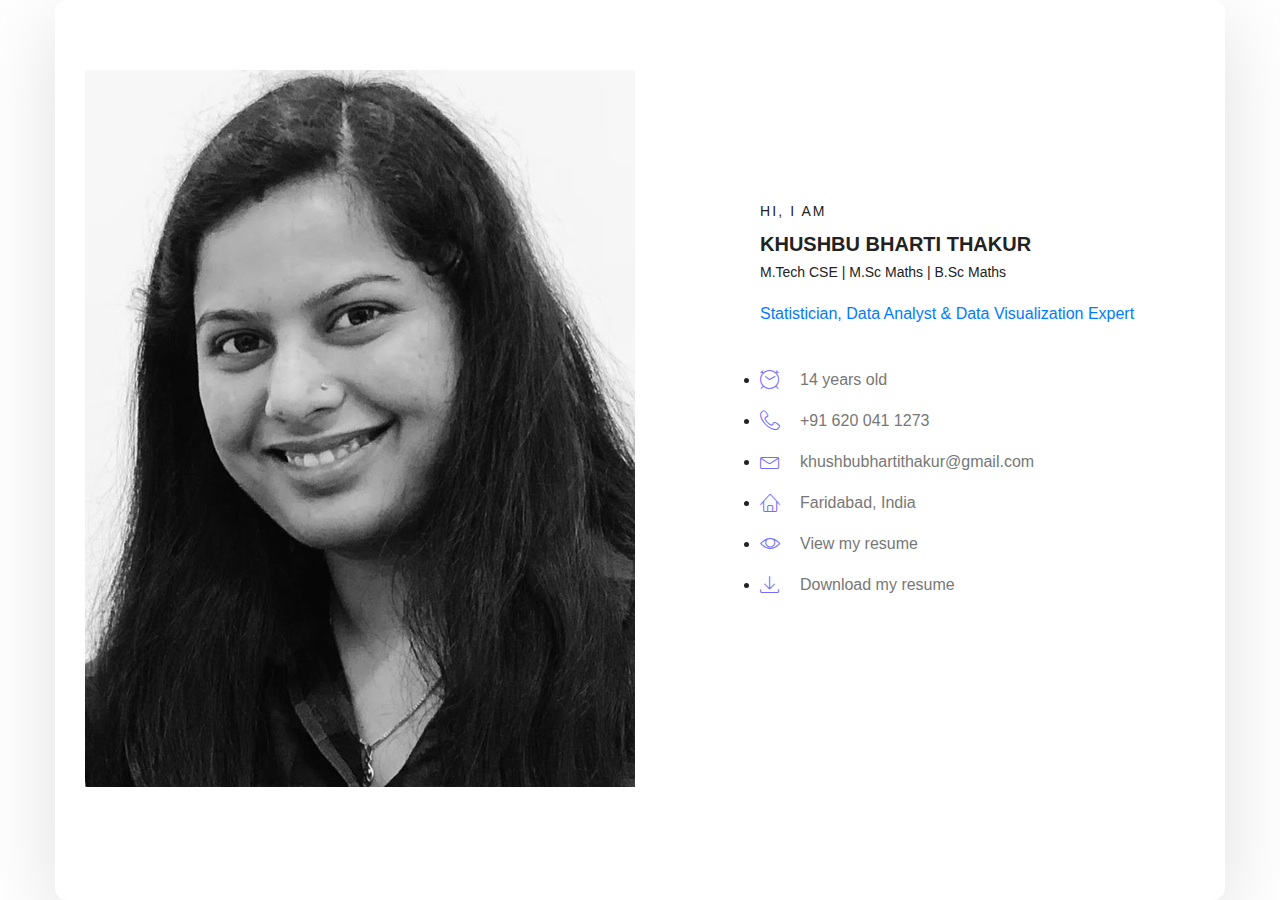
<file: index.html>
<!doctype html>
<html lang="en">

<head>
    <!-- Required meta tags -->
    <meta charset="utf-8">
    <meta name="viewport" content="width=device-width, initial-scale=1, shrink-to-fit=no">
    <link rel="icon" href="img/favicon.png" type="image/png">
    <title>Khushbu Bharti Thakur</title>
    <!-- Bootstrap CSS -->
    <link rel="stylesheet" href="css/bootstrap.css">
    <link rel="stylesheet" href="vendors/linericon/style.css">
    <!-- main css -->
    <link rel="stylesheet" href="css/style.css">
    <link rel="stylesheet" href="css/responsive.css">
</head>

<body>
    <!--================Header Menu Area =================-->
    <section class="home_banner_area">
        <div class="container box_1620">
            <div class="banner_inner d-flex align-items-center">
                <div class="banner_content">
                    <div class="media">
                        <div class="d-flex">
                            <img src="khushbu-bharti-thakur.jpg" 
				 style="margin-top: 40px;width: 100%;filter: grayscale(1);" 
				 alt="Khushbu Bharti Thakur">
                        </div>
                        <div class="media-body">
                            <div class="personal_text">
                                <h6>Hi, I am</h6>
                                <h1 style="font-size: 20px;">KHUSHBU BHARTI THAKUR</h1>
                                <h2>M.Tech CSE | M.Sc Maths | B.Sc Maths</h2>
                                <p>
					<a href="https://www.upwork.com/freelancers/~0146d62a1d0ee522a9?s=1110580752008335360" target="_blank">
						Statistician, Data Analyst & Data Visualization Expert
					</a>
				</p>
                                <ul class="list basic_info" style="padding:0">
                                    <li><a href"javascript:void(0)"><i class="lnr lnr-clock"></i> <span id="myage"></span> years old</a></li>
                                    <li><a href"javascript:void(0)"><i class="lnr lnr-phone-handset"></i> +91 620 041 1273</a></li>
                                    <li><a href"javascript:void(0)"><i class="lnr lnr-envelope"></i> khushbubhartithakur@gmail.com</a></li>
                                    <li><a href"javascript:void(0)"> <i class="lnr lnr-home"></i> Faridabad, India</a></li>
				    <li><a href="/resume"><i class="lnr lnr-eye"></i>View my resume</a></li>
				    <li><a href="/resume"><i class="lnr lnr-download"></i>Download my resume</a></li>
				</ul>
                            </div>
                        </div>
                    </div>
                </div>
            </div>
        </div>
    </section>
</body>
<script>
function init() {
  writeYears("myage", 0, Age());

}

function Age() {
  var birthday = new Date(1996, 11, 26), //Year, month-1 , day.
    today = new Date(),
    one_year = 1000 * 60 * 60 * 24 * 365;
  return Math.floor((today.getTime() - birthday.getTime()) / one_year);
}

function writeYears(id, current, maximum) {
  document.getElementById(id).innerHTML = current;

  if (current < maximum) {
    setTimeout(function() {
      writeYears(id, ++current, maximum);
    }, Math.sin(current / maximum) * 200);
  }
}
init()
</script>

</html>
</file>
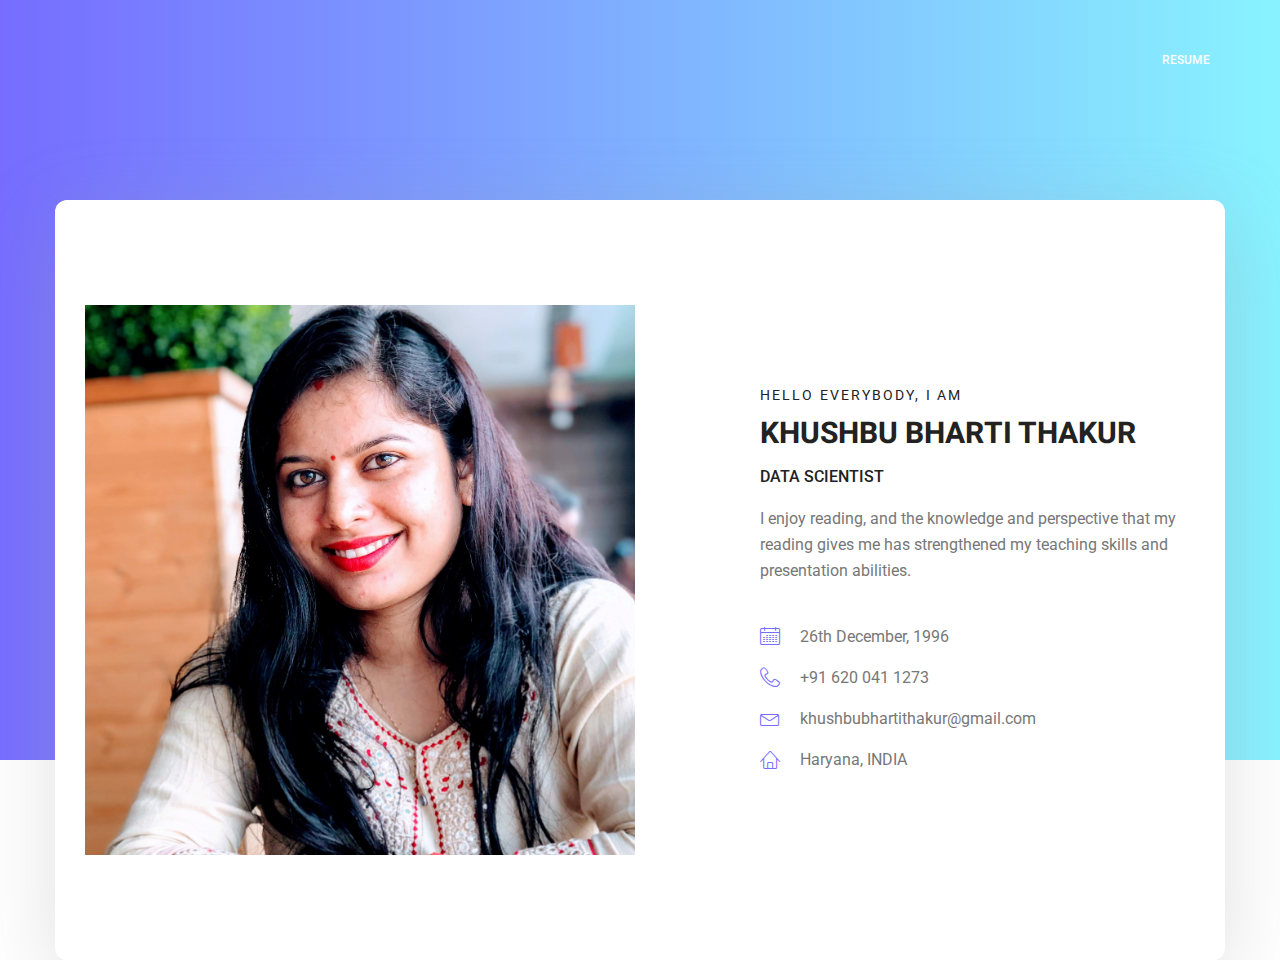
<file: meetme/index.html>
<!doctype html>
<html lang="en">

<head>
    <!-- Required meta tags -->
    <meta charset="utf-8">
    <meta name="viewport" content="width=device-width, initial-scale=1, shrink-to-fit=no">
    <link rel="icon" href="img/favicon.png" type="image/png">
    <title>MeetMe Personal</title>
    <!-- Bootstrap CSS -->
    <link rel="stylesheet" href="css/bootstrap.css">
    <link rel="stylesheet" href="vendors/linericon/style.css">
    <link rel="stylesheet" href="css/font-awesome.min.css">
    <link rel="stylesheet" href="vendors/owl-carousel/owl.carousel.min.css">
    <link rel="stylesheet" href="vendors/lightbox/simpleLightbox.css">
    <link rel="stylesheet" href="vendors/nice-select/css/nice-select.css">
    <link rel="stylesheet" href="vendors/animate-css/animate.css">
    <link rel="stylesheet" href="vendors/popup/magnific-popup.css">
    <link rel="stylesheet" href="vendors/flaticon/flaticon.css">
    <!-- main css -->
    <link rel="stylesheet" href="css/style.css">
    <link rel="stylesheet" href="css/responsive.css">
</head>

<body>

    <!--================Header Menu Area =================-->
    <header class="header_area">
        <div class="main_menu">
            <nav class="navbar navbar-expand-lg navbar-light">
                <div class="container box_1620">
                    <!-- Brand and toggle get grouped for better mobile display -->
                    <!-- <a class="navbar-brand logo_h" href="index.html"><img src="img/logo.png" alt=""></a>
                    <button class="navbar-toggler" type="button" data-toggle="collapse" data-target="#navbarSupportedContent" aria-controls="navbarSupportedContent" aria-expanded="false" aria-label="Toggle navigation">
							<span class="icon-bar"></span>
							<span class="icon-bar"></span>
							<span class="icon-bar"></span>
						</button> -->
                    <!-- Collect the nav links, forms, and other content for toggling -->
                    <div class="collapse navbar-collapse offset" id="navbarSupportedContent">
                        <ul class="nav navbar-nav menu_nav ml-auto">
                            <!-- <li class="nav-item active"><a class="nav-link" href="index.html">Home</a></li>
                            <li class="nav-item"><a class="nav-link" href="about-us.html">About</a></li>
                            <li class="nav-item"><a class="nav-link" href="services.html">Services</a></li>
                            <li class="nav-item submenu dropdown">
                                <a href="#" class="nav-link dropdown-toggle" data-toggle="dropdown" role="button" aria-haspopup="true" aria-expanded="false">Pages</a>
                                <ul class="dropdown-menu">
                                    <li class="nav-item"><a class="nav-link" href="portfolio.html">Portfolio</a></li>
                                    <li class="nav-item"><a class="nav-link" href="elements.html">Elements</a></li>
                                </ul>
                            </li>
                            <li class="nav-item submenu dropdown">
                                <a href="#" class="nav-link dropdown-toggle" data-toggle="dropdown" role="button" aria-haspopup="true" aria-expanded="false">Blog</a>
                                <ul class="dropdown-menu">
                                    <li class="nav-item"><a class="nav-link" href="blog.html">Blog</a></li>
                                    <li class="nav-item"><a class="nav-link" href="single-blog.html">Blog Details</a></li>
                                </ul>
                            </li> -->
                            <li class="nav-item"><a class="nav-link" href="resume/index.html">resume</a></li>
                        </ul>
                    </div>
                </div>
            </nav>
        </div>
    </header>
    <!--================Header Menu Area =================-->
    <section class="home_banner_area">
        <div class="container box_1620">
            <div class="banner_inner d-flex align-items-center">
                <div class="banner_content">
                    <div class="media">
                        <div class="d-flex">
                            <img src="IMG_3918.jpg" style="height: 550px; width: 550px;" alt="">
                        </div>
                        <div class="media-body">
                            <div class="personal_text">
                                <h6>Hello Everybody, i am</h6>
                                <h3 style="font-size: 30px;">KHUSHBU BHARTI THAKUR</h3>
                                <h4>DATA SCIENTIST</h4>
                                <p>I enjoy reading, and the knowledge and perspective that my reading gives me has strengthened my teaching skills and presentation abilities.</p>
                                <ul class="list basic_info">
                                    <li><a href="#"><i class="lnr lnr-calendar-full"></i> 26th December, 1996</a></li>
                                    <li><a href="#"><i class="lnr lnr-phone-handset"></i> +91 620 041 1273</a></li>
                                    <li><a href="#"><i class="lnr lnr-envelope"></i> khushbubhartithakur@gmail.com</a></li>
                                    <li><a href="#"><i class="lnr lnr-home"></i> Haryana, INDIA</a></li>
                                </ul>
                                <!-- <ul class="list personal_social">
                                    <li><a href="#"><i class="fa fa-facebook"></i></a></li>
                                    <li><a href="#"><i class="fa fa-twitter"></i></a></li>
                                    <li><a href="#"><i class="fa fa-linkedin"></i></a></li>
                                </ul> -->
                            </div>
                        </div>
                    </div>
                </div>
            </div>
        </div>
    </section>
</body>

</html>
</file>
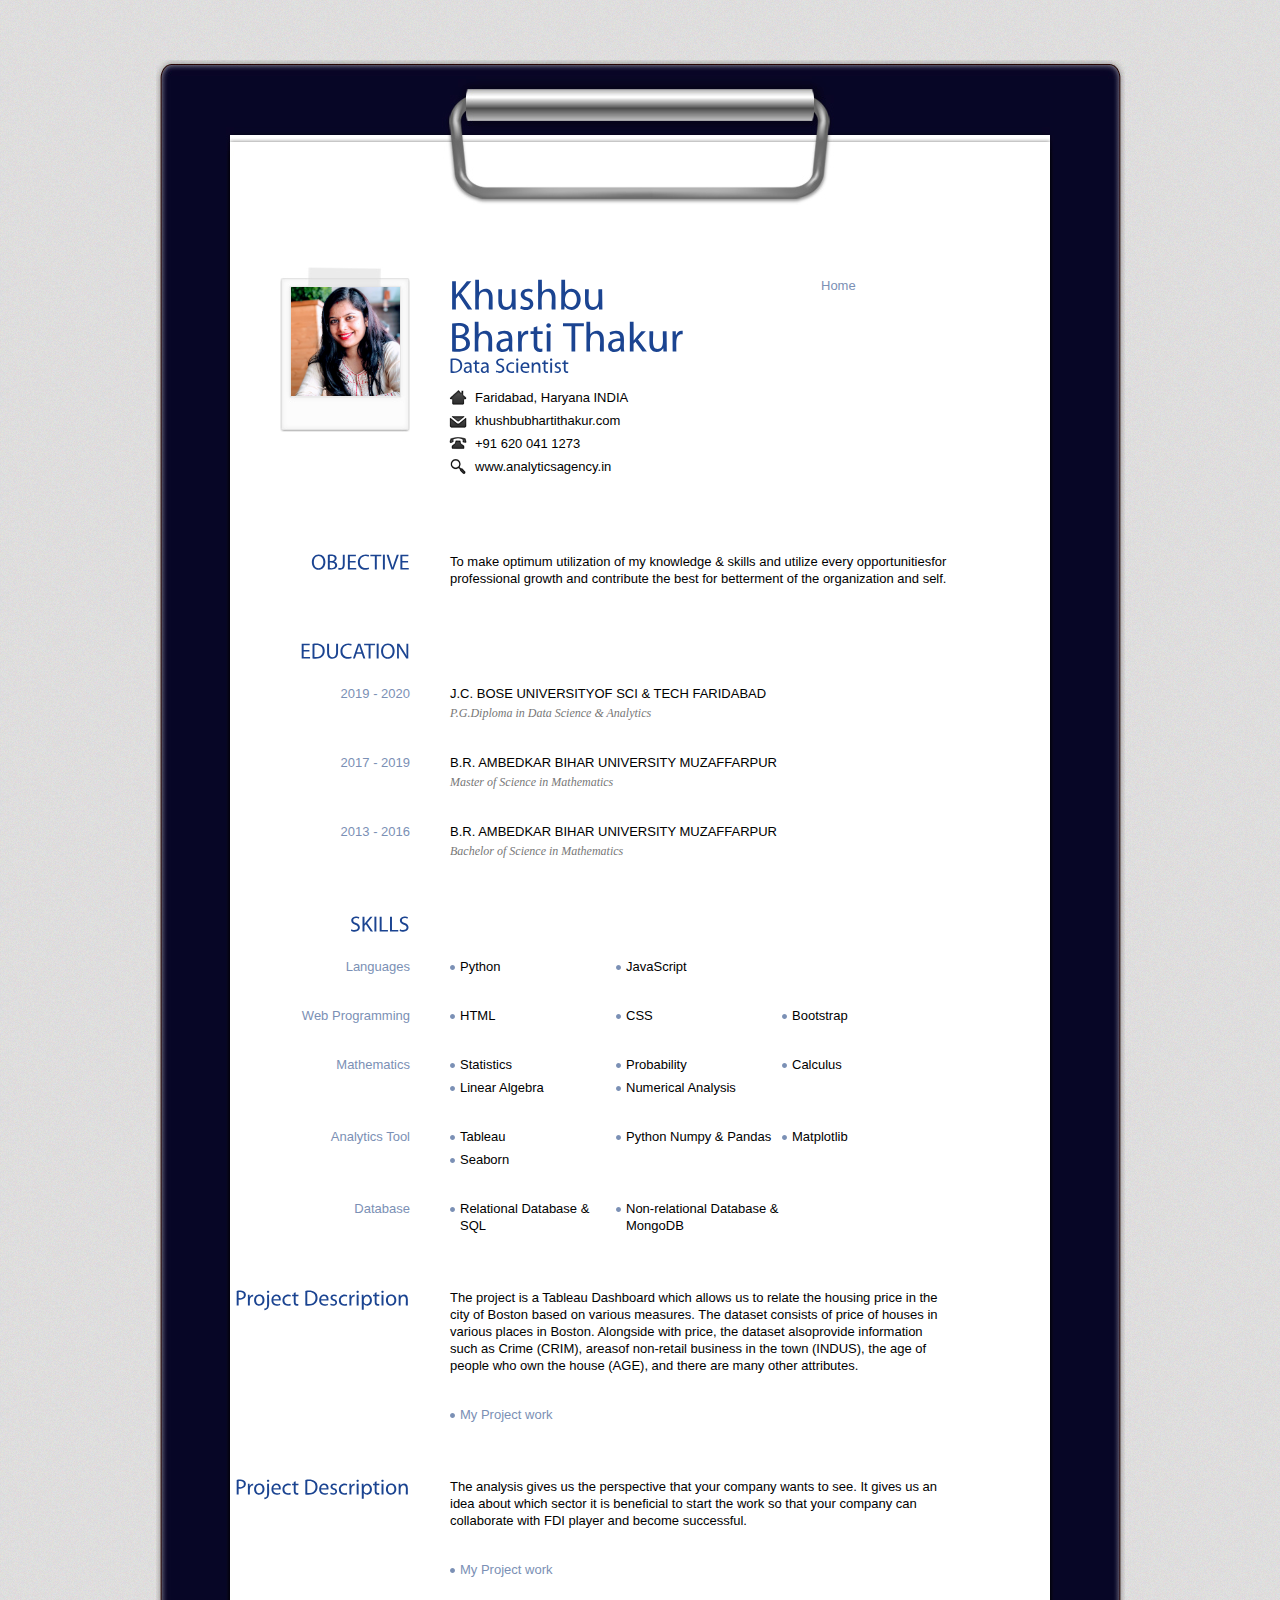
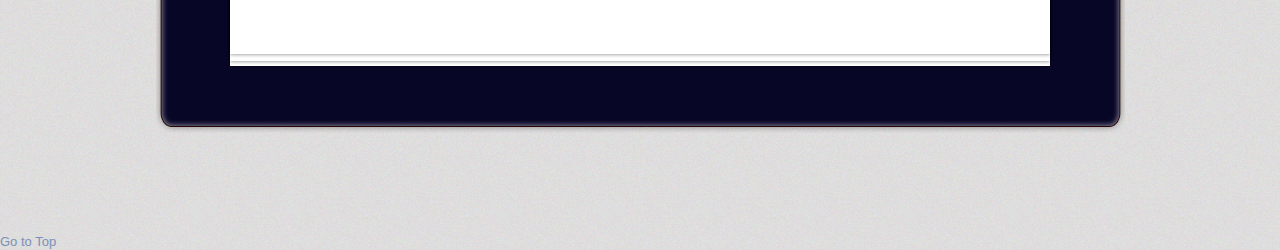
<file: meetme/resume/index.html>
<!DOCTYPE html PUBLIC "-//W3C//DTD XHTML 1.0 Transitional//EN" "http://www.w3.org/TR/xhtml1/DTD/xhtml1-transitional.dtd">
<html xmlns="http://www.w3.org/1999/xhtml">

<head>
    <meta http-equiv="Content-Type" content="text/html; charset=UTF-8" />
    <title>Resume</title>
    <link type="text/css" rel="stylesheet" href="css/blue.css" />
    <link type="text/css" rel="stylesheet" href="css/print.css" media="print" />
    <!--[if IE 7]>
<link href="css/ie7.css" rel="stylesheet" type="text/css" />
<![endif]-->
    <!--[if IE 6]>
<link href="css/ie6.css" rel="stylesheet" type="text/css" />
<![endif]-->
    <script type="text/javascript" src="js/jquery-1.4.2.min.js"></script>
    <script type="text/javascript" src="js/jquery.tipsy.js"></script>
    <script type="text/javascript" src="js/cufon.yui.js"></script>
    <script type="text/javascript" src="js/scrollTo.js"></script>
    <script type="text/javascript" src="js/myriad.js"></script>
    <script type="text/javascript" src="js/jquery.colorbox.js"></script>
    <script type="text/javascript" src="js/custom.js"></script>
    <script type="text/javascript">
        Cufon.replace('h1,h2');
    </script>
</head>

<body>
    <!-- Begin Wrapper -->
    <div id="wrapper">
        <div class="wrapper-top"></div>
        <div class="wrapper-mid">
            <!-- Begin Paper -->
            <div id="paper">
                <div class="paper-top"></div>
                <div id="paper-mid">
                    <div class="entry">
                        <!-- Begin Image -->
                        <img class="portrait" src="../IMG_3918.jpg" alt=" Khushbu Bharti " />
                        <!-- End Image -->
                        <!-- Begin Personal Information -->
                        <div class="self ">
                            <h1 class="name ">Khushbu Bharti Thakur <br />
                                <span>Data Scientist</span></h1>
                            <ul>
                                <li class="ad ">Faridabad, Haryana INDIA</li>
                                <li class="mail ">khushbubhartithakur.com</li>
                                <li class="tel ">+91 620 041 1273</li>
                                <li class="web ">www.analyticsagency.in</li>
                            </ul>
                        </div>
                        <!-- End Personal Information -->
                        <!-- Begin Social -->
                        <div class="social ">
                            <ul>
                                <!-- <li>
                                    <a class='north' href="# " title="Download .pdf "><img src="images/icn-save.jpg " alt="Download the pdf version " /></a>
                                </li>
                                <li>
                                    <a class='north' href="javascript:window.print() " title="Print "><img src="images/icn-print.jpg " alt=" " /></a>
                                </li>
                                <li>
                                    <a class='north' id="contact " href="contact/index.html " title="Contact Me "><img src="images/icn-contact.jpg " alt=" " /></a>
                                </li>
                                <li>
                                    <a class='north' href="# " title="Follow me on Twitter "><img src="images/icn-twitter.jpg " alt=" " /></a>
                                </li> -->
                                <li>
                                    <a href="../index.html ">Home</a>
                                </li>
                            </ul>
                        </div>
                        <!-- End Social -->
                    </div>
                    <!-- Begin 1st Row -->
                    <div class="entry ">
                        <h2>OBJECTIVE</h2>
                        <p>To make optimum utilization of my knowledge & skills and utilize every opportunitiesfor professional growth and contribute the best for betterment of the organization and self.</p>
                    </div>
                    <!-- End 1st Row -->
                    <!-- Begin 2nd Row -->
                    <div class="entry ">
                        <h2>EDUCATION</h2>
                        <div class="content ">
                            <h3>2019 - 2020</h3>
                            <p>J.C. BOSE UNIVERSITYOF SCI & TECH FARIDABAD <br />
                                <em>P.G.Diploma in Data Science & Analytics</em></p>
                        </div>
                        <div class="content ">
                            <h3>2017 - 2019</h3>
                            <p>B.R. AMBEDKAR BIHAR UNIVERSITY MUZAFFARPUR<br />
                                <em>Master of Science in Mathematics</em></p>
                        </div>
                        <div class="content ">
                            <h3>2013 - 2016</h3>
                            <p>B.R. AMBEDKAR BIHAR UNIVERSITY MUZAFFARPUR<br />
                                <em>Bachelor of Science in Mathematics</em></p>
                        </div>
                    </div>
                    <!-- End 2nd Row -->
                    <!-- Begin 3rd Row -->
                    <!-- <div class="entry ">
                        <h2>EXPERIENCE</h2>
                        <div class="content ">
                            <h3>May 2009 - Feb 2010</h3>
                            <p>Agency Creative, London <br />
                                <em>Senior Web Designer</em></p>
                            <ul class="info ">
                                <li>Vestibulum eu ante massa, sed rhoncus velit.</li>
                                <li>Pellentesque at lectus in <a href="# ">libero dapibus</a> cursus. Sed arcu ipsum, varius at ultricies acuro, tincidunt iaculis diam.</li>
                            </ul>
                        </div>
                        <div class="content ">
                            <h3>Jun 2007 - May 2009</h3>
                            <p>Junior Web Designer <br />
                                <em>Bachelor of Science in Graphic Design</em></p>
                            <ul class="info ">
                                <li>Sed fermentum sollicitudin interdum. Etiam imperdiet sapien in dolor rhoncus a semper tortor posuere. </li>
                                <li>Pellentesque at lectus in libero dapibus cursus. Sed arcu ipsum, varius at ultricies acuro, tincidunt iaculis diam.</li>
                            </ul>
                        </div>
                    </div> -->
                    <!-- End 3rd Row -->
                    <!-- Begin 4th Row -->
                    <div class="entry ">
                        <h2>SKILLS</h2>
                        <div class="content ">
                            <h3>Languages</h3>
                            <ul class="skills ">
                                <li>Python</li>
                                <li>JavaScript</li>
                            </ul>
                        </div>
                        <div class="content ">
                            <h3>Web Programming</h3>
                            <ul class="skills ">
                                <li>HTML</li>
                                <li>CSS</li>
                                <li>Bootstrap</li>
                            </ul>
                        </div>
                        <div class="content ">
                            <h3>Mathematics</h3>
                            <ul class="skills ">
                                <li>Statistics</li>
                                <li>Probability</li>
                                <li>Calculus</li>
                                <li>Linear Algebra</li>
                                <li>Numerical Analysis</li>
                            </ul>
                        </div>
                        <div class="content ">
                            <h3>Analytics Tool</h3>
                            <ul class="skills ">
                                <li>Tableau</li>
                                <li>Python Numpy & Pandas</li>
                                <li>Matplotlib</li>
                                <li>Seaborn</li>
                            </ul>
                        </div>
                        <div class="content ">
                            <h3>Database</h3>
                            <ul class="skills ">
                                <li>Relational Database & SQL</li>
                                <li>Non-relational Database & MongoDB</li>
                            </ul>
                        </div>

                    </div>
                    <!-- End 4th Row -->

                    <!-- Begin 5th Row -->
                    <!-- <div class="entry ">
                        <h2>WORKS</h2>
                        <ul class="works ">
                            <li>
                                <a href="images/1.jpg " rel="gallery " title="Lorem ipsum dolor sit amet. "><img src="images/image.jpg " alt=" " /></a>
                            </li>
                            <li>
                                <a href="images/2.jpg " rel="gallery " title="Lorem ipsum dolor sit amet. "><img src="images/image.jpg " alt=" " /></a>
                            </li>
                            <li>
                                <a href="images/3.jpg " rel="gallery " title="Lorem ipsum dolor sit amet. "><img src="images/image.jpg " alt=" " /></a>
                            </li>
                            <li>
                                <a href="images/1.jpg " rel="gallery " title="Lorem ipsum dolor sit amet. "><img src="images/image.jpg " alt=" " /></a>
                            </li>
                            <li>
                                <a href="images/2.jpg " rel="gallery " title="Lorem ipsum dolor sit amet. "><img src="images/image.jpg " alt=" " /></a>
                            </li>
                            <li>
                                <a href="images/3.jpg " rel="gallery " title="Lorem ipsum dolor sit amet. "><img src="images/image.jpg " alt=" " /></a>
                            </li>
                            <li>
                                <a href="images/1.jpg " rel="gallery " title="Lorem ipsum dolor sit amet. "><img src="images/image.jpg " alt=" " /></a>
                            </li>
                            <li>
                                <a href="images/1.jpg " rel="gallery " title="Lorem ipsum dolor sit amet. "><img src="images/image.jpg " alt=" " /></a>
                            </li>
                        </ul>
                    </div> -->
                    <!-- Begin 5th Row -->

                    <div class="entry ">
                        <h2>Project Description</h2>
                        <p>The project is a Tableau Dashboard which allows us to relate the housing price in the city of Boston based on various measures. The dataset consists of price of houses in various places in Boston. Alongside with price, the dataset
                            alsoprovide information such as Crime (CRIM), areasof non-retail business in the town (INDUS), the age of people who own the house (AGE), and there are many other attributes.
                        </p>
                        <div class="content ">
                            <h3></h3>
                            <ul class="skills ">
                                <li><a href="https://tinyurl.com/tg3ryjf">My Project work</a></li>
                            </ul>
                        </div>
                    </div>
                    <div class="entry ">
                        <h2>Project Description</h2>
                        <p>The analysis gives us the perspective that your company wants to see. It gives us an idea about which sector it is beneficial to start the work so that your company can collaborate with FDI player and become successful.
                        </p>
                        <div class="content ">
                            <h3></h3>
                            <ul class="skills ">
                                <li><a href="https://public.tableau.com/profile/khushbu.bharti.thakur">My Project work</a></li>
                            </ul>
                        </div>
                    </div>
                </div>
                <div class="clear "></div>
                <div class="paper-bottom "></div>
            </div>
            <!-- End Paper -->
        </div>
        <div class="wrapper-bottom "></div>
    </div>
    <div id="message "><a href="#top " id="top-link ">Go to Top</a></div>
    <!-- End Wrapper -->
</body>

</html>
</file>
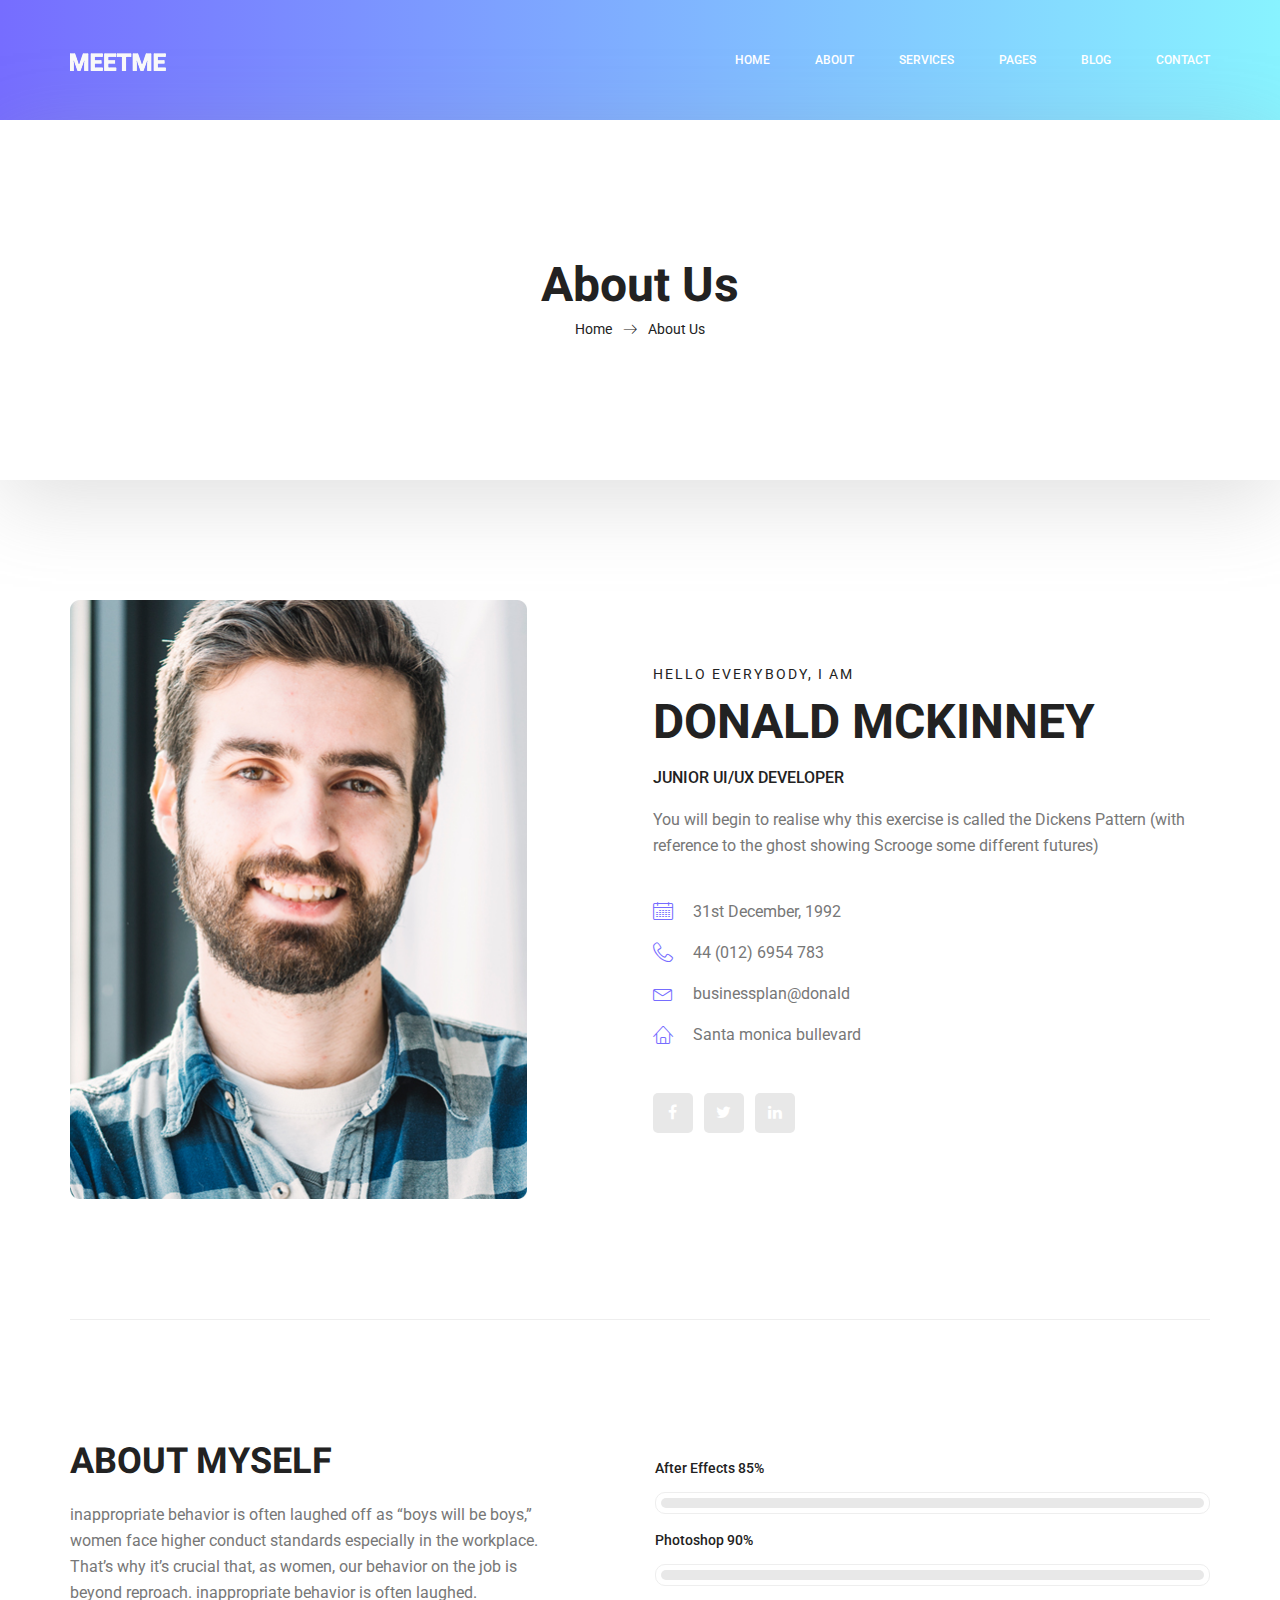
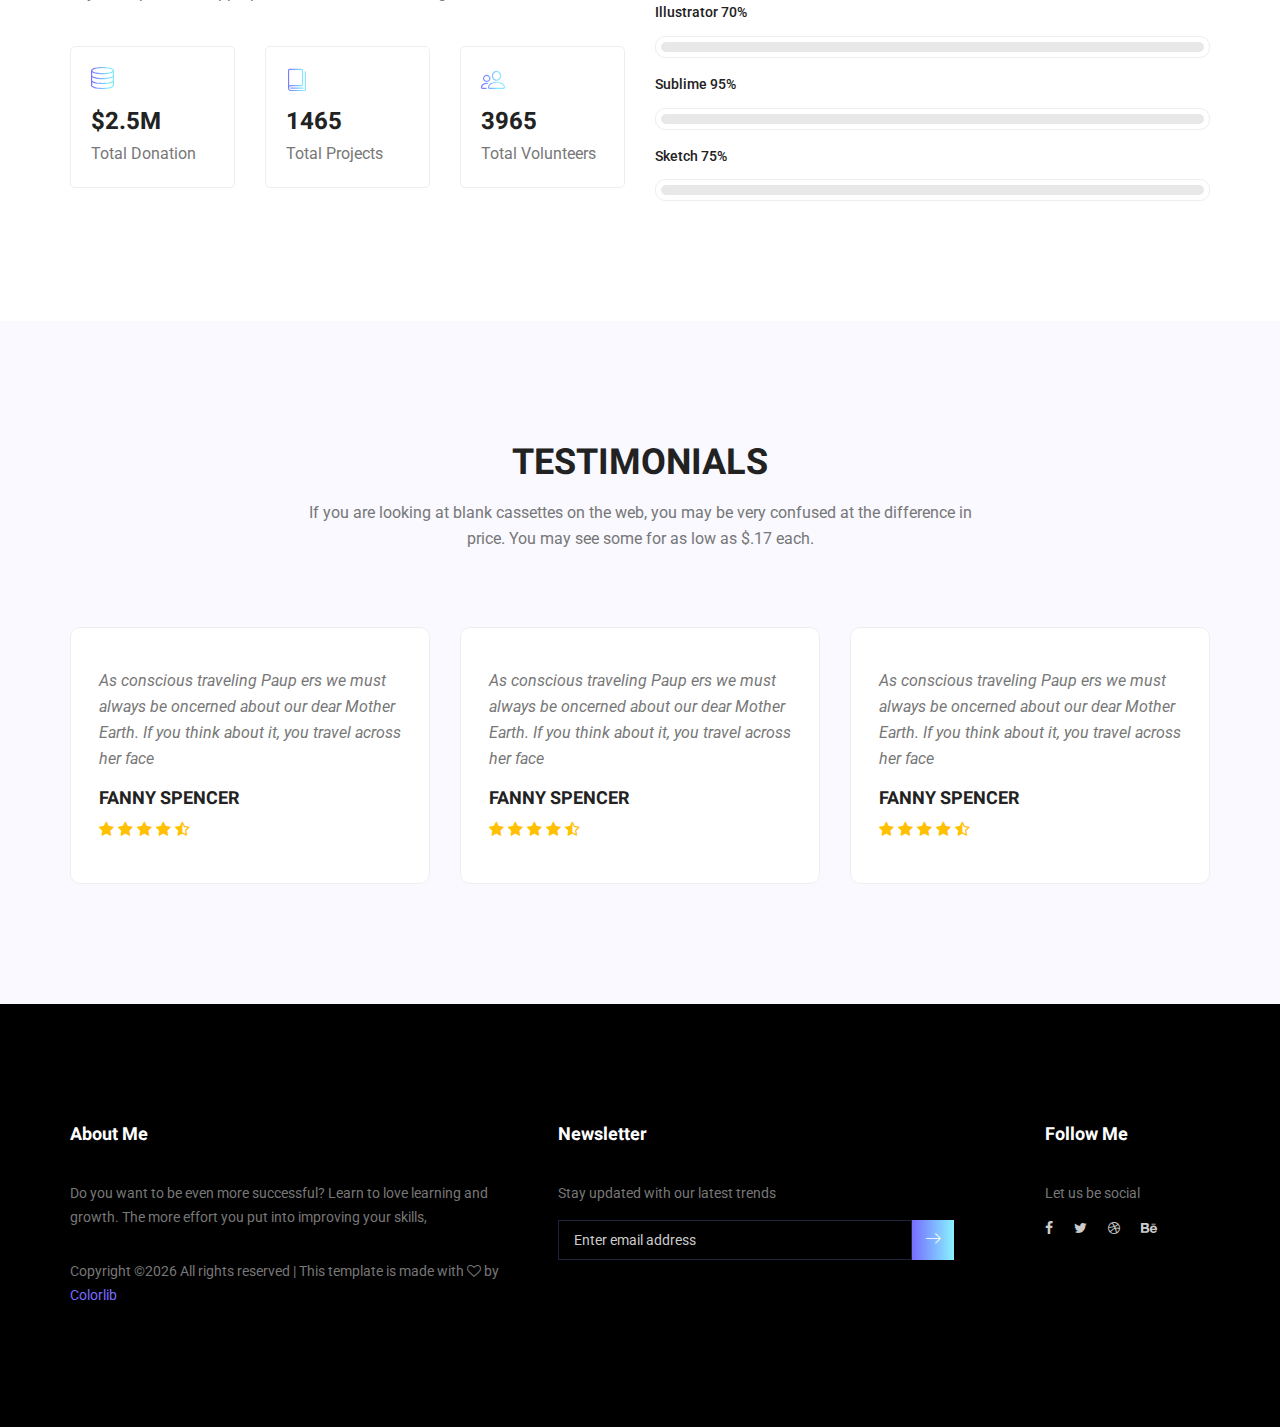
<file: meetme/about-us.html>
<!doctype html>
<html lang="en">
    <head>
        <!-- Required meta tags -->
        <meta charset="utf-8">
        <meta name="viewport" content="width=device-width, initial-scale=1, shrink-to-fit=no">
        <link rel="icon" href="img/favicon.png" type="image/png">
        <title>MeetMe Personal</title>
        <!-- Bootstrap CSS -->
        <link rel="stylesheet" href="css/bootstrap.css">
        <link rel="stylesheet" href="vendors/linericon/style.css">
        <link rel="stylesheet" href="css/font-awesome.min.css">
        <link rel="stylesheet" href="vendors/owl-carousel/owl.carousel.min.css">
        <link rel="stylesheet" href="vendors/lightbox/simpleLightbox.css">
        <link rel="stylesheet" href="vendors/nice-select/css/nice-select.css">
        <link rel="stylesheet" href="vendors/animate-css/animate.css">
        <link rel="stylesheet" href="vendors/popup/magnific-popup.css">
        <!-- main css -->
        <link rel="stylesheet" href="css/style.css">
        <link rel="stylesheet" href="css/responsive.css">
    </head>
    <body>
        
        <!--================Header Menu Area =================-->
        <header class="header_area">
            <div class="main_menu">
            	<nav class="navbar navbar-expand-lg navbar-light">
					<div class="container box_1620">
						<!-- Brand and toggle get grouped for better mobile display -->
						<a class="navbar-brand logo_h" href="index.html"><img src="img/logo.png" alt=""></a>
						<button class="navbar-toggler" type="button" data-toggle="collapse" data-target="#navbarSupportedContent" aria-controls="navbarSupportedContent" aria-expanded="false" aria-label="Toggle navigation">
							<span class="icon-bar"></span>
							<span class="icon-bar"></span>
							<span class="icon-bar"></span>
						</button>
						<!-- Collect the nav links, forms, and other content for toggling -->
						<div class="collapse navbar-collapse offset" id="navbarSupportedContent">
							<ul class="nav navbar-nav menu_nav ml-auto">
								<li class="nav-item active"><a class="nav-link" href="index.html">Home</a></li> 
								<li class="nav-item"><a class="nav-link" href="about-us.html">About</a></li> 
								<li class="nav-item"><a class="nav-link" href="services.html">Services</a></li> 
								<li class="nav-item submenu dropdown">
									<a href="#" class="nav-link dropdown-toggle" data-toggle="dropdown" role="button" aria-haspopup="true" aria-expanded="false">Pages</a>
									<ul class="dropdown-menu">
										<li class="nav-item"><a class="nav-link" href="portfolio.html">Portfolio</a></li>
										<li class="nav-item"><a class="nav-link" href="elements.html">Elements</a></li>
									</ul>
								</li> 
								<li class="nav-item submenu dropdown">
									<a href="#" class="nav-link dropdown-toggle" data-toggle="dropdown" role="button" aria-haspopup="true" aria-expanded="false">Blog</a>
									<ul class="dropdown-menu">
										<li class="nav-item"><a class="nav-link" href="blog.html">Blog</a></li>
										<li class="nav-item"><a class="nav-link" href="single-blog.html">Blog Details</a></li>
									</ul>
								</li> 
								<li class="nav-item"><a class="nav-link" href="contact.html">Contact</a></li>
							</ul>
						</div> 
					</div>
            	</nav>
            </div>
        </header>
        <!--================Header Menu Area =================-->
        
        <!--================Home Banner Area =================-->
        <section class="banner_area">
            <div class="box_1620">
				<div class="banner_inner d-flex align-items-center">
					<div class="container">
						<div class="banner_content text-center">
							<h2>About Us</h2>
							<div class="page_link">
								<a href="index.html">Home</a>
								<a href="about-us.html">About Us</a>
							</div>
						</div>
					</div>
				</div>
            </div>
        </section>
        <!--================End Home Banner Area =================-->
        
        
        <!--================Home Banner Area =================-->
        <section class="profile_area">
           	<div class="container">
           		<div class="profile_inner p_120">
					<div class="row">
						<div class="col-lg-5">
							<img class="img-fluid" src="img/personal-2.jpg" alt="">
						</div>
						<div class="col-lg-7">
							<div class="personal_text">
								<h6>Hello Everybody, i am</h6>
								<h3>Donald McKinney</h3>
								<h4>Junior UI/UX Developer</h4>
								<p>You will begin to realise why this exercise is called the Dickens Pattern (with reference to the ghost showing Scrooge some different futures)</p>
								<ul class="list basic_info">
									<li><a href="#"><i class="lnr lnr-calendar-full"></i> 31st December, 1992</a></li>
									<li><a href="#"><i class="lnr lnr-phone-handset"></i> 44 (012) 6954 783</a></li>
									<li><a href="#"><i class="lnr lnr-envelope"></i> businessplan@donald</a></li>
									<li><a href="#"><i class="lnr lnr-home"></i> Santa monica bullevard</a></li>
								</ul>
								<ul class="list personal_social">
									<li><a href="#"><i class="fa fa-facebook"></i></a></li>
									<li><a href="#"><i class="fa fa-twitter"></i></a></li>
									<li><a href="#"><i class="fa fa-linkedin"></i></a></li>
								</ul>
							</div>
						</div>
					</div>
           		</div>
            </div>
        </section>
        <!--================End Home Banner Area =================-->
        
        <!--================Welcome Area =================-->
        <section class="welcome_area p_120">
        	<div class="container">
        		<div class="row welcome_inner">
        			<div class="col-lg-6">
        				<div class="welcome_text">
        					<h4>About Myself</h4>
        					<p>inappropriate behavior is often laughed off as “boys will be boys,” women face higher conduct standards especially in the workplace. That’s why it’s crucial that, as women, our behavior on the job is beyond reproach. inappropriate behavior is often laughed.</p>
        					<div class="row">
        						<div class="col-md-4">
        							<div class="wel_item">
        								<i class="lnr lnr-database"></i>
        								<h4>$2.5M</h4>
        								<p>Total Donation</p>
        							</div>
        						</div>
        						<div class="col-md-4">
        							<div class="wel_item">
        								<i class="lnr lnr-book"></i>
        								<h4>1465</h4>
        								<p>Total Projects</p>
        							</div>
        						</div>
        						<div class="col-md-4">
        							<div class="wel_item">
        								<i class="lnr lnr-users"></i>
        								<h4>3965</h4>
        								<p>Total Volunteers</p>
        							</div>
        						</div>
        					</div>
        				</div>
        			</div>
        			<div class="col-lg-6">
        				<div class="tools_expert">
        					<div class="skill_main">
								<div class="skill_item">
									<h4>After Effects <span class="counter">85</span>%</h4>
									<div class="progress_br">
										<div class="progress">
											<div class="progress-bar" role="progressbar" aria-valuenow="85" aria-valuemin="0" aria-valuemax="100"></div>
										</div>
									</div>
								</div>
								<div class="skill_item">
									<h4>Photoshop <span class="counter">90</span>%</h4>
									<div class="progress_br">
										<div class="progress">
											<div class="progress-bar" role="progressbar" aria-valuenow="90" aria-valuemin="0" aria-valuemax="100"></div>
										</div>
									</div>
								</div>
								<div class="skill_item">
									<h4>Illustrator <span class="counter">70</span>%</h4>
									<div class="progress_br">
										<div class="progress">
											<div class="progress-bar" role="progressbar" aria-valuenow="70" aria-valuemin="0" aria-valuemax="100"></div>
										</div>
									</div>
								</div>
								<div class="skill_item">
									<h4>Sublime <span class="counter">95</span>%</h4>
									<div class="progress_br">
										<div class="progress">
											<div class="progress-bar" role="progressbar" aria-valuenow="95" aria-valuemin="0" aria-valuemax="100"></div>
										</div>
									</div>
								</div>
								<div class="skill_item">
									<h4>Sketch <span class="counter">75</span>%</h4>
									<div class="progress_br">
										<div class="progress">
											<div class="progress-bar" role="progressbar" aria-valuenow="75" aria-valuemin="0" aria-valuemax="100"></div>
										</div>
									</div>
								</div>
							</div>
        				</div>
        			</div>
        		</div>
        	</div>
        </section>
        <!--================End Welcome Area =================-->
        
        <!--================Testimonials Area =================-->
        <section class="testimonials_area p_120">
        	<div class="container">
        		<div class="main_title">
        			<h2>Testimonials</h2>
        			<p>If you are looking at blank cassettes on the web, you may be very confused at the difference in price. You may see some for as low as $.17 each.</p>
        		</div>
        		<div class="testi_inner">
					<div class="testi_slider owl-carousel">
						<div class="item">
							<div class="testi_item">
								<p>As conscious traveling Paup ers we must always be oncerned about our dear Mother Earth. If you think about it, you travel across her face</p>
								<h4>Fanny Spencer</h4>
								<a href="#"><i class="fa fa-star"></i></a>
								<a href="#"><i class="fa fa-star"></i></a>
								<a href="#"><i class="fa fa-star"></i></a>
								<a href="#"><i class="fa fa-star"></i></a>
								<a href="#"><i class="fa fa-star-half-o"></i></a>
							</div>
						</div>
						<div class="item">
							<div class="testi_item">
								<p>As conscious traveling Paup ers we must always be oncerned about our dear Mother Earth. If you think about it, you travel across her face</p>
								<h4>Fanny Spencer</h4>
								<a href="#"><i class="fa fa-star"></i></a>
								<a href="#"><i class="fa fa-star"></i></a>
								<a href="#"><i class="fa fa-star"></i></a>
								<a href="#"><i class="fa fa-star"></i></a>
								<a href="#"><i class="fa fa-star-half-o"></i></a>
							</div>
						</div>
						<div class="item">
							<div class="testi_item">
								<p>As conscious traveling Paup ers we must always be oncerned about our dear Mother Earth. If you think about it, you travel across her face</p>
								<h4>Fanny Spencer</h4>
								<a href="#"><i class="fa fa-star"></i></a>
								<a href="#"><i class="fa fa-star"></i></a>
								<a href="#"><i class="fa fa-star"></i></a>
								<a href="#"><i class="fa fa-star"></i></a>
								<a href="#"><i class="fa fa-star-half-o"></i></a>
							</div>
						</div>
					</div>
        		</div>
        	</div>
        </section>
        <!--================End Testimonials Area =================-->
        
        <!--================Footer Area =================-->
        <footer class="footer_area p_120">
        	<div class="container">
        		<div class="row footer_inner">
        			<div class="col-lg-5 col-sm-6">
        				<aside class="f_widget ab_widget">
        					<div class="f_title">
        						<h3>About Me</h3>
        					</div>
        					<p>Do you want to be even more successful? Learn to love learning and growth. The more effort you put into improving your skills,</p>
        					<p><!-- Link back to Colorlib can't be removed. Template is licensed under CC BY 3.0. -->
Copyright &copy;<script>document.write(new Date().getFullYear());</script> All rights reserved | This template is made with <i class="fa fa-heart-o" aria-hidden="true"></i> by <a href="https://colorlib.com" target="_blank">Colorlib</a>
<!-- Link back to Colorlib can't be removed. Template is licensed under CC BY 3.0. --></p>
        				</aside>
        			</div>
        			<div class="col-lg-5 col-sm-6">
        				<aside class="f_widget news_widget">
        					<div class="f_title">
        						<h3>Newsletter</h3>
        					</div>
        					<p>Stay updated with our latest trends</p>
        					<div id="mc_embed_signup">
                                <form target="_blank" action="https://spondonit.us12.list-manage.com/subscribe/post?u=1462626880ade1ac87bd9c93a&amp;id=92a4423d01" method="get" class="subscribe_form relative">
                                	<div class="input-group d-flex flex-row">
                                        <input name="EMAIL" placeholder="Enter email address" onfocus="this.placeholder = ''" onblur="this.placeholder = 'Email Address '" required="" type="email">
                                        <button class="btn sub-btn"><span class="lnr lnr-arrow-right"></span></button>		
                                    </div>				
                                    <div class="mt-10 info"></div>
                                </form>
                            </div>
        				</aside>
        			</div>
        			<div class="col-lg-2">
        				<aside class="f_widget social_widget">
        					<div class="f_title">
        						<h3>Follow Me</h3>
        					</div>
        					<p>Let us be social</p>
        					<ul class="list">
        						<li><a href="#"><i class="fa fa-facebook"></i></a></li>
        						<li><a href="#"><i class="fa fa-twitter"></i></a></li>
        						<li><a href="#"><i class="fa fa-dribbble"></i></a></li>
        						<li><a href="#"><i class="fa fa-behance"></i></a></li>
        					</ul>
        				</aside>
        			</div>
        		</div>
        	</div>
        </footer>
        <!--================End Footer Area =================-->
        
        
        
        
        <!-- Optional JavaScript -->
        <!-- jQuery first, then Popper.js, then Bootstrap JS -->
        <script src="js/jquery-3.3.1.min.js"></script>
        <script src="js/popper.js"></script>
        <script src="js/bootstrap.min.js"></script>
        <script src="js/stellar.js"></script>
        <script src="vendors/lightbox/simpleLightbox.min.js"></script>
        <script src="vendors/nice-select/js/jquery.nice-select.min.js"></script>
        <script src="vendors/isotope/imagesloaded.pkgd.min.js"></script>
        <script src="vendors/isotope/isotope.pkgd.min.js"></script>
        <script src="vendors/owl-carousel/owl.carousel.min.js"></script>
        <script src="vendors/popup/jquery.magnific-popup.min.js"></script>
        <script src="js/jquery.ajaxchimp.min.js"></script>
        <script src="vendors/counter-up/jquery.waypoints.min.js"></script>
        <script src="vendors/counter-up/jquery.counterup.min.js"></script>
        <script src="js/mail-script.js"></script>
        <script src="js/theme.js"></script>
    </body>
</html>
</file>
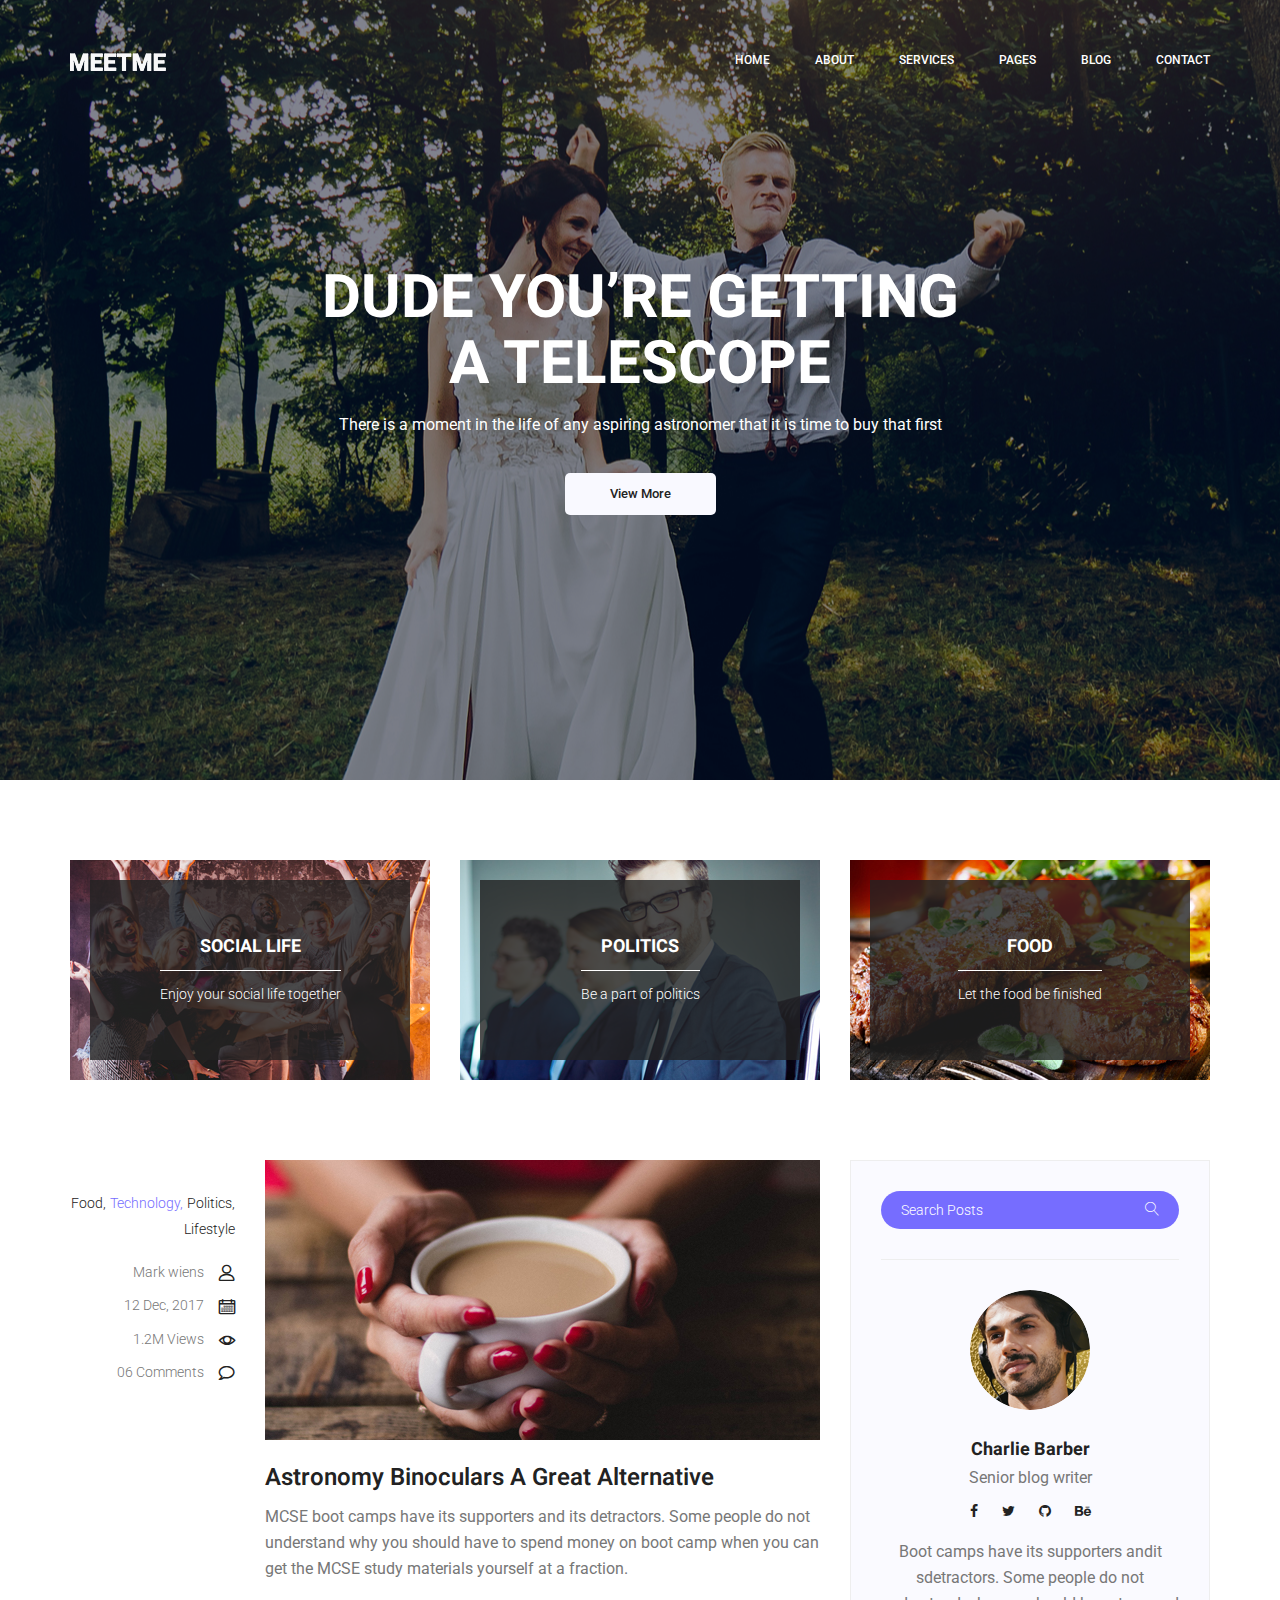
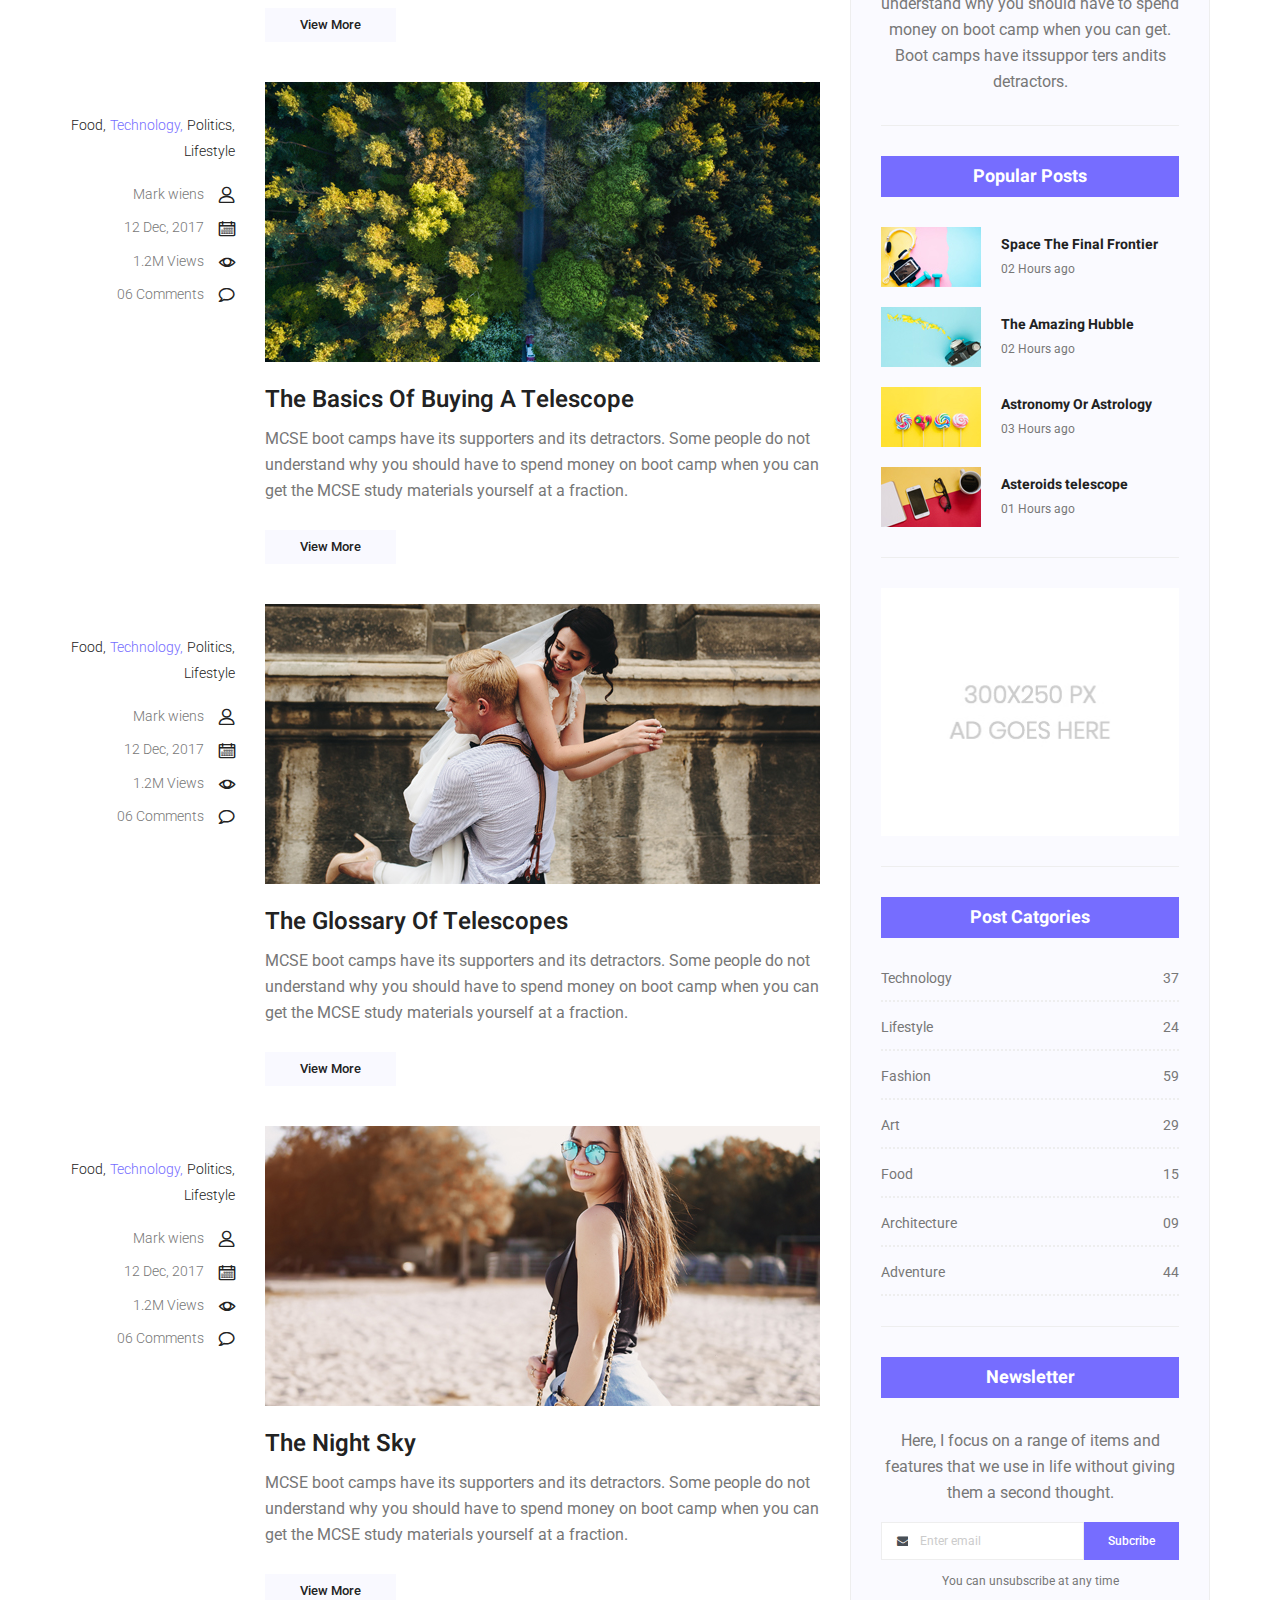
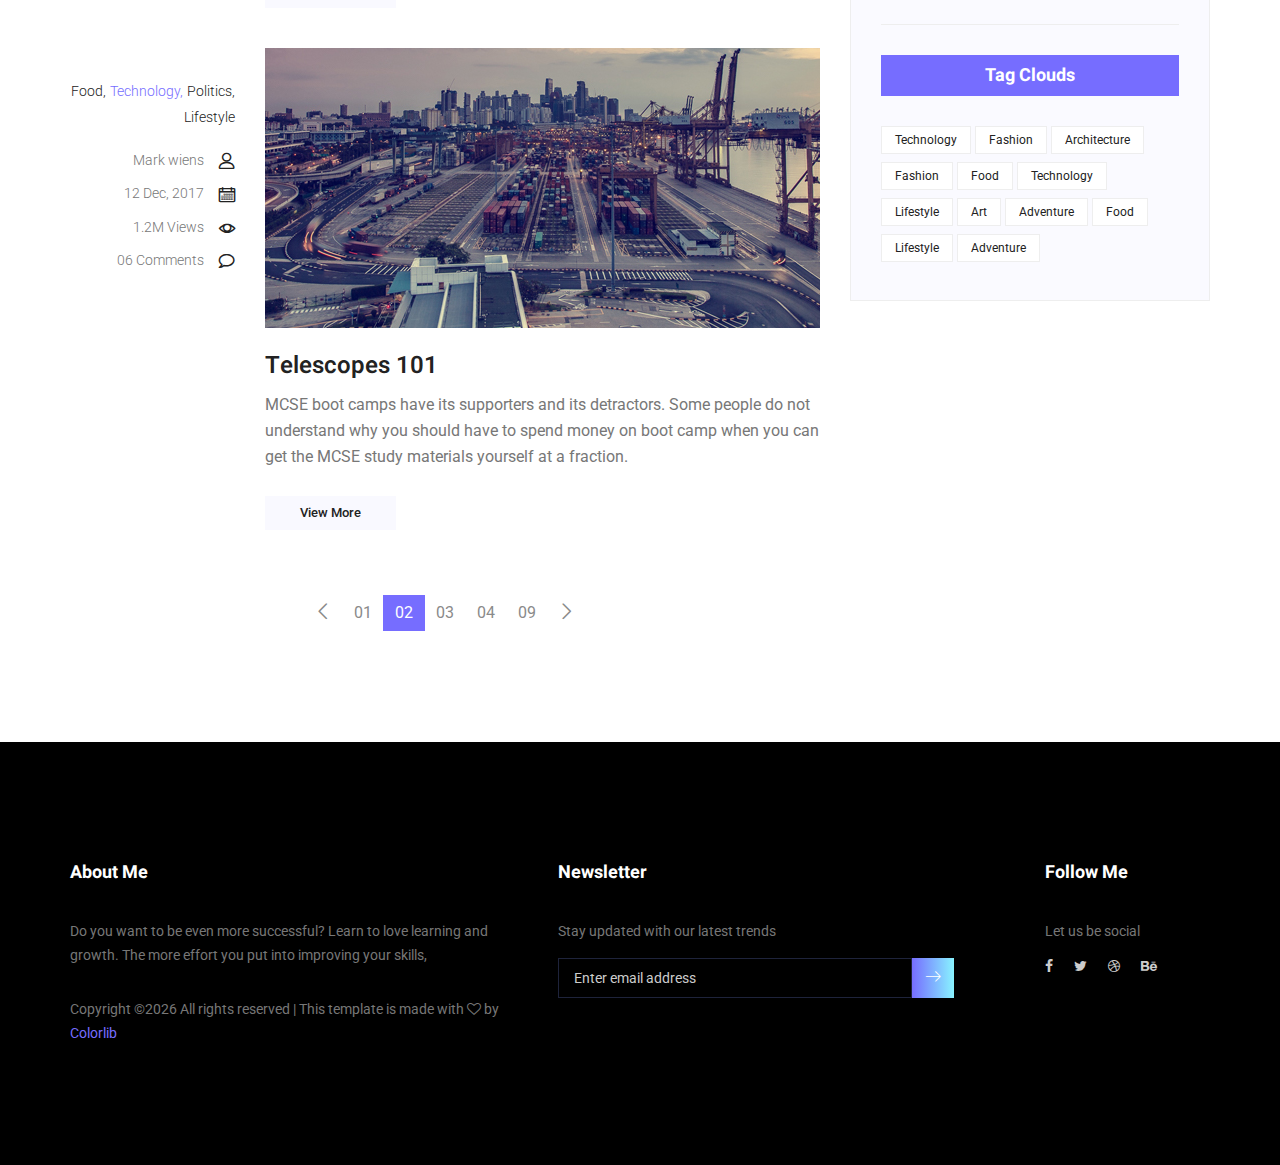
<file: meetme/blog.html>
<!doctype html>
<html lang="en">
    <head>
        <!-- Required meta tags -->
        <meta charset="utf-8">
        <meta name="viewport" content="width=device-width, initial-scale=1, shrink-to-fit=no">
        <link rel="icon" href="img/favicon.png" type="image/png">
        <title>MeetMe Personal</title>
        <!-- Bootstrap CSS -->
        <link rel="stylesheet" href="css/bootstrap.css">
        <link rel="stylesheet" href="vendors/linericon/style.css">
        <link rel="stylesheet" href="css/font-awesome.min.css">
        <link rel="stylesheet" href="vendors/owl-carousel/owl.carousel.min.css">
        <link rel="stylesheet" href="vendors/lightbox/simpleLightbox.css">
        <link rel="stylesheet" href="vendors/nice-select/css/nice-select.css">
        <link rel="stylesheet" href="vendors/animate-css/animate.css">
        <link rel="stylesheet" href="vendors/popup/magnific-popup.css">
        <!-- main css -->
        <link rel="stylesheet" href="css/style.css">
        <link rel="stylesheet" href="css/responsive.css">
    </head>
    <body>
        
        <!--================Header Menu Area =================-->
        <header class="header_area">
            <div class="main_menu">
            	<nav class="navbar navbar-expand-lg navbar-light">
					<div class="container box_1620">
						<!-- Brand and toggle get grouped for better mobile display -->
						<a class="navbar-brand logo_h" href="index.html"><img src="img/logo.png" alt=""></a>
						<button class="navbar-toggler" type="button" data-toggle="collapse" data-target="#navbarSupportedContent" aria-controls="navbarSupportedContent" aria-expanded="false" aria-label="Toggle navigation">
							<span class="icon-bar"></span>
							<span class="icon-bar"></span>
							<span class="icon-bar"></span>
						</button>
						<!-- Collect the nav links, forms, and other content for toggling -->
						<div class="collapse navbar-collapse offset" id="navbarSupportedContent">
							<ul class="nav navbar-nav menu_nav ml-auto">
								<li class="nav-item active"><a class="nav-link" href="index.html">Home</a></li> 
								<li class="nav-item"><a class="nav-link" href="about-us.html">About</a></li> 
								<li class="nav-item"><a class="nav-link" href="services.html">Services</a></li> 
								<li class="nav-item submenu dropdown">
									<a href="#" class="nav-link dropdown-toggle" data-toggle="dropdown" role="button" aria-haspopup="true" aria-expanded="false">Pages</a>
									<ul class="dropdown-menu">
										<li class="nav-item"><a class="nav-link" href="portfolio.html">Portfolio</a></li>
										<li class="nav-item"><a class="nav-link" href="elements.html">Elements</a></li>
									</ul>
								</li> 
								<li class="nav-item submenu dropdown">
									<a href="#" class="nav-link dropdown-toggle" data-toggle="dropdown" role="button" aria-haspopup="true" aria-expanded="false">Blog</a>
									<ul class="dropdown-menu">
										<li class="nav-item"><a class="nav-link" href="blog.html">Blog</a></li>
										<li class="nav-item"><a class="nav-link" href="single-blog.html">Blog Details</a></li>
									</ul>
								</li> 
								<li class="nav-item"><a class="nav-link" href="contact.html">Contact</a></li>
							</ul>
						</div> 
					</div>
            	</nav>
            </div>
        </header>
        <!--================Header Menu Area =================-->
        
        <!--================Home Banner Area =================-->
        <section class="home_banner_area blog_banner">
            <div class="banner_inner d-flex align-items-center">
            	<div class="overlay bg-parallax" data-stellar-ratio="0.9" data-stellar-vertical-offset="0" data-background=""></div>
				<div class="container">
					<div class="blog_b_text text-center">
						<h2>Dude You’re Getting <br /> a Telescope</h2>
						<p>There is a moment in the life of any aspiring astronomer that it is time to buy that first</p>
						<a class="white_bg_btn" href="#">View More</a>
					</div>
				</div>
            </div>
        </section>
        <!--================End Home Banner Area =================-->
        
        <!--================Blog Categorie Area =================-->
        <section class="blog_categorie_area">
            <div class="container">
                <div class="row">
                    <div class="col-lg-4">
                        <div class="categories_post">
                            <img src="img/blog/cat-post/cat-post-3.jpg" alt="post">
                            <div class="categories_details">
                                <div class="categories_text">
                                    <a href="blog-details.html"><h5>Social Life</h5></a>
                                    <div class="border_line"></div>
                                    <p>Enjoy your social life together</p>
                                </div>
                            </div>
                        </div>
                    </div>
                    <div class="col-lg-4">
                        <div class="categories_post">
                            <img src="img/blog/cat-post/cat-post-2.jpg" alt="post">
                            <div class="categories_details">
                                <div class="categories_text">
                                    <a href="blog-details.html"><h5>Politics</h5></a>
                                    <div class="border_line"></div>
                                    <p>Be a part of politics</p>
                                </div>
                            </div>
                        </div>
                    </div>
                    <div class="col-lg-4">
                        <div class="categories_post">
                            <img src="img/blog/cat-post/cat-post-1.jpg" alt="post">
                            <div class="categories_details">
                                <div class="categories_text">
                                    <a href="blog-details.html"><h5>Food</h5></a>
                                    <div class="border_line"></div>
                                    <p>Let the food be finished</p>
                                </div>
                            </div>
                        </div>
                    </div>
                </div>
            </div>
        </section>
        <!--================Blog Categorie Area =================-->
        
        <!--================Blog Area =================-->
        <section class="blog_area">
            <div class="container">
                <div class="row">
                    <div class="col-lg-8">
                        <div class="blog_left_sidebar">
                            <article class="row blog_item">
                               <div class="col-md-3">
                                   <div class="blog_info text-right">
                                        <div class="post_tag">
                                            <a href="#">Food,</a>
                                            <a class="active" href="#">Technology,</a>
                                            <a href="#">Politics,</a>
                                            <a href="#">Lifestyle</a>
                                        </div>
                                        <ul class="blog_meta list">
                                            <li><a href="#">Mark wiens<i class="lnr lnr-user"></i></a></li>
                                            <li><a href="#">12 Dec, 2017<i class="lnr lnr-calendar-full"></i></a></li>
                                            <li><a href="#">1.2M Views<i class="lnr lnr-eye"></i></a></li>
                                            <li><a href="#">06 Comments<i class="lnr lnr-bubble"></i></a></li>
                                        </ul>
                                    </div>
                               </div>
                                <div class="col-md-9">
                                    <div class="blog_post">
                                        <img src="img/blog/main-blog/m-blog-1.jpg" alt="">
                                        <div class="blog_details">
                                            <a href="single-blog.html"><h2>Astronomy Binoculars A Great Alternative</h2></a>
                                            <p>MCSE boot camps have its supporters and its detractors. Some people do not understand why you should have to spend money on boot camp when you can get the MCSE study materials yourself at a fraction.</p>
                                            <a href="single-blog.html" class="white_bg_btn">View More</a>
                                        </div>
                                    </div>
                                </div>
                            </article>
                            <article class="row blog_item">
                               <div class="col-md-3">
                                   <div class="blog_info text-right">
                                        <div class="post_tag">
                                            <a href="#">Food,</a>
                                            <a class="active" href="#">Technology,</a>
                                            <a href="#">Politics,</a>
                                            <a href="#">Lifestyle</a>
                                        </div>
                                        <ul class="blog_meta list">
                                            <li><a href="#">Mark wiens<i class="lnr lnr-user"></i></a></li>
                                            <li><a href="#">12 Dec, 2017<i class="lnr lnr-calendar-full"></i></a></li>
                                            <li><a href="#">1.2M Views<i class="lnr lnr-eye"></i></a></li>
                                            <li><a href="#">06 Comments<i class="lnr lnr-bubble"></i></a></li>
                                        </ul>
                                    </div>
                               </div>
                                <div class="col-md-9">
                                    <div class="blog_post">
                                        <img src="img/blog/main-blog/m-blog-2.jpg" alt="">
                                        <div class="blog_details">
                                            <a href="single-blog.html"><h2>The Basics Of Buying A Telescope</h2></a>
                                            <p>MCSE boot camps have its supporters and its detractors. Some people do not understand why you should have to spend money on boot camp when you can get the MCSE study materials yourself at a fraction.</p>
                                            <a href="single-blog.html" class="white_bg_btn">View More</a>
                                        </div>
                                    </div>
                                </div>
                            </article>
                            <article class="row blog_item">
                               <div class="col-md-3">
                                   <div class="blog_info text-right">
                                        <div class="post_tag">
                                            <a href="#">Food,</a>
                                            <a class="active" href="#">Technology,</a>
                                            <a href="#">Politics,</a>
                                            <a href="#">Lifestyle</a>
                                        </div>
                                        <ul class="blog_meta list">
                                            <li><a href="#">Mark wiens<i class="lnr lnr-user"></i></a></li>
                                            <li><a href="#">12 Dec, 2017<i class="lnr lnr-calendar-full"></i></a></li>
                                            <li><a href="#">1.2M Views<i class="lnr lnr-eye"></i></a></li>
                                            <li><a href="#">06 Comments<i class="lnr lnr-bubble"></i></a></li>
                                        </ul>
                                    </div>
                               </div>
                                <div class="col-md-9">
                                    <div class="blog_post">
                                        <img src="img/blog/main-blog/m-blog-3.jpg" alt="">
                                        <div class="blog_details">
                                            <a href="single-blog.html"><h2>The Glossary Of Telescopes</h2></a>
                                            <p>MCSE boot camps have its supporters and its detractors. Some people do not understand why you should have to spend money on boot camp when you can get the MCSE study materials yourself at a fraction.</p>
                                            <a href="single-blog.html" class="white_bg_btn">View More</a>
                                        </div>
                                    </div>
                                </div>
                            </article>
                            <article class="row blog_item">
                               <div class="col-md-3">
                                   <div class="blog_info text-right">
                                        <div class="post_tag">
                                            <a href="#">Food,</a>
                                            <a class="active" href="#">Technology,</a>
                                            <a href="#">Politics,</a>
                                            <a href="#">Lifestyle</a>
                                        </div>
                                        <ul class="blog_meta list">
                                            <li><a href="#">Mark wiens<i class="lnr lnr-user"></i></a></li>
                                            <li><a href="#">12 Dec, 2017<i class="lnr lnr-calendar-full"></i></a></li>
                                            <li><a href="#">1.2M Views<i class="lnr lnr-eye"></i></a></li>
                                            <li><a href="#">06 Comments<i class="lnr lnr-bubble"></i></a></li>
                                        </ul>
                                    </div>
                               </div>
                                <div class="col-md-9">
                                    <div class="blog_post">
                                        <img src="img/blog/main-blog/m-blog-4.jpg" alt="">
                                        <div class="blog_details">
                                            <a href="single-blog.html"><h2>The Night Sky</h2></a>
                                            <p>MCSE boot camps have its supporters and its detractors. Some people do not understand why you should have to spend money on boot camp when you can get the MCSE study materials yourself at a fraction.</p>
                                            <a href="single-blog.html" class="white_bg_btn">View More</a>
                                        </div>
                                    </div>
                                </div>
                            </article>
                            <article class="row blog_item">
                               <div class="col-md-3">
                                   <div class="blog_info text-right">
                                        <div class="post_tag">
                                            <a href="#">Food,</a>
                                            <a class="active" href="#">Technology,</a>
                                            <a href="#">Politics,</a>
                                            <a href="#">Lifestyle</a>
                                        </div>
                                        <ul class="blog_meta list">
                                            <li><a href="#">Mark wiens<i class="lnr lnr-user"></i></a></li>
                                            <li><a href="#">12 Dec, 2017<i class="lnr lnr-calendar-full"></i></a></li>
                                            <li><a href="#">1.2M Views<i class="lnr lnr-eye"></i></a></li>
                                            <li><a href="#">06 Comments<i class="lnr lnr-bubble"></i></a></li>
                                        </ul>
                                    </div>
                               </div>
                                <div class="col-md-9">
                                    <div class="blog_post">
                                        <img src="img/blog/main-blog/m-blog-5.jpg" alt="">
                                        <div class="blog_details">
                                            <a href="single-blog.html"><h2>Telescopes 101</h2></a>
                                            <p>MCSE boot camps have its supporters and its detractors. Some people do not understand why you should have to spend money on boot camp when you can get the MCSE study materials yourself at a fraction.</p>
                                            <a href="single-blog.html" class="white_bg_btn">View More</a>
                                        </div>
                                    </div>
                                </div>
                            </article>
                            <nav class="blog-pagination justify-content-center d-flex">
		                        <ul class="pagination">
		                            <li class="page-item">
		                                <a href="#" class="page-link" aria-label="Previous">
		                                    <span aria-hidden="true">
		                                        <span class="lnr lnr-chevron-left"></span>
		                                    </span>
		                                </a>
		                            </li>
		                            <li class="page-item"><a href="#" class="page-link">01</a></li>
		                            <li class="page-item active"><a href="#" class="page-link">02</a></li>
		                            <li class="page-item"><a href="#" class="page-link">03</a></li>
		                            <li class="page-item"><a href="#" class="page-link">04</a></li>
		                            <li class="page-item"><a href="#" class="page-link">09</a></li>
		                            <li class="page-item">
		                                <a href="#" class="page-link" aria-label="Next">
		                                    <span aria-hidden="true">
		                                        <span class="lnr lnr-chevron-right"></span>
		                                    </span>
		                                </a>
		                            </li>
		                        </ul>
		                    </nav>
                        </div>
                    </div>
                    <div class="col-lg-4">
                        <div class="blog_right_sidebar">
                            <aside class="single_sidebar_widget search_widget">
                                <div class="input-group">
                                    <input type="text" class="form-control" placeholder="Search Posts">
                                    <span class="input-group-btn">
                                        <button class="btn btn-default" type="button"><i class="lnr lnr-magnifier"></i></button>
                                    </span>
                                </div><!-- /input-group -->
                                <div class="br"></div>
                            </aside>
                            <aside class="single_sidebar_widget author_widget">
                                <img class="author_img rounded-circle" src="img/blog/author.png" alt="">
                                <h4>Charlie Barber</h4>
                                <p>Senior blog writer</p>
                                <div class="social_icon">
                                    <a href="#"><i class="fa fa-facebook"></i></a>
                                    <a href="#"><i class="fa fa-twitter"></i></a>
                                    <a href="#"><i class="fa fa-github"></i></a>
                                    <a href="#"><i class="fa fa-behance"></i></a>
                                </div>
                                <p>Boot camps have its supporters andit sdetractors. Some people do not understand why you should have to spend money on boot camp when you can get. Boot camps have itssuppor ters andits detractors.</p>
                                <div class="br"></div>
                            </aside>
                            <aside class="single_sidebar_widget popular_post_widget">
                                <h3 class="widget_title">Popular Posts</h3>
                                <div class="media post_item">
                                    <img src="img/blog/popular-post/post1.jpg" alt="post">
                                    <div class="media-body">
                                        <a href="blog-details.html"><h3>Space The Final Frontier</h3></a>
                                        <p>02 Hours ago</p>
                                    </div>
                                </div>
                                <div class="media post_item">
                                    <img src="img/blog/popular-post/post2.jpg" alt="post">
                                    <div class="media-body">
                                        <a href="blog-details.html"><h3>The Amazing Hubble</h3></a>
                                        <p>02 Hours ago</p>
                                    </div>
                                </div>
                                <div class="media post_item">
                                    <img src="img/blog/popular-post/post3.jpg" alt="post">
                                    <div class="media-body">
                                        <a href="blog-details.html"><h3>Astronomy Or Astrology</h3></a>
                                        <p>03 Hours ago</p>
                                    </div>
                                </div>
                                <div class="media post_item">
                                    <img src="img/blog/popular-post/post4.jpg" alt="post">
                                    <div class="media-body">
                                        <a href="blog-details.html"><h3>Asteroids telescope</h3></a>
                                        <p>01 Hours ago</p>
                                    </div>
                                </div>
                                <div class="br"></div>
                            </aside>
                            <aside class="single_sidebar_widget ads_widget">
                                <a href="#"><img class="img-fluid" src="img/blog/add.jpg" alt=""></a>
                                <div class="br"></div>
                            </aside>
                            <aside class="single_sidebar_widget post_category_widget">
                                <h4 class="widget_title">Post Catgories</h4>
                                <ul class="list cat-list">
                                    <li>
                                        <a href="#" class="d-flex justify-content-between">
                                            <p>Technology</p>
                                            <p>37</p>
                                        </a>
                                    </li>
                                    <li>
                                        <a href="#" class="d-flex justify-content-between">
                                            <p>Lifestyle</p>
                                            <p>24</p>
                                        </a>
                                    </li>
                                    <li>
                                        <a href="#" class="d-flex justify-content-between">
                                            <p>Fashion</p>
                                            <p>59</p>
                                        </a>
                                    </li>
                                    <li>
                                        <a href="#" class="d-flex justify-content-between">
                                            <p>Art</p>
                                            <p>29</p>
                                        </a>
                                    </li>
                                    <li>
                                        <a href="#" class="d-flex justify-content-between">
                                            <p>Food</p>
                                            <p>15</p>
                                        </a>
                                    </li>
                                    <li>
                                        <a href="#" class="d-flex justify-content-between">
                                            <p>Architecture</p>
                                            <p>09</p>
                                        </a>
                                    </li>
                                    <li>
                                        <a href="#" class="d-flex justify-content-between">
                                            <p>Adventure</p>
                                            <p>44</p>
                                        </a>
                                    </li>															
                                </ul>
                                <div class="br"></div>
                            </aside>
                            <aside class="single-sidebar-widget newsletter_widget">
                                <h4 class="widget_title">Newsletter</h4>
                                <p>
                                Here, I focus on a range of items and features that we use in life without
                                giving them a second thought.
                                </p>
                                <div class="form-group d-flex flex-row">
                                    <div class="input-group">
                                        <div class="input-group-prepend">
                                            <div class="input-group-text"><i class="fa fa-envelope" aria-hidden="true"></i></div>
                                        </div>
                                        <input type="text" class="form-control" id="inlineFormInputGroup" placeholder="Enter email" onfocus="this.placeholder = ''" onblur="this.placeholder = 'Enter email'">
                                    </div>
                                    <a href="#" class="bbtns">Subcribe</a>
                                </div>	
                                <p class="text-bottom">You can unsubscribe at any time</p>	
                                <div class="br"></div>							
                            </aside>
                            <aside class="single-sidebar-widget tag_cloud_widget">
                                <h4 class="widget_title">Tag Clouds</h4>
                                <ul class="list">
                                    <li><a href="#">Technology</a></li>
                                    <li><a href="#">Fashion</a></li>
                                    <li><a href="#">Architecture</a></li>
                                    <li><a href="#">Fashion</a></li>
                                    <li><a href="#">Food</a></li>
                                    <li><a href="#">Technology</a></li>
                                    <li><a href="#">Lifestyle</a></li>
                                    <li><a href="#">Art</a></li>
                                    <li><a href="#">Adventure</a></li>
                                    <li><a href="#">Food</a></li>
                                    <li><a href="#">Lifestyle</a></li>
                                    <li><a href="#">Adventure</a></li>
                                </ul>
                            </aside>
                        </div>
                    </div>
                </div>
            </div>
        </section>
        <!--================Blog Area =================-->
        
        <!--================Footer Area =================-->
        <footer class="footer_area p_120">
        	<div class="container">
        		<div class="row footer_inner">
        			<div class="col-lg-5 col-sm-6">
        				<aside class="f_widget ab_widget">
        					<div class="f_title">
        						<h3>About Me</h3>
        					</div>
        					<p>Do you want to be even more successful? Learn to love learning and growth. The more effort you put into improving your skills,</p>
        					<p><!-- Link back to Colorlib can't be removed. Template is licensed under CC BY 3.0. -->
Copyright &copy;<script>document.write(new Date().getFullYear());</script> All rights reserved | This template is made with <i class="fa fa-heart-o" aria-hidden="true"></i> by <a href="https://colorlib.com" target="_blank">Colorlib</a>
<!-- Link back to Colorlib can't be removed. Template is licensed under CC BY 3.0. --></p>
        				</aside>
        			</div>
        			<div class="col-lg-5 col-sm-6">
        				<aside class="f_widget news_widget">
        					<div class="f_title">
        						<h3>Newsletter</h3>
        					</div>
        					<p>Stay updated with our latest trends</p>
        					<div id="mc_embed_signup">
                                <form target="_blank" action="https://spondonit.us12.list-manage.com/subscribe/post?u=1462626880ade1ac87bd9c93a&amp;id=92a4423d01" method="get" class="subscribe_form relative">
                                	<div class="input-group d-flex flex-row">
                                        <input name="EMAIL" placeholder="Enter email address" onfocus="this.placeholder = ''" onblur="this.placeholder = 'Email Address '" required="" type="email">
                                        <button class="btn sub-btn"><span class="lnr lnr-arrow-right"></span></button>		
                                    </div>				
                                    <div class="mt-10 info"></div>
                                </form>
                            </div>
        				</aside>
        			</div>
        			<div class="col-lg-2">
        				<aside class="f_widget social_widget">
        					<div class="f_title">
        						<h3>Follow Me</h3>
        					</div>
        					<p>Let us be social</p>
        					<ul class="list">
        						<li><a href="#"><i class="fa fa-facebook"></i></a></li>
        						<li><a href="#"><i class="fa fa-twitter"></i></a></li>
        						<li><a href="#"><i class="fa fa-dribbble"></i></a></li>
        						<li><a href="#"><i class="fa fa-behance"></i></a></li>
        					</ul>
        				</aside>
        			</div>
        		</div>
        	</div>
        </footer>
        <!--================End Footer Area =================-->
        
        
        
        
        <!-- Optional JavaScript -->
        <!-- jQuery first, then Popper.js, then Bootstrap JS -->
        <script src="js/jquery-3.3.1.min.js"></script>
        <script src="js/popper.js"></script>
        <script src="js/bootstrap.min.js"></script>
        <script src="js/stellar.js"></script>
        <script src="vendors/lightbox/simpleLightbox.min.js"></script>
        <script src="vendors/nice-select/js/jquery.nice-select.min.js"></script>
        <script src="vendors/isotope/imagesloaded.pkgd.min.js"></script>
        <script src="vendors/isotope/isotope.pkgd.min.js"></script>
        <script src="vendors/owl-carousel/owl.carousel.min.js"></script>
        <script src="vendors/popup/jquery.magnific-popup.min.js"></script>
        <script src="js/jquery.ajaxchimp.min.js"></script>
        <script src="vendors/counter-up/jquery.waypoints.min.js"></script>
        <script src="vendors/counter-up/jquery.counterup.min.js"></script>
        <script src="js/mail-script.js"></script>
        <script src="js/theme.js"></script>
    </body>
</html>
</file>
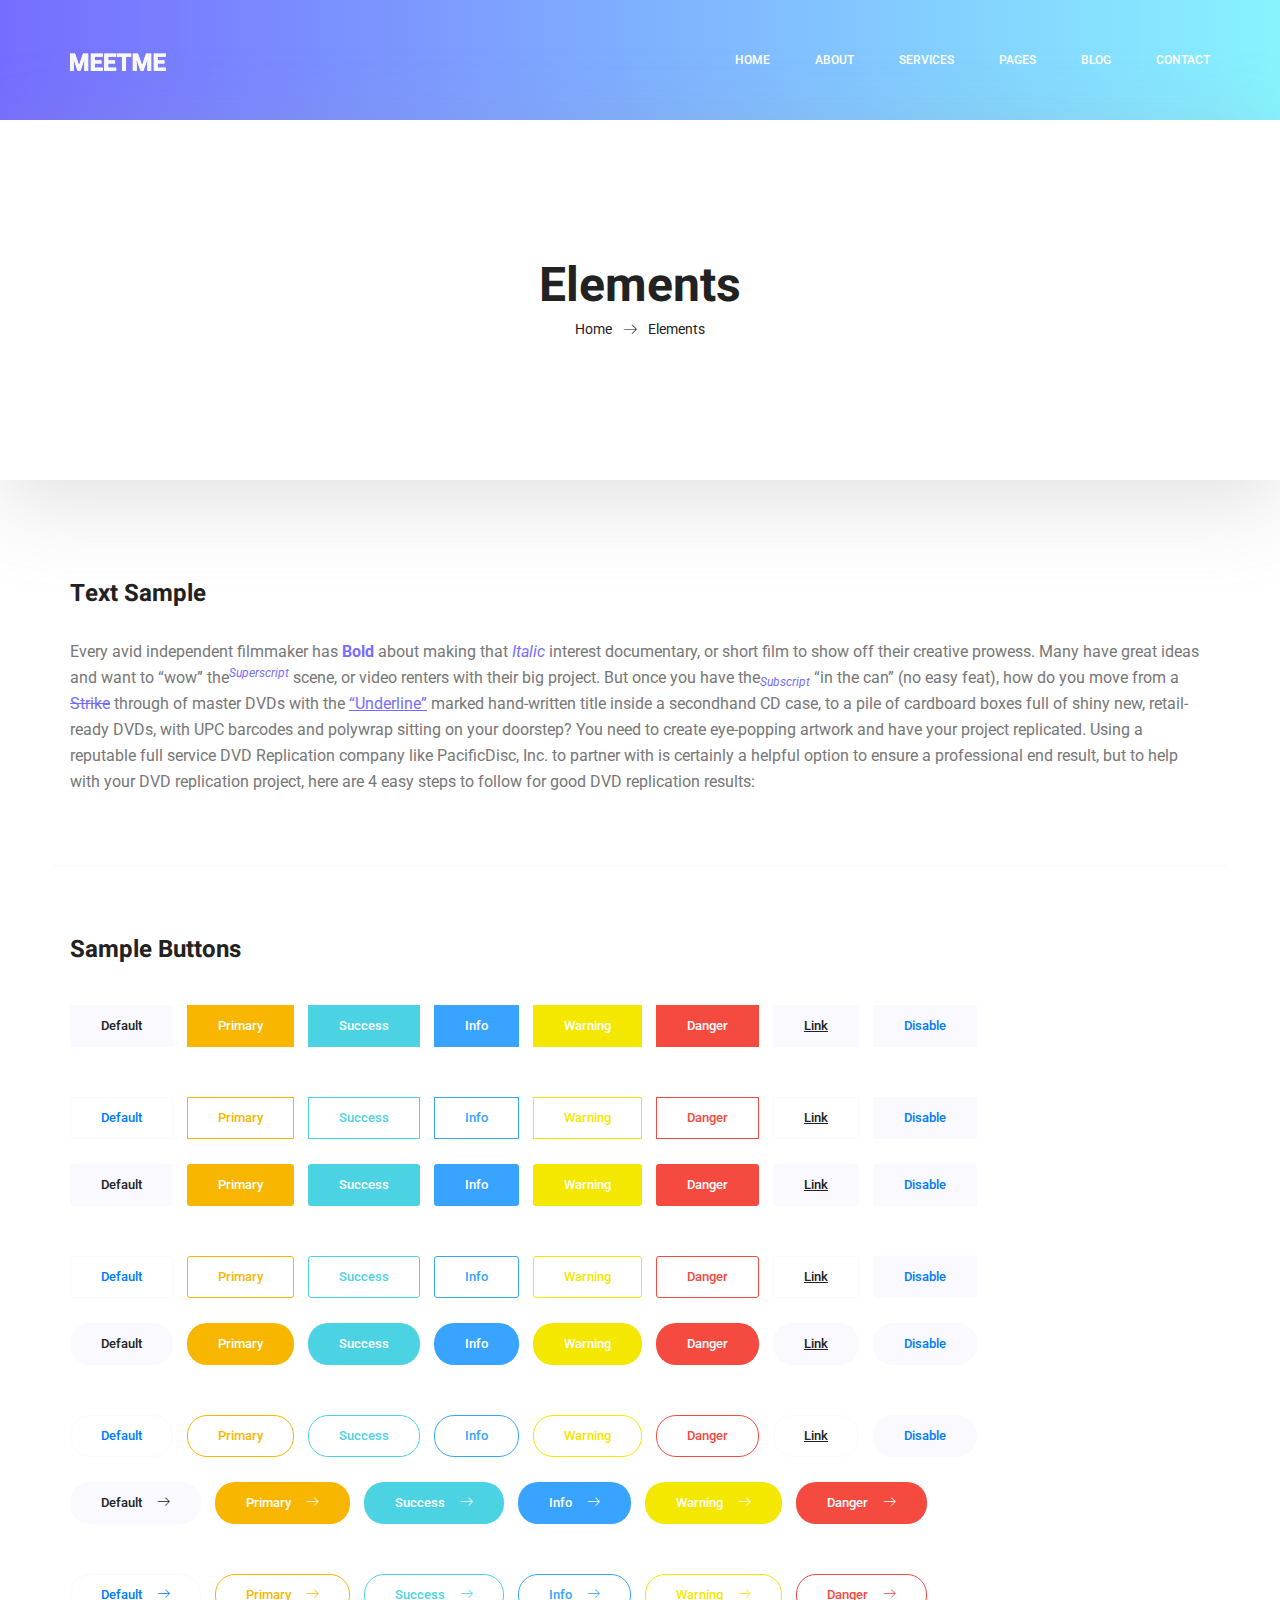
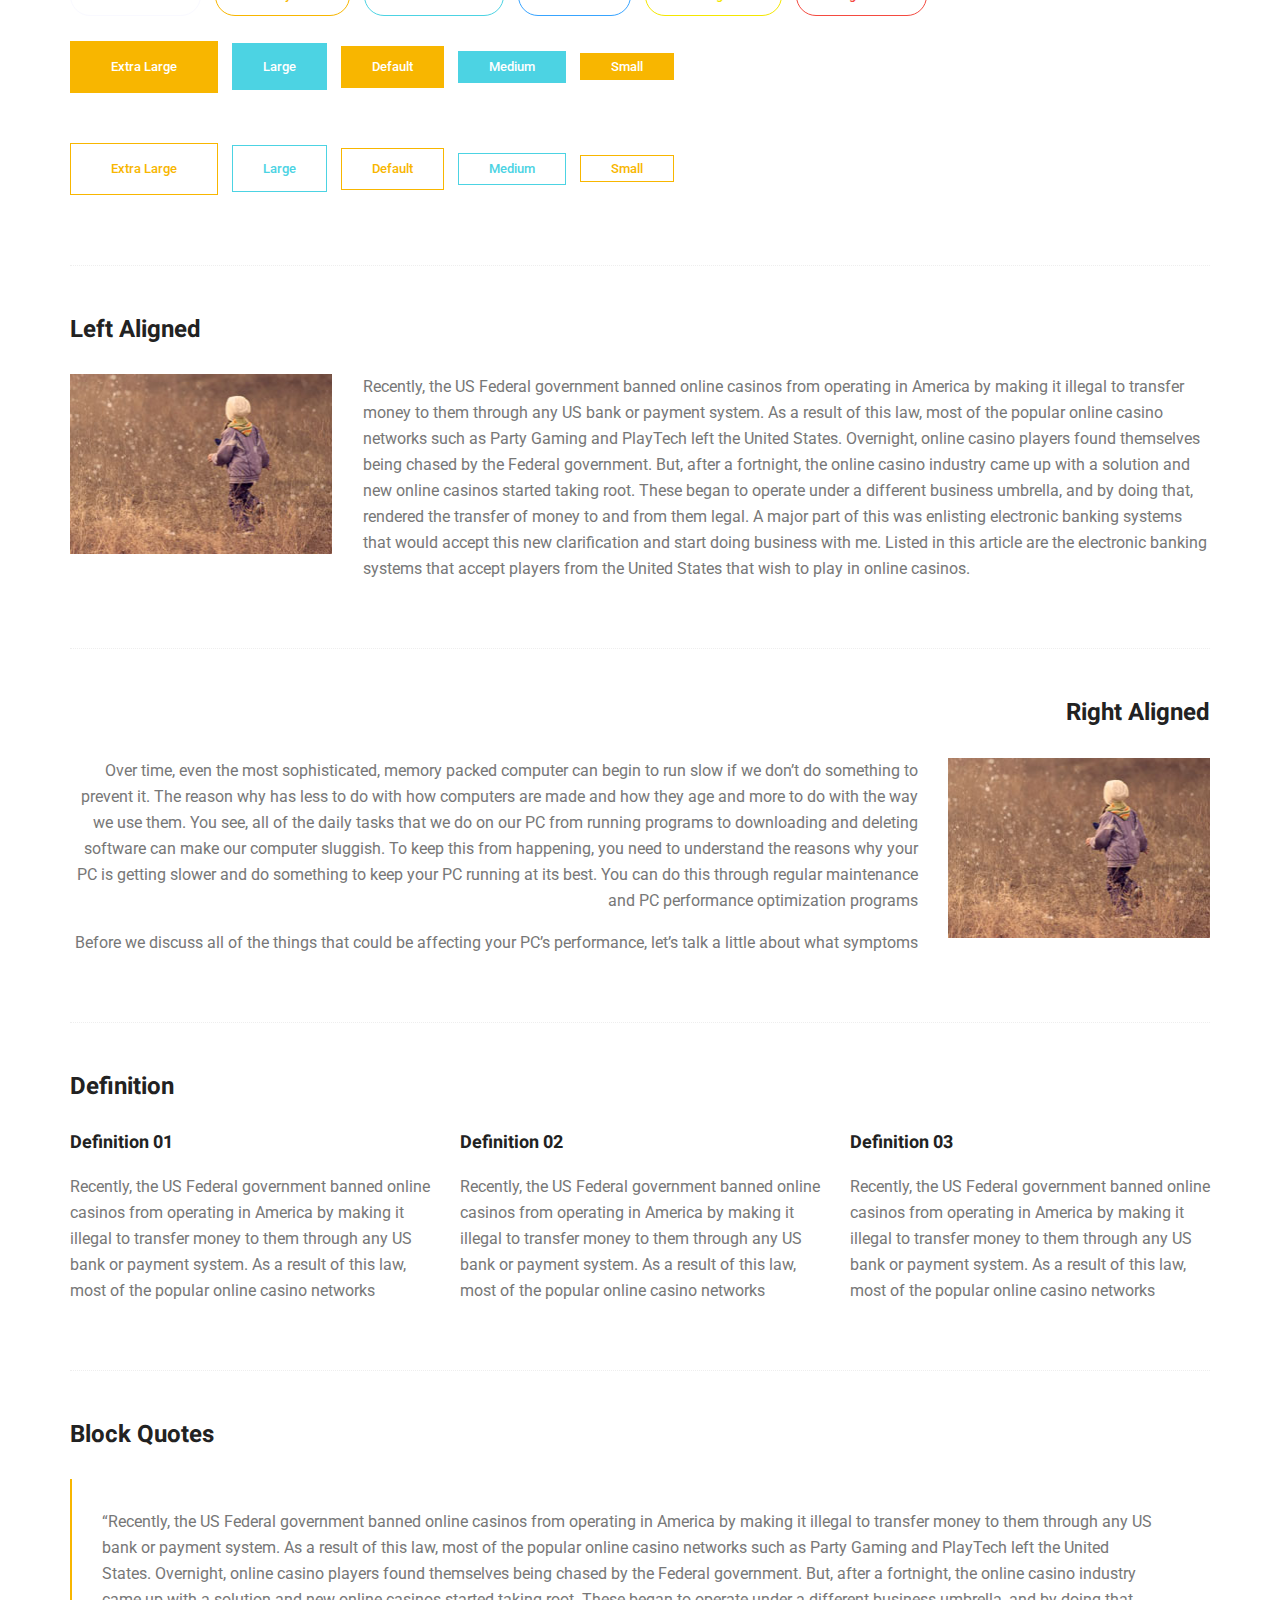
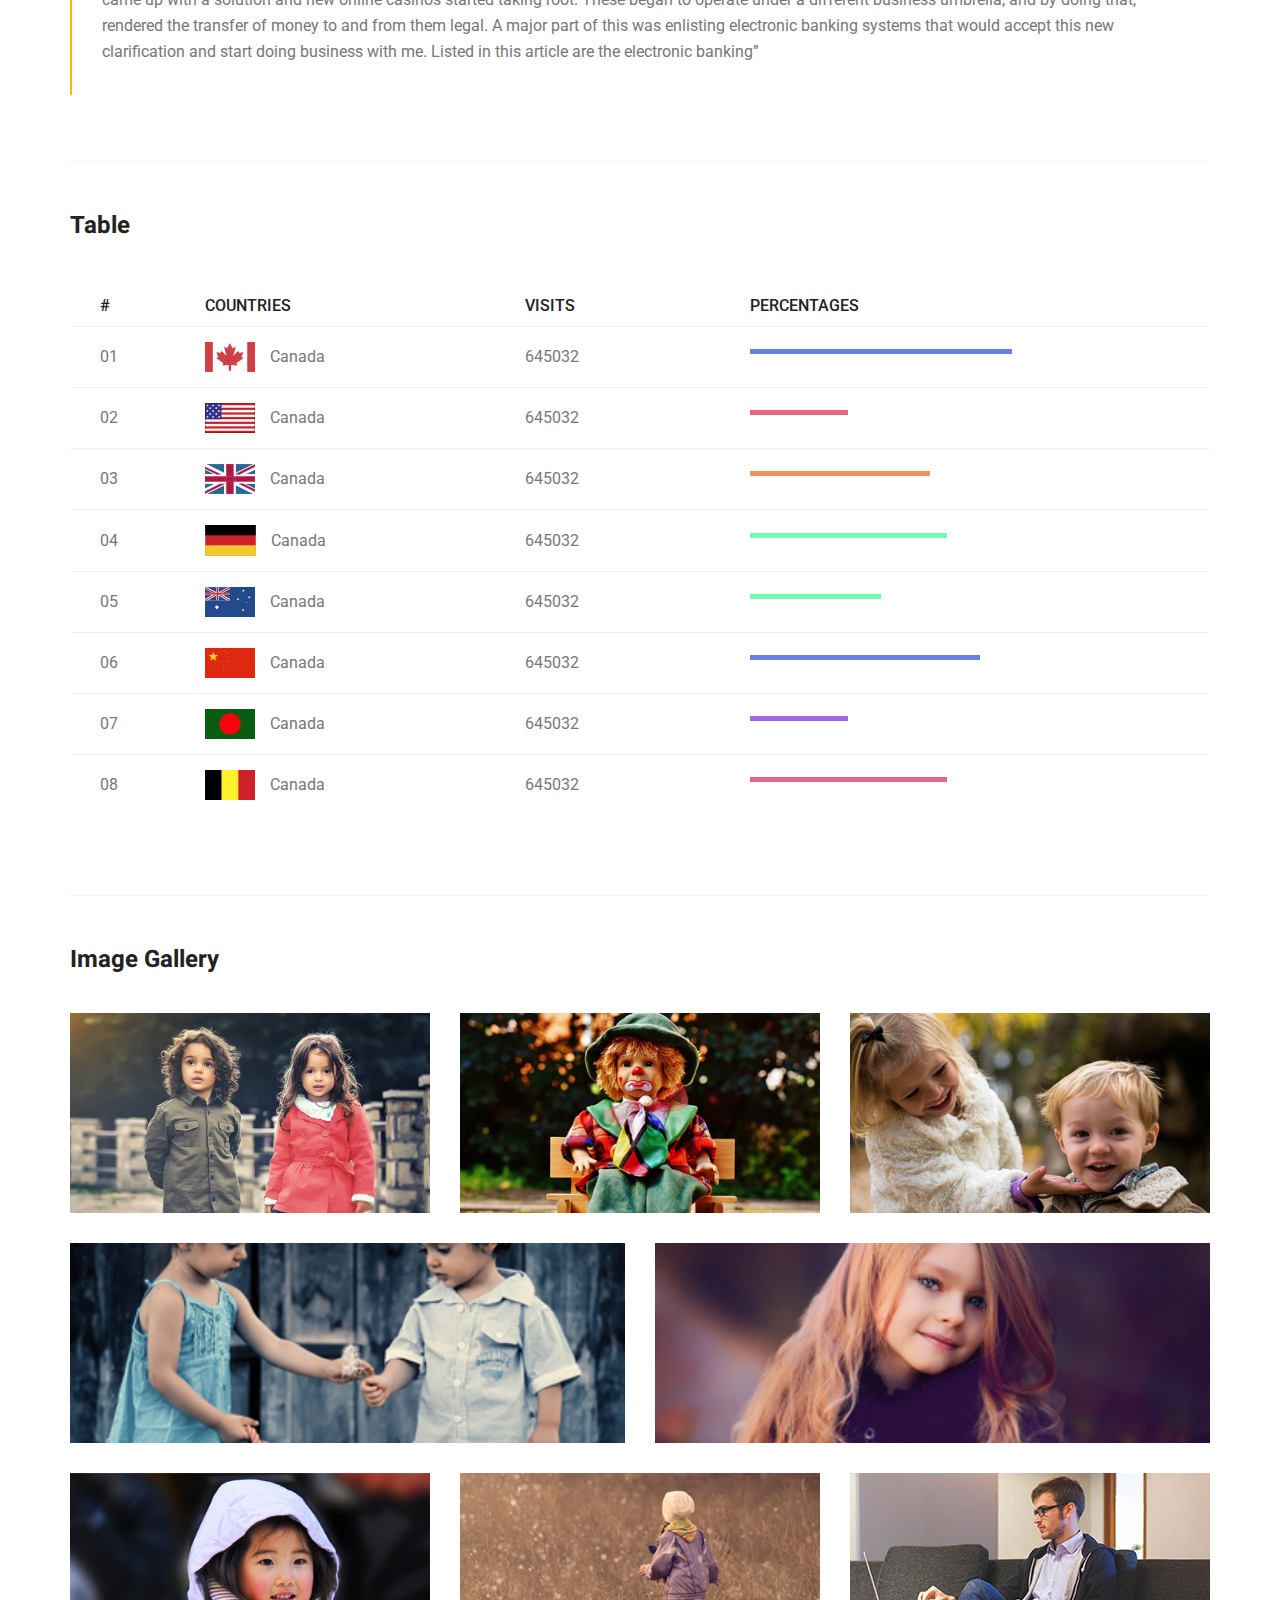
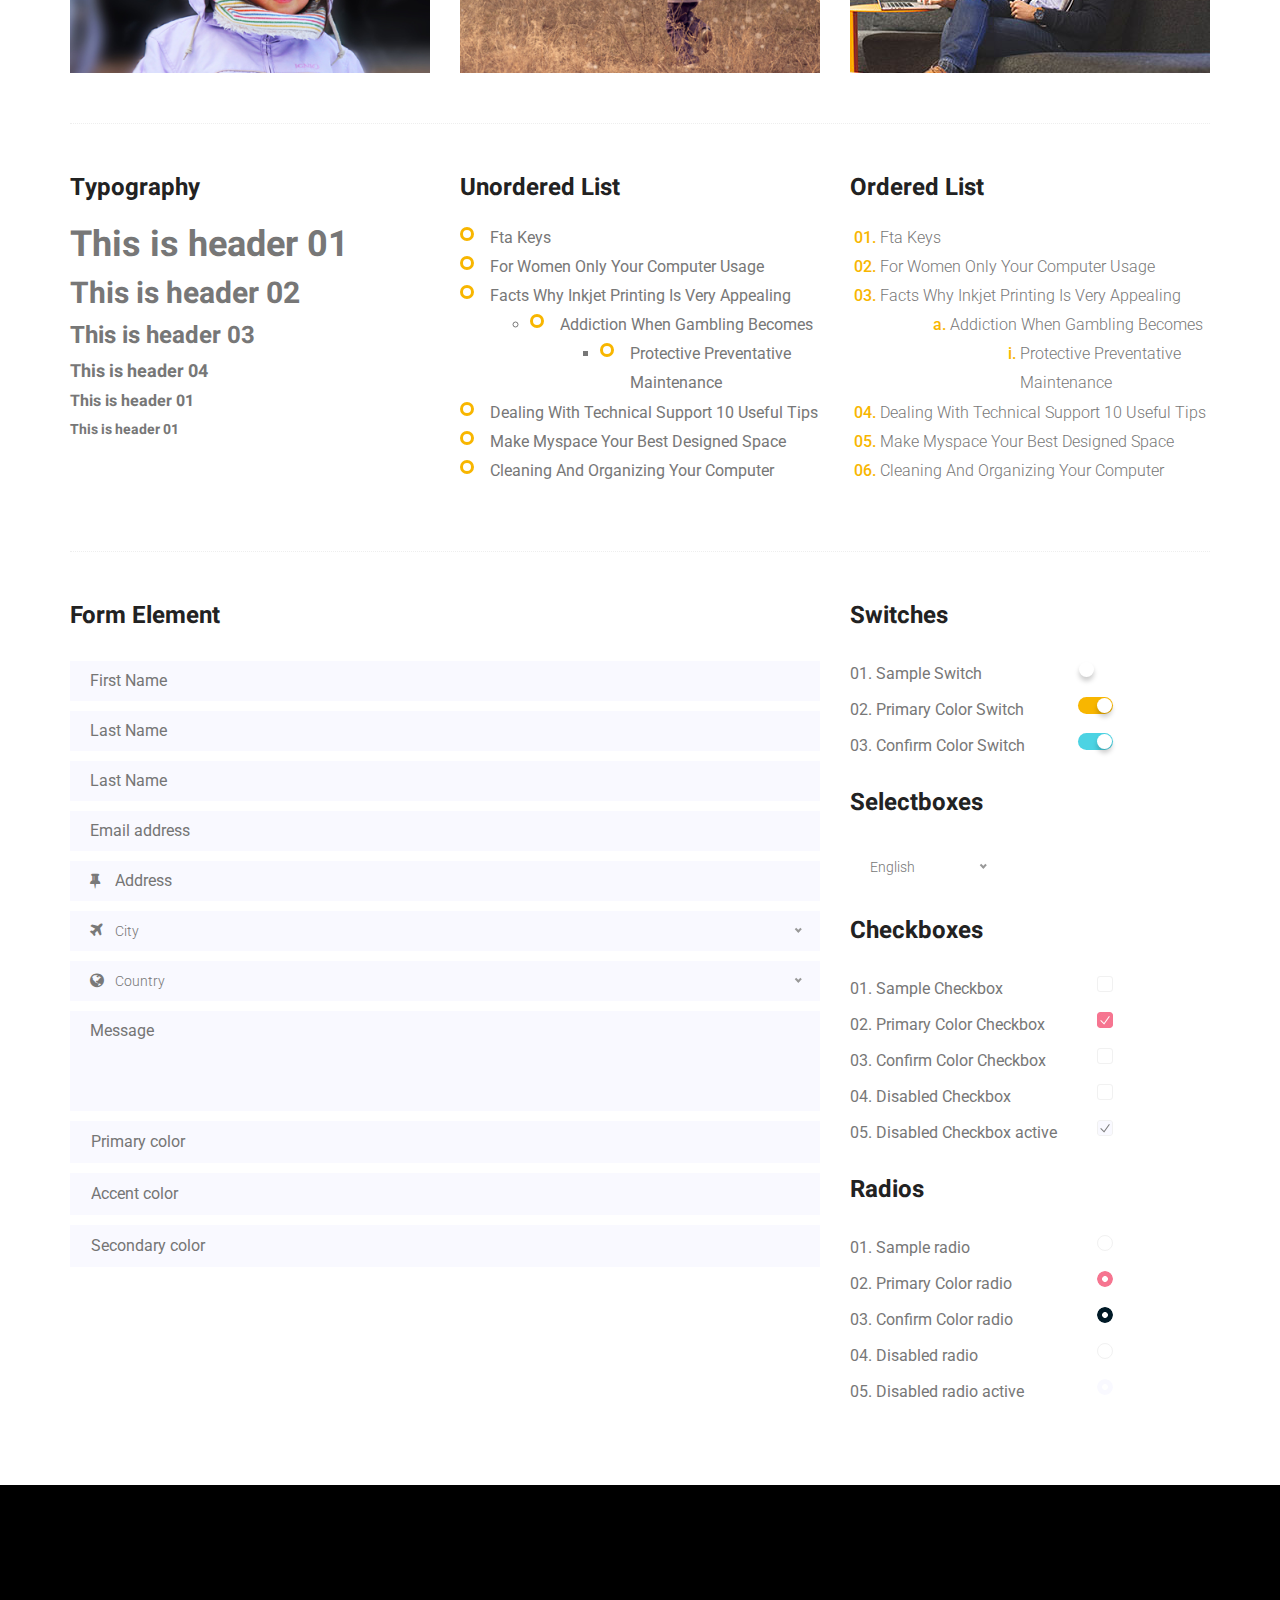
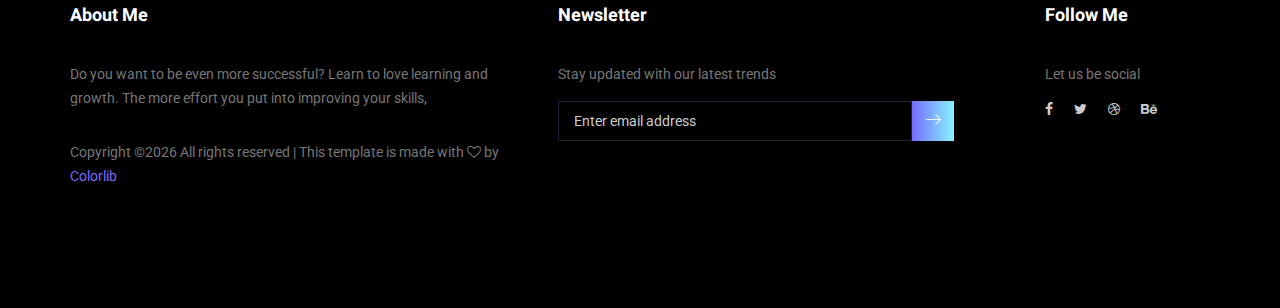
<file: meetme/elements.html>
<!doctype html>
<html lang="en">
    <head>
        <!-- Required meta tags -->
        <meta charset="utf-8">
        <meta name="viewport" content="width=device-width, initial-scale=1, shrink-to-fit=no">
        <link rel="icon" href="img/favicon.png" type="image/png">
        <title>MeetMe Personal</title>
        <!-- Bootstrap CSS -->
        <link rel="stylesheet" href="css/bootstrap.css">
        <link rel="stylesheet" href="vendors/linericon/style.css">
        <link rel="stylesheet" href="css/font-awesome.min.css">
        <link rel="stylesheet" href="vendors/owl-carousel/owl.carousel.min.css">
        <link rel="stylesheet" href="vendors/lightbox/simpleLightbox.css">
        <link rel="stylesheet" href="vendors/nice-select/css/nice-select.css">
        <link rel="stylesheet" href="vendors/animate-css/animate.css">
        <link rel="stylesheet" href="vendors/popup/magnific-popup.css">
        <!-- main css -->
        <link rel="stylesheet" href="css/style.css">
        <link rel="stylesheet" href="css/responsive.css">
    </head>
    <body>
        
        <!--================Header Menu Area =================-->
        <header class="header_area">
            <div class="main_menu">
            	<nav class="navbar navbar-expand-lg navbar-light">
					<div class="container box_1620">
						<!-- Brand and toggle get grouped for better mobile display -->
						<a class="navbar-brand logo_h" href="index.html"><img src="img/logo.png" alt=""></a>
						<button class="navbar-toggler" type="button" data-toggle="collapse" data-target="#navbarSupportedContent" aria-controls="navbarSupportedContent" aria-expanded="false" aria-label="Toggle navigation">
							<span class="icon-bar"></span>
							<span class="icon-bar"></span>
							<span class="icon-bar"></span>
						</button>
						<!-- Collect the nav links, forms, and other content for toggling -->
						<div class="collapse navbar-collapse offset" id="navbarSupportedContent">
							<ul class="nav navbar-nav menu_nav ml-auto">
								<li class="nav-item active"><a class="nav-link" href="index.html">Home</a></li> 
								<li class="nav-item"><a class="nav-link" href="about-us.html">About</a></li> 
								<li class="nav-item"><a class="nav-link" href="services.html">Services</a></li> 
								<li class="nav-item submenu dropdown">
									<a href="#" class="nav-link dropdown-toggle" data-toggle="dropdown" role="button" aria-haspopup="true" aria-expanded="false">Pages</a>
									<ul class="dropdown-menu">
										<li class="nav-item"><a class="nav-link" href="portfolio.html">Portfolio</a></li>
										<li class="nav-item"><a class="nav-link" href="elements.html">Elements</a></li>
									</ul>
								</li> 
								<li class="nav-item submenu dropdown">
									<a href="#" class="nav-link dropdown-toggle" data-toggle="dropdown" role="button" aria-haspopup="true" aria-expanded="false">Blog</a>
									<ul class="dropdown-menu">
										<li class="nav-item"><a class="nav-link" href="blog.html">Blog</a></li>
										<li class="nav-item"><a class="nav-link" href="single-blog.html">Blog Details</a></li>
									</ul>
								</li> 
								<li class="nav-item"><a class="nav-link" href="contact.html">Contact</a></li>
							</ul>
						</div> 
					</div>
            	</nav>
            </div>
        </header>
        <!--================Header Menu Area =================-->
        
        <!--================Home Banner Area =================-->
        <section class="banner_area">
            <div class="box_1620">
				<div class="banner_inner d-flex align-items-center">
					<div class="container">
						<div class="banner_content text-center">
							<h2>Elements</h2>
							<div class="page_link">
								<a href="index.html">Home</a>
								<a href="elements.html">Elements</a>
							</div>
						</div>
					</div>
				</div>
            </div>
        </section>
        <!--================End Home Banner Area =================-->
        
        
        <!-- Start Sample Area -->
			<section class="sample-text-area">
				<div class="container">
					<h3 class="text-heading title_color">Text Sample</h3>
					<p class="sample-text">
						Every avid independent filmmaker has <b>Bold</b> about making that <i>Italic</i> interest documentary, or short film to show off their creative prowess. Many have great ideas and want to “wow” the<sup>Superscript</sup> scene, or video renters with their big project.  But once you have the<sub>Subscript</sub> “in the can” (no easy feat), how do you move from a <del>Strike</del> through of master DVDs with the <u>“Underline”</u> marked hand-written title inside a secondhand CD case, to a pile of cardboard boxes full of shiny new, retail-ready DVDs, with UPC barcodes and polywrap sitting on your doorstep?  You need to create eye-popping artwork and have your project replicated. Using a reputable full service DVD Replication company like PacificDisc, Inc. to partner with is certainly a helpful option to ensure a professional end result, but to help with your DVD replication project, here are 4 easy steps to follow for good DVD replication results: 

					</p>
				</div>
			</section>
			<!-- End Sample Area -->
			<!-- Start Button -->
			<section class="button-area">
				<div class="container border-top-generic">
					<h3 class="text-heading title_color">Sample Buttons</h3>
					<div class="button-group-area">
						<a href="#" class="genric-btn default">Default</a>
						<a href="#" class="genric-btn primary">Primary</a>
						<a href="#" class="genric-btn success">Success</a>
						<a href="#" class="genric-btn info">Info</a>
						<a href="#" class="genric-btn warning">Warning</a>
						<a href="#" class="genric-btn danger">Danger</a>
						<a href="#" class="genric-btn link">Link</a>
						<a href="#" class="genric-btn disable">Disable</a>
					</div>
					<div class="button-group-area mt-10">
						<a href="#" class="genric-btn default-border">Default</a>
						<a href="#" class="genric-btn primary-border">Primary</a>
						<a href="#" class="genric-btn success-border">Success</a>
						<a href="#" class="genric-btn info-border">Info</a>
						<a href="#" class="genric-btn warning-border">Warning</a>
						<a href="#" class="genric-btn danger-border">Danger</a>
						<a href="#" class="genric-btn link-border">Link</a>
						<a href="#" class="genric-btn disable">Disable</a>
					</div>
					<div class="button-group-area mt-40">
						<a href="#" class="genric-btn default radius">Default</a>
						<a href="#" class="genric-btn primary radius">Primary</a>
						<a href="#" class="genric-btn success radius">Success</a>
						<a href="#" class="genric-btn info radius">Info</a>
						<a href="#" class="genric-btn warning radius">Warning</a>
						<a href="#" class="genric-btn danger radius">Danger</a>
						<a href="#" class="genric-btn link radius">Link</a>
						<a href="#" class="genric-btn disable radius">Disable</a>
					</div>
					<div class="button-group-area mt-10">
						<a href="#" class="genric-btn default-border radius">Default</a>
						<a href="#" class="genric-btn primary-border radius">Primary</a>
						<a href="#" class="genric-btn success-border radius">Success</a>
						<a href="#" class="genric-btn info-border radius">Info</a>
						<a href="#" class="genric-btn warning-border radius">Warning</a>
						<a href="#" class="genric-btn danger-border radius">Danger</a>
						<a href="#" class="genric-btn link-border radius">Link</a>
						<a href="#" class="genric-btn disable radius">Disable</a>
					</div>
					<div class="button-group-area mt-40">
						<a href="#" class="genric-btn default circle">Default</a>
						<a href="#" class="genric-btn primary circle">Primary</a>
						<a href="#" class="genric-btn success circle">Success</a>
						<a href="#" class="genric-btn info circle">Info</a>
						<a href="#" class="genric-btn warning circle">Warning</a>
						<a href="#" class="genric-btn danger circle">Danger</a>
						<a href="#" class="genric-btn link circle">Link</a>
						<a href="#" class="genric-btn disable circle">Disable</a>
					</div>
					<div class="button-group-area mt-10">
						<a href="#" class="genric-btn default-border circle">Default</a>
						<a href="#" class="genric-btn primary-border circle">Primary</a>
						<a href="#" class="genric-btn success-border circle">Success</a>
						<a href="#" class="genric-btn info-border circle">Info</a>
						<a href="#" class="genric-btn warning-border circle">Warning</a>
						<a href="#" class="genric-btn danger-border circle">Danger</a>
						<a href="#" class="genric-btn link-border circle">Link</a>
						<a href="#" class="genric-btn disable circle">Disable</a>
					</div>
					<div class="button-group-area mt-40">
						<a href="#" class="genric-btn default circle arrow">Default<span class="lnr lnr-arrow-right"></span></a>
						<a href="#" class="genric-btn primary circle arrow">Primary<span class="lnr lnr-arrow-right"></span></a>
						<a href="#" class="genric-btn success circle arrow">Success<span class="lnr lnr-arrow-right"></span></a>
						<a href="#" class="genric-btn info circle arrow">Info<span class="lnr lnr-arrow-right"></span></a>
						<a href="#" class="genric-btn warning circle arrow">Warning<span class="lnr lnr-arrow-right"></span></a>
						<a href="#" class="genric-btn danger circle arrow">Danger<span class="lnr lnr-arrow-right"></span></a>
					</div>
					<div class="button-group-area mt-10">
						<a href="#" class="genric-btn default-border circle arrow">Default<span class="lnr lnr-arrow-right"></span></a>
						<a href="#" class="genric-btn primary-border circle arrow">Primary<span class="lnr lnr-arrow-right"></span></a>
						<a href="#" class="genric-btn success-border circle arrow">Success<span class="lnr lnr-arrow-right"></span></a>
						<a href="#" class="genric-btn info-border circle arrow">Info<span class="lnr lnr-arrow-right"></span></a>
						<a href="#" class="genric-btn warning-border circle arrow">Warning<span class="lnr lnr-arrow-right"></span></a>
						<a href="#" class="genric-btn danger-border circle arrow">Danger<span class="lnr lnr-arrow-right"></span></a>
					</div>
					<div class="button-group-area mt-40">
						<a href="#" class="genric-btn primary e-large">Extra Large</a>
						<a href="#" class="genric-btn success large">Large</a>
						<a href="#" class="genric-btn primary">Default</a>
						<a href="#" class="genric-btn success medium">Medium</a>
						<a href="#" class="genric-btn primary small">Small</a>
					</div>
					<div class="button-group-area mt-10">
						<a href="#" class="genric-btn primary-border e-large">Extra Large</a>
						<a href="#" class="genric-btn success-border large">Large</a>
						<a href="#" class="genric-btn primary-border">Default</a>
						<a href="#" class="genric-btn success-border medium">Medium</a>
						<a href="#" class="genric-btn primary-border small">Small</a>
					</div>
				</div>
			</section>
			<!-- End Button -->
			<!-- Start Align Area -->
			<div class="whole-wrap">
				<div class="container">
					<div class="section-top-border">
						<h3 class="mb-30 title_color">Left Aligned</h3>
						<div class="row">
							<div class="col-md-3">
								<img src="img/elements/d.jpg" alt="" class="img-fluid">
							</div>
							<div class="col-md-9 mt-sm-20 left-align-p">
								<p>Recently, the US Federal government banned online casinos from operating in America by making it illegal to transfer money to them through any US bank or payment system. As a result of this law, most of the popular online casino networks such as Party Gaming and PlayTech left the United States. Overnight, online casino players found themselves being chased by the Federal government. But, after a fortnight, the online casino industry came up with a solution and new online casinos started taking root. These began to operate under a different business umbrella, and by doing that, rendered the transfer of money to and from them legal. A major part of this was enlisting electronic banking systems that would accept this new clarification and start doing business with me. Listed in this article are the electronic banking systems that accept players from the United States that wish to play in online casinos.</p>
							</div>
						</div>
					</div>
					<div class="section-top-border text-right">
						<h3 class="mb-30 title_color">Right Aligned</h3>
						<div class="row">
							<div class="col-md-9">
								<p class="text-right">Over time, even the most sophisticated, memory packed computer can begin to run slow if we don’t do something to prevent it. The reason why has less to do with how computers are made and how they age and more to do with the way we use them. You see, all of the daily tasks that we do on our PC from running programs to downloading and deleting software can make our computer sluggish. To keep this from happening, you need to understand the reasons why your PC is getting slower and do something to keep your PC running at its best. You can do this through regular maintenance and PC performance optimization programs</p>
								<p class="text-right">Before we discuss all of the things that could be affecting your PC’s performance, let’s talk a little about what symptoms</p>
							</div>
							<div class="col-md-3">
								<img src="img/elements/d.jpg" alt="" class="img-fluid">
							</div>
						</div>
					</div>
					<div class="section-top-border">
						<h3 class="mb-30 title_color">Definition</h3>
						<div class="row">
							<div class="col-md-4">
								<div class="single-defination">
									<h4 class="mb-20">Definition 01</h4>
									<p>Recently, the US Federal government banned online casinos from operating in America by making it illegal to transfer money to them through any US bank or payment system. As a result of this law, most of the popular online casino networks</p>
								</div>
							</div>
							<div class="col-md-4">
								<div class="single-defination">
									<h4 class="mb-20">Definition 02</h4>
									<p>Recently, the US Federal government banned online casinos from operating in America by making it illegal to transfer money to them through any US bank or payment system. As a result of this law, most of the popular online casino networks</p>
								</div>
							</div>
							<div class="col-md-4">
								<div class="single-defination">
									<h4 class="mb-20">Definition 03</h4>
									<p>Recently, the US Federal government banned online casinos from operating in America by making it illegal to transfer money to them through any US bank or payment system. As a result of this law, most of the popular online casino networks</p>
								</div>
							</div>
						</div>
					</div>
					<div class="section-top-border">
						<h3 class="mb-30 title_color">Block Quotes</h3>
						<div class="row">
							<div class="col-lg-12">
								<blockquote class="generic-blockquote">
									“Recently, the US Federal government banned online casinos from operating in America by making it illegal to transfer money to them through any US bank or payment system. As a result of this law, most of the popular online casino networks such as Party Gaming and PlayTech left the United States. Overnight, online casino players found themselves being chased by the Federal government. But, after a fortnight, the online casino industry came up with a solution and new online casinos started taking root. These began to operate under a different business umbrella, and by doing that, rendered the transfer of money to and from them legal. A major part of this was enlisting electronic banking systems that would accept this new clarification and start doing business with me. Listed in this article are the electronic banking” 
								</blockquote>
							</div>
						</div>
					</div>
					<div class="section-top-border">
						<h3 class="mb-30 title_color">Table</h3>
						<div class="progress-table-wrap">
							<div class="progress-table">
								<div class="table-head">
									<div class="serial">#</div>
									<div class="country">Countries</div>
									<div class="visit">Visits</div>
									<div class="percentage">Percentages</div>
								</div>
								<div class="table-row">
									<div class="serial">01</div>
									<div class="country"> <img src="img/elements/f1.jpg" alt="flag">Canada</div>
									<div class="visit">645032</div>
									<div class="percentage">
										<div class="progress">
											<div class="progress-bar color-1" role="progressbar" style="width: 80%" aria-valuenow="80" aria-valuemin="0" aria-valuemax="100"></div>
										</div>
									</div>
								</div>
								<div class="table-row">
									<div class="serial">02</div>
									<div class="country"> <img src="img/elements/f2.jpg" alt="flag">Canada</div>
									<div class="visit">645032</div>
									<div class="percentage">
										<div class="progress">
											<div class="progress-bar color-2" role="progressbar" style="width: 30%" aria-valuenow="30" aria-valuemin="0" aria-valuemax="100"></div>
										</div>
									</div>
								</div>
								<div class="table-row">
									<div class="serial">03</div>
									<div class="country"> <img src="img/elements/f3.jpg" alt="flag">Canada</div>
									<div class="visit">645032</div>
									<div class="percentage">
										<div class="progress">
											<div class="progress-bar color-3" role="progressbar" style="width: 55%" aria-valuenow="55" aria-valuemin="0" aria-valuemax="100"></div>
										</div>
									</div>
								</div>
								<div class="table-row">
									<div class="serial">04</div>
									<div class="country"> <img src="img/elements/f4.jpg" alt="flag">Canada</div>
									<div class="visit">645032</div>
									<div class="percentage">
										<div class="progress">
											<div class="progress-bar color-4" role="progressbar" style="width: 60%" aria-valuenow="60" aria-valuemin="0" aria-valuemax="100"></div>
										</div>
									</div>
								</div>
								<div class="table-row">
									<div class="serial">05</div>
									<div class="country"> <img src="img/elements/f5.jpg" alt="flag">Canada</div>
									<div class="visit">645032</div>
									<div class="percentage">
										<div class="progress">
											<div class="progress-bar color-5" role="progressbar" style="width: 40%" aria-valuenow="40" aria-valuemin="0" aria-valuemax="100"></div>
										</div>
									</div>
								</div>
								<div class="table-row">
									<div class="serial">06</div>
									<div class="country"> <img src="img/elements/f6.jpg" alt="flag">Canada</div>
									<div class="visit">645032</div>
									<div class="percentage">
										<div class="progress">
											<div class="progress-bar color-6" role="progressbar" style="width: 70%" aria-valuenow="70" aria-valuemin="0" aria-valuemax="100"></div>
										</div>
									</div>
								</div>
								<div class="table-row">
									<div class="serial">07</div>
									<div class="country"> <img src="img/elements/f7.jpg" alt="flag">Canada</div>
									<div class="visit">645032</div>
									<div class="percentage">
										<div class="progress">
											<div class="progress-bar color-7" role="progressbar" style="width: 30%" aria-valuenow="30" aria-valuemin="0" aria-valuemax="100"></div>
										</div>
									</div>
								</div>
								<div class="table-row">
									<div class="serial">08</div>
									<div class="country"> <img src="img/elements/f8.jpg" alt="flag">Canada</div>
									<div class="visit">645032</div>
									<div class="percentage">
										<div class="progress">
											<div class="progress-bar color-8" role="progressbar" style="width: 60%" aria-valuenow="60" aria-valuemin="0" aria-valuemax="100"></div>
										</div>
									</div>
								</div>
							</div>
						</div>
					</div>
					<div class="section-top-border">
						<h3 class="title_color">Image Gallery</h3>
						<div class="row gallery-item">
							<div class="col-md-4">
								<a href="img/elements/g1.jpg" class="img-gal"><div class="single-gallery-image" style="background: url(img/elements/g1.jpg);"></div></a>
							</div>
							<div class="col-md-4">
								<a href="img/elements/g2.jpg" class="img-gal"><div class="single-gallery-image" style="background: url(img/elements/g2.jpg);"></div></a>
							</div>
							<div class="col-md-4">
								<a href="img/elements/g3.jpg" class="img-gal"><div class="single-gallery-image" style="background: url(img/elements/g3.jpg);"></div></a>
							</div>
							<div class="col-md-6">
								<a href="img/elements/g4.jpg" class="img-gal"><div class="single-gallery-image" style="background: url(img/elements/g4.jpg);"></div></a>
							</div>
							<div class="col-md-6">
								<a href="img/elements/g5.jpg" class="img-gal"><div class="single-gallery-image" style="background: url(img/elements/g5.jpg);"></div></a>
							</div>
							<div class="col-md-4">
								<a href="img/elements/g6.jpg" class="img-gal"><div class="single-gallery-image" style="background: url(img/elements/g6.jpg);"></div></a>
							</div>
							<div class="col-md-4">
								<a href="img/elements/g7.jpg" class="img-gal"><div class="single-gallery-image" style="background: url(img/elements/g7.jpg);"></div></a>
							</div>
							<div class="col-md-4">
								<a href="img/elements/g8.jpg" class="img-gal"><div class="single-gallery-image" style="background: url(img/elements/g8.jpg);"></div></a>
							</div>
						</div>
					</div>
					<div class="section-top-border">
						<div class="row">
							<div class="col-lg-4 col-sm-6 typo-sec">
								<h3 class="mb-20 title_color">Typography</h3>
								<div class="typography">
									<h1 class="typo-list">This is header 01</h1>
									<h2 class="typo-list">This is header 02</h2>
									<h3 class="typo-list">This is header 03</h3>
									<h4 class="typo-list">This is header 04</h4>
									<h5 class="typo-list">This is header 01</h5>
									<h6 class="typo-list">This is header 01</h6>
								</div>
							</div>
							<div class="col-lg-4 col-sm-6 mt-sm-30 typo-sec">
								<h3 class="mb-20 title_color">Unordered List</h3>
								<div class="">
									<ul class="unordered-list">
										<li>Fta Keys</li>
										<li>For Women Only Your Computer Usage</li>
										<li>Facts Why Inkjet Printing Is Very Appealing
											<ul>
												<li>Addiction When Gambling Becomes
													<ul>
														<li>Protective Preventative Maintenance</li>
													</ul>
												</li>
											</ul>
										</li>
										<li>Dealing With Technical Support 10 Useful Tips</li>
										<li>Make Myspace Your Best Designed Space</li>
										<li>Cleaning And Organizing Your Computer</li>
									</ul>
								</div>
							</div>
							<div class="col-lg-4 col-sm-6 mt-sm-30 typo-sec">
								<h3 class="mb-20 title_color">Ordered List</h3>
								<div class="">
									<ol class="ordered-list">
										<li><span>Fta Keys</span></li>
										<li><span>For Women Only Your Computer Usage</span></li>
										<li><span>Facts Why Inkjet Printing Is Very Appealing</span>
											<ol class="ordered-list-alpha">
												<li><span>Addiction When Gambling Becomes</span>
													<ol class="ordered-list-roman">
														<li><span>Protective Preventative Maintenance</span></li>
													</ol>
												</li>
											</ol>
										</li>
										<li><span>Dealing With Technical Support 10 Useful Tips</span></li>
										<li><span>Make Myspace Your Best Designed Space</span></li>
										<li><span>Cleaning And Organizing Your Computer</span></li>
									</ol>
								</div>
							</div>
						</div>
					</div>
					<div class="section-top-border">
						<div class="row">
							<div class="col-lg-8 col-md-8">
								<h3 class="mb-30 title_color">Form Element</h3>
								<form action="#">
									<div class="mt-10">
										<input type="text" name="first_name" placeholder="First Name" onfocus="this.placeholder = ''" onblur="this.placeholder = 'First Name'" required class="single-input">
									</div>
									<div class="mt-10">
										<input type="text" name="last_name" placeholder="Last Name" onfocus="this.placeholder = ''" onblur="this.placeholder = 'Last Name'" required class="single-input">
									</div>
									<div class="mt-10">
										<input type="text" name="last_name" placeholder="Last Name" onfocus="this.placeholder = ''" onblur="this.placeholder = 'Last Name'" required class="single-input">
									</div>
									<div class="mt-10">
										<input type="email" name="EMAIL" placeholder="Email address" onfocus="this.placeholder = ''" onblur="this.placeholder = 'Email address'" required class="single-input">
									</div>
									<div class="input-group-icon mt-10">
										<div class="icon"><i class="fa fa-thumb-tack" aria-hidden="true"></i></div>
										<input type="text" name="address" placeholder="Address" onfocus="this.placeholder = ''" onblur="this.placeholder = 'Address'" required class="single-input">
									</div>
									<div class="input-group-icon mt-10">
										<div class="icon"><i class="fa fa-plane" aria-hidden="true"></i></div>
										<div class="form-select" id="default-select">
											<select>
												<option value="1">City</option>
												<option value="1">Dhaka</option>
												<option value="1">Dilli</option>
												<option value="1">Newyork</option>
												<option value="1">Islamabad</option>
											</select>
										</div>
									</div>
									<div class="input-group-icon mt-10">
										<div class="icon"><i class="fa fa-globe" aria-hidden="true"></i></div>
										<div class="form-select" id="default-select2">
											<select>
												<option value="1">Country</option>
												<option value="1">Bangladesh</option>
												<option value="1">India</option>
												<option value="1">England</option>
												<option value="1">Srilanka</option>
											</select>
										</div>
									</div>
									
									<div class="mt-10">
										<textarea class="single-textarea" placeholder="Message" onfocus="this.placeholder = ''" onblur="this.placeholder = 'Message'" required></textarea>
									</div>
									<div class="mt-10">
										<input type="text" name="first_name" placeholder="Primary color" onfocus="this.placeholder = ''" onblur="this.placeholder = 'Primary color'" required class="single-input-primary">
									</div>
									<div class="mt-10">
										<input type="text" name="first_name" placeholder="Accent color" onfocus="this.placeholder = ''" onblur="this.placeholder = 'Accent color'" required class="single-input-accent">
									</div>
									<div class="mt-10">
										<input type="text" name="first_name" placeholder="Secondary color" onfocus="this.placeholder = ''" onblur="this.placeholder = 'Secondary color'" required class="single-input-secondary">
									</div>
								</form>
							</div>
							<div class="col-lg-3 col-md-4 mt-sm-30 element-wrap">
								<div class="single-element-widget">
									<h3 class="mb-30 title_color">Switches</h3>
									<div class="switch-wrap d-flex justify-content-between">
										<p>01. Sample Switch</p>
										<div class="primary-switch">
											<input type="checkbox" id="default-switch">
											<label for="default-switch"></label>
										</div>
									</div>
									<div class="switch-wrap d-flex justify-content-between">
										<p>02. Primary Color Switch</p>
										<div class="primary-switch">
											<input type="checkbox" id="primary-switch" checked>
											<label for="primary-switch"></label>
										</div>
									</div>
									<div class="switch-wrap d-flex justify-content-between">
										<p>03. Confirm Color Switch</p>
										<div class="confirm-switch">
											<input type="checkbox" id="confirm-switch" checked>
											<label for="confirm-switch"></label>
										</div>
									</div>
								</div>
								<div class="single-element-widget">
									<h3 class="mb-30 title_color">Selectboxes</h3>
									<div class="default-select" id="default-select">
										<select>
											<option value="1">English</option>
											<option value="1">Spanish</option>
											<option value="1">Arabic</option>
											<option value="1">Portuguise</option>
											<option value="1">Bengali</option>
										</select>
									</div>
								</div>
								<div class="single-element-widget">
									<h3 class="mb-30 title_color">Checkboxes</h3>
									<div class="switch-wrap d-flex justify-content-between">
										<p>01. Sample Checkbox</p>
										<div class="primary-checkbox">
											<input type="checkbox" id="default-checkbox">
											<label for="default-checkbox"></label>
										</div>
									</div>
									<div class="switch-wrap d-flex justify-content-between">
										<p>02. Primary Color Checkbox</p>
										<div class="primary-checkbox">
											<input type="checkbox" id="primary-checkbox" checked>
											<label for="primary-checkbox"></label>
										</div>
									</div>
									<div class="switch-wrap d-flex justify-content-between">
										<p>03. Confirm Color Checkbox</p>
										<div class="confirm-checkbox">
											<input type="checkbox" id="confirm-checkbox">
											<label for="confirm-checkbox"></label>
										</div>
									</div>
									<div class="switch-wrap d-flex justify-content-between">
										<p>04. Disabled Checkbox</p>
										<div class="disabled-checkbox">
											<input type="checkbox" id="disabled-checkbox" disabled>
											<label for="disabled-checkbox"></label>
										</div>
									</div>
									<div class="switch-wrap d-flex justify-content-between">
										<p>05. Disabled Checkbox active</p>
										<div class="disabled-checkbox">
											<input type="checkbox" id="disabled-checkbox-active" checked disabled>
											<label for="disabled-checkbox-active"></label>
										</div>
									</div>
								</div>
								<div class="single-element-widget">
									<h3 class="mb-30 title_color">Radios</h3>
									<div class="switch-wrap d-flex justify-content-between">
										<p>01. Sample radio</p>
										<div class="primary-radio">
											<input type="checkbox" id="default-radio">
											<label for="default-radio"></label>
										</div>
									</div>
									<div class="switch-wrap d-flex justify-content-between">
										<p>02. Primary Color radio</p>
										<div class="primary-radio">
											<input type="checkbox" id="primary-radio" checked>
											<label for="primary-radio"></label>
										</div>
									</div>
									<div class="switch-wrap d-flex justify-content-between">
										<p>03. Confirm Color radio</p>
										<div class="confirm-radio">
											<input type="checkbox" id="confirm-radio" checked>
											<label for="confirm-radio"></label>
										</div>
									</div>
									<div class="switch-wrap d-flex justify-content-between">
										<p>04. Disabled radio</p>
										<div class="disabled-radio">
											<input type="checkbox" id="disabled-radio" disabled>
											<label for="disabled-radio"></label>
										</div>
									</div>
									<div class="switch-wrap d-flex justify-content-between">
										<p>05. Disabled radio active</p>
										<div class="disabled-radio">
											<input type="checkbox" id="disabled-radio-active" checked disabled>
											<label for="disabled-radio-active"></label>
										</div>
									</div>
								</div>
							</div>
						</div>
					</div>
				</div>
			</div>
			<!-- End Align Area -->
        
        
        <!--================Footer Area =================-->
        <footer class="footer_area p_120">
        	<div class="container">
        		<div class="row footer_inner">
        			<div class="col-lg-5 col-sm-6">
        				<aside class="f_widget ab_widget">
        					<div class="f_title">
        						<h3>About Me</h3>
        					</div>
        					<p>Do you want to be even more successful? Learn to love learning and growth. The more effort you put into improving your skills,</p>
        					<p><!-- Link back to Colorlib can't be removed. Template is licensed under CC BY 3.0. -->
Copyright &copy;<script>document.write(new Date().getFullYear());</script> All rights reserved | This template is made with <i class="fa fa-heart-o" aria-hidden="true"></i> by <a href="https://colorlib.com" target="_blank">Colorlib</a>
<!-- Link back to Colorlib can't be removed. Template is licensed under CC BY 3.0. --></p>
        				</aside>
        			</div>
        			<div class="col-lg-5 col-sm-6">
        				<aside class="f_widget news_widget">
        					<div class="f_title">
        						<h3>Newsletter</h3>
        					</div>
        					<p>Stay updated with our latest trends</p>
        					<div id="mc_embed_signup">
                                <form target="_blank" action="https://spondonit.us12.list-manage.com/subscribe/post?u=1462626880ade1ac87bd9c93a&amp;id=92a4423d01" method="get" class="subscribe_form relative">
                                	<div class="input-group d-flex flex-row">
                                        <input name="EMAIL" placeholder="Enter email address" onfocus="this.placeholder = ''" onblur="this.placeholder = 'Email Address '" required="" type="email">
                                        <button class="btn sub-btn"><span class="lnr lnr-arrow-right"></span></button>		
                                    </div>				
                                    <div class="mt-10 info"></div>
                                </form>
                            </div>
        				</aside>
        			</div>
        			<div class="col-lg-2">
        				<aside class="f_widget social_widget">
        					<div class="f_title">
        						<h3>Follow Me</h3>
        					</div>
        					<p>Let us be social</p>
        					<ul class="list">
        						<li><a href="#"><i class="fa fa-facebook"></i></a></li>
        						<li><a href="#"><i class="fa fa-twitter"></i></a></li>
        						<li><a href="#"><i class="fa fa-dribbble"></i></a></li>
        						<li><a href="#"><i class="fa fa-behance"></i></a></li>
        					</ul>
        				</aside>
        			</div>
        		</div>
        	</div>
        </footer>
        <!--================End Footer Area =================-->
        
        
        
        
        <!-- Optional JavaScript -->
        <!-- jQuery first, then Popper.js, then Bootstrap JS -->
        <script src="js/jquery-3.3.1.min.js"></script>
        <script src="js/popper.js"></script>
        <script src="js/bootstrap.min.js"></script>
        <script src="js/stellar.js"></script>
        <script src="vendors/lightbox/simpleLightbox.min.js"></script>
        <script src="vendors/nice-select/js/jquery.nice-select.min.js"></script>
        <script src="vendors/isotope/imagesloaded.pkgd.min.js"></script>
        <script src="vendors/isotope/isotope.pkgd.min.js"></script>
        <script src="vendors/owl-carousel/owl.carousel.min.js"></script>
        <script src="vendors/popup/jquery.magnific-popup.min.js"></script>
        <script src="js/jquery.ajaxchimp.min.js"></script>
        <script src="vendors/counter-up/jquery.waypoints.min.js"></script>
        <script src="vendors/counter-up/jquery.counterup.min.js"></script>
        <script src="js/mail-script.js"></script>
        <script src="js/theme.js"></script>
    </body>
</html>
</file>
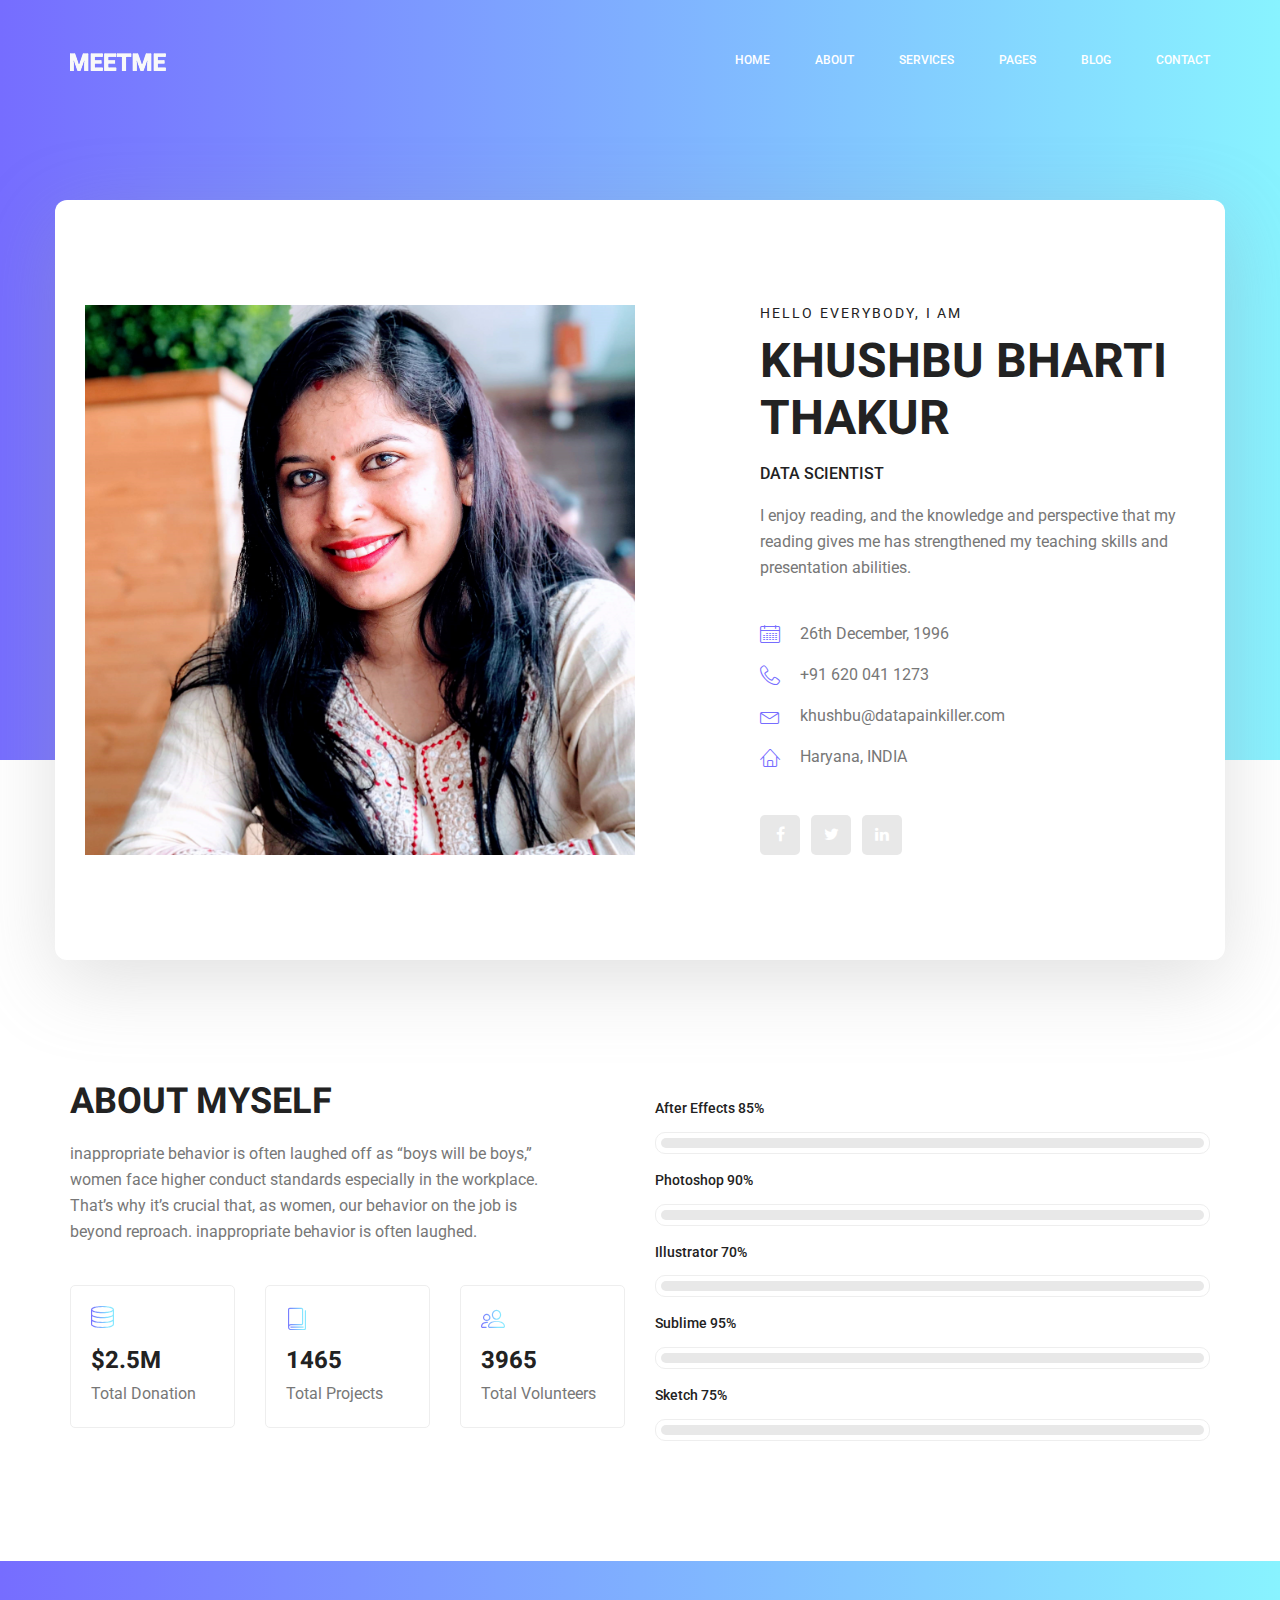
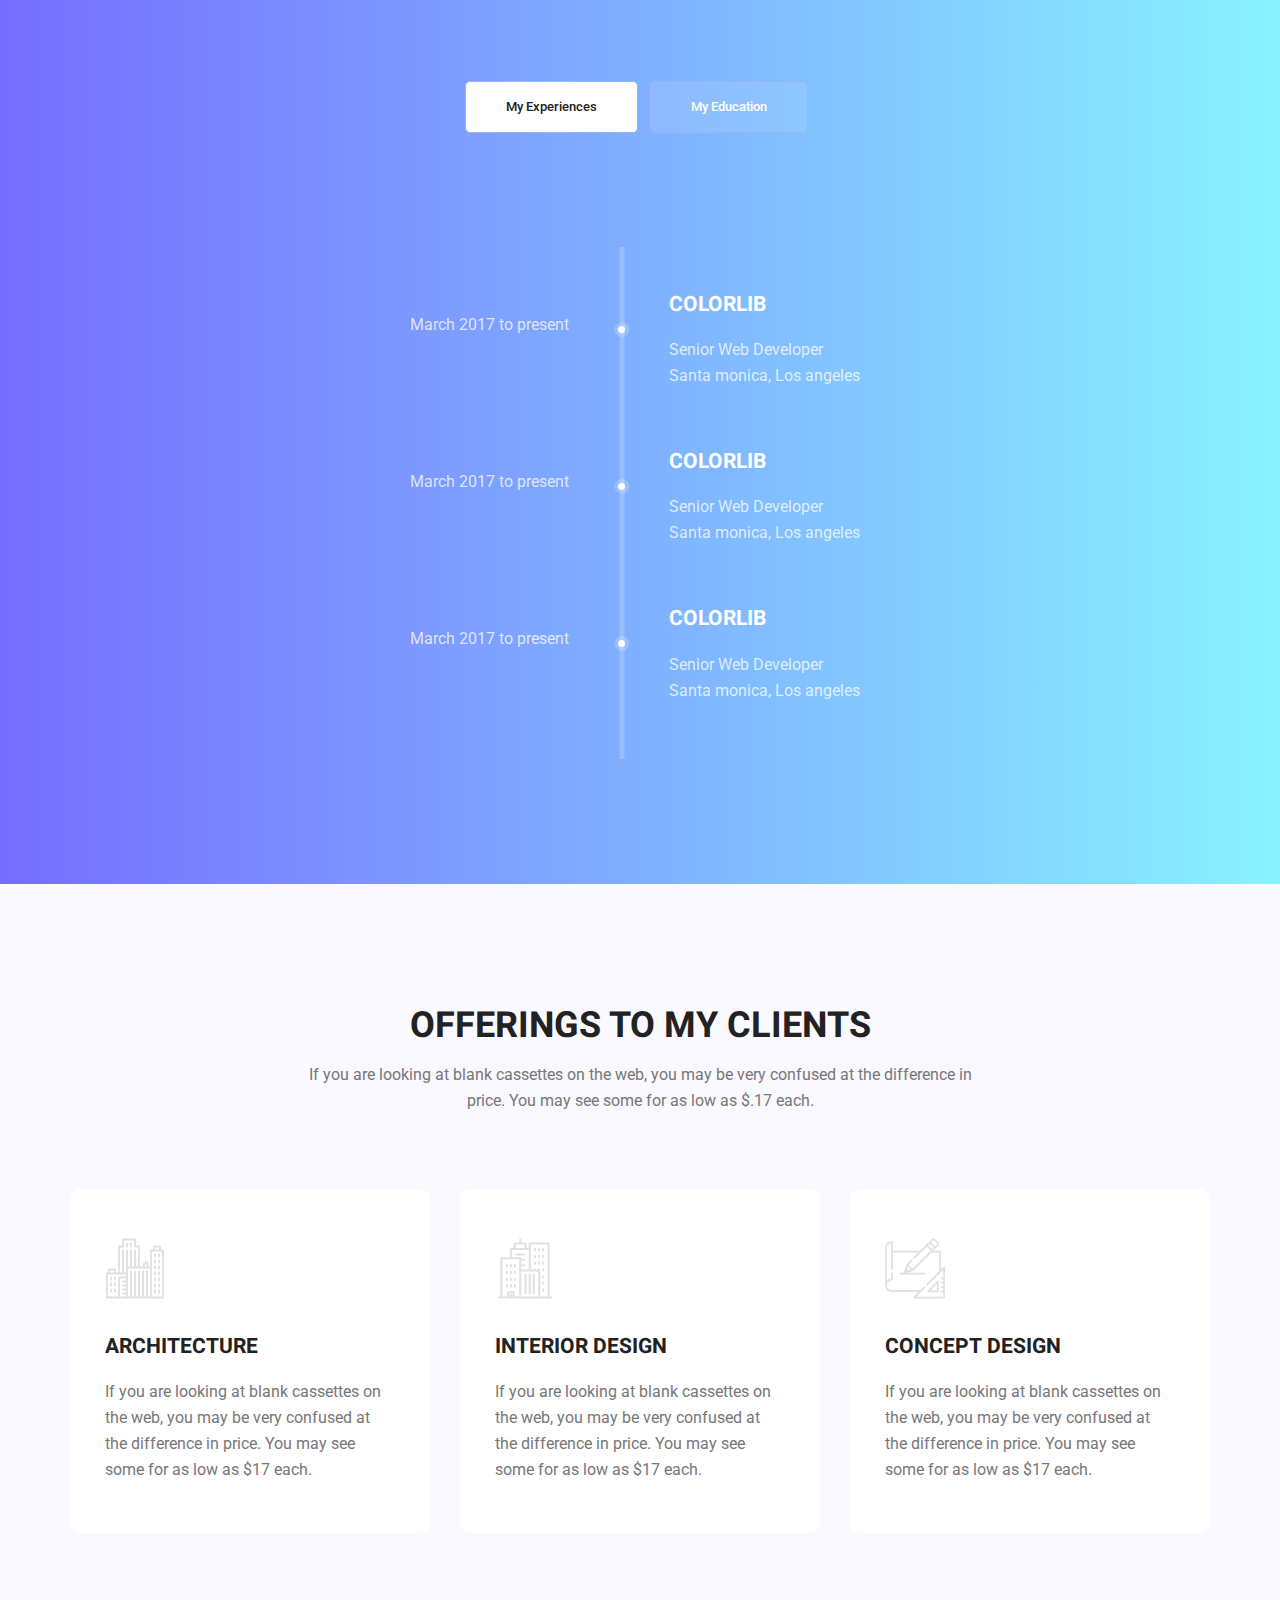
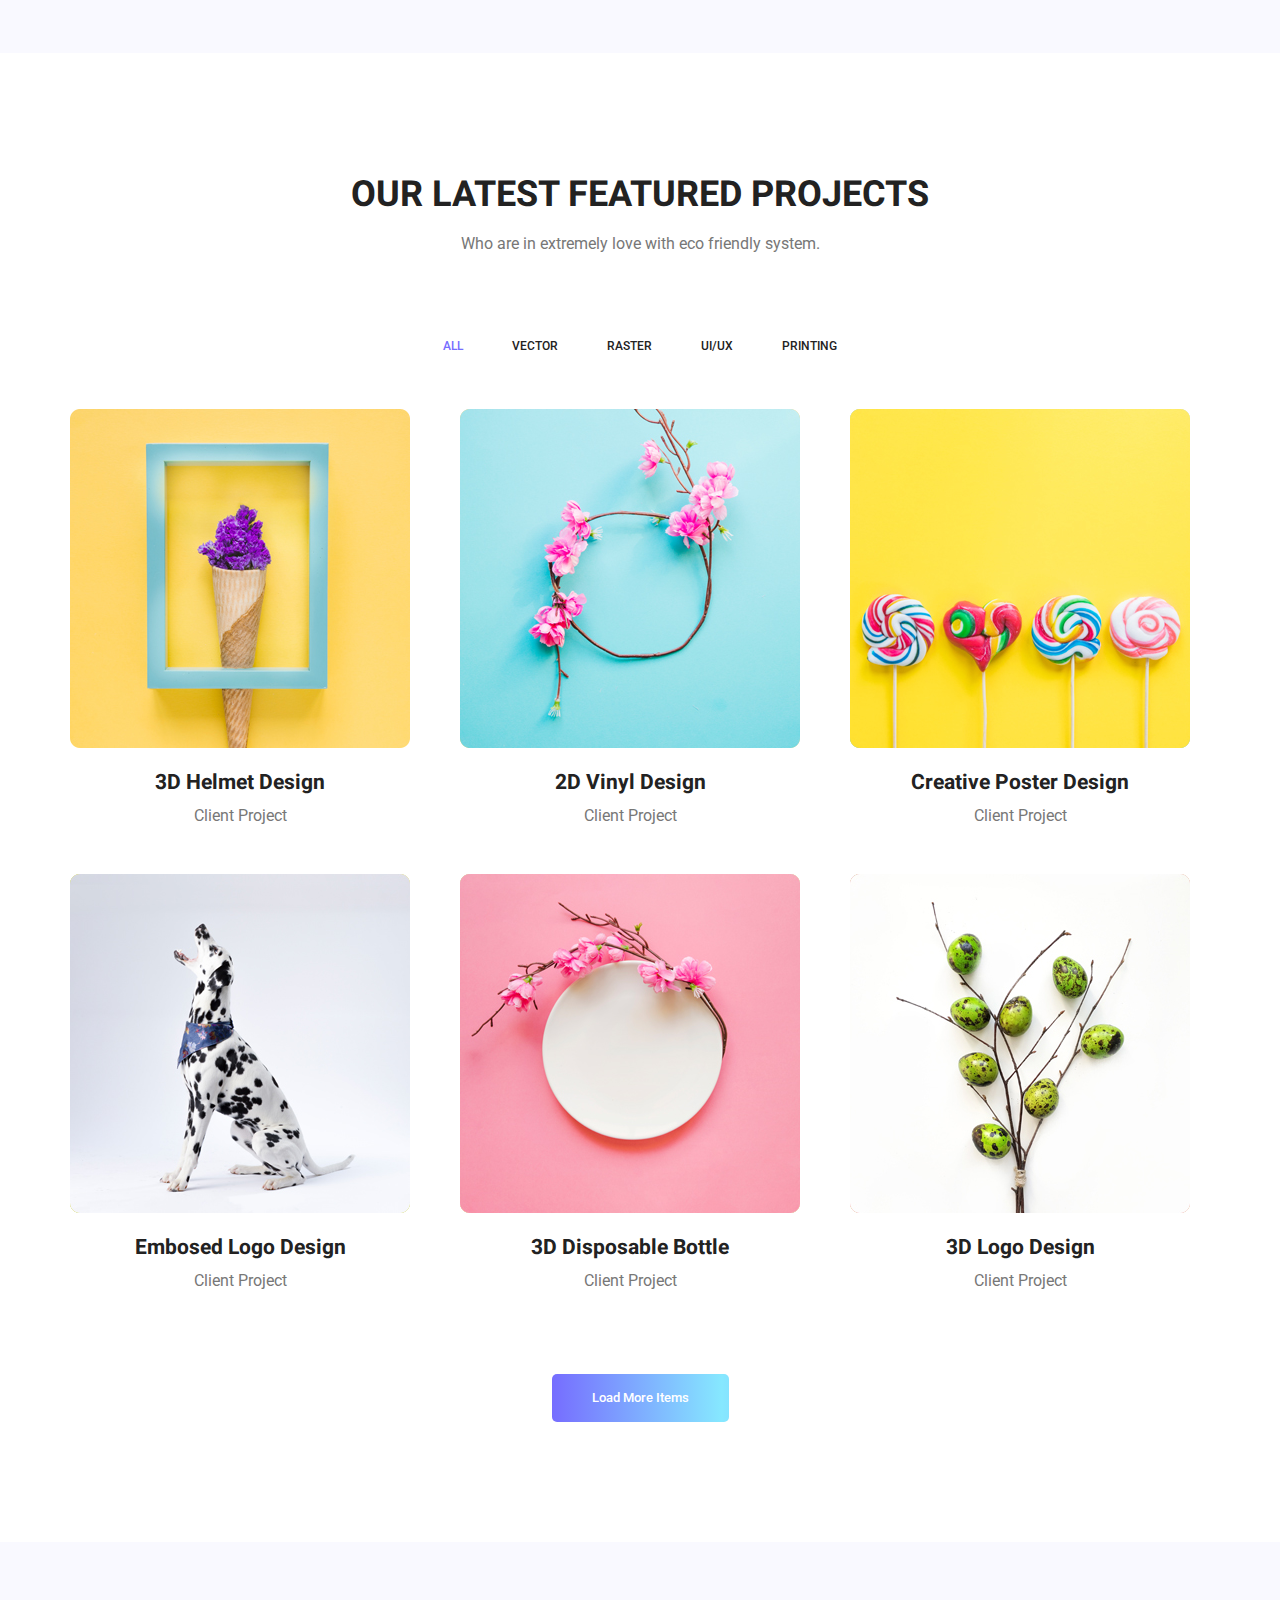
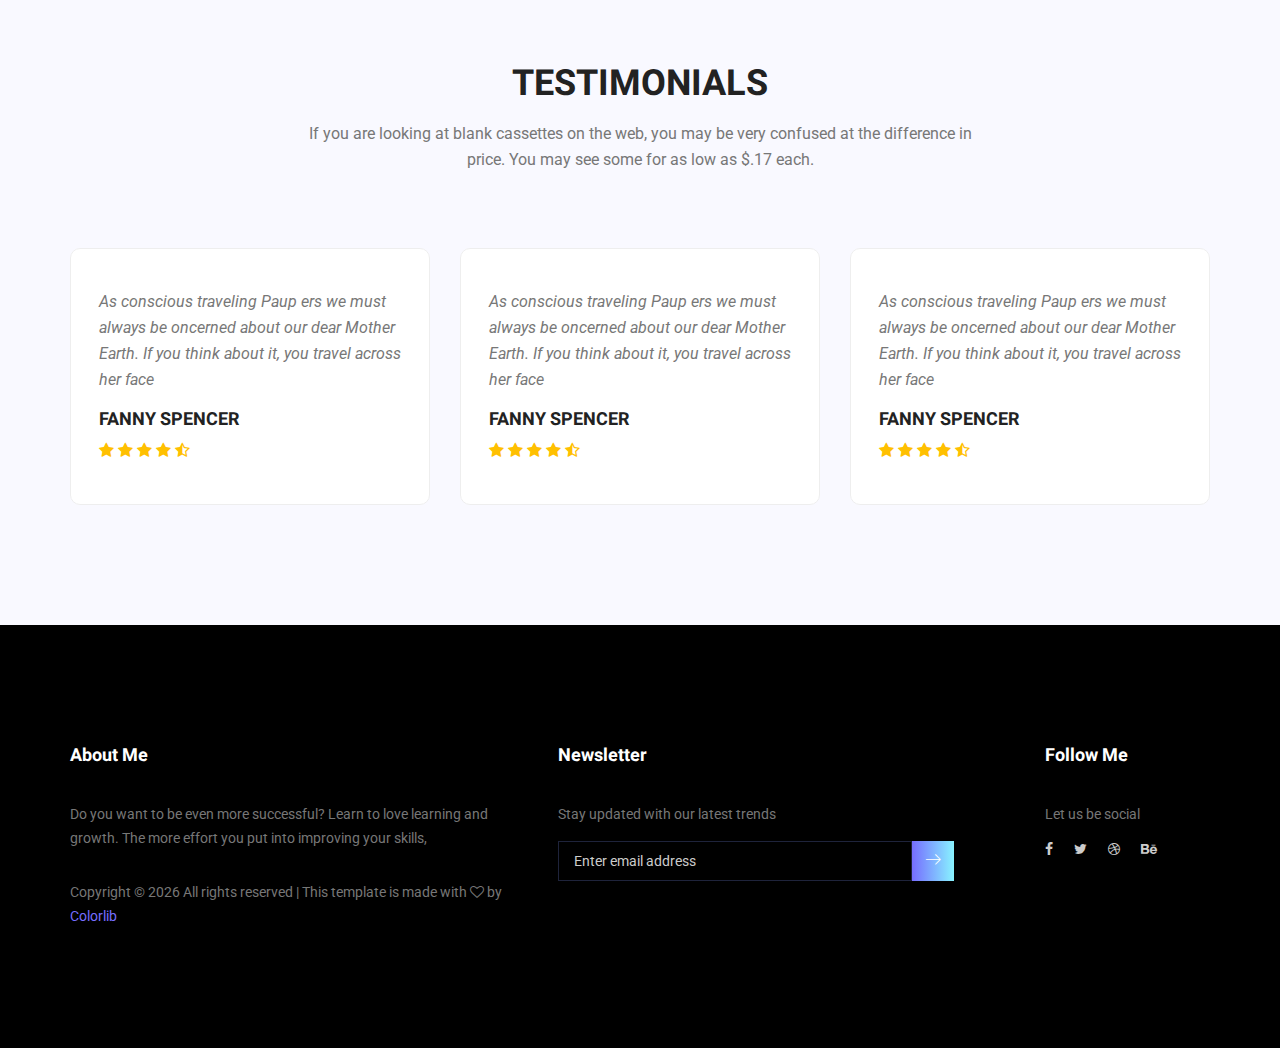
<file: meetme/original_index.html>
<!doctype html>
<html lang="en">

<head>
    <!-- Required meta tags -->
    <meta charset="utf-8">
    <meta name="viewport" content="width=device-width, initial-scale=1, shrink-to-fit=no">
    <link rel="icon" href="img/favicon.png" type="image/png">
    <title>MeetMe Personal</title>
    <!-- Bootstrap CSS -->
    <link rel="stylesheet" href="css/bootstrap.css">
    <link rel="stylesheet" href="vendors/linericon/style.css">
    <link rel="stylesheet" href="css/font-awesome.min.css">
    <link rel="stylesheet" href="vendors/owl-carousel/owl.carousel.min.css">
    <link rel="stylesheet" href="vendors/lightbox/simpleLightbox.css">
    <link rel="stylesheet" href="vendors/nice-select/css/nice-select.css">
    <link rel="stylesheet" href="vendors/animate-css/animate.css">
    <link rel="stylesheet" href="vendors/popup/magnific-popup.css">
    <link rel="stylesheet" href="vendors/flaticon/flaticon.css">
    <!-- main css -->
    <link rel="stylesheet" href="css/style.css">
    <link rel="stylesheet" href="css/responsive.css">
</head>

<body>

    <!--================Header Menu Area =================-->
    <header class="header_area">
        <div class="main_menu">
            <nav class="navbar navbar-expand-lg navbar-light">
                <div class="container box_1620">
                    <!-- Brand and toggle get grouped for better mobile display -->
                    <a class="navbar-brand logo_h" href="index.html"><img src="img/logo.png" alt=""></a>
                    <button class="navbar-toggler" type="button" data-toggle="collapse" data-target="#navbarSupportedContent" aria-controls="navbarSupportedContent" aria-expanded="false" aria-label="Toggle navigation">
							<span class="icon-bar"></span>
							<span class="icon-bar"></span>
							<span class="icon-bar"></span>
						</button>
                    <!-- Collect the nav links, forms, and other content for toggling -->
                    <div class="collapse navbar-collapse offset" id="navbarSupportedContent">
                        <ul class="nav navbar-nav menu_nav ml-auto">
                            <li class="nav-item active"><a class="nav-link" href="index.html">Home</a></li>
                            <li class="nav-item"><a class="nav-link" href="about-us.html">About</a></li>
                            <li class="nav-item"><a class="nav-link" href="services.html">Services</a></li>
                            <li class="nav-item submenu dropdown">
                                <a href="#" class="nav-link dropdown-toggle" data-toggle="dropdown" role="button" aria-haspopup="true" aria-expanded="false">Pages</a>
                                <ul class="dropdown-menu">
                                    <li class="nav-item"><a class="nav-link" href="portfolio.html">Portfolio</a></li>
                                    <li class="nav-item"><a class="nav-link" href="elements.html">Elements</a></li>
                                </ul>
                            </li>
                            <li class="nav-item submenu dropdown">
                                <a href="#" class="nav-link dropdown-toggle" data-toggle="dropdown" role="button" aria-haspopup="true" aria-expanded="false">Blog</a>
                                <ul class="dropdown-menu">
                                    <li class="nav-item"><a class="nav-link" href="blog.html">Blog</a></li>
                                    <li class="nav-item"><a class="nav-link" href="single-blog.html">Blog Details</a></li>
                                </ul>
                            </li>
                            <li class="nav-item"><a class="nav-link" href="./resume/index.html">Contact</a></li>
                        </ul>
                    </div>
                </div>
            </nav>
        </div>
    </header>
    <!--================Header Menu Area =================-->

    <!--================Home Banner Area =================-->
    <section class="home_banner_area">
        <div class="container box_1620">
            <div class="banner_inner d-flex align-items-center">
                <div class="banner_content">
                    <div class="media">
                        <div class="d-flex">
                            <img src="IMG_3918.jpg" style="height: 550px; width: 550px;" alt="">
                        </div>
                        <div class="media-body">
                            <div class="personal_text">
                                <h6>Hello Everybody, i am</h6>
                                <h3>KHUSHBU BHARTI THAKUR</h3>
                                <h4>DATA SCIENTIST</h4>
                                <p>I enjoy reading, and the knowledge and perspective that my reading gives me has strengthened my teaching skills and presentation abilities.</p>
                                <ul class="list basic_info">
                                    <li><a href="#"><i class="lnr lnr-calendar-full"></i> 26th December, 1996</a></li>
                                    <li><a href="#"><i class="lnr lnr-phone-handset"></i> +91 620 041 1273</a></li>
                                    <li><a href="#"><i class="lnr lnr-envelope"></i> khushbu@datapainkiller.com</a></li>
                                    <li><a href="#"><i class="lnr lnr-home"></i> Haryana, INDIA</a></li>
                                </ul>
                                <ul class="list personal_social">
                                    <li><a href="#"><i class="fa fa-facebook"></i></a></li>
                                    <li><a href="#"><i class="fa fa-twitter"></i></a></li>
                                    <li><a href="#"><i class="fa fa-linkedin"></i></a></li>
                                </ul>
                            </div>
                        </div>
                    </div>
                </div>
            </div>
        </div>
    </section>
    <!--================End Home Banner Area =================-->

    <!--================Welcome Area =================-->
    <section class="welcome_area p_120">
        <div class="container">
            <div class="row welcome_inner">
                <div class="col-lg-6">
                    <div class="welcome_text">
                        <h4>About Myself</h4>
                        <p>inappropriate behavior is often laughed off as “boys will be boys,” women face higher conduct standards especially in the workplace. That’s why it’s crucial that, as women, our behavior on the job is beyond reproach. inappropriate
                            behavior is often laughed.</p>
                        <div class="row">
                            <div class="col-md-4">
                                <div class="wel_item">
                                    <i class="lnr lnr-database"></i>
                                    <h4>$2.5M</h4>
                                    <p>Total Donation</p>
                                </div>
                            </div>
                            <div class="col-md-4">
                                <div class="wel_item">
                                    <i class="lnr lnr-book"></i>
                                    <h4>1465</h4>
                                    <p>Total Projects</p>
                                </div>
                            </div>
                            <div class="col-md-4">
                                <div class="wel_item">
                                    <i class="lnr lnr-users"></i>
                                    <h4>3965</h4>
                                    <p>Total Volunteers</p>
                                </div>
                            </div>
                        </div>
                    </div>
                </div>
                <div class="col-lg-6">
                    <div class="tools_expert">
                        <div class="skill_main">
                            <div class="skill_item">
                                <h4>After Effects <span class="counter">85</span>%</h4>
                                <div class="progress_br">
                                    <div class="progress">
                                        <div class="progress-bar" role="progressbar" aria-valuenow="85" aria-valuemin="0" aria-valuemax="100"></div>
                                    </div>
                                </div>
                            </div>
                            <div class="skill_item">
                                <h4>Photoshop <span class="counter">90</span>%</h4>
                                <div class="progress_br">
                                    <div class="progress">
                                        <div class="progress-bar" role="progressbar" aria-valuenow="90" aria-valuemin="0" aria-valuemax="100"></div>
                                    </div>
                                </div>
                            </div>
                            <div class="skill_item">
                                <h4>Illustrator <span class="counter">70</span>%</h4>
                                <div class="progress_br">
                                    <div class="progress">
                                        <div class="progress-bar" role="progressbar" aria-valuenow="70" aria-valuemin="0" aria-valuemax="100"></div>
                                    </div>
                                </div>
                            </div>
                            <div class="skill_item">
                                <h4>Sublime <span class="counter">95</span>%</h4>
                                <div class="progress_br">
                                    <div class="progress">
                                        <div class="progress-bar" role="progressbar" aria-valuenow="95" aria-valuemin="0" aria-valuemax="100"></div>
                                    </div>
                                </div>
                            </div>
                            <div class="skill_item">
                                <h4>Sketch <span class="counter">75</span>%</h4>
                                <div class="progress_br">
                                    <div class="progress">
                                        <div class="progress-bar" role="progressbar" aria-valuenow="75" aria-valuemin="0" aria-valuemax="100"></div>
                                    </div>
                                </div>
                            </div>
                        </div>
                    </div>
                </div>
            </div>
        </div>
    </section>
    <!--================End Welcome Area =================-->

    <!--================My Tabs Area =================-->
    <section class="mytabs_area p_120">
        <div class="container">
            <div class="tabs_inner">
                <ul class="nav nav-tabs" id="myTab" role="tablist">
                    <li class="nav-item">
                        <a class="nav-link active" id="home-tab" data-toggle="tab" href="#home" role="tab" aria-controls="home" aria-selected="true">My Experiences</a>
                    </li>
                    <li class="nav-item">
                        <a class="nav-link" id="profile-tab" data-toggle="tab" href="#profile" role="tab" aria-controls="profile" aria-selected="false">My Education</a>
                    </li>
                </ul>
                <div class="tab-content" id="myTabContent">
                    <div class="tab-pane fade show active" id="home" role="tabpanel" aria-labelledby="home-tab">
                        <ul class="list">
                            <li>
                                <span></span>
                                <div class="media">
                                    <div class="d-flex">
                                        <p>March 2017 to present</p>
                                    </div>
                                    <div class="media-body">
                                        <h4>Colorlib</h4>
                                        <p>Senior Web Developer <br />Santa monica, Los angeles</p>
                                    </div>
                                </div>
                            </li>
                            <li>
                                <span></span>
                                <div class="media">
                                    <div class="d-flex">
                                        <p>March 2017 to present</p>
                                    </div>
                                    <div class="media-body">
                                        <h4>Colorlib</h4>
                                        <p>Senior Web Developer <br />Santa monica, Los angeles</p>
                                    </div>
                                </div>
                            </li>
                            <li>
                                <span></span>
                                <div class="media">
                                    <div class="d-flex">
                                        <p>March 2017 to present</p>
                                    </div>
                                    <div class="media-body">
                                        <h4>Colorlib</h4>
                                        <p>Senior Web Developer <br />Santa monica, Los angeles</p>
                                    </div>
                                </div>
                            </li>
                        </ul>
                    </div>
                    <div class="tab-pane fade" id="profile" role="tabpanel" aria-labelledby="profile-tab">
                        <ul class="list">
                            <li>
                                <span></span>
                                <div class="media">
                                    <div class="d-flex">
                                        <p>March 2017 to present</p>
                                    </div>
                                    <div class="media-body">
                                        <h4>Colorlib</h4>
                                        <p>Senior Web Developer <br />Santa monica, Los angeles</p>
                                    </div>
                                </div>
                            </li>
                            <li>
                                <span></span>
                                <div class="media">
                                    <div class="d-flex">
                                        <p>March 2017 to present</p>
                                    </div>
                                    <div class="media-body">
                                        <h4>Colorlib</h4>
                                        <p>Senior Web Developer <br />Santa monica, Los angeles</p>
                                    </div>
                                </div>
                            </li>
                            <li>
                                <span></span>
                                <div class="media">
                                    <div class="d-flex">
                                        <p>March 2017 to present</p>
                                    </div>
                                    <div class="media-body">
                                        <h4>Colorlib</h4>
                                        <p>Senior Web Developer <br />Santa monica, Los angeles</p>
                                    </div>
                                </div>
                            </li>
                        </ul>
                    </div>
                </div>
            </div>
        </div>
    </section>
    <!--================End My Tabs Area =================-->

    <!--================Feature Area =================-->
    <section class="feature_area p_120">
        <div class="container">
            <div class="main_title">
                <h2>offerings to my clients</h2>
                <p>If you are looking at blank cassettes on the web, you may be very confused at the difference in price. You may see some for as low as $.17 each.</p>
            </div>
            <div class="feature_inner row">
                <div class="col-lg-4 col-md-6">
                    <div class="feature_item">
                        <i class="flaticon-city"></i>
                        <h4>Architecture</h4>
                        <p>If you are looking at blank cassettes on the web, you may be very confused at the difference in price. You may see some for as low as $17 each.</p>
                    </div>
                </div>
                <div class="col-lg-4 col-md-6">
                    <div class="feature_item">
                        <i class="flaticon-skyline"></i>
                        <h4>Interior Design</h4>
                        <p>If you are looking at blank cassettes on the web, you may be very confused at the difference in price. You may see some for as low as $17 each.</p>
                    </div>
                </div>
                <div class="col-lg-4 col-md-6">
                    <div class="feature_item">
                        <i class="flaticon-sketch"></i>
                        <h4>Concept Design</h4>
                        <p>If you are looking at blank cassettes on the web, you may be very confused at the difference in price. You may see some for as low as $17 each.</p>
                    </div>
                </div>
            </div>
        </div>
    </section>
    <!--================End Feature Area =================-->

    <!--================Home Gallery Area =================-->
    <section class="home_gallery_area p_120">
        <div class="container">
            <div class="main_title">
                <h2>Our Latest Featured Projects</h2>
                <p>Who are in extremely love with eco friendly system.</p>
            </div>
            <div class="isotope_fillter">
                <ul class="gallery_filter list">
                    <li class="active" data-filter="*"><a href="#">All</a></li>
                    <li data-filter=".brand"><a href="#">Vector</a></li>
                    <li data-filter=".manipul"><a href="#">Raster</a></li>
                    <li data-filter=".creative"><a href="#">UI/UX</a></li>
                    <li data-filter=".design"><a href="#">Printing</a></li>
                </ul>
            </div>
        </div>
        <div class="container">
            <div class="gallery_f_inner row imageGallery1">
                <div class="col-lg-4 col-md-4 col-sm-6 brand manipul design print">
                    <div class="h_gallery_item">
                        <div class="g_img_item">
                            <img class="img-fluid" src="img/gallery/project-1.jpg" alt="">
                            <a class="light" href="img/gallery/project-1.jpg"><img src="img/gallery/icon.png" alt=""></a>
                        </div>
                        <div class="g_item_text">
                            <h4>3D Helmet Design</h4>
                            <p>Client Project</p>
                        </div>
                    </div>
                </div>
                <div class="col-lg-4 col-md-4 col-sm-6 brand manipul creative">
                    <div class="h_gallery_item">
                        <div class="g_img_item">
                            <img class="img-fluid" src="img/gallery/project-2.jpg" alt="">
                            <a class="light" href="img/gallery/project-2.jpg"><img src="img/gallery/icon.png" alt=""></a>
                        </div>
                        <div class="g_item_text">
                            <h4>2D Vinyl Design</h4>
                            <p>Client Project</p>
                        </div>
                    </div>
                </div>
                <div class="col-lg-4 col-md-4 col-sm-6 manipul creative design print">
                    <div class="h_gallery_item">
                        <div class="g_img_item">
                            <img class="img-fluid" src="img/gallery/project-3.jpg" alt="">
                            <a class="light" href="img/gallery/project-3.jpg"><img src="img/gallery/icon.png" alt=""></a>
                        </div>
                        <div class="g_item_text">
                            <h4>Creative Poster Design</h4>
                            <p>Client Project</p>
                        </div>
                    </div>
                </div>
                <div class="col-lg-4 col-md-4 col-sm-6 brand creative print">
                    <div class="h_gallery_item">
                        <div class="g_img_item">
                            <img class="img-fluid" src="img/gallery/project-4.jpg" alt="">
                            <a class="light" href="img/gallery/project-4.jpg"><img src="img/gallery/icon.png" alt=""></a>
                        </div>
                        <div class="g_item_text">
                            <h4>Embosed Logo Design</h4>
                            <p>Client Project</p>
                        </div>
                    </div>
                </div>
                <div class="col-lg-4 col-md-4 col-sm-6 brand manipul design">
                    <div class="h_gallery_item">
                        <div class="g_img_item">
                            <img class="img-fluid" src="img/gallery/project-5.jpg" alt="">
                            <a class="light" href="img/gallery/project-5.jpg"><img src="img/gallery/icon.png" alt=""></a>
                        </div>
                        <div class="g_item_text">
                            <h4>3D Disposable Bottle</h4>
                            <p>Client Project</p>
                        </div>
                    </div>
                </div>
                <div class="col-lg-4 col-md-4 col-sm-6 brand creative">
                    <div class="h_gallery_item">
                        <div class="g_img_item">
                            <img class="img-fluid" src="img/gallery/project-6.jpg" alt="">
                            <a class="light" href="img/gallery/project-6.jpg"><img src="img/gallery/icon.png" alt=""></a>
                        </div>
                        <div class="g_item_text">
                            <h4>3D Logo Design</h4>
                            <p>Client Project</p>
                        </div>
                    </div>
                </div>
            </div>
            <div class="more_btn">
                <a class="main_btn" href="#">Load More Items</a>
            </div>
        </div>
    </section>
    <!--================End Home Gallery Area =================-->

    <!--================Testimonials Area =================-->
    <section class="testimonials_area p_120">
        <div class="container">
            <div class="main_title">
                <h2>Testimonials</h2>
                <p>If you are looking at blank cassettes on the web, you may be very confused at the difference in price. You may see some for as low as $.17 each.</p>
            </div>
            <div class="testi_inner">
                <div class="testi_slider owl-carousel">
                    <div class="item">
                        <div class="testi_item">
                            <p>As conscious traveling Paup ers we must always be oncerned about our dear Mother Earth. If you think about it, you travel across her face</p>
                            <h4>Fanny Spencer</h4>
                            <a href="#"><i class="fa fa-star"></i></a>
                            <a href="#"><i class="fa fa-star"></i></a>
                            <a href="#"><i class="fa fa-star"></i></a>
                            <a href="#"><i class="fa fa-star"></i></a>
                            <a href="#"><i class="fa fa-star-half-o"></i></a>
                        </div>
                    </div>
                    <div class="item">
                        <div class="testi_item">
                            <p>As conscious traveling Paup ers we must always be oncerned about our dear Mother Earth. If you think about it, you travel across her face</p>
                            <h4>Fanny Spencer</h4>
                            <a href="#"><i class="fa fa-star"></i></a>
                            <a href="#"><i class="fa fa-star"></i></a>
                            <a href="#"><i class="fa fa-star"></i></a>
                            <a href="#"><i class="fa fa-star"></i></a>
                            <a href="#"><i class="fa fa-star-half-o"></i></a>
                        </div>
                    </div>
                    <div class="item">
                        <div class="testi_item">
                            <p>As conscious traveling Paup ers we must always be oncerned about our dear Mother Earth. If you think about it, you travel across her face</p>
                            <h4>Fanny Spencer</h4>
                            <a href="#"><i class="fa fa-star"></i></a>
                            <a href="#"><i class="fa fa-star"></i></a>
                            <a href="#"><i class="fa fa-star"></i></a>
                            <a href="#"><i class="fa fa-star"></i></a>
                            <a href="#"><i class="fa fa-star-half-o"></i></a>
                        </div>
                    </div>
                </div>
            </div>
        </div>
    </section>
    <!--================End Testimonials Area =================-->

    <!--================Footer Area =================-->
    <footer class="footer_area p_120">
        <div class="container">
            <div class="row footer_inner">
                <div class="col-lg-5 col-sm-6">
                    <aside class="f_widget ab_widget">
                        <div class="f_title">
                            <h3>About Me</h3>
                        </div>
                        <p>Do you want to be even more successful? Learn to love learning and growth. The more effort you put into improving your skills,</p>
                        <p>
                            <!-- Link back to Colorlib can't be removed. Template is licensed under CC BY 3.0. -->
                            Copyright &copy;
                            <script>
                                document.write(new Date().getFullYear());
                            </script> All rights reserved | This template is made with <i class="fa fa-heart-o" aria-hidden="true"></i> by <a href="https://colorlib.com" target="_blank">Colorlib</a>
                            <!-- Link back to Colorlib can't be removed. Template is licensed under CC BY 3.0. -->
                        </p>
                    </aside>
                </div>
                <div class="col-lg-5 col-sm-6">
                    <aside class="f_widget news_widget">
                        <div class="f_title">
                            <h3>Newsletter</h3>
                        </div>
                        <p>Stay updated with our latest trends</p>
                        <div id="mc_embed_signup">
                            <form target="_blank" action="https://spondonit.us12.list-manage.com/subscribe/post?u=1462626880ade1ac87bd9c93a&amp;id=92a4423d01" method="get" class="subscribe_form relative">
                                <div class="input-group d-flex flex-row">
                                    <input name="EMAIL" placeholder="Enter email address" onfocus="this.placeholder = ''" onblur="this.placeholder = 'Email Address '" required="" type="email">
                                    <button class="btn sub-btn"><span class="lnr lnr-arrow-right"></span></button>
                                </div>
                                <div class="mt-10 info"></div>
                            </form>
                        </div>
                    </aside>
                </div>
                <div class="col-lg-2">
                    <aside class="f_widget social_widget">
                        <div class="f_title">
                            <h3>Follow Me</h3>
                        </div>
                        <p>Let us be social</p>
                        <ul class="list">
                            <li><a href="#"><i class="fa fa-facebook"></i></a></li>
                            <li><a href="#"><i class="fa fa-twitter"></i></a></li>
                            <li><a href="#"><i class="fa fa-dribbble"></i></a></li>
                            <li><a href="#"><i class="fa fa-behance"></i></a></li>
                        </ul>
                    </aside>
                </div>
            </div>
        </div>
    </footer>
    <!--================End Footer Area =================-->






    <!-- Optional JavaScript -->
    <!-- jQuery first, then Popper.js, then Bootstrap JS -->
    <script src="js/jquery-3.3.1.min.js"></script>
    <script src="js/popper.js"></script>
    <script src="js/bootstrap.min.js"></script>
    <script src="js/stellar.js"></script>
    <script src="vendors/lightbox/simpleLightbox.min.js"></script>
    <script src="vendors/nice-select/js/jquery.nice-select.min.js"></script>
    <script src="vendors/isotope/imagesloaded.pkgd.min.js"></script>
    <script src="vendors/isotope/isotope.pkgd.min.js"></script>
    <script src="vendors/owl-carousel/owl.carousel.min.js"></script>
    <script src="vendors/popup/jquery.magnific-popup.min.js"></script>
    <script src="js/jquery.ajaxchimp.min.js"></script>
    <script src="vendors/counter-up/jquery.waypoints.min.js"></script>
    <script src="vendors/counter-up/jquery.counterup.min.js"></script>
    <script src="js/mail-script.js"></script>
    <script src="js/theme.js"></script>
</body>

</html>
</file>
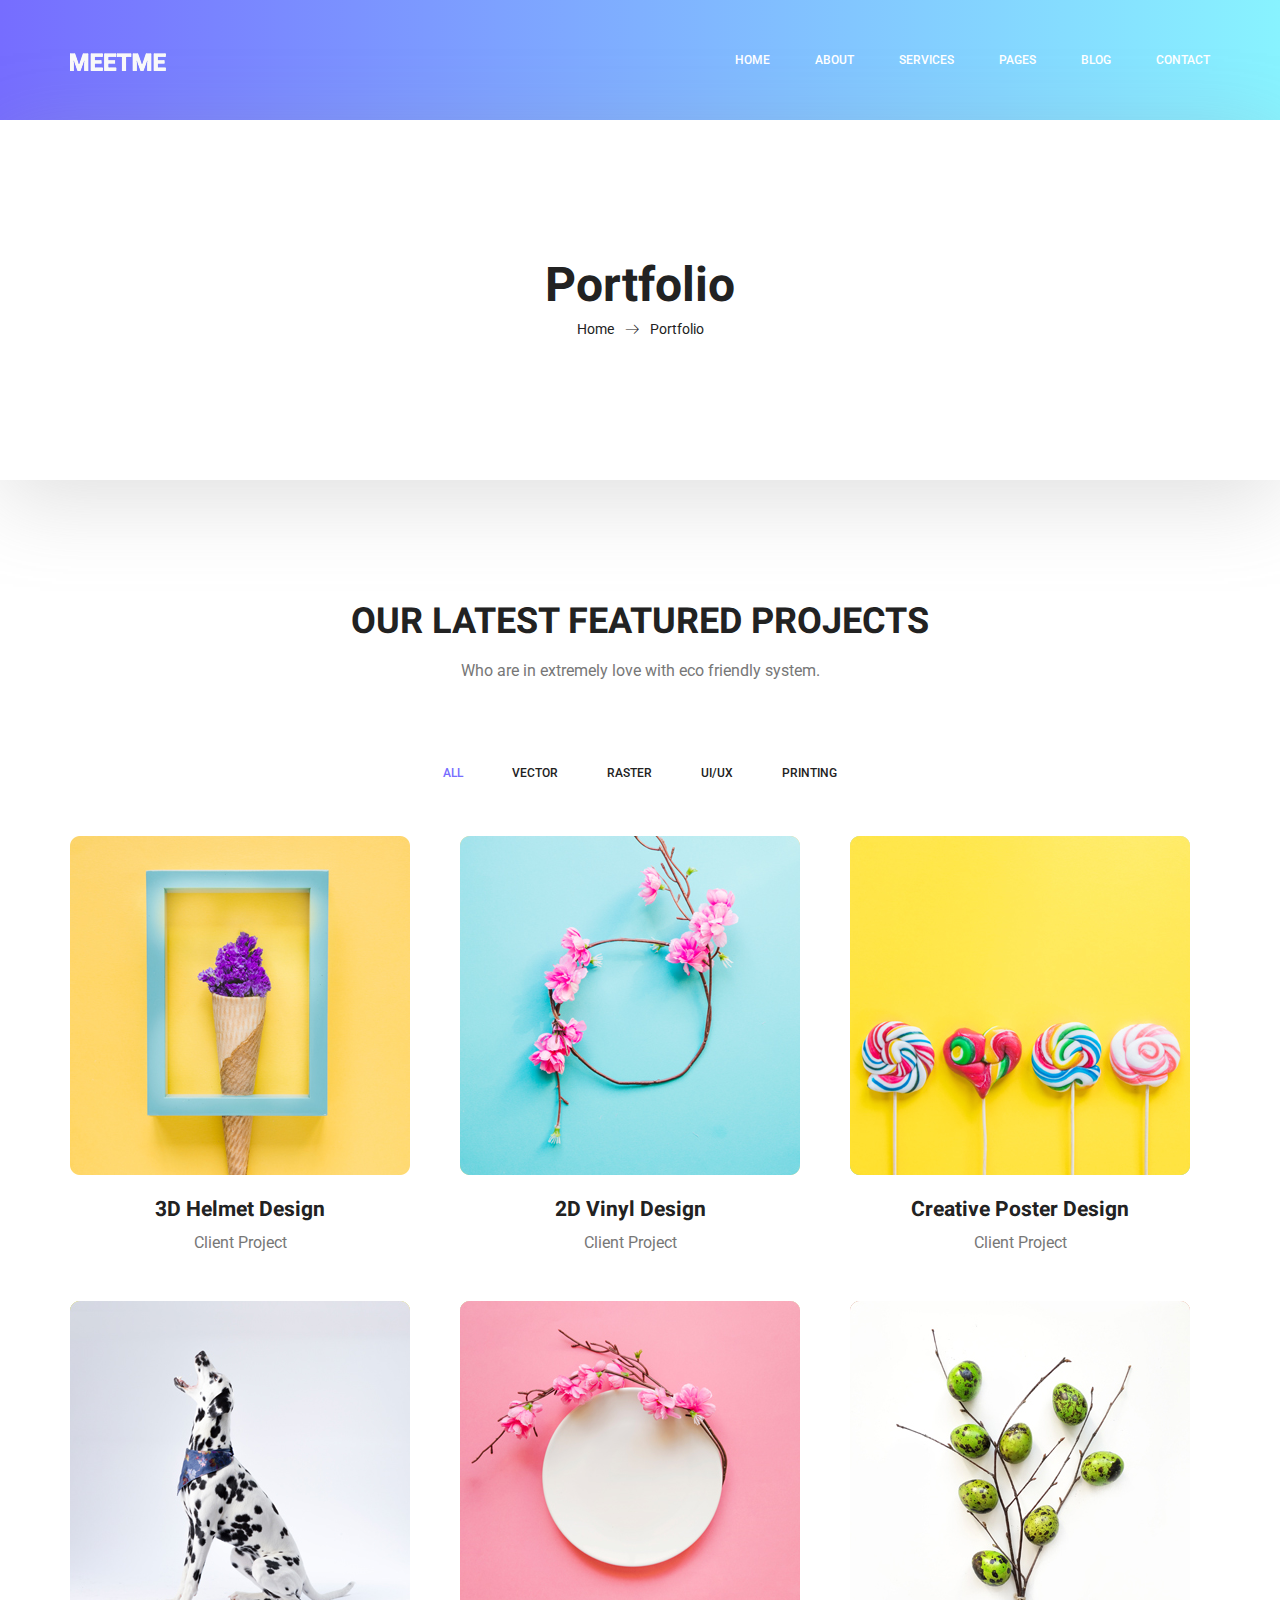
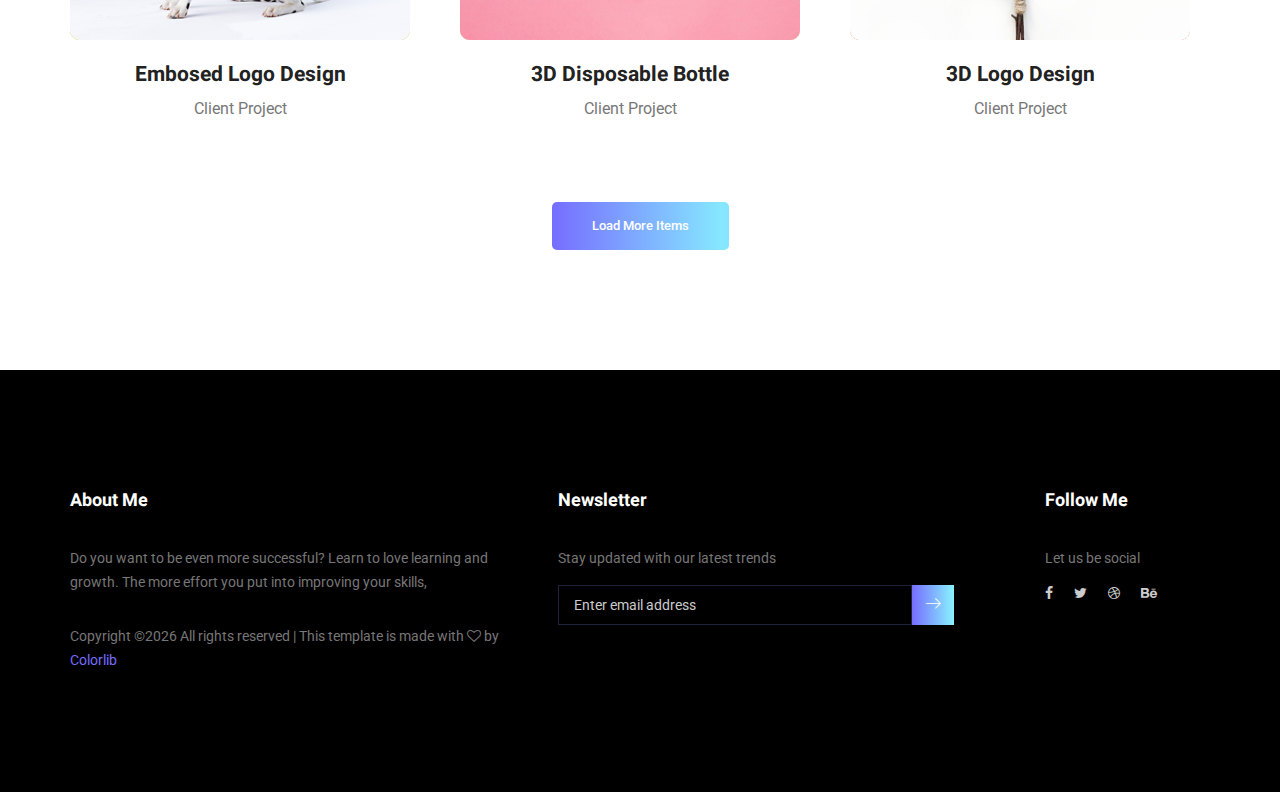
<file: meetme/portfolio.html>
<!doctype html>
<html lang="en">
    <head>
        <!-- Required meta tags -->
        <meta charset="utf-8">
        <meta name="viewport" content="width=device-width, initial-scale=1, shrink-to-fit=no">
        <link rel="icon" href="img/favicon.png" type="image/png">
        <title>MeetMe Personal</title>
        <!-- Bootstrap CSS -->
        <link rel="stylesheet" href="css/bootstrap.css">
        <link rel="stylesheet" href="vendors/linericon/style.css">
        <link rel="stylesheet" href="css/font-awesome.min.css">
        <link rel="stylesheet" href="vendors/owl-carousel/owl.carousel.min.css">
        <link rel="stylesheet" href="vendors/lightbox/simpleLightbox.css">
        <link rel="stylesheet" href="vendors/nice-select/css/nice-select.css">
        <link rel="stylesheet" href="vendors/animate-css/animate.css">
        <link rel="stylesheet" href="vendors/popup/magnific-popup.css">
        <link rel="stylesheet" href="vendors/flaticon/flaticon.css">
        <!-- main css -->
        <link rel="stylesheet" href="css/style.css">
        <link rel="stylesheet" href="css/responsive.css">
    </head>
    <body>
        
        <!--================Header Menu Area =================-->
        <header class="header_area">
            <div class="main_menu">
            	<nav class="navbar navbar-expand-lg navbar-light">
					<div class="container box_1620">
						<!-- Brand and toggle get grouped for better mobile display -->
						<a class="navbar-brand logo_h" href="index.html"><img src="img/logo.png" alt=""></a>
						<button class="navbar-toggler" type="button" data-toggle="collapse" data-target="#navbarSupportedContent" aria-controls="navbarSupportedContent" aria-expanded="false" aria-label="Toggle navigation">
							<span class="icon-bar"></span>
							<span class="icon-bar"></span>
							<span class="icon-bar"></span>
						</button>
						<!-- Collect the nav links, forms, and other content for toggling -->
						<div class="collapse navbar-collapse offset" id="navbarSupportedContent">
							<ul class="nav navbar-nav menu_nav ml-auto">
								<li class="nav-item active"><a class="nav-link" href="index.html">Home</a></li> 
								<li class="nav-item"><a class="nav-link" href="about-us.html">About</a></li> 
								<li class="nav-item"><a class="nav-link" href="services.html">Services</a></li> 
								<li class="nav-item submenu dropdown">
									<a href="#" class="nav-link dropdown-toggle" data-toggle="dropdown" role="button" aria-haspopup="true" aria-expanded="false">Pages</a>
									<ul class="dropdown-menu">
										<li class="nav-item"><a class="nav-link" href="portfolio.html">Portfolio</a></li>
										<li class="nav-item"><a class="nav-link" href="elements.html">Elements</a></li>
									</ul>
								</li> 
								<li class="nav-item submenu dropdown">
									<a href="#" class="nav-link dropdown-toggle" data-toggle="dropdown" role="button" aria-haspopup="true" aria-expanded="false">Blog</a>
									<ul class="dropdown-menu">
										<li class="nav-item"><a class="nav-link" href="blog.html">Blog</a></li>
										<li class="nav-item"><a class="nav-link" href="single-blog.html">Blog Details</a></li>
									</ul>
								</li> 
								<li class="nav-item"><a class="nav-link" href="contact.html">Contact</a></li>
							</ul>
						</div> 
					</div>
            	</nav>
            </div>
        </header>
        <!--================Header Menu Area =================-->
        
        <!--================Home Banner Area =================-->
        <section class="banner_area">
            <div class="box_1620">
				<div class="banner_inner d-flex align-items-center">
					<div class="container">
						<div class="banner_content text-center">
							<h2>Portfolio</h2>
							<div class="page_link">
								<a href="index.html">Home</a>
								<a href="portfolio.html">Portfolio</a>
							</div>
						</div>
					</div>
				</div>
            </div>
        </section>
        <!--================End Home Banner Area =================-->
        
        <!--================Home Gallery Area =================-->
        <section class="home_gallery_area p_120">
        	<div class="container">
        		<div class="main_title">
        			<h2>Our Latest Featured Projects</h2>
        			<p>Who are in extremely love with eco friendly system.</p>
        		</div>
        		<div class="isotope_fillter">
        			<ul class="gallery_filter list">
						<li class="active" data-filter="*"><a href="#">All</a></li>
						<li data-filter=".brand"><a href="#">Vector</a></li>
						<li data-filter=".manipul"><a href="#">Raster</a></li>
						<li data-filter=".creative"><a href="#">UI/UX</a></li>
						<li data-filter=".design"><a href="#">Printing</a></li>
					</ul>
        		</div>
        	</div>
        	<div class="container">
        		<div class="gallery_f_inner row imageGallery1">
        			<div class="col-lg-4 col-md-4 col-sm-6 brand manipul design print">
        				<div class="h_gallery_item">
        					<div class="g_img_item">
        						<img class="img-fluid" src="img/gallery/project-1.jpg" alt="">
        						<a class="light" href="img/gallery/project-1.jpg"><img src="img/gallery/icon.png" alt=""></a>
        					</div>
        					<div class="g_item_text">
        						<h4>3D Helmet Design</h4>
        						<p>Client Project</p>
        					</div>
        				</div>
        			</div>
        			<div class="col-lg-4 col-md-4 col-sm-6 brand manipul creative">
        				<div class="h_gallery_item">
        					<div class="g_img_item">
        						<img class="img-fluid" src="img/gallery/project-2.jpg" alt="">
        						<a class="light" href="img/gallery/project-2.jpg"><img src="img/gallery/icon.png" alt=""></a>
        					</div>
        					<div class="g_item_text">
        						<h4>2D Vinyl Design</h4>
        						<p>Client Project</p>
        					</div>
        				</div>
        			</div>
        			<div class="col-lg-4 col-md-4 col-sm-6 manipul creative design print">
        				<div class="h_gallery_item">
        					<div class="g_img_item">
        						<img class="img-fluid" src="img/gallery/project-3.jpg" alt="">
        						<a class="light" href="img/gallery/project-3.jpg"><img src="img/gallery/icon.png" alt=""></a>
        					</div>
        					<div class="g_item_text">
        						<h4>Creative Poster Design</h4>
        						<p>Client Project</p>
        					</div>
        				</div>
        			</div>
        			<div class="col-lg-4 col-md-4 col-sm-6 brand creative print">
        				<div class="h_gallery_item">
        					<div class="g_img_item">
        						<img class="img-fluid" src="img/gallery/project-4.jpg" alt="">
        						<a class="light" href="img/gallery/project-4.jpg"><img src="img/gallery/icon.png" alt=""></a>
        					</div>
        					<div class="g_item_text">
        						<h4>Embosed Logo Design</h4>
        						<p>Client Project</p>
        					</div>
        				</div>
        			</div>
        			<div class="col-lg-4 col-md-4 col-sm-6 brand manipul design">
        				<div class="h_gallery_item">
        					<div class="g_img_item">
        						<img class="img-fluid" src="img/gallery/project-5.jpg" alt="">
        						<a class="light" href="img/gallery/project-5.jpg"><img src="img/gallery/icon.png" alt=""></a>
        					</div>
        					<div class="g_item_text">
        						<h4>3D Disposable Bottle</h4>
        						<p>Client Project</p>
        					</div>
        				</div>
        			</div>
        			<div class="col-lg-4 col-md-4 col-sm-6 brand creative">
        				<div class="h_gallery_item">
        					<div class="g_img_item">
        						<img class="img-fluid" src="img/gallery/project-6.jpg" alt="">
        						<a class="light" href="img/gallery/project-6.jpg"><img src="img/gallery/icon.png" alt=""></a>
        					</div>
        					<div class="g_item_text">
        						<h4>3D Logo Design</h4>
        						<p>Client Project</p>
        					</div>
        				</div>
        			</div>
        		</div>
        		<div class="more_btn">
        			<a class="main_btn" href="#">Load More Items</a>
        		</div>
        	</div>
        </section>
        <!--================End Home Gallery Area =================-->
        
        <!--================Footer Area =================-->
        <footer class="footer_area p_120">
        	<div class="container">
        		<div class="row footer_inner">
        			<div class="col-lg-5 col-sm-6">
        				<aside class="f_widget ab_widget">
        					<div class="f_title">
        						<h3>About Me</h3>
        					</div>
        					<p>Do you want to be even more successful? Learn to love learning and growth. The more effort you put into improving your skills,</p>
        					<p><!-- Link back to Colorlib can't be removed. Template is licensed under CC BY 3.0. -->
Copyright &copy;<script>document.write(new Date().getFullYear());</script> All rights reserved | This template is made with <i class="fa fa-heart-o" aria-hidden="true"></i> by <a href="https://colorlib.com" target="_blank">Colorlib</a>
<!-- Link back to Colorlib can't be removed. Template is licensed under CC BY 3.0. --></p>
        				</aside>
        			</div>
        			<div class="col-lg-5 col-sm-6">
        				<aside class="f_widget news_widget">
        					<div class="f_title">
        						<h3>Newsletter</h3>
        					</div>
        					<p>Stay updated with our latest trends</p>
        					<div id="mc_embed_signup">
                                <form target="_blank" action="https://spondonit.us12.list-manage.com/subscribe/post?u=1462626880ade1ac87bd9c93a&amp;id=92a4423d01" method="get" class="subscribe_form relative">
                                	<div class="input-group d-flex flex-row">
                                        <input name="EMAIL" placeholder="Enter email address" onfocus="this.placeholder = ''" onblur="this.placeholder = 'Email Address '" required="" type="email">
                                        <button class="btn sub-btn"><span class="lnr lnr-arrow-right"></span></button>		
                                    </div>				
                                    <div class="mt-10 info"></div>
                                </form>
                            </div>
        				</aside>
        			</div>
        			<div class="col-lg-2">
        				<aside class="f_widget social_widget">
        					<div class="f_title">
        						<h3>Follow Me</h3>
        					</div>
        					<p>Let us be social</p>
        					<ul class="list">
        						<li><a href="#"><i class="fa fa-facebook"></i></a></li>
        						<li><a href="#"><i class="fa fa-twitter"></i></a></li>
        						<li><a href="#"><i class="fa fa-dribbble"></i></a></li>
        						<li><a href="#"><i class="fa fa-behance"></i></a></li>
        					</ul>
        				</aside>
        			</div>
        		</div>
        	</div>
        </footer>
        <!--================End Footer Area =================-->
        
        
        
        
        <!-- Optional JavaScript -->
        <!-- jQuery first, then Popper.js, then Bootstrap JS -->
        <script src="js/jquery-3.3.1.min.js"></script>
        <script src="js/popper.js"></script>
        <script src="js/bootstrap.min.js"></script>
        <script src="js/stellar.js"></script>
        <script src="vendors/lightbox/simpleLightbox.min.js"></script>
        <script src="vendors/nice-select/js/jquery.nice-select.min.js"></script>
        <script src="vendors/isotope/imagesloaded.pkgd.min.js"></script>
        <script src="vendors/isotope/isotope.pkgd.min.js"></script>
        <script src="vendors/owl-carousel/owl.carousel.min.js"></script>
        <script src="vendors/popup/jquery.magnific-popup.min.js"></script>
        <script src="js/jquery.ajaxchimp.min.js"></script>
        <script src="vendors/counter-up/jquery.waypoints.min.js"></script>
        <script src="vendors/counter-up/jquery.counterup.min.js"></script>
        <script src="js/mail-script.js"></script>
        <script src="js/theme.js"></script>
    </body>
</html>
</file>
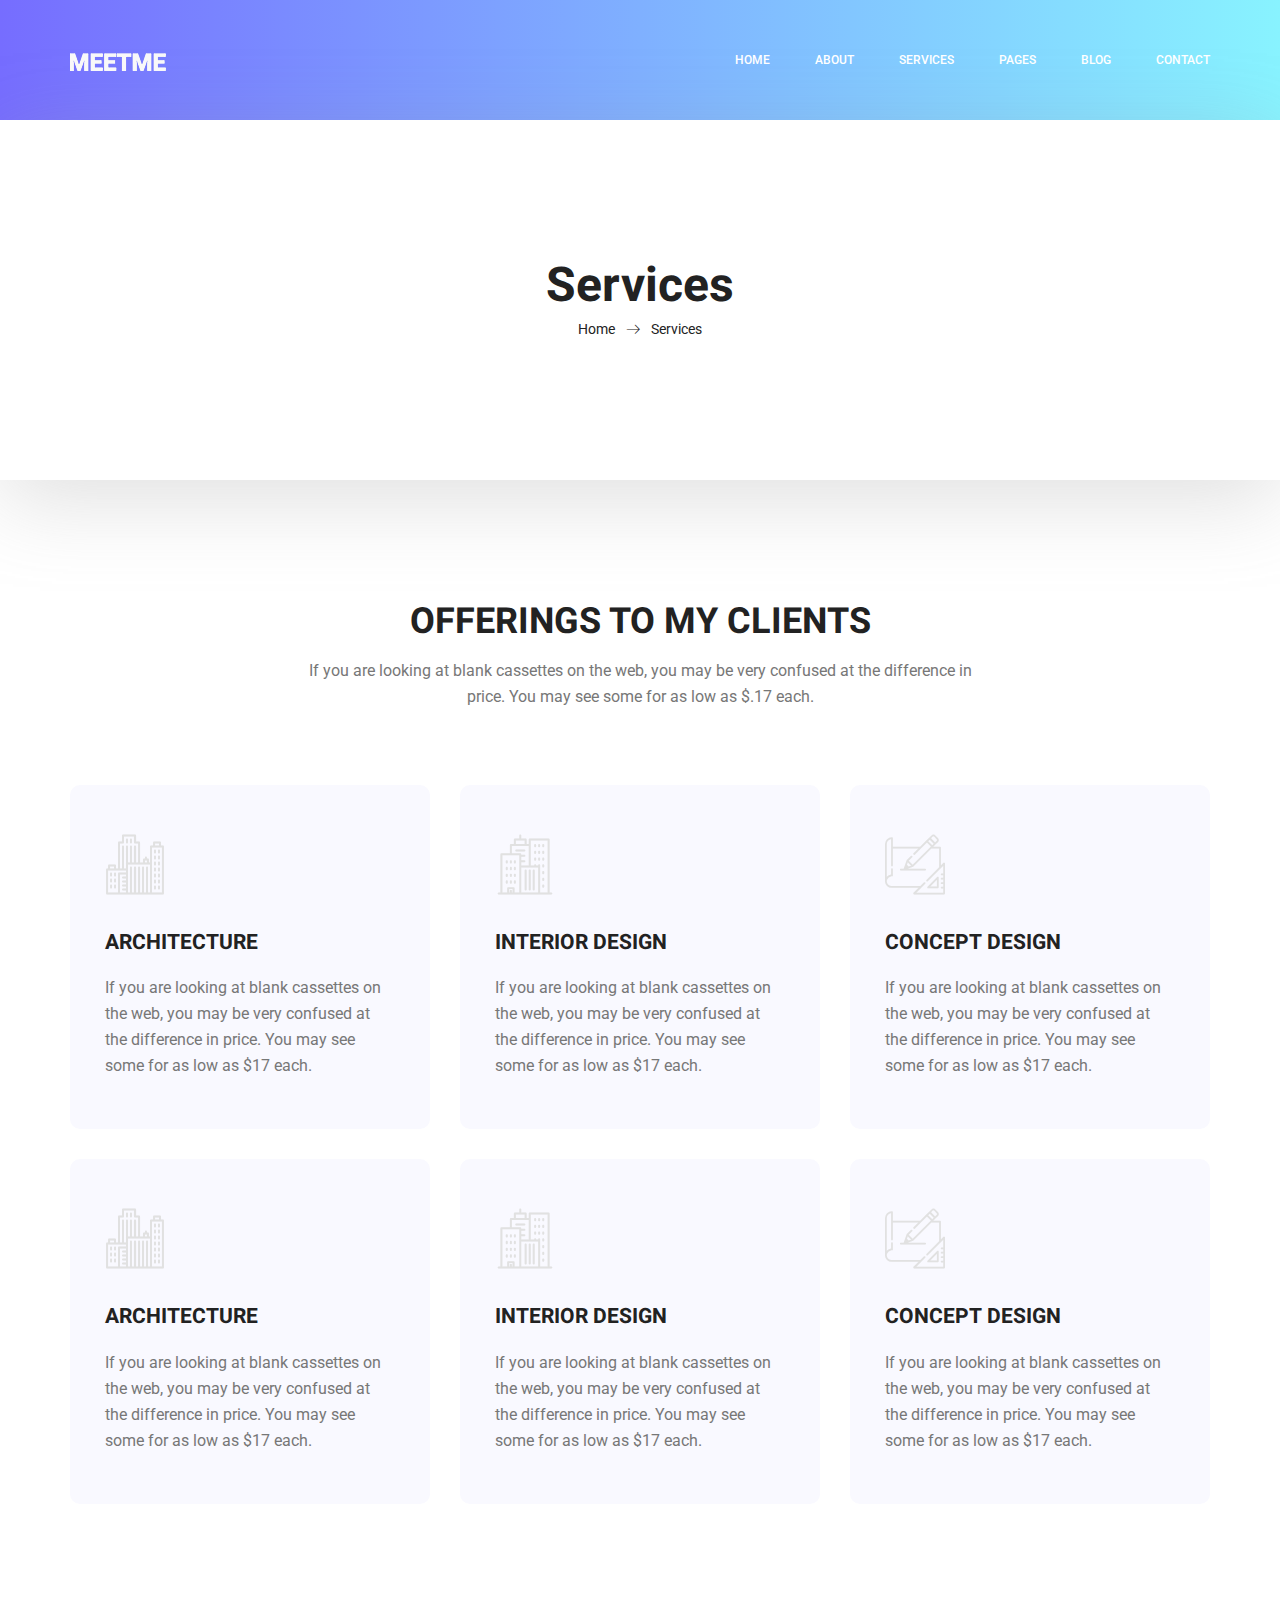
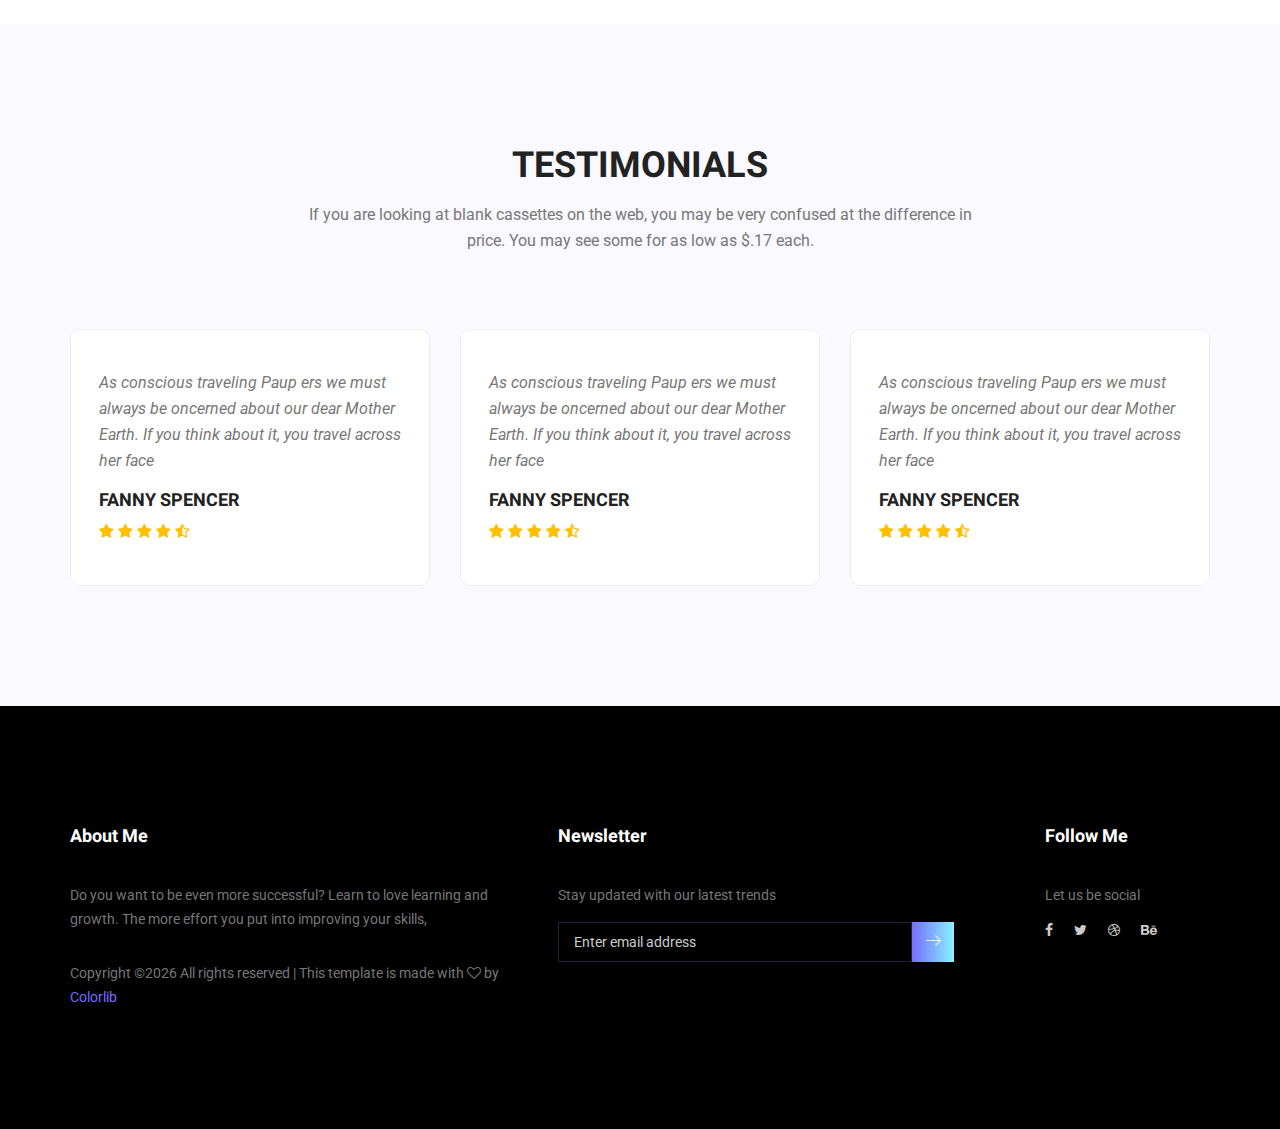
<file: meetme/services.html>
<!doctype html>
<html lang="en">
    <head>
        <!-- Required meta tags -->
        <meta charset="utf-8">
        <meta name="viewport" content="width=device-width, initial-scale=1, shrink-to-fit=no">
        <link rel="icon" href="img/favicon.png" type="image/png">
        <title>MeetMe Personal</title>
        <!-- Bootstrap CSS -->
        <link rel="stylesheet" href="css/bootstrap.css">
        <link rel="stylesheet" href="vendors/linericon/style.css">
        <link rel="stylesheet" href="css/font-awesome.min.css">
        <link rel="stylesheet" href="vendors/owl-carousel/owl.carousel.min.css">
        <link rel="stylesheet" href="vendors/lightbox/simpleLightbox.css">
        <link rel="stylesheet" href="vendors/nice-select/css/nice-select.css">
        <link rel="stylesheet" href="vendors/animate-css/animate.css">
        <link rel="stylesheet" href="vendors/popup/magnific-popup.css">
        <link rel="stylesheet" href="vendors/flaticon/flaticon.css">
        <!-- main css -->
        <link rel="stylesheet" href="css/style.css">
        <link rel="stylesheet" href="css/responsive.css">
    </head>
    <body>
        
        <!--================Header Menu Area =================-->
        <header class="header_area">
            <div class="main_menu">
            	<nav class="navbar navbar-expand-lg navbar-light">
					<div class="container box_1620">
						<!-- Brand and toggle get grouped for better mobile display -->
						<a class="navbar-brand logo_h" href="index.html"><img src="img/logo.png" alt=""></a>
						<button class="navbar-toggler" type="button" data-toggle="collapse" data-target="#navbarSupportedContent" aria-controls="navbarSupportedContent" aria-expanded="false" aria-label="Toggle navigation">
							<span class="icon-bar"></span>
							<span class="icon-bar"></span>
							<span class="icon-bar"></span>
						</button>
						<!-- Collect the nav links, forms, and other content for toggling -->
						<div class="collapse navbar-collapse offset" id="navbarSupportedContent">
							<ul class="nav navbar-nav menu_nav ml-auto">
								<li class="nav-item active"><a class="nav-link" href="index.html">Home</a></li> 
								<li class="nav-item"><a class="nav-link" href="about-us.html">About</a></li> 
								<li class="nav-item"><a class="nav-link" href="services.html">Services</a></li> 
								<li class="nav-item submenu dropdown">
									<a href="#" class="nav-link dropdown-toggle" data-toggle="dropdown" role="button" aria-haspopup="true" aria-expanded="false">Pages</a>
									<ul class="dropdown-menu">
										<li class="nav-item"><a class="nav-link" href="portfolio.html">Portfolio</a></li>
										<li class="nav-item"><a class="nav-link" href="elements.html">Elements</a></li>
									</ul>
								</li> 
								<li class="nav-item submenu dropdown">
									<a href="#" class="nav-link dropdown-toggle" data-toggle="dropdown" role="button" aria-haspopup="true" aria-expanded="false">Blog</a>
									<ul class="dropdown-menu">
										<li class="nav-item"><a class="nav-link" href="blog.html">Blog</a></li>
										<li class="nav-item"><a class="nav-link" href="single-blog.html">Blog Details</a></li>
									</ul>
								</li> 
								<li class="nav-item"><a class="nav-link" href="contact.html">Contact</a></li>
							</ul>
						</div> 
					</div>
            	</nav>
            </div>
        </header>
        <!--================Header Menu Area =================-->
        
        <!--================Home Banner Area =================-->
        <section class="banner_area">
            <div class="box_1620">
				<div class="banner_inner d-flex align-items-center">
					<div class="container">
						<div class="banner_content text-center">
							<h2>Services</h2>
							<div class="page_link">
								<a href="index.html">Home</a>
								<a href="services.html">Services</a>
							</div>
						</div>
					</div>
				</div>
            </div>
        </section>
        <!--================End Home Banner Area =================-->
        
        <!--================Feature Area =================-->
        <section class="feature_area white_feature p_120">
        	<div class="container">
        		<div class="main_title">
        			<h2>offerings to my clients</h2>
        			<p>If you are looking at blank cassettes on the web, you may be very confused at the difference in price. You may see some for as low as $.17 each.</p>
        		</div>
        		<div class="feature_inner row">
        			<div class="col-lg-4 col-md-6">
        				<div class="feature_item">
        					<i class="flaticon-city"></i>
        					<h4>Architecture</h4>
        					<p>If you are looking at blank cassettes on the web, you may be very confused at the difference in price. You may see some for as low as $17 each.</p>
        				</div>
        			</div>
        			<div class="col-lg-4 col-md-6">
        				<div class="feature_item">
        					<i class="flaticon-skyline"></i>
        					<h4>Interior Design</h4>
        					<p>If you are looking at blank cassettes on the web, you may be very confused at the difference in price. You may see some for as low as $17 each.</p>
        				</div>
        			</div>
        			<div class="col-lg-4 col-md-6">
        				<div class="feature_item">
        					<i class="flaticon-sketch"></i>
        					<h4>Concept Design</h4>
        					<p>If you are looking at blank cassettes on the web, you may be very confused at the difference in price. You may see some for as low as $17 each.</p>
        				</div>
        			</div>
        			<div class="col-lg-4 col-md-6">
        				<div class="feature_item">
        					<i class="flaticon-city"></i>
        					<h4>Architecture</h4>
        					<p>If you are looking at blank cassettes on the web, you may be very confused at the difference in price. You may see some for as low as $17 each.</p>
        				</div>
        			</div>
        			<div class="col-lg-4 col-md-6">
        				<div class="feature_item">
        					<i class="flaticon-skyline"></i>
        					<h4>Interior Design</h4>
        					<p>If you are looking at blank cassettes on the web, you may be very confused at the difference in price. You may see some for as low as $17 each.</p>
        				</div>
        			</div>
        			<div class="col-lg-4 col-md-6">
        				<div class="feature_item">
        					<i class="flaticon-sketch"></i>
        					<h4>Concept Design</h4>
        					<p>If you are looking at blank cassettes on the web, you may be very confused at the difference in price. You may see some for as low as $17 each.</p>
        				</div>
        			</div>
        		</div>
        	</div>
        </section>
        <!--================End Feature Area =================-->
        
        <!--================Testimonials Area =================-->
        <section class="testimonials_area p_120">
        	<div class="container">
        		<div class="main_title">
        			<h2>Testimonials</h2>
        			<p>If you are looking at blank cassettes on the web, you may be very confused at the difference in price. You may see some for as low as $.17 each.</p>
        		</div>
        		<div class="testi_inner">
					<div class="testi_slider owl-carousel">
						<div class="item">
							<div class="testi_item">
								<p>As conscious traveling Paup ers we must always be oncerned about our dear Mother Earth. If you think about it, you travel across her face</p>
								<h4>Fanny Spencer</h4>
								<a href="#"><i class="fa fa-star"></i></a>
								<a href="#"><i class="fa fa-star"></i></a>
								<a href="#"><i class="fa fa-star"></i></a>
								<a href="#"><i class="fa fa-star"></i></a>
								<a href="#"><i class="fa fa-star-half-o"></i></a>
							</div>
						</div>
						<div class="item">
							<div class="testi_item">
								<p>As conscious traveling Paup ers we must always be oncerned about our dear Mother Earth. If you think about it, you travel across her face</p>
								<h4>Fanny Spencer</h4>
								<a href="#"><i class="fa fa-star"></i></a>
								<a href="#"><i class="fa fa-star"></i></a>
								<a href="#"><i class="fa fa-star"></i></a>
								<a href="#"><i class="fa fa-star"></i></a>
								<a href="#"><i class="fa fa-star-half-o"></i></a>
							</div>
						</div>
						<div class="item">
							<div class="testi_item">
								<p>As conscious traveling Paup ers we must always be oncerned about our dear Mother Earth. If you think about it, you travel across her face</p>
								<h4>Fanny Spencer</h4>
								<a href="#"><i class="fa fa-star"></i></a>
								<a href="#"><i class="fa fa-star"></i></a>
								<a href="#"><i class="fa fa-star"></i></a>
								<a href="#"><i class="fa fa-star"></i></a>
								<a href="#"><i class="fa fa-star-half-o"></i></a>
							</div>
						</div>
					</div>
        		</div>
        	</div>
        </section>
        <!--================End Testimonials Area =================-->
        
        <!--================Footer Area =================-->
        <footer class="footer_area p_120">
        	<div class="container">
        		<div class="row footer_inner">
        			<div class="col-lg-5 col-sm-6">
        				<aside class="f_widget ab_widget">
        					<div class="f_title">
        						<h3>About Me</h3>
        					</div>
        					<p>Do you want to be even more successful? Learn to love learning and growth. The more effort you put into improving your skills,</p>
        					<p><!-- Link back to Colorlib can't be removed. Template is licensed under CC BY 3.0. -->
Copyright &copy;<script>document.write(new Date().getFullYear());</script> All rights reserved | This template is made with <i class="fa fa-heart-o" aria-hidden="true"></i> by <a href="https://colorlib.com" target="_blank">Colorlib</a>
<!-- Link back to Colorlib can't be removed. Template is licensed under CC BY 3.0. --></p>
        				</aside>
        			</div>
        			<div class="col-lg-5 col-sm-6">
        				<aside class="f_widget news_widget">
        					<div class="f_title">
        						<h3>Newsletter</h3>
        					</div>
        					<p>Stay updated with our latest trends</p>
        					<div id="mc_embed_signup">
                                <form target="_blank" action="https://spondonit.us12.list-manage.com/subscribe/post?u=1462626880ade1ac87bd9c93a&amp;id=92a4423d01" method="get" class="subscribe_form relative">
                                	<div class="input-group d-flex flex-row">
                                        <input name="EMAIL" placeholder="Enter email address" onfocus="this.placeholder = ''" onblur="this.placeholder = 'Email Address '" required="" type="email">
                                        <button class="btn sub-btn"><span class="lnr lnr-arrow-right"></span></button>		
                                    </div>				
                                    <div class="mt-10 info"></div>
                                </form>
                            </div>
        				</aside>
        			</div>
        			<div class="col-lg-2">
        				<aside class="f_widget social_widget">
        					<div class="f_title">
        						<h3>Follow Me</h3>
        					</div>
        					<p>Let us be social</p>
        					<ul class="list">
        						<li><a href="#"><i class="fa fa-facebook"></i></a></li>
        						<li><a href="#"><i class="fa fa-twitter"></i></a></li>
        						<li><a href="#"><i class="fa fa-dribbble"></i></a></li>
        						<li><a href="#"><i class="fa fa-behance"></i></a></li>
        					</ul>
        				</aside>
        			</div>
        		</div>
        	</div>
        </footer>
        <!--================End Footer Area =================-->
        
        
        
        
        <!-- Optional JavaScript -->
        <!-- jQuery first, then Popper.js, then Bootstrap JS -->
        <script src="js/jquery-3.3.1.min.js"></script>
        <script src="js/popper.js"></script>
        <script src="js/bootstrap.min.js"></script>
        <script src="js/stellar.js"></script>
        <script src="vendors/lightbox/simpleLightbox.min.js"></script>
        <script src="vendors/nice-select/js/jquery.nice-select.min.js"></script>
        <script src="vendors/isotope/imagesloaded.pkgd.min.js"></script>
        <script src="vendors/isotope/isotope.pkgd.min.js"></script>
        <script src="vendors/owl-carousel/owl.carousel.min.js"></script>
        <script src="vendors/popup/jquery.magnific-popup.min.js"></script>
        <script src="js/jquery.ajaxchimp.min.js"></script>
        <script src="vendors/counter-up/jquery.waypoints.min.js"></script>
        <script src="vendors/counter-up/jquery.counterup.min.js"></script>
        <script src="js/mail-script.js"></script>
        <script src="js/theme.js"></script>
    </body>
</html>
</file>
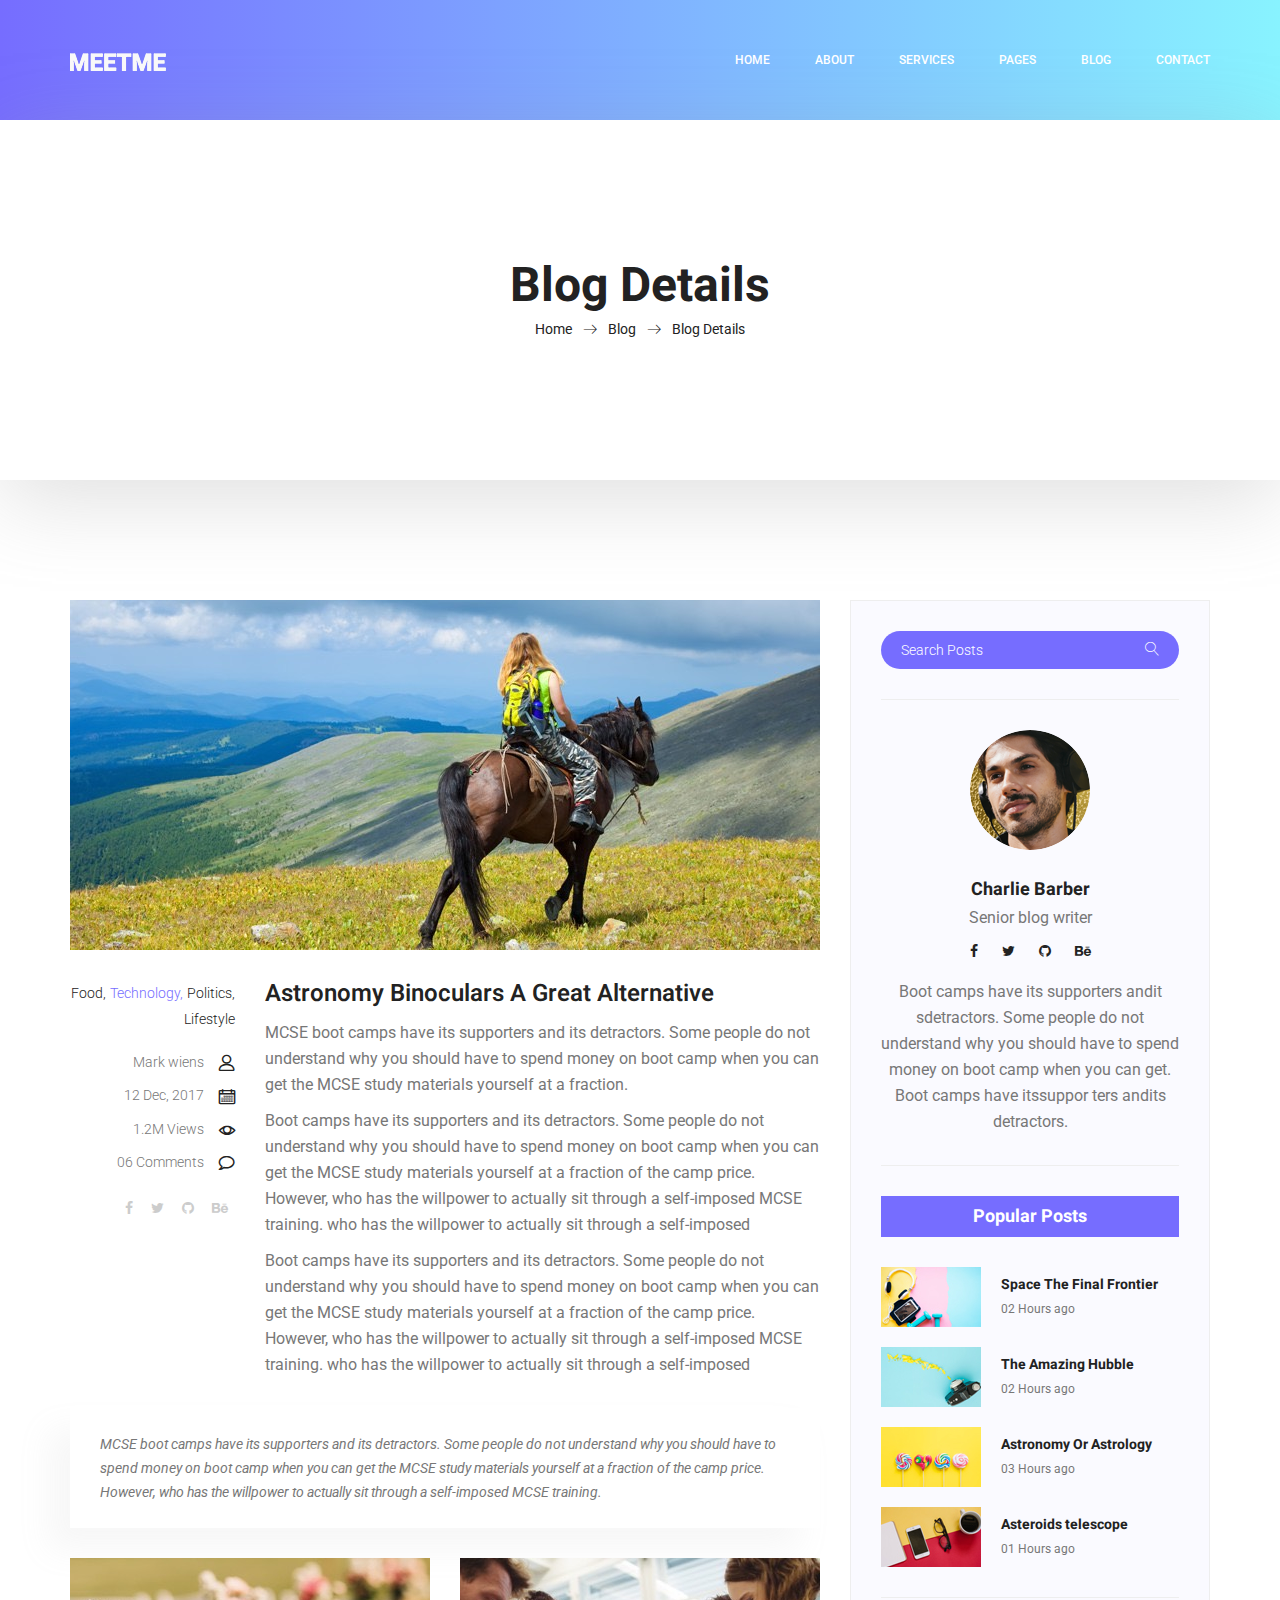
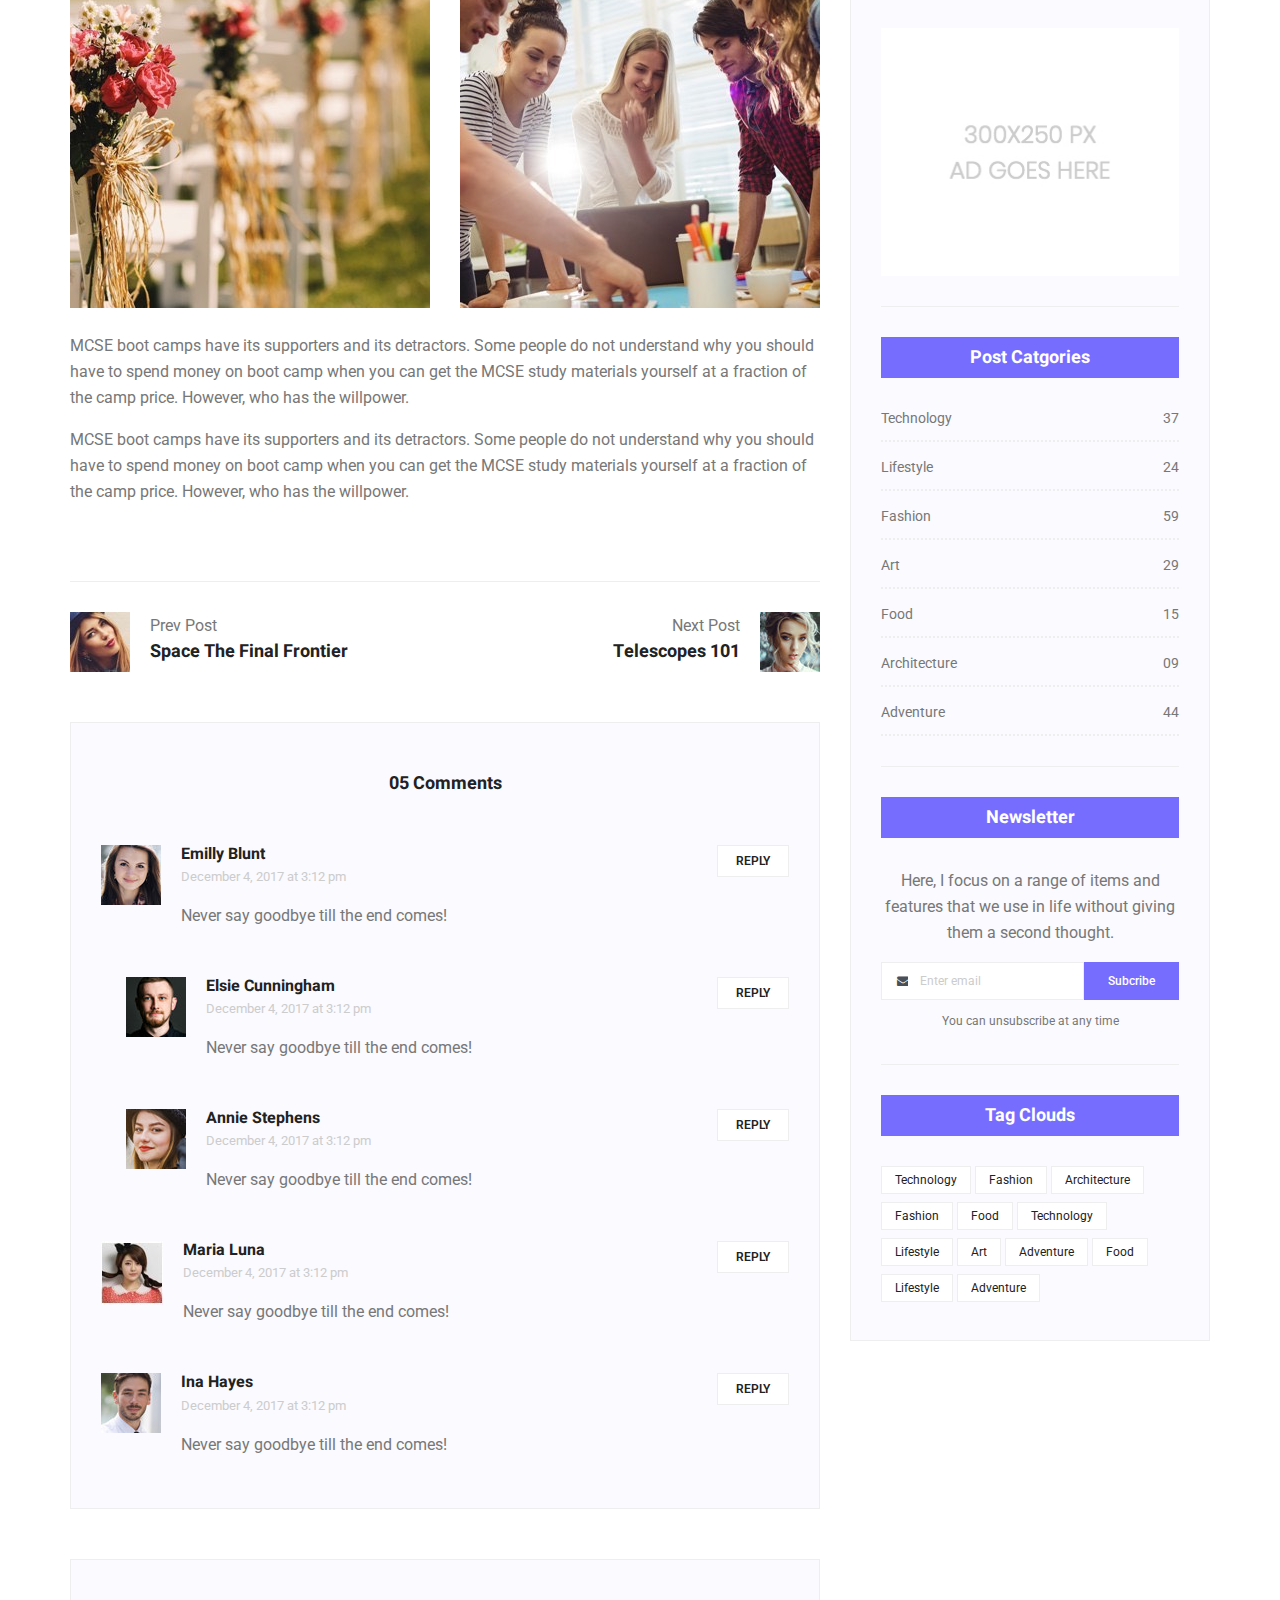
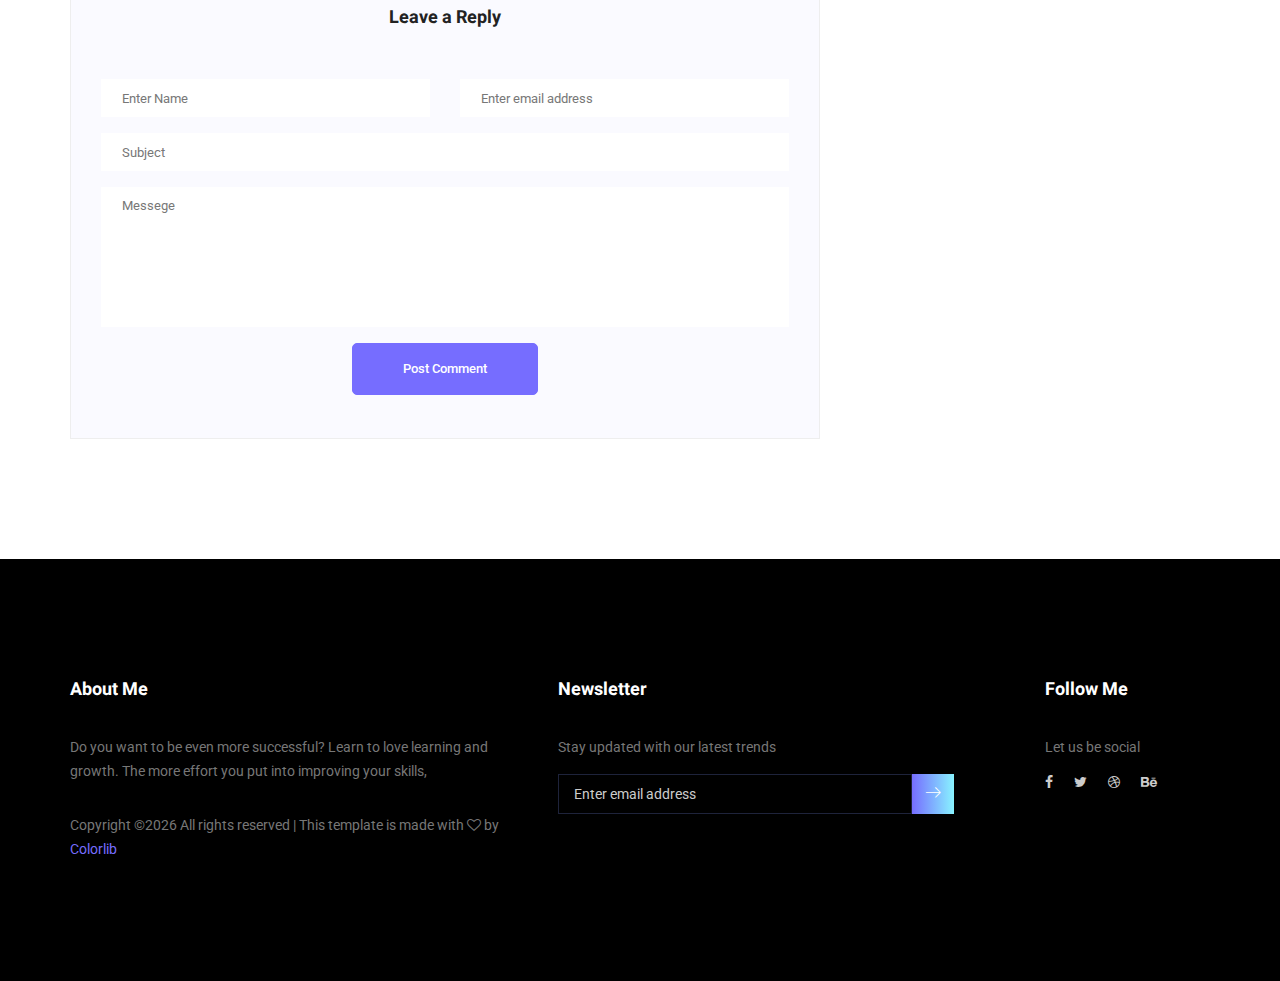
<file: meetme/single-blog.html>
<!doctype html>
<html lang="en">
    <head>
        <!-- Required meta tags -->
        <meta charset="utf-8">
        <meta name="viewport" content="width=device-width, initial-scale=1, shrink-to-fit=no">
        <link rel="icon" href="img/favicon.png" type="image/png">
        <title>MeetMe Personal</title>
        <!-- Bootstrap CSS -->
        <link rel="stylesheet" href="css/bootstrap.css">
        <link rel="stylesheet" href="vendors/linericon/style.css">
        <link rel="stylesheet" href="css/font-awesome.min.css">
        <link rel="stylesheet" href="vendors/owl-carousel/owl.carousel.min.css">
        <link rel="stylesheet" href="vendors/lightbox/simpleLightbox.css">
        <link rel="stylesheet" href="vendors/nice-select/css/nice-select.css">
        <link rel="stylesheet" href="vendors/animate-css/animate.css">
        <link rel="stylesheet" href="vendors/popup/magnific-popup.css">
        <!-- main css -->
        <link rel="stylesheet" href="css/style.css">
        <link rel="stylesheet" href="css/responsive.css">
    </head>
    <body>
        
        <!--================Header Menu Area =================-->
        <header class="header_area">
            <div class="main_menu">
            	<nav class="navbar navbar-expand-lg navbar-light">
					<div class="container box_1620">
						<!-- Brand and toggle get grouped for better mobile display -->
						<a class="navbar-brand logo_h" href="index.html"><img src="img/logo.png" alt=""></a>
						<button class="navbar-toggler" type="button" data-toggle="collapse" data-target="#navbarSupportedContent" aria-controls="navbarSupportedContent" aria-expanded="false" aria-label="Toggle navigation">
							<span class="icon-bar"></span>
							<span class="icon-bar"></span>
							<span class="icon-bar"></span>
						</button>
						<!-- Collect the nav links, forms, and other content for toggling -->
						<div class="collapse navbar-collapse offset" id="navbarSupportedContent">
							<ul class="nav navbar-nav menu_nav ml-auto">
								<li class="nav-item active"><a class="nav-link" href="index.html">Home</a></li> 
								<li class="nav-item"><a class="nav-link" href="about-us.html">About</a></li> 
								<li class="nav-item"><a class="nav-link" href="services.html">Services</a></li> 
								<li class="nav-item submenu dropdown">
									<a href="#" class="nav-link dropdown-toggle" data-toggle="dropdown" role="button" aria-haspopup="true" aria-expanded="false">Pages</a>
									<ul class="dropdown-menu">
										<li class="nav-item"><a class="nav-link" href="portfolio.html">Portfolio</a></li>
										<li class="nav-item"><a class="nav-link" href="elements.html">Elements</a></li>
									</ul>
								</li> 
								<li class="nav-item submenu dropdown">
									<a href="#" class="nav-link dropdown-toggle" data-toggle="dropdown" role="button" aria-haspopup="true" aria-expanded="false">Blog</a>
									<ul class="dropdown-menu">
										<li class="nav-item"><a class="nav-link" href="blog.html">Blog</a></li>
										<li class="nav-item"><a class="nav-link" href="single-blog.html">Blog Details</a></li>
									</ul>
								</li> 
								<li class="nav-item"><a class="nav-link" href="contact.html">Contact</a></li>
							</ul>
						</div> 
					</div>
            	</nav>
            </div>
        </header>
        <!--================Header Menu Area =================-->
        
        <!--================Home Banner Area =================-->
        <section class="banner_area">
            <div class="box_1620">
				<div class="banner_inner d-flex align-items-center">
					<div class="container">
						<div class="banner_content text-center">
							<h2>Blog Details</h2>
							<div class="page_link">
								<a href="index.html">Home</a>
								<a href="blog.html">Blog</a>
								<a href="single-blog.html">Blog Details</a>
							</div>
						</div>
					</div>
				</div>
            </div>
        </section>
        <!--================End Home Banner Area =================-->
        
        <!--================Blog Area =================-->
        <section class="blog_area single-post-area p_120">
            <div class="container">
                <div class="row">
                    <div class="col-lg-8 posts-list">
                        <div class="single-post row">
                            <div class="col-lg-12">
                                <div class="feature-img">
                                    <img class="img-fluid" src="img/blog/feature-img1.jpg" alt="">
                                </div>									
                            </div>
                            <div class="col-lg-3  col-md-3">
                                <div class="blog_info text-right">
                                    <div class="post_tag">
                                        <a href="#">Food,</a>
                                        <a class="active" href="#">Technology,</a>
                                        <a href="#">Politics,</a>
                                        <a href="#">Lifestyle</a>
                                    </div>
                                    <ul class="blog_meta list">
                                        <li><a href="#">Mark wiens<i class="lnr lnr-user"></i></a></li>
                                        <li><a href="#">12 Dec, 2017<i class="lnr lnr-calendar-full"></i></a></li>
                                        <li><a href="#">1.2M Views<i class="lnr lnr-eye"></i></a></li>
                                        <li><a href="#">06 Comments<i class="lnr lnr-bubble"></i></a></li>
                                    </ul>
                                    <ul class="social-links">
                                        <li><a href="#"><i class="fa fa-facebook"></i></a></li>
                                        <li><a href="#"><i class="fa fa-twitter"></i></a></li>
                                        <li><a href="#"><i class="fa fa-github"></i></a></li>
                                        <li><a href="#"><i class="fa fa-behance"></i></a></li>
                                    </ul>
                                </div>
                            </div>
                            <div class="col-lg-9 col-md-9 blog_details">
                                <h2>Astronomy Binoculars A Great Alternative</h2>
                                <p class="excert">
                                    MCSE boot camps have its supporters and its detractors. Some people do not understand why you should have to spend money on boot camp when you can get the MCSE study materials yourself at a fraction.
                                </p>
                                <p>
                                    Boot camps have its supporters and its detractors. Some people do not understand why you should have to spend money on boot camp when you can get the MCSE study materials yourself at a fraction of the camp price. However, who has the willpower to actually sit through a self-imposed MCSE training. who has the willpower to actually sit through a self-imposed
                                </p>
                                <p>
                                    Boot camps have its supporters and its detractors. Some people do not understand why you should have to spend money on boot camp when you can get the MCSE study materials yourself at a fraction of the camp price. However, who has the willpower to actually sit through a self-imposed MCSE training. who has the willpower to actually sit through a self-imposed
                                </p>
                            </div>
                            <div class="col-lg-12">
                                <div class="quotes">
                                    MCSE boot camps have its supporters and its detractors. Some people do not understand why you should have to spend money on boot camp when you can get the MCSE study materials yourself at a fraction of the camp price. However, who has the willpower to actually sit through a self-imposed MCSE training.										
                                </div>
                                <div class="row">
                                    <div class="col-6">
                                        <img class="img-fluid" src="img/blog/post-img1.jpg" alt="">
                                    </div>
                                    <div class="col-6">
                                        <img class="img-fluid" src="img/blog/post-img2.jpg" alt="">
                                    </div>	
                                    <div class="col-lg-12 mt-25">
                                        <p>
                                            MCSE boot camps have its supporters and its detractors. Some people do not understand why you should have to spend money on boot camp when you can get the MCSE study materials yourself at a fraction of the camp price. However, who has the willpower.
                                        </p>
                                        <p>
                                            MCSE boot camps have its supporters and its detractors. Some people do not understand why you should have to spend money on boot camp when you can get the MCSE study materials yourself at a fraction of the camp price. However, who has the willpower.
                                        </p>											
                                    </div>									
                                </div>
                            </div>
                        </div>
                        <div class="navigation-area">
                            <div class="row">
                                <div class="col-lg-6 col-md-6 col-12 nav-left flex-row d-flex justify-content-start align-items-center">
                                    <div class="thumb">
                                        <a href="#"><img class="img-fluid" src="img/blog/prev.jpg" alt=""></a>
                                    </div>
                                    <div class="arrow">
                                        <a href="#"><span class="lnr text-white lnr-arrow-left"></span></a>
                                    </div>
                                    <div class="detials">
                                        <p>Prev Post</p>
                                        <a href="#"><h4>Space The Final Frontier</h4></a>
                                    </div>
                                </div>
                                <div class="col-lg-6 col-md-6 col-12 nav-right flex-row d-flex justify-content-end align-items-center">
                                    <div class="detials">
                                        <p>Next Post</p>
                                        <a href="#"><h4>Telescopes 101</h4></a>
                                    </div>
                                    <div class="arrow">
                                        <a href="#"><span class="lnr text-white lnr-arrow-right"></span></a>
                                    </div>
                                    <div class="thumb">
                                        <a href="#"><img class="img-fluid" src="img/blog/next.jpg" alt=""></a>
                                    </div>										
                                </div>									
                            </div>
                        </div>
                        <div class="comments-area">
                            <h4>05 Comments</h4>
                            <div class="comment-list">
                                <div class="single-comment justify-content-between d-flex">
                                    <div class="user justify-content-between d-flex">
                                        <div class="thumb">
                                            <img src="img/blog/c1.jpg" alt="">
                                        </div>
                                        <div class="desc">
                                            <h5><a href="#">Emilly Blunt</a></h5>
                                            <p class="date">December 4, 2017 at 3:12 pm </p>
                                            <p class="comment">
                                                Never say goodbye till the end comes!
                                            </p>
                                        </div>
                                    </div>
                                    <div class="reply-btn">
                                           <a href="" class="btn-reply text-uppercase">reply</a> 
                                    </div>
                                </div>
                            </div>	
                            <div class="comment-list left-padding">
                                <div class="single-comment justify-content-between d-flex">
                                    <div class="user justify-content-between d-flex">
                                        <div class="thumb">
                                            <img src="img/blog/c2.jpg" alt="">
                                        </div>
                                        <div class="desc">
                                            <h5><a href="#">Elsie Cunningham</a></h5>
                                            <p class="date">December 4, 2017 at 3:12 pm </p>
                                            <p class="comment">
                                                Never say goodbye till the end comes!
                                            </p>
                                        </div>
                                    </div>
                                    <div class="reply-btn">
                                           <a href="" class="btn-reply text-uppercase">reply</a> 
                                    </div>
                                </div>
                            </div>	
                            <div class="comment-list left-padding">
                                <div class="single-comment justify-content-between d-flex">
                                    <div class="user justify-content-between d-flex">
                                        <div class="thumb">
                                            <img src="img/blog/c3.jpg" alt="">
                                        </div>
                                        <div class="desc">
                                            <h5><a href="#">Annie Stephens</a></h5>
                                            <p class="date">December 4, 2017 at 3:12 pm </p>
                                            <p class="comment">
                                                Never say goodbye till the end comes!
                                            </p>
                                        </div>
                                    </div>
                                    <div class="reply-btn">
                                           <a href="" class="btn-reply text-uppercase">reply</a> 
                                    </div>
                                </div>
                            </div>	
                            <div class="comment-list">
                                <div class="single-comment justify-content-between d-flex">
                                    <div class="user justify-content-between d-flex">
                                        <div class="thumb">
                                            <img src="img/blog/c4.jpg" alt="">
                                        </div>
                                        <div class="desc">
                                            <h5><a href="#">Maria Luna</a></h5>
                                            <p class="date">December 4, 2017 at 3:12 pm </p>
                                            <p class="comment">
                                                Never say goodbye till the end comes!
                                            </p>
                                        </div>
                                    </div>
                                    <div class="reply-btn">
                                           <a href="" class="btn-reply text-uppercase">reply</a> 
                                    </div>
                                </div>
                            </div>	
                            <div class="comment-list">
                                <div class="single-comment justify-content-between d-flex">
                                    <div class="user justify-content-between d-flex">
                                        <div class="thumb">
                                            <img src="img/blog/c5.jpg" alt="">
                                        </div>
                                        <div class="desc">
                                            <h5><a href="#">Ina Hayes</a></h5>
                                            <p class="date">December 4, 2017 at 3:12 pm </p>
                                            <p class="comment">
                                                Never say goodbye till the end comes!
                                            </p>
                                        </div>
                                    </div>
                                    <div class="reply-btn">
                                           <a href="" class="btn-reply text-uppercase">reply</a> 
                                    </div>
                                </div>
                            </div>	                                             				
                        </div>
                        <div class="comment-form">
                            <h4>Leave a Reply</h4>
                            <form>
                                <div class="form-group form-inline">
                                  <div class="form-group col-lg-6 col-md-6 name">
                                    <input type="text" class="form-control" id="name" placeholder="Enter Name" onfocus="this.placeholder = ''" onblur="this.placeholder = 'Enter Name'">
                                  </div>
                                  <div class="form-group col-lg-6 col-md-6 email">
                                    <input type="email" class="form-control" id="email" placeholder="Enter email address" onfocus="this.placeholder = ''" onblur="this.placeholder = 'Enter email address'">
                                  </div>										
                                </div>
                                <div class="form-group">
                                    <input type="text" class="form-control" id="subject" placeholder="Subject" onfocus="this.placeholder = ''" onblur="this.placeholder = 'Subject'">
                                </div>
                                <div class="form-group">
                                    <textarea class="form-control mb-10" rows="5" name="message" placeholder="Messege" onfocus="this.placeholder = ''" onblur="this.placeholder = 'Messege'" required=""></textarea>
                                </div>
                                <a href="#" class="primary-btn submit_btn">Post Comment</a>	
                            </form>
                        </div>
                    </div>
                    <div class="col-lg-4">
                        <div class="blog_right_sidebar">
                            <aside class="single_sidebar_widget search_widget">
                                <div class="input-group">
                                    <input type="text" class="form-control" placeholder="Search Posts">
                                    <span class="input-group-btn">
                                        <button class="btn btn-default" type="button"><i class="lnr lnr-magnifier"></i></button>
                                    </span>
                                </div><!-- /input-group -->
                                <div class="br"></div>
                            </aside>
                            <aside class="single_sidebar_widget author_widget">
                                <img class="author_img rounded-circle" src="img/blog/author.png" alt="">
                                <h4>Charlie Barber</h4>
                                <p>Senior blog writer</p>
                                <div class="social_icon">
                                    <a href="#"><i class="fa fa-facebook"></i></a>
                                    <a href="#"><i class="fa fa-twitter"></i></a>
                                    <a href="#"><i class="fa fa-github"></i></a>
                                    <a href="#"><i class="fa fa-behance"></i></a>
                                </div>
                                <p>Boot camps have its supporters andit sdetractors. Some people do not understand why you should have to spend money on boot camp when you can get. Boot camps have itssuppor ters andits detractors.</p>
                                <div class="br"></div>
                            </aside>
                            <aside class="single_sidebar_widget popular_post_widget">
                                <h3 class="widget_title">Popular Posts</h3>
                                <div class="media post_item">
                                    <img src="img/blog/popular-post/post1.jpg" alt="post">
                                    <div class="media-body">
                                        <a href="blog-details.html"><h3>Space The Final Frontier</h3></a>
                                        <p>02 Hours ago</p>
                                    </div>
                                </div>
                                <div class="media post_item">
                                    <img src="img/blog/popular-post/post2.jpg" alt="post">
                                    <div class="media-body">
                                        <a href="blog-details.html"><h3>The Amazing Hubble</h3></a>
                                        <p>02 Hours ago</p>
                                    </div>
                                </div>
                                <div class="media post_item">
                                    <img src="img/blog/popular-post/post3.jpg" alt="post">
                                    <div class="media-body">
                                        <a href="blog-details.html"><h3>Astronomy Or Astrology</h3></a>
                                        <p>03 Hours ago</p>
                                    </div>
                                </div>
                                <div class="media post_item">
                                    <img src="img/blog/popular-post/post4.jpg" alt="post">
                                    <div class="media-body">
                                        <a href="blog-details.html"><h3>Asteroids telescope</h3></a>
                                        <p>01 Hours ago</p>
                                    </div>
                                </div>
                                <div class="br"></div>
                            </aside>
                            <aside class="single_sidebar_widget ads_widget">
                                <a href="#"><img class="img-fluid" src="img/blog/add.jpg" alt=""></a>
                                <div class="br"></div>
                            </aside>
                            <aside class="single_sidebar_widget post_category_widget">
                                <h4 class="widget_title">Post Catgories</h4>
                                <ul class="list cat-list">
                                    <li>
                                        <a href="#" class="d-flex justify-content-between">
                                            <p>Technology</p>
                                            <p>37</p>
                                        </a>
                                    </li>
                                    <li>
                                        <a href="#" class="d-flex justify-content-between">
                                            <p>Lifestyle</p>
                                            <p>24</p>
                                        </a>
                                    </li>
                                    <li>
                                        <a href="#" class="d-flex justify-content-between">
                                            <p>Fashion</p>
                                            <p>59</p>
                                        </a>
                                    </li>
                                    <li>
                                        <a href="#" class="d-flex justify-content-between">
                                            <p>Art</p>
                                            <p>29</p>
                                        </a>
                                    </li>
                                    <li>
                                        <a href="#" class="d-flex justify-content-between">
                                            <p>Food</p>
                                            <p>15</p>
                                        </a>
                                    </li>
                                    <li>
                                        <a href="#" class="d-flex justify-content-between">
                                            <p>Architecture</p>
                                            <p>09</p>
                                        </a>
                                    </li>
                                    <li>
                                        <a href="#" class="d-flex justify-content-between">
                                            <p>Adventure</p>
                                            <p>44</p>
                                        </a>
                                    </li>															
                                </ul>
                                <div class="br"></div>
                            </aside>
                            <aside class="single-sidebar-widget newsletter_widget">
                                <h4 class="widget_title">Newsletter</h4>
                                <p>
                                Here, I focus on a range of items and features that we use in life without
                                giving them a second thought.
                                </p>
                                <div class="form-group d-flex flex-row">
                                    <div class="input-group">
                                        <div class="input-group-prepend">
                                            <div class="input-group-text"><i class="fa fa-envelope" aria-hidden="true"></i></div>
                                        </div>
                                        <input type="text" class="form-control" id="inlineFormInputGroup" placeholder="Enter email" onfocus="this.placeholder = ''" onblur="this.placeholder = 'Enter email'">
                                    </div>
                                    <a href="#" class="bbtns">Subcribe</a>
                                </div>	
                                <p class="text-bottom">You can unsubscribe at any time</p>	
                                <div class="br"></div>							
                            </aside>
                            <aside class="single-sidebar-widget tag_cloud_widget">
                                <h4 class="widget_title">Tag Clouds</h4>
                                <ul class="list">
                                    <li><a href="#">Technology</a></li>
                                    <li><a href="#">Fashion</a></li>
                                    <li><a href="#">Architecture</a></li>
                                    <li><a href="#">Fashion</a></li>
                                    <li><a href="#">Food</a></li>
                                    <li><a href="#">Technology</a></li>
                                    <li><a href="#">Lifestyle</a></li>
                                    <li><a href="#">Art</a></li>
                                    <li><a href="#">Adventure</a></li>
                                    <li><a href="#">Food</a></li>
                                    <li><a href="#">Lifestyle</a></li>
                                    <li><a href="#">Adventure</a></li>
                                </ul>
                            </aside>
                        </div>
                    </div>
                </div>
            </div>
        </section>
        <!--================Blog Area =================-->
        
        <!--================Footer Area =================-->
        <footer class="footer_area p_120">
        	<div class="container">
        		<div class="row footer_inner">
        			<div class="col-lg-5 col-sm-6">
        				<aside class="f_widget ab_widget">
        					<div class="f_title">
        						<h3>About Me</h3>
        					</div>
        					<p>Do you want to be even more successful? Learn to love learning and growth. The more effort you put into improving your skills,</p>
        					<p><!-- Link back to Colorlib can't be removed. Template is licensed under CC BY 3.0. -->
Copyright &copy;<script>document.write(new Date().getFullYear());</script> All rights reserved | This template is made with <i class="fa fa-heart-o" aria-hidden="true"></i> by <a href="https://colorlib.com" target="_blank">Colorlib</a>
<!-- Link back to Colorlib can't be removed. Template is licensed under CC BY 3.0. --></p>
        				</aside>
        			</div>
        			<div class="col-lg-5 col-sm-6">
        				<aside class="f_widget news_widget">
        					<div class="f_title">
        						<h3>Newsletter</h3>
        					</div>
        					<p>Stay updated with our latest trends</p>
        					<div id="mc_embed_signup">
                                <form target="_blank" action="https://spondonit.us12.list-manage.com/subscribe/post?u=1462626880ade1ac87bd9c93a&amp;id=92a4423d01" method="get" class="subscribe_form relative">
                                	<div class="input-group d-flex flex-row">
                                        <input name="EMAIL" placeholder="Enter email address" onfocus="this.placeholder = ''" onblur="this.placeholder = 'Email Address '" required="" type="email">
                                        <button class="btn sub-btn"><span class="lnr lnr-arrow-right"></span></button>		
                                    </div>				
                                    <div class="mt-10 info"></div>
                                </form>
                            </div>
        				</aside>
        			</div>
        			<div class="col-lg-2">
        				<aside class="f_widget social_widget">
        					<div class="f_title">
        						<h3>Follow Me</h3>
        					</div>
        					<p>Let us be social</p>
        					<ul class="list">
        						<li><a href="#"><i class="fa fa-facebook"></i></a></li>
        						<li><a href="#"><i class="fa fa-twitter"></i></a></li>
        						<li><a href="#"><i class="fa fa-dribbble"></i></a></li>
        						<li><a href="#"><i class="fa fa-behance"></i></a></li>
        					</ul>
        				</aside>
        			</div>
        		</div>
        	</div>
        </footer>
        <!--================End Footer Area =================-->
        
        
        
        
        <!-- Optional JavaScript -->
        <!-- jQuery first, then Popper.js, then Bootstrap JS -->
        <script src="js/jquery-3.3.1.min.js"></script>
        <script src="js/popper.js"></script>
        <script src="js/bootstrap.min.js"></script>
        <script src="js/stellar.js"></script>
        <script src="vendors/lightbox/simpleLightbox.min.js"></script>
        <script src="vendors/nice-select/js/jquery.nice-select.min.js"></script>
        <script src="vendors/isotope/imagesloaded.pkgd.min.js"></script>
        <script src="vendors/isotope/isotope.pkgd.min.js"></script>
        <script src="vendors/owl-carousel/owl.carousel.min.js"></script>
        <script src="vendors/popup/jquery.magnific-popup.min.js"></script>
        <script src="js/jquery.ajaxchimp.min.js"></script>
        <script src="vendors/counter-up/jquery.waypoints.min.js"></script>
        <script src="vendors/counter-up/jquery.counterup.min.js"></script>
        <script src="js/mail-script.js"></script>
        <script src="js/theme.js"></script>
    </body>
</html>
</file>
<file: vendors/linericon/style.css>
@font-face {
	font-family: 'Linearicons-Free';
	src:url('fonts/Linearicons-Free.eot?w118d');
	src:url('fonts/Linearicons-Free.eot?#iefixw118d') format('embedded-opentype'),
		url('fonts/Linearicons-Free.woff2?w118d') format('woff2'),
		url('fonts/Linearicons-Free.woff?w118d') format('woff'),
		url('fonts/Linearicons-Free.ttf?w118d') format('truetype'),
		url('fonts/Linearicons-Free.svg?w118d#Linearicons-Free') format('svg');
	font-weight: normal;
	font-style: normal;
}

.lnr {
	font-family: 'Linearicons-Free';
	speak: none;
	font-style: normal;
	font-weight: normal;
	font-variant: normal;
	text-transform: none;
	line-height: 1;

	/* Better Font Rendering =========== */
	-webkit-font-smoothing: antialiased;
	-moz-osx-font-smoothing: grayscale;
}

.lnr-home:before {
	content: "\e800";
}
.lnr-apartment:before {
	content: "\e801";
}
.lnr-pencil:before {
	content: "\e802";
}
.lnr-magic-wand:before {
	content: "\e803";
}
.lnr-drop:before {
	content: "\e804";
}
.lnr-lighter:before {
	content: "\e805";
}
.lnr-poop:before {
	content: "\e806";
}
.lnr-sun:before {
	content: "\e807";
}
.lnr-moon:before {
	content: "\e808";
}
.lnr-cloud:before {
	content: "\e809";
}
.lnr-cloud-upload:before {
	content: "\e80a";
}
.lnr-cloud-download:before {
	content: "\e80b";
}
.lnr-cloud-sync:before {
	content: "\e80c";
}
.lnr-cloud-check:before {
	content: "\e80d";
}
.lnr-database:before {
	content: "\e80e";
}
.lnr-lock:before {
	content: "\e80f";
}
.lnr-cog:before {
	content: "\e810";
}
.lnr-trash:before {
	content: "\e811";
}
.lnr-dice:before {
	content: "\e812";
}
.lnr-heart:before {
	content: "\e813";
}
.lnr-star:before {
	content: "\e814";
}
.lnr-star-half:before {
	content: "\e815";
}
.lnr-star-empty:before {
	content: "\e816";
}
.lnr-flag:before {
	content: "\e817";
}
.lnr-envelope:before {
	content: "\e818";
}
.lnr-paperclip:before {
	content: "\e819";
}
.lnr-inbox:before {
	content: "\e81a";
}
.lnr-eye:before {
	content: "\e81b";
}
.lnr-printer:before {
	content: "\e81c";
}
.lnr-file-empty:before {
	content: "\e81d";
}
.lnr-file-add:before {
	content: "\e81e";
}
.lnr-enter:before {
	content: "\e81f";
}
.lnr-exit:before {
	content: "\e820";
}
.lnr-graduation-hat:before {
	content: "\e821";
}
.lnr-license:before {
	content: "\e822";
}
.lnr-music-note:before {
	content: "\e823";
}
.lnr-film-play:before {
	content: "\e824";
}
.lnr-camera-video:before {
	content: "\e825";
}
.lnr-camera:before {
	content: "\e826";
}
.lnr-picture:before {
	content: "\e827";
}
.lnr-book:before {
	content: "\e828";
}
.lnr-bookmark:before {
	content: "\e829";
}
.lnr-user:before {
	content: "\e82a";
}
.lnr-users:before {
	content: "\e82b";
}
.lnr-shirt:before {
	content: "\e82c";
}
.lnr-store:before {
	content: "\e82d";
}
.lnr-cart:before {
	content: "\e82e";
}
.lnr-tag:before {
	content: "\e82f";
}
.lnr-phone-handset:before {
	content: "\e830";
}
.lnr-phone:before {
	content: "\e831";
}
.lnr-pushpin:before {
	content: "\e832";
}
.lnr-map-marker:before {
	content: "\e833";
}
.lnr-map:before {
	content: "\e834";
}
.lnr-location:before {
	content: "\e835";
}
.lnr-calendar-full:before {
	content: "\e836";
}
.lnr-keyboard:before {
	content: "\e837";
}
.lnr-spell-check:before {
	content: "\e838";
}
.lnr-screen:before {
	content: "\e839";
}
.lnr-smartphone:before {
	content: "\e83a";
}
.lnr-tablet:before {
	content: "\e83b";
}
.lnr-laptop:before {
	content: "\e83c";
}
.lnr-laptop-phone:before {
	content: "\e83d";
}
.lnr-power-switch:before {
	content: "\e83e";
}
.lnr-bubble:before {
	content: "\e83f";
}
.lnr-heart-pulse:before {
	content: "\e840";
}
.lnr-construction:before {
	content: "\e841";
}
.lnr-pie-chart:before {
	content: "\e842";
}
.lnr-chart-bars:before {
	content: "\e843";
}
.lnr-gift:before {
	content: "\e844";
}
.lnr-diamond:before {
	content: "\e845";
}
.lnr-linearicons:before {
	content: "\e846";
}
.lnr-dinner:before {
	content: "\e847";
}
.lnr-coffee-cup:before {
	content: "\e848";
}
.lnr-leaf:before {
	content: "\e849";
}
.lnr-paw:before {
	content: "\e84a";
}
.lnr-rocket:before {
	content: "\e84b";
}
.lnr-briefcase:before {
	content: "\e84c";
}
.lnr-bus:before {
	content: "\e84d";
}
.lnr-car:before {
	content: "\e84e";
}
.lnr-train:before {
	content: "\e84f";
}
.lnr-bicycle:before {
	content: "\e850";
}
.lnr-wheelchair:before {
	content: "\e851";
}
.lnr-select:before {
	content: "\e852";
}
.lnr-earth:before {
	content: "\e853";
}
.lnr-smile:before {
	content: "\e854";
}
.lnr-sad:before {
	content: "\e855";
}
.lnr-neutral:before {
	content: "\e856";
}
.lnr-mustache:before {
	content: "\e857";
}
.lnr-alarm:before {
	content: "\e858";
}
.lnr-bullhorn:before {
	content: "\e859";
}
.lnr-volume-high:before {
	content: "\e85a";
}
.lnr-volume-medium:before {
	content: "\e85b";
}
.lnr-volume-low:before {
	content: "\e85c";
}
.lnr-volume:before {
	content: "\e85d";
}
.lnr-mic:before {
	content: "\e85e";
}
.lnr-hourglass:before {
	content: "\e85f";
}
.lnr-undo:before {
	content: "\e860";
}
.lnr-redo:before {
	content: "\e861";
}
.lnr-sync:before {
	content: "\e862";
}
.lnr-history:before {
	content: "\e863";
}
.lnr-clock:before {
	content: "\e864";
}
.lnr-download:before {
	content: "\e865";
}
.lnr-upload:before {
	content: "\e866";
}
.lnr-enter-down:before {
	content: "\e867";
}
.lnr-exit-up:before {
	content: "\e868";
}
.lnr-bug:before {
	content: "\e869";
}
.lnr-code:before {
	content: "\e86a";
}
.lnr-link:before {
	content: "\e86b";
}
.lnr-unlink:before {
	content: "\e86c";
}
.lnr-thumbs-up:before {
	content: "\e86d";
}
.lnr-thumbs-down:before {
	content: "\e86e";
}
.lnr-magnifier:before {
	content: "\e86f";
}
.lnr-cross:before {
	content: "\e870";
}
.lnr-menu:before {
	content: "\e871";
}
.lnr-list:before {
	content: "\e872";
}
.lnr-chevron-up:before {
	content: "\e873";
}
.lnr-chevron-down:before {
	content: "\e874";
}
.lnr-chevron-left:before {
	content: "\e875";
}
.lnr-chevron-right:before {
	content: "\e876";
}
.lnr-arrow-up:before {
	content: "\e877";
}
.lnr-arrow-down:before {
	content: "\e878";
}
.lnr-arrow-left:before {
	content: "\e879";
}
.lnr-arrow-right:before {
	content: "\e87a";
}
.lnr-move:before {
	content: "\e87b";
}
.lnr-warning:before {
	content: "\e87c";
}
.lnr-question-circle:before {
	content: "\e87d";
}
.lnr-menu-circle:before {
	content: "\e87e";
}
.lnr-checkmark-circle:before {
	content: "\e87f";
}
.lnr-cross-circle:before {
	content: "\e880";
}
.lnr-plus-circle:before {
	content: "\e881";
}
.lnr-circle-minus:before {
	content: "\e882";
}
.lnr-arrow-up-circle:before {
	content: "\e883";
}
.lnr-arrow-down-circle:before {
	content: "\e884";
}
.lnr-arrow-left-circle:before {
	content: "\e885";
}
.lnr-arrow-right-circle:before {
	content: "\e886";
}
.lnr-chevron-up-circle:before {
	content: "\e887";
}
.lnr-chevron-down-circle:before {
	content: "\e888";
}
.lnr-chevron-left-circle:before {
	content: "\e889";
}
.lnr-chevron-right-circle:before {
	content: "\e88a";
}
.lnr-crop:before {
	content: "\e88b";
}
.lnr-frame-expand:before {
	content: "\e88c";
}
.lnr-frame-contract:before {
	content: "\e88d";
}
.lnr-layers:before {
	content: "\e88e";
}
.lnr-funnel:before {
	content: "\e88f";
}
.lnr-text-format:before {
	content: "\e890";
}
.lnr-text-format-remove:before {
	content: "\e891";
}
.lnr-text-size:before {
	content: "\e892";
}
.lnr-bold:before {
	content: "\e893";
}
.lnr-italic:before {
	content: "\e894";
}
.lnr-underline:before {
	content: "\e895";
}
.lnr-strikethrough:before {
	content: "\e896";
}
.lnr-highlight:before {
	content: "\e897";
}
.lnr-text-align-left:before {
	content: "\e898";
}
.lnr-text-align-center:before {
	content: "\e899";
}
.lnr-text-align-right:before {
	content: "\e89a";
}
.lnr-text-align-justify:before {
	content: "\e89b";
}
.lnr-line-spacing:before {
	content: "\e89c";
}
.lnr-indent-increase:before {
	content: "\e89d";
}
.lnr-indent-decrease:before {
	content: "\e89e";
}
.lnr-pilcrow:before {
	content: "\e89f";
}
.lnr-direction-ltr:before {
	content: "\e8a0";
}
.lnr-direction-rtl:before {
	content: "\e8a1";
}
.lnr-page-break:before {
	content: "\e8a2";
}
.lnr-sort-alpha-asc:before {
	content: "\e8a3";
}
.lnr-sort-amount-asc:before {
	content: "\e8a4";
}
.lnr-hand:before {
	content: "\e8a5";
}
.lnr-pointer-up:before {
	content: "\e8a6";
}
.lnr-pointer-right:before {
	content: "\e8a7";
}
.lnr-pointer-down:before {
	content: "\e8a8";
}
.lnr-pointer-left:before {
	content: "\e8a9";
}
</file>
<file: css/style.css>
=====================================================================*/
/*----------------------------------------------------*/
/*font Variables*/
/*Color Variables*/
/*=================== fonts ====================*/
@import url("https://fonts.googleapis.com/css?family=Heebo:300,400,700,900|Roboto:300,400,500,700");
/*---------------------------------------------------- */
/*----------------------------------------------------*/
.list {
  list-style: none;
  margin: 0px;
  padding: 0px; }

a {
  text-decoration: none;
  transition: all 0.3s ease-in-out; }
  a:hover, a:focus {
    text-decoration: none;
    outline: none; }

.row.m0 {
  margin: 0px; }

body {
  line-height: 26px;
  font-size: 16px;
  font-family: "Roboto", sans-serif;
  font-weight: normal;
  color: #777777; }

h1, h2, h3, h4, h5, h6 {
  font-family: "Heebo", sans-serif;
  font-weight: bold; }

button:focus {
  outline: none;
  box-shadow: none; }

.p0 {
  padding-left: 0px;
  padding-right: 0px; }

.p_120 {
  padding-top: 120px;
  padding-bottom: 120px; }

.p_100 {
  padding-top: 100px;
  padding-bottom: 100px; }

.pad_top {
  padding-top: 120px; }

.pad_bt {
  padding-bottom: 120px; }

.mt-25 {
  margin-top: 25px; }

@media (min-width: 1200px) {
  .container {
    max-width: 1170px; } }

@media (min-width: 1620px) {
  .box_1620 {
    max-width: 1620px;
    margin: auto;
    width: 100%;
    padding-left: 0px;
    padding-right: 0px; } }
/* Main Title Area css
============================================================================================ */
.main_title {
  text-align: center;
  max-width: 670px;
  margin: 0px auto 75px; }
  .main_title h2 {
    font-family: "Heebo", sans-serif;
    font-size: 36px;
    color: #222222;
    margin-bottom: 15px;
    text-transform: uppercase; }
  .main_title p {
    font-size: 16px;
    font-family: "Roboto", sans-serif;
    font-weight: normal;
    line-height: 26px;
    color: #777777;
    margin-bottom: 0px; }

/* End Main Title Area css
============================================================================================ */
/*---------------------------------------------------- */
/*----------------------------------------------------*/
/*.header_area {
  position: absolute;
  width: 100%;
  top: 0;
  left: 0;
  z-index: 99;
  transition: background 0.4s, all 0.3s linear; }
  .header_area .navbar {
    background: transparent;
    padding: 0px;
    border: 0px;
    border-radius: 0px; }
    .header_area .navbar .nav .nav-item {
      margin-right: 45px; }
      .header_area .navbar .nav .nav-item .nav-link {
        font: 500 12px/120px "Roboto", sans-serif;
        text-transform: uppercase;
        color: #fff;
        padding: 0px;
        display: inline-block; }
        .header_area .navbar .nav .nav-item .nav-link:after {
          display: none; }
      .header_area .navbar .nav .nav-item:hover .nav-link, .header_area .navbar .nav .nav-item.active .nav-link {
        color: #fff; }
      .header_area .navbar .nav .nav-item.submenu {
        position: relative; }
        .header_area .navbar .nav .nav-item.submenu ul {
          border: none;
          padding: 0px;
          border-radius: 0px;
          box-shadow: none;
          margin: 0px;
          background: #fff;
          box-shadow: 0px 3px 16px 0px rgba(0, 0, 0, 0.1); }
          @media (min-width: 992px) {
            .header_area .navbar .nav .nav-item.submenu ul {
              position: absolute;
              top: 120%;
              left: 0px;
              min-width: 200px;
              text-align: left;
              opacity: 0;
              transition: all 300ms ease-in;
              visibility: hidden;
              display: block;
              border: none;
              padding: 0px;
              border-radius: 0px; } }
          .header_area .navbar .nav .nav-item.submenu ul:before {
            content: "";
            width: 0;
            height: 0;
            border-style: solid;
            border-width: 10px 10px 0 10px;
            border-color: #eeeeee transparent transparent transparent;
            position: absolute;
            right: 24px;
            top: 45px;
            z-index: 3;
            opacity: 0;
            transition: all 400ms linear; }
          .header_area .navbar .nav .nav-item.submenu ul .nav-item {
            display: block;
            float: none;
            margin-right: 0px;
            border-bottom: 1px solid #ededed;
            margin-left: 0px;
            transition: all 0.4s linear; }
            .header_area .navbar .nav .nav-item.submenu ul .nav-item .nav-link {
              line-height: 45px;
              color: #222222;
              padding: 0px 30px;
              transition: all 150ms linear;
              display: block;
              margin-right: 0px; }
            .header_area .navbar .nav .nav-item.submenu ul .nav-item:last-child {
              border-bottom: none; }
            .header_area .navbar .nav .nav-item.submenu ul .nav-item:hover .nav-link {
              background: #766dff;
              color: #fff; }
        @media (min-width: 992px) {
          .header_area .navbar .nav .nav-item.submenu:hover ul {
            visibility: visible;
            opacity: 1;
            top: 100%; } }
        .header_area .navbar .nav .nav-item.submenu:hover ul .nav-item {
          margin-top: 0px; }
      .header_area .navbar .nav .nav-item:last-child {
        margin-right: 0px; }
    .header_area .navbar .search {
      font-size: 12px;
      line-height: 60px;
      display: inline-block;
      color: #222222;
      margin-left: 80px; }
      .header_area .navbar .search i {
        font-weight: 600; }
  .header_area.navbar_fixed .main_menu {
    position: fixed;
    width: 100%;
    top: -70px;
    left: 0;
    right: 0;
    background: #000;
    transform: translateY(70px);
    transition: transform 500ms ease, background 500ms ease;
    -webkit-transition: transform 500ms ease, background 500ms ease;
    box-shadow: 0px 3px 16px 0px rgba(0, 0, 0, 0.1); }
    .header_area.navbar_fixed .main_menu .navbar .nav .nav-item .nav-link {
      line-height: 70px; }

.top_menu {
  background: #f9f9ff; }
  .top_menu .header_social li {
    display: inline-block;
    margin-right: 15px; }
    .top_menu .header_social li a {
      font-size: 14px;
      color: #777777;
      display: inline-block;
      line-height: 42px;
      transition: all 300ms linear 0s; }
    .top_menu .header_social li:last-child {
      margin-right: 0px; }
    .top_menu .header_social li:hover a {
      color: #766dff; }
  .top_menu .dn_btn {
    line-height: 42px;
    display: inline-block;
    font-size: 12px;
    margin-right: 30px;
    font-family: "Roboto", sans-serif;
    font-weight: normal;
    color: #777777;
    transition: all 300ms linear 0s; }
    .top_menu .dn_btn:hover {
      color: #766dff; }
    .top_menu .dn_btn:last-child {
      margin-right: 0px; }
  .top_menu .lan_pack {
    height: 30px;
    border: 1px solid #eeeeee;
    border-radius: 3px;
    line-height: 28px;
    font-size: 12px;
    font-family: "Roboto", sans-serif;
    font-weight: 500;
    padding-left: 19px;
    padding-right: 36px;
    color: #777777;
    background: #f9f9ff;
    margin-right: 5px;
    margin-top: 8px; }
    .top_menu .lan_pack .current {
      color: #777777; }
    .top_menu .lan_pack:after {
      content: "\f0d7";
      border: none !important;
      font: normal normal normal 12px/1 FontAwesome;
      transform: rotate(0deg);
      height: auto;
      margin-top: -6px;
      right: 20px; }
*/
/*---------------------------------------------------- */
/*----------------------------------------------------*/
/* Home Banner Area css
============================================================================================ */
.home_banner_area {
  height: 100vh;
  position: relative;
  z-index: 1;
  }
  .home_banner_area .box_1620 {
    min-height: 100vh;
    border-radius: 12px;
    position: relative;
    background: #fff;
    padding: 30px;
    box-shadow: 0px 20px 80px 0px rgba(153, 153, 153, 0.3); }
  .home_banner_area .banner_inner {
    position: relative;
    width: 100%;
    min-height: 700px;
    display: flex; }
    .home_banner_area .banner_inner .banner_content {
      color: #222222;
      vertical-align: middle;
      align-self: center;
      text-align: left; }
      .home_banner_area .banner_inner .banner_content .media .d-flex {
        padding-right: 125px; }
      .home_banner_area .banner_inner .banner_content .media .media-body {
        vertical-align: middle;
        align-self: center; }
/*
.blog_banner {
  min-height: 780px;
  position: relative;
  z-index: 1;
  overflow: hidden;
  margin-bottom: 0px; }
  .blog_banner .banner_inner {
    background: #04091e;
    position: relative;
    overflow: hidden;
    width: 100%;
    min-height: 780px;
    z-index: 1; }
    .blog_banner .banner_inner .overlay {
      background: url(../img/banner/banner-2.jpg) no-repeat scroll center center;
      opacity: .5;
      height: 125%;
      position: absolute;
      left: 0px;
      top: 0px;
      width: 100%;
      z-index: -1; }
    .blog_banner .banner_inner .blog_b_text {
      max-width: 700px;
      margin: auto;
      color: #fff; }
      .blog_banner .banner_inner .blog_b_text h2 {
        font-size: 60px;
        font-weight: bold;
        font-family: "Heebo", sans-serif;
        line-height: 66px;
        margin-bottom: 15px;
        text-transform: uppercase; }
      .blog_banner .banner_inner .blog_b_text p {
        font-size: 16px;
        margin-bottom: 35px; }
      .blog_banner .banner_inner .blog_b_text .white_bg_btn {
        line-height: 42px;
        padding: 0px 45px;
        border-radius: 5px; }

.banner_box {
  max-width: 1620px;
  margin: auto; }

.banner_area {
  position: relative;
  z-index: 1;
  min-height: 350px;
  background-image: -moz-linear-gradient(0deg, #766dff 0%, #88f3ff 100%);
  background-image: -webkit-linear-gradient(0deg, #766dff 0%, #88f3ff 100%);
  background-image: -ms-linear-gradient(0deg, #766dff 0%, #88f3ff 100%);
  margin-bottom: 120px; }
  .banner_area .box_1620 {
    background: #fff;
    min-height: 360px;
    border-radius: 12px;
    position: relative;
    bottom: -120px;
    box-shadow: 0px 20px 80px 0px rgba(153, 153, 153, 0.3); }
  .banner_area .banner_inner {
    position: relative;
    overflow: hidden;
    width: 100%;
    min-height: 360px;
    z-index: 1; }
    .banner_area .banner_inner .banner_content h2 {
      color: #222222;
      font-size: 48px;
      font-family: "Heebo", sans-serif;
      margin-bottom: 0px;
      font-weight: bold; }
    .banner_area .banner_inner .banner_content .page_link a {
      font-size: 14px;
      color: #222222;
      font-family: "Roboto", sans-serif;
      margin-right: 32px;
      position: relative; }
      .banner_area .banner_inner .banner_content .page_link a:before {
        content: "\e87a";
        font-family: 'Linearicons-Free';
        position: absolute;
        right: -25px;
        top: 50%;
        transform: translateY(-50%); }
      .banner_area .banner_inner .banner_content .page_link a:last-child {
        margin-right: 0px; }
        .banner_area .banner_inner .banner_content .page_link a:last-child:before {
          display: none; }
      .banner_area .banner_inner .banner_content .page_link a:hover {
        color: #766dff; }
*/
/* End Home Banner Area css
============================================================================================ */
/*---------------------------------------------------- */
/*----------------------------------------------------*/
/* Latest Blog Area css
============================================================================================ */
/*
.latest_blog_inner {
  margin-bottom: -30px; }

.l_blog_item {
  margin-bottom: 30px; }
  .l_blog_item .date {
    font-size: 13px;
    font-family: "Roboto", sans-serif;
    font-weight: normal;
    color: #777777;
    margin-top: 20px;
    display: block;
    margin-bottom: 15px; }
  .l_blog_item h4 {
    font-size: 18px;
    line-height: 24px;
    color: #222222;
    border-bottom: 1px solid #eeeeee;
    padding-bottom: 20px;
    margin-bottom: 20px;
    transition: all 300ms linear 0s; }
  .l_blog_item p {
    margin-bottom: 0px; }
  .l_blog_item:hover h4 {
    color: #766dff; }

/* End Latest Blog Area css
============================================================================================ */
/*================= latest_blog_area css =============*/
/*
.single-recent-blog-post {
  margin-bottom: 30px; }
  .single-recent-blog-post .thumb {
    overflow: hidden; }
    .single-recent-blog-post .thumb img {
      transition: all 0.7s linear; }
  .single-recent-blog-post .details {
    padding-top: 30px; }
    .single-recent-blog-post .details .sec_h4 {
      line-height: 24px;
      padding: 10px 0px 13px;
      transition: all 0.3s linear; }
      .single-recent-blog-post .details .sec_h4:hover {
        color: #777777; }
  .single-recent-blog-post .date {
    font-size: 14px;
    line-height: 24px;
    font-weight: 400; }
  .single-recent-blog-post:hover img {
    transform: scale(1.23) rotate(10deg); }

.tags .tag_btn {
  font-size: 12px;
  font-weight: 500;
  line-height: 20px;
  border: 1px solid #eeeeee;
  display: inline-block;
  padding: 1px 18px;
  text-align: center;
  color: #222222; }
  .tags .tag_btn:before {
    background: #766dff; }
  .tags .tag_btn + .tag_btn {
    margin-left: 2px; }
*/
/*========= blog_categorie_area css ===========*/
/*
.blog_categorie_area {
  padding-top: 80px;
  padding-bottom: 80px; }

.categories_post {
  position: relative;
  text-align: center;
  cursor: pointer; }
  .categories_post img {
    max-width: 100%; }
  .categories_post .categories_details {
    position: absolute;
    top: 20px;
    left: 20px;
    right: 20px;
    bottom: 20px;
    background: rgba(34, 34, 34, 0.8);
    color: #fff;
    transition: all 0.3s linear;
    display: flex;
    align-items: center;
    justify-content: center; }
    .categories_post .categories_details h5 {
      margin-bottom: 0px;
      font-size: 18px;
      line-height: 26px;
      text-transform: uppercase;
      color: #fff;
      position: relative; }
    .categories_post .categories_details p {
      font-weight: 300;
      font-size: 14px;
      line-height: 26px;
      margin-bottom: 0px; }
    .categories_post .categories_details .border_line {
      margin: 10px 0px;
      background: #fff;
      width: 100%;
      height: 1px; }
  .categories_post:hover .categories_details {
    background-image: -moz-linear-gradient(0deg, #766dff 0%, #88f3ff 100%);
    background-image: -webkit-linear-gradient(0deg, #766dff 0%, #88f3ff 100%);
    background-image: -ms-linear-gradient(0deg, #766dff 0%, #88f3ff 100%);
    opacity: 0.851; }
*/
/*============ blog_left_sidebar css ==============*/
/*
.blog_item {
  margin-bottom: 40px; }

.blog_info {
  padding-top: 30px; }
  .blog_info .post_tag {
    padding-bottom: 20px; }
    .blog_info .post_tag a {
      font: 300 14px/21px "Roboto", sans-serif;
      color: #222222; }
      .blog_info .post_tag a:hover {
        color: #777777; }
      .blog_info .post_tag a.active {
        color: #766dff; }
  .blog_info .blog_meta li a {
    font: 300 14px/20px "Roboto", sans-serif;
    color: #777777;
    vertical-align: middle;
    padding-bottom: 12px;
    display: inline-block; }
    .blog_info .blog_meta li a i {
      color: #222222;
      font-size: 16px;
      font-weight: 600;
      padding-left: 15px;
      line-height: 20px;
      vertical-align: middle; }
    .blog_info .blog_meta li a:hover {
      color: #766dff; }

.blog_post img {
  max-width: 100%; }

.blog_details {
  padding-top: 20px; }
  .blog_details h2 {
    font-size: 24px;
    line-height: 36px;
    color: #222222;
    font-weight: 600;
    transition: all 0.3s linear; }
    .blog_details h2:hover {
      color: #766dff; }
  .blog_details p {
    margin-bottom: 26px; }

.view_btn {
  font-size: 14px;
  line-height: 36px;
  display: inline-block;
  color: #222222;
  font-weight: 500;
  padding: 0px 30px;
  background: #fff; }

.blog_right_sidebar {
  border: 1px solid #eeeeee;
  background: #fafaff;
  padding: 30px; }
  .blog_right_sidebar .widget_title {
    font-size: 18px;
    line-height: 25px;
    background: #766dff;
    text-align: center;
    color: #fff;
    padding: 8px 0px;
    margin-bottom: 30px; }
  .blog_right_sidebar .search_widget .input-group .form-control {
    font-size: 14px;
    line-height: 29px;
    border: 0px;
    width: 100%;
    font-weight: 300;
    color: #fff;
    padding-left: 20px;
    border-radius: 45px;
    z-index: 0;
    background: #766dff; }
    .blog_right_sidebar .search_widget .input-group .form-control.placeholder {
      color: #fff; }
    .blog_right_sidebar .search_widget .input-group .form-control:-moz-placeholder {
      color: #fff; }
    .blog_right_sidebar .search_widget .input-group .form-control::-moz-placeholder {
      color: #fff; }
    .blog_right_sidebar .search_widget .input-group .form-control::-webkit-input-placeholder {
      color: #fff; }
    .blog_right_sidebar .search_widget .input-group .form-control:focus {
      box-shadow: none; }
  .blog_right_sidebar .search_widget .input-group .btn-default {
    position: absolute;
    right: 20px;
    background: transparent;
    border: 0px;
    box-shadow: none;
    font-size: 14px;
    color: #fff;
    padding: 0px;
    top: 50%;
    transform: translateY(-50%);
    z-index: 1; }
  .blog_right_sidebar .author_widget {
    text-align: center; }
    .blog_right_sidebar .author_widget h4 {
      font-size: 18px;
      line-height: 20px;
      color: #222222;
      margin-bottom: 5px;
      margin-top: 30px; }
    .blog_right_sidebar .author_widget p {
      margin-bottom: 0px; }
    .blog_right_sidebar .author_widget .social_icon {
      padding: 7px 0px 15px; }
      .blog_right_sidebar .author_widget .social_icon a {
        font-size: 14px;
        color: #222222;
        transition: all 0.2s linear; }
        .blog_right_sidebar .author_widget .social_icon a + a {
          margin-left: 20px; }
        .blog_right_sidebar .author_widget .social_icon a:hover {
          color: #766dff; }
  .blog_right_sidebar .popular_post_widget .post_item .media-body {
    justify-content: center;
    align-self: center;
    padding-left: 20px; }
    .blog_right_sidebar .popular_post_widget .post_item .media-body h3 {
      font-size: 14px;
      line-height: 20px;
      color: #222222;
      margin-bottom: 4px;
      transition: all 0.3s linear; }
      .blog_right_sidebar .popular_post_widget .post_item .media-body h3:hover {
        color: #766dff; }
    .blog_right_sidebar .popular_post_widget .post_item .media-body p {
      font-size: 12px;
      line-height: 21px;
      margin-bottom: 0px; }
  .blog_right_sidebar .popular_post_widget .post_item + .post_item {
    margin-top: 20px; }
  .blog_right_sidebar .post_category_widget .cat-list li {
    border-bottom: 2px dotted #eee;
    transition: all 0.3s ease 0s;
    padding-bottom: 12px; }
    .blog_right_sidebar .post_category_widget .cat-list li a {
      font-size: 14px;
      line-height: 20px;
      color: #777; }
      .blog_right_sidebar .post_category_widget .cat-list li a p {
        margin-bottom: 0px; }
    .blog_right_sidebar .post_category_widget .cat-list li + li {
      padding-top: 15px; }
    .blog_right_sidebar .post_category_widget .cat-list li:hover {
      border-color: #766dff; }
      .blog_right_sidebar .post_category_widget .cat-list li:hover a {
        color: #766dff; }
  .blog_right_sidebar .newsletter_widget {
    text-align: center; }
    .blog_right_sidebar .newsletter_widget .form-group {
      margin-bottom: 8px; }
    .blog_right_sidebar .newsletter_widget .input-group-prepend {
      margin-right: -1px; }
    .blog_right_sidebar .newsletter_widget .input-group-text {
      background: #fff;
      border-radius: 0px;
      vertical-align: top;
      font-size: 12px;
      line-height: 36px;
      padding: 0px 0px 0px 15px;
      border: 1px solid #eeeeee;
      border-right: 0px; }
    .blog_right_sidebar .newsletter_widget .form-control {
      font-size: 12px;
      line-height: 24px;
      color: #cccccc;
      border: 1px solid #eeeeee;
      border-left: 0px;
      border-radius: 0px; }
      .blog_right_sidebar .newsletter_widget .form-control.placeholder {
        color: #cccccc; }
      .blog_right_sidebar .newsletter_widget .form-control:-moz-placeholder {
        color: #cccccc; }
      .blog_right_sidebar .newsletter_widget .form-control::-moz-placeholder {
        color: #cccccc; }
      .blog_right_sidebar .newsletter_widget .form-control::-webkit-input-placeholder {
        color: #cccccc; }
      .blog_right_sidebar .newsletter_widget .form-control:focus {
        outline: none;
        box-shadow: none; }
    .blog_right_sidebar .newsletter_widget .bbtns {
      background: #766dff;
      color: #fff;
      font-size: 12px;
      line-height: 38px;
      display: inline-block;
      font-weight: 500;
      padding: 0px 24px 0px 24px;
      border-radius: 0; }
    .blog_right_sidebar .newsletter_widget .text-bottom {
      font-size: 12px; }
  .blog_right_sidebar .tag_cloud_widget ul li {
    display: inline-block; }
    .blog_right_sidebar .tag_cloud_widget ul li a {
      display: inline-block;
      border: 1px solid #eee;
      background: #fff;
      padding: 0px 13px;
      margin-bottom: 8px;
      transition: all 0.3s ease 0s;
      color: #222222;
      font-size: 12px; }
      .blog_right_sidebar .tag_cloud_widget ul li a:hover {
        background-image: -moz-linear-gradient(0deg, #766dff 0%, #88f3ff 100%);
        background-image: -webkit-linear-gradient(0deg, #766dff 0%, #88f3ff 100%);
        background-image: -ms-linear-gradient(0deg, #766dff 0%, #88f3ff 100%);
        color: #fff; }
  .blog_right_sidebar .br {
    width: 100%;
    height: 1px;
    background: #eeeeee;
    margin: 30px 0px; }

.blog-pagination {
  padding-top: 25px;
  padding-bottom: 95px; }
  .blog-pagination .page-link {
    border-radius: 0; }
  .blog-pagination .page-item {
    border: none; }

.page-link {
  background: transparent;
  font-weight: 400; }

.blog-pagination .page-item.active .page-link {
  background-color: #766dff;
  border-color: transparent;
  color: #fff; }

.blog-pagination .page-link {
  position: relative;
  display: block;
  padding: 0.5rem 0.75rem;
  margin-left: -1px;
  line-height: 1.25;
  color: #8a8a8a;
  border: none; }

.blog-pagination .page-link .lnr {
  font-weight: 600; }

.blog-pagination .page-item:last-child .page-link,
.blog-pagination .page-item:first-child .page-link {
  border-radius: 0; }

.blog-pagination .page-link:hover {
  color: #fff;
  text-decoration: none;
  background-color: #766dff;
  border-color: #eee; }
*/
/*============ Start Blog Single Styles  =============*/
/*
.single-post-area .social-links {
  padding-top: 10px; }
  .single-post-area .social-links li {
    display: inline-block;
    margin-bottom: 10px; }
    .single-post-area .social-links li a {
      color: #cccccc;
      padding: 7px;
      font-size: 14px;
      transition: all 0.2s linear; }
      .single-post-area .social-links li a:hover {
        color: #222222; }
.single-post-area .blog_details {
  padding-top: 26px; }
  .single-post-area .blog_details p {
    margin-bottom: 10px; }
.single-post-area .quotes {
  margin-top: 20px;
  margin-bottom: 30px;
  padding: 24px 35px 24px 30px;
  background-color: white;
  box-shadow: -20.84px 21.58px 30px 0px rgba(176, 176, 176, 0.1);
  font-size: 14px;
  line-height: 24px;
  color: #777;
  font-style: italic; }
.single-post-area .arrow {
  position: absolute; }
  .single-post-area .arrow .lnr {
    font-size: 20px;
    font-weight: 600; }
.single-post-area .thumb .overlay-bg {
  background: rgba(0, 0, 0, 0.8); }
.single-post-area .navigation-area {
  border-top: 1px solid #eee;
  padding-top: 30px;
  margin-top: 60px; }
  .single-post-area .navigation-area p {
    margin-bottom: 0px; }
  .single-post-area .navigation-area h4 {
    font-size: 18px;
    line-height: 25px;
    color: #222222; }
  .single-post-area .navigation-area .nav-left {
    text-align: left; }
    .single-post-area .navigation-area .nav-left .thumb {
      margin-right: 20px;
      background: #000; }
      .single-post-area .navigation-area .nav-left .thumb img {
        transition: all 300ms linear 0s; }
    .single-post-area .navigation-area .nav-left .lnr {
      margin-left: 20px;
      opacity: 0;
      transition: all 300ms linear 0s; }
    .single-post-area .navigation-area .nav-left:hover .lnr {
      opacity: 1; }
    .single-post-area .navigation-area .nav-left:hover .thumb img {
      opacity: .5; }
    @media (max-width: 767px) {
      .single-post-area .navigation-area .nav-left {
        margin-bottom: 30px; } }
  .single-post-area .navigation-area .nav-right {
    text-align: right; }
    .single-post-area .navigation-area .nav-right .thumb {
      margin-left: 20px;
      background: #000; }
      .single-post-area .navigation-area .nav-right .thumb img {
        transition: all 300ms linear 0s; }
    .single-post-area .navigation-area .nav-right .lnr {
      margin-right: 20px;
      opacity: 0;
      transition: all 300ms linear 0s; }
    .single-post-area .navigation-area .nav-right:hover .lnr {
      opacity: 1; }
    .single-post-area .navigation-area .nav-right:hover .thumb img {
      opacity: .5; }
@media (max-width: 991px) {
  .single-post-area .sidebar-widgets {
    padding-bottom: 0px; } }

.comments-area {
  background: #fafaff;
  border: 1px solid #eee;
  padding: 50px 30px;
  margin-top: 50px; }
  @media (max-width: 414px) {
    .comments-area {
      padding: 50px 8px; } }
  .comments-area h4 {
    text-align: center;
    margin-bottom: 50px;
    color: #222222;
    font-size: 18px; }
  .comments-area h5 {
    font-size: 16px;
    margin-bottom: 0px; }
  .comments-area a {
    color: #222222; }
  .comments-area .comment-list {
    padding-bottom: 48px; }
    .comments-area .comment-list:last-child {
      padding-bottom: 0px; }
    .comments-area .comment-list.left-padding {
      padding-left: 25px; }
    @media (max-width: 413px) {
      .comments-area .comment-list .single-comment h5 {
        font-size: 12px; }
      .comments-area .comment-list .single-comment .date {
        font-size: 11px; }
      .comments-area .comment-list .single-comment .comment {
        font-size: 10px; } }
  .comments-area .thumb {
    margin-right: 20px; }
  .comments-area .date {
    font-size: 13px;
    color: #cccccc;
    margin-bottom: 13px; }
  .comments-area .comment {
    color: #777777;
    margin-bottom: 0px; }
  .comments-area .btn-reply {
    background-color: #fff;
    color: #222222;
    border: 1px solid #eee;
    padding: 2px 18px;
    font-size: 12px;
    display: block;
    font-weight: 600;
    transition: all 300ms linear 0s; }
    .comments-area .btn-reply:hover {
      background-color: #766dff;
      color: #fff; }

.comment-form {
  background: #fafaff;
  text-align: center;
  border: 1px solid #eee;
  padding: 47px 30px 43px;
  margin-top: 50px;
  margin-bottom: 0px; }
  .comment-form h4 {
    text-align: center;
    margin-bottom: 50px;
    font-size: 18px;
    line-height: 22px;
    color: #222222; }
  .comment-form .name {
    padding-left: 0px; }
    @media (max-width: 767px) {
      .comment-form .name {
        padding-right: 0px;
        margin-bottom: 1rem; } }
  .comment-form .email {
    padding-right: 0px; }
    @media (max-width: 991px) {
      .comment-form .email {
        padding-left: 0px; } }
  .comment-form .form-control {
    padding: 8px 20px;
    background: #fff;
    border: none;
    border-radius: 0px;
    width: 100%;
    font-size: 14px;
    color: #777777;
    border: 1px solid transparent; }
    .comment-form .form-control:focus {
      box-shadow: none;
      border: 1px solid #eee; }
  .comment-form textarea.form-control {
    height: 140px;
    resize: none; }
  .comment-form ::-webkit-input-placeholder {
   
    font-size: 13px;
    color: #777; }
  .comment-form ::-moz-placeholder {
  
    font-size: 13px;
    color: #777; }
  .comment-form :-ms-input-placeholder {
  
    font-size: 13px;
    color: #777; }
  .comment-form :-moz-placeholder {
   
    font-size: 13px;
    color: #777; }
*/

/*============ End Blog Single Styles  =============*/
/*---------------------------------------------------- */
/*----------------------------------------------------*/
/* Reservation Form Area css
============================================================================================ */
/*
.reservation_form_area .res_form_inner {
  max-width: 555px;
  margin: auto;
  box-shadow: 0px 10px 30px 0px rgba(153, 153, 153, 0.1);
  padding: 75px 50px;
  position: relative; }
  .reservation_form_area .res_form_inner:before {
    content: "";
    background: url(../img/contact-shap-1.png);
    position: absolute;
    left: -125px;
    height: 421px;
    width: 98px;
    top: 50%;
    transform: translateY(-50%); }
  .reservation_form_area .res_form_inner:after {
    content: "";
    background: url(../img/contact-shap-2.png);
    position: absolute;
    right: -125px;
    height: 421px;
    width: 98px;
    top: 50%;
    transform: translateY(-50%); }

.reservation_form .form-group input {
  height: 40px;
  border-radius: 0px;
  border: 1px solid #eeeeee;
  outline: none;
  box-shadow: none;
  padding: 0px 15px;
  font-size: 13px;
  font-family: "Roboto", sans-serif;
  font-weight: 300;
  color: #999999; }
  .reservation_form .form-group input.placeholder {
    font-size: 13px;
    font-family: "Roboto", sans-serif;
    font-weight: 300;
    color: #999999; }
  .reservation_form .form-group input:-moz-placeholder {
    font-size: 13px;
    font-family: "Roboto", sans-serif;
    font-weight: 300;
    color: #999999; }
  .reservation_form .form-group input::-moz-placeholder {
    font-size: 13px;
    font-family: "Roboto", sans-serif;
    font-weight: 300;
    color: #999999; }
  .reservation_form .form-group input::-webkit-input-placeholder {
    font-size: 13px;
    font-family: "Roboto", sans-serif;
    font-weight: 300;
    color: #999999; }
.reservation_form .form-group .res_select {
  height: 40px;
  border: 1px solid #eeeeee;
  border-radius: 0px;
  width: 100%;
  padding: 0px 15px;
  line-height: 36px; }
  .reservation_form .form-group .res_select .current {
    font-size: 13px;
    font-family: "Roboto", sans-serif;
    font-weight: 300;
    color: #999999; }
  .reservation_form .form-group .res_select:after {
    content: "\e874";
    font-family: 'Linearicons-Free';
    color: #cccccc;
    transform: rotate(0deg);
    border: none;
    margin-top: -17px;
    font-size: 13px;
    right: 22px; }
.reservation_form .form-group:last-child {
  text-align: center; }
*/
/* End Reservation Form Area css
============================================================================================ */
/*============== contact_area css ================*/
/*
.mapBox {
  height: 420px;
  margin-bottom: 80px; }

.contact_info .info_item {
  position: relative;
  padding-left: 45px; }
  .contact_info .info_item i {
    position: absolute;
    left: 0;
    top: 0;
    font-size: 20px;
    line-height: 24px;
    color: #766dff;
    font-weight: 600; }
  .contact_info .info_item h6 {
    font-size: 16px;
    line-height: 24px;
    color: "Roboto", sans-serif;
    font-weight: bold;
    margin-bottom: 0px;
    color: #222222; }
    .contact_info .info_item h6 a {
      color: #222222; }
  .contact_info .info_item p {
    font-size: 14px;
    line-height: 24px;
    padding: 2px 0px; }

.contact_form .form-group {
  margin-bottom: 10px; }
  .contact_form .form-group .form-control {
    font-size: 13px;
    line-height: 26px;
    color: #999;
    border: 1px solid #eeeeee;
    font-family: "Roboto", sans-serif;
    border-radius: 0px;
    padding-left: 20px; }
    .contact_form .form-group .form-control:focus {
      box-shadow: none;
      outline: none; }
    .contact_form .form-group .form-control.placeholder {
      color: #999; }
    .contact_form .form-group .form-control:-moz-placeholder {
      color: #999; }
    .contact_form .form-group .form-control::-moz-placeholder {
      color: #999; }
    .contact_form .form-group .form-control::-webkit-input-placeholder {
      color: #999; }
  .contact_form .form-group textarea {
    resize: none; }
    .contact_form .form-group textarea.form-control {
      height: 140px; }
.contact_form .submit_btn {
  margin-top: 20px;
  cursor: pointer; }
*/
/* Contact Success and error Area css
============================================================================================ */
/*
.modal-message .modal-dialog {
  position: absolute;
  top: 36%;
  left: 50%;
  transform: translateX(-50%) translateY(-50%) !important;
  margin: 0px;
  max-width: 500px;
  width: 100%; }
  .modal-message .modal-dialog .modal-content .modal-header {
    text-align: center;
    display: block;
    border-bottom: none;
    padding-top: 50px;
    padding-bottom: 50px; }
    .modal-message .modal-dialog .modal-content .modal-header .close {
      position: absolute;
      right: -15px;
      top: -15px;
      padding: 0px;
      color: #fff;
      opacity: 1;
      cursor: pointer; }
    .modal-message .modal-dialog .modal-content .modal-header h2 {
      display: block;
      text-align: center;
      color: #766dff;
      padding-bottom: 10px;
      font-family: "Roboto", sans-serif; }
    .modal-message .modal-dialog .modal-content .modal-header p {
      display: block; }
*/
/* End Contact Success and error Area css
============================================================================================ */
/*---------------------------------------------------- */
/*----------------------------------------------------*/
/*============== Elements Area css ================*/



/* End Feature Area css
============================================================================================ */
/* Personal Profile Area css
============================================================================================ */
.profile_area .col-lg-7 {
  vertical-align: middle;
  align-self: center; }

.profile_inner {
  border-bottom: 1px solid #eeeeee; }
  .profile_inner .personal_text {
    padding-left: 95px; }

.personal_text h6 {
  font-size: 14px;
  font-family: "Roboto", sans-serif;
  text-transform: uppercase;
  letter-spacing: 2.1px;
  font-weight: normal;
  margin-bottom: 12px;
  color: #222222; }
.personal_text h2 {
  font-size: 14px;
  font-weight: 500;
  margin-bottom: 20px;
  color: #222222; }
.personal_text h3 {
  font-size: 48px;
  text-transform: uppercase;
  margin-bottom: 15px;
  color: #222222; }
.personal_text p {
  font-family: "Roboto", sans-serif;
  max-width: 540px;
  color: #777777;
  margin-bottom: 40px; }
.personal_text .basic_info li {
  margin-bottom: 15px; }
  .personal_text .basic_info li a {
    position: relative;
    padding-left: 40px;
    font-size: 16px;
    color: #777777; }
    .personal_text .basic_info li a i {
      position: absolute;
      left: 0px;
      top: 50%;
      transform: translateY(-50%);
      font-size: 20px;
      color: #766dff; }
  .personal_text .basic_info li:last-child {
    margin-bottom: 0px; }
.personal_text .personal_social {
  margin-top: 45px; }
  .personal_text .personal_social li {
    display: inline-block;
    margin-right: 7px; }
    .personal_text .personal_social li:last-child {
      margin-right: 0px; }
    .personal_text .personal_social li a {
      line-height: 40px;
      width: 40px;
      background: #e8e8e8;
      border-radius: 5px;
      display: inline-block;
      text-align: center;
      color: #fff;
      font-size: 16px; }
    .personal_text .personal_social li:hover a {
      background-image: -moz-linear-gradient(0deg, #766dff 0%, #88f3ff 100%);
      background-image: -webkit-linear-gradient(0deg, #766dff 0%, #88f3ff 100%);
      background-image: -ms-linear-gradient(0deg, #766dff 0%, #88f3ff 100%); }

/* End Personal Profile Area css



/* End Footer Area css
============================================================================================ */
/*---------------------------------------------------- */

/*# sourceMappingURL=style.css.map */
</file>
<file: css/responsive.css>
@media (max-width:1619px){
	/* Main Menu Area css
	============================================================================================ */
   .header_area .navbar .search {
		margin-left: 40px;
	}
	/* End Main Menu Area css
	============================================================================================ */
	.banner_area .box_1620 {
		border-radius: 0px;
	}
}
@media (max-width:1300px){
	.testimonials_area .owl-prev, .testimonials_area .owl-next {
		right: auto;
		left: 50%;
		transform: translateX(-50%);
		bottom: 25px;
		top: auto;
	}
	.testimonials_area .owl-prev{
		transform: rotate(90deg);
	}
	.testimonials_area .owl-next{
		transform: rotate(90deg);
		margin-left: -40px;
	}
}
@media (max-width:1199px){
	/* Main Menu Area css
	============================================================================================ */
	.header_area .navbar .nav .nav-item {
		margin-right: 28px;
	}
	/* End Main Menu Area css
	============================================================================================ */
	/* Home Banner Area css
	============================================================================================ */
	.home_banner_area {
		min-height: 728px;
		margin-bottom: 120px;
	}
	.home_banner_area .banner_inner {
		min-height: 650px;
	}
	.header_area .navbar .nav .nav-item.submenu ul {
		left: auto;
		right: 0px;
	}
	/* End Home Banner Area css
	============================================================================================ */
	.banner_content .media{
		display: block;
	}
	.home_banner_area .banner_content{
		max-width: 500px;
		margin: auto;
	}
	.home_banner_area .banner_inner .banner_content .media .d-flex {
		padding-right: 0px;
		display: block;
		width: 100%;
	}
	.home_banner_area .banner_inner .banner_content .media .d-flex img {
		width: 100%;
		height: 100%;
	}
	.home_banner_area .banner_inner .banner_content .media .media-body {
		margin-top: 30px;
	}
	.home_banner_area .box_1620 {
		/*bottom: -130px;*/
	}
	.profile_inner .personal_text {
		padding-left: 0px;
	}
	.home_banner_area.blog_banner .banner_inner{
		min-height: 728px;
	}
	.home_banner_area.blog_banner {
		margin-bottom: 0px;
	}
}

@media (max-width:991px){
	/* Main Menu Area css
	============================================================================================ */
    .navbar-toggler {
        border: none;
        border-radius: 0px;
        padding: 0px;
        cursor: pointer;
        margin-top: 27px;
        margin-bottom: 23px;
    }
	.header_area .navbar {
		background: #000;
	}
    .navbar-toggler[aria-expanded="false"] span:nth-child(2) {
		opacity: 1;
	}
	.navbar-toggler[aria-expanded="true"] span:nth-child(2) {
		opacity: 0;
	}
	.navbar-toggler[aria-expanded="true"] span:first-child {
		transform: rotate(-45deg);
		position: relative;
		top: 7.5px;
	}
	.navbar-toggler[aria-expanded="true"] span:last-child {
		transform: rotate(45deg);
		bottom: 6px;
		position: relative;
	}
	.navbar-toggler span{
		display: block;
		width: 25px;
		height: 3px;
		background: #fff;
		margin: auto;
		margin-bottom: 4px;
		transition: all 400ms linear;
		cursor: pointer;
	}
    .navbar .container{
        padding-left: 15px;
        padding-right: 15px;
    }
    .nav{
        padding: 0px 0px;
    }
	.header_area + section, .header_area + row, .header_area + div {
		margin-top: 117px;
	}
    .header_top .nav{
        padding: 0px;
    }
    .header_area .navbar .nav .nav-item .nav-link{
        line-height: 40px;
        margin-right: 0px;
        display: block;
		border-bottom: 1px solid #ededed33;
		border-radius: 0px;
    }
	.header_area.navbar_fixed .main_menu .navbar .nav .nav-item .nav-link {
		line-height: 40px;
	}
    .header_area .navbar .search{
        margin-left: 0px;
    }
	.header_area .navbar-collapse{
		max-height: 340px;
		overflow-y: scroll;
	}
	.header_area .navbar .nav .nav-item.submenu ul .nav-item .nav-link {
		padding: 0px 15px;
	}
	.header_area .navbar .nav .nav-item {
		margin-right: 0px;
	}
	.header_area + section, .header_area + row, .header_area + div {
		margin-top: 0px;
	}
	/* End Main Menu Area css
	============================================================================================ */
	/* Blog page Area css
	============================================================================================ */
	.categories_post img{
        width: 100%;
    }
	.categories_post {
		max-width: 360px;
		margin: 0 auto;
	}
	.blog_categorie_area .col-lg-4{
        margin-top: 30px;
    }
    .blog_area{
        padding-bottom: 80px;
    }
    .single-post-area .blog_right_sidebar{
        margin-top: 30px;
    }
	/* End Blog page Area css
	============================================================================================ */
	
	/* Contact Page Area css
	============================================================================================ */
	.contact_info{
		margin-bottom: 50px;
	}
	.c_details_list{
		margin-top: 30px;
	}
	/* End Contact page Area css
	============================================================================================ */
	.home_banner_area .donation_inner{
		margin-bottom: -30px;
	}
	.home_banner_area .dontation_item{
		max-width: 350px;
		margin: auto;
	}
	/* Footer Area css
	============================================================================================ */
	.footer-area .col-sm-6{
		margin-bottom: 30px;
	}
	.footer_area .f_widget{
		margin-bottom: 30px;
	}
	.footer_area .footer_inner{
		margin-bottom: -30px;
	}
	/* End End Footer Area css
	============================================================================================ */
	.welcome_text{
		margin-bottom: 30px;
	}
	.banner_area .box_1620 {
		bottom: -71px;
	}
	.banner_area {
		margin-bottom: 71px;
	}
	.profile_inner .personal_text {
		padding-top: 30px;
	}
}
@media (max-width:767px){
	.home_banner_area {
		min-height: 570px;
		margin-bottom: 120px;
	}
	.home_banner_area .banner_inner {
		min-height: 500px;
	}
	.home_banner_area .box_1620 {
		min-height: 500px;
	}
	.home_banner_area .banner_inner .banner_content {
		margin-top: 0px;
	}
	/* Blog Page Area css
	============================================================================================ */
    .blog_banner .banner_inner .blog_b_text h2 {
		font-size: 40px;
		line-height: 50px;
	}
	.blog_info.text-right{
		text-align: left !important;
		margin-bottom: 10px;
	}
	/* End Blog Page Area css
	============================================================================================ */
	.home_banner_area .banner_inner .banner_content h3 {
		font-size: 45px;
		line-height: 55px;
	}
	.home_banner_area .banner_inner .banner_content p br {
		display: none;
	}
	.home_banner_area .banner_inner .banner_content h3 span {
		line-height: 45px;
		padding-bottom: 0px;
		padding-top: 0px;
	}
	/* Footer Area css
	============================================================================================ */
	.footer-bottom{
		text-align: center;
	}
	.footer-bottom .footer-social {
		text-align: center;
		margin-top: 15px;
	}
	/* End End Footer Area css
	============================================================================================ */
	.service_inner .col-lg-3 {
		margin-bottom: 0px;
	}
	.service_img{
		max-width: 405px;
		margin: auto;
	}
	.service_inner .service_text {
		padding-top: 30px;
		padding-bottom: 30px;
		max-width: 405px;
		margin: 0px auto 0px;
	}
	.instagram_image a {
		flex: 0 0 33.33%;
		max-width: 33.33%;
	}
	.wel_item {
		margin-bottom: 30px;
	}
}
@media (max-width:600px){
	
}
@media (max-width:575px){
	.top_menu {
		display: none;
	}
	.header_area + section, .header_area + row, .header_area + div {
		margin-top: 0px;
	}
    /* Home Banner Area css
	============================================================================================ */
	
	.home_banner_area {
		min-height: 570px;
	}
	.home_banner_area .banner_inner {
		min-height: 500px;
	}
	.blog_banner .banner_inner .blog_b_text {
		margin-top: 0px;
	}
	.home_banner_area .banner_inner .banner_content h5 {
		margin-top: 0px;
	}
	/* End Home Banner Area css
	============================================================================================ */
	.p_120 {
		padding-top: 70px;
		padding-bottom: 70px;
	}
	.main_title h2 {
		font-size: 25px;
	}
	/* Elements Area css
	============================================================================================ */
	.sample-text-area {
		padding: 70px 0 70px 0;
	}
	.generic-blockquote {
		padding: 30px 15px 30px 30px;
	}
	/* End Elements Area css
	============================================================================================ */
	
	/* Blog Page Area css
	============================================================================================ */
	.blog_details h2 {
		font-size: 20px;
		line-height: 30px;
	}
	.blog_banner .banner_inner .blog_b_text h2 {
		font-size: 28px;
		line-height: 38px;
	}
	/* End Blog Page Area css
	============================================================================================ */
	/* Footer Area css
	============================================================================================ */
	.footer-area {
		padding: 70px 0px;
	}
	/* End End Footer Area css
	============================================================================================ */
	.pad_top {
		padding-top: 70px;
	}
	.pad_bt {
		padding-bottom: 70px;
	}
	.home_banner_area .box_1620 {
		/*bottom: -71px;*/
		border-radius: 0px;
	}
	.home_banner_area {
		margin-bottom: 71px;
	}
	.tabs_inner .nav.nav-tabs li a {
		line-height: 42px;
		padding: 0px 18px;
	}
	.gallery_f_inner{
		max-width: 340px;
		margin: 0px auto -45px;
	}
	.blog_categorie_area {
		padding-top: 70px;
		padding-bottom: 70px;
	}
}

@media (max-width:480px){
	/* Main Menu Area css
	============================================================================================ */
	.header_area .navbar-collapse{
		max-height: 250px;
	}
	/* End Main Menu Area css
	============================================================================================ */
	
	/* Home Banner Area css
	============================================================================================ */
    .home_banner_area .banner_inner .banner_content {
		padding: 30px 15px;
		margin-top: 0px;
	}
	.banner_content .white_btn {
		display: block;
	}
	/* End Home Banner Area css
	============================================================================================ */
	.banner_area .banner_inner .banner_content h2 {
		font-size: 32px;
	}
	/* Blog Page Area css
	============================================================================================ */
	.comments-area .thumb {
		margin-right: 10px;
	}
	/* End Blog Page Area css
	============================================================================================ */
	.tabs_inner .tab-content .tab-pane .list::before {
		display: none;
	}
	.tabs_inner .tab-content .tab-pane .list li .media .d-flex {
		padding-right: 0px;
		padding-bottom: 18px;
	}
	.tabs_inner .tab-content .tab-pane .list li .media {
		display: block;
	}
	.tabs_inner .tab-content .tab-pane .list li span {
		display: none;
	}
	.tabs_inner .nav.nav-tabs {
		margin-bottom: 0px;
	}
	.isotope_fillter .gallery_filter li {
		margin-right: 17px;
	}
}
</file>
<file: meetme/vendors/linericon/style.css>
@font-face {
	font-family: 'Linearicons-Free';
	src:url('fonts/Linearicons-Free.eot?w118d');
	src:url('fonts/Linearicons-Free.eot?#iefixw118d') format('embedded-opentype'),
		url('fonts/Linearicons-Free.woff2?w118d') format('woff2'),
		url('fonts/Linearicons-Free.woff?w118d') format('woff'),
		url('fonts/Linearicons-Free.ttf?w118d') format('truetype'),
		url('fonts/Linearicons-Free.svg?w118d#Linearicons-Free') format('svg');
	font-weight: normal;
	font-style: normal;
}

.lnr {
	font-family: 'Linearicons-Free';
	speak: none;
	font-style: normal;
	font-weight: normal;
	font-variant: normal;
	text-transform: none;
	line-height: 1;

	/* Better Font Rendering =========== */
	-webkit-font-smoothing: antialiased;
	-moz-osx-font-smoothing: grayscale;
}

.lnr-home:before {
	content: "\e800";
}
.lnr-apartment:before {
	content: "\e801";
}
.lnr-pencil:before {
	content: "\e802";
}
.lnr-magic-wand:before {
	content: "\e803";
}
.lnr-drop:before {
	content: "\e804";
}
.lnr-lighter:before {
	content: "\e805";
}
.lnr-poop:before {
	content: "\e806";
}
.lnr-sun:before {
	content: "\e807";
}
.lnr-moon:before {
	content: "\e808";
}
.lnr-cloud:before {
	content: "\e809";
}
.lnr-cloud-upload:before {
	content: "\e80a";
}
.lnr-cloud-download:before {
	content: "\e80b";
}
.lnr-cloud-sync:before {
	content: "\e80c";
}
.lnr-cloud-check:before {
	content: "\e80d";
}
.lnr-database:before {
	content: "\e80e";
}
.lnr-lock:before {
	content: "\e80f";
}
.lnr-cog:before {
	content: "\e810";
}
.lnr-trash:before {
	content: "\e811";
}
.lnr-dice:before {
	content: "\e812";
}
.lnr-heart:before {
	content: "\e813";
}
.lnr-star:before {
	content: "\e814";
}
.lnr-star-half:before {
	content: "\e815";
}
.lnr-star-empty:before {
	content: "\e816";
}
.lnr-flag:before {
	content: "\e817";
}
.lnr-envelope:before {
	content: "\e818";
}
.lnr-paperclip:before {
	content: "\e819";
}
.lnr-inbox:before {
	content: "\e81a";
}
.lnr-eye:before {
	content: "\e81b";
}
.lnr-printer:before {
	content: "\e81c";
}
.lnr-file-empty:before {
	content: "\e81d";
}
.lnr-file-add:before {
	content: "\e81e";
}
.lnr-enter:before {
	content: "\e81f";
}
.lnr-exit:before {
	content: "\e820";
}
.lnr-graduation-hat:before {
	content: "\e821";
}
.lnr-license:before {
	content: "\e822";
}
.lnr-music-note:before {
	content: "\e823";
}
.lnr-film-play:before {
	content: "\e824";
}
.lnr-camera-video:before {
	content: "\e825";
}
.lnr-camera:before {
	content: "\e826";
}
.lnr-picture:before {
	content: "\e827";
}
.lnr-book:before {
	content: "\e828";
}
.lnr-bookmark:before {
	content: "\e829";
}
.lnr-user:before {
	content: "\e82a";
}
.lnr-users:before {
	content: "\e82b";
}
.lnr-shirt:before {
	content: "\e82c";
}
.lnr-store:before {
	content: "\e82d";
}
.lnr-cart:before {
	content: "\e82e";
}
.lnr-tag:before {
	content: "\e82f";
}
.lnr-phone-handset:before {
	content: "\e830";
}
.lnr-phone:before {
	content: "\e831";
}
.lnr-pushpin:before {
	content: "\e832";
}
.lnr-map-marker:before {
	content: "\e833";
}
.lnr-map:before {
	content: "\e834";
}
.lnr-location:before {
	content: "\e835";
}
.lnr-calendar-full:before {
	content: "\e836";
}
.lnr-keyboard:before {
	content: "\e837";
}
.lnr-spell-check:before {
	content: "\e838";
}
.lnr-screen:before {
	content: "\e839";
}
.lnr-smartphone:before {
	content: "\e83a";
}
.lnr-tablet:before {
	content: "\e83b";
}
.lnr-laptop:before {
	content: "\e83c";
}
.lnr-laptop-phone:before {
	content: "\e83d";
}
.lnr-power-switch:before {
	content: "\e83e";
}
.lnr-bubble:before {
	content: "\e83f";
}
.lnr-heart-pulse:before {
	content: "\e840";
}
.lnr-construction:before {
	content: "\e841";
}
.lnr-pie-chart:before {
	content: "\e842";
}
.lnr-chart-bars:before {
	content: "\e843";
}
.lnr-gift:before {
	content: "\e844";
}
.lnr-diamond:before {
	content: "\e845";
}
.lnr-linearicons:before {
	content: "\e846";
}
.lnr-dinner:before {
	content: "\e847";
}
.lnr-coffee-cup:before {
	content: "\e848";
}
.lnr-leaf:before {
	content: "\e849";
}
.lnr-paw:before {
	content: "\e84a";
}
.lnr-rocket:before {
	content: "\e84b";
}
.lnr-briefcase:before {
	content: "\e84c";
}
.lnr-bus:before {
	content: "\e84d";
}
.lnr-car:before {
	content: "\e84e";
}
.lnr-train:before {
	content: "\e84f";
}
.lnr-bicycle:before {
	content: "\e850";
}
.lnr-wheelchair:before {
	content: "\e851";
}
.lnr-select:before {
	content: "\e852";
}
.lnr-earth:before {
	content: "\e853";
}
.lnr-smile:before {
	content: "\e854";
}
.lnr-sad:before {
	content: "\e855";
}
.lnr-neutral:before {
	content: "\e856";
}
.lnr-mustache:before {
	content: "\e857";
}
.lnr-alarm:before {
	content: "\e858";
}
.lnr-bullhorn:before {
	content: "\e859";
}
.lnr-volume-high:before {
	content: "\e85a";
}
.lnr-volume-medium:before {
	content: "\e85b";
}
.lnr-volume-low:before {
	content: "\e85c";
}
.lnr-volume:before {
	content: "\e85d";
}
.lnr-mic:before {
	content: "\e85e";
}
.lnr-hourglass:before {
	content: "\e85f";
}
.lnr-undo:before {
	content: "\e860";
}
.lnr-redo:before {
	content: "\e861";
}
.lnr-sync:before {
	content: "\e862";
}
.lnr-history:before {
	content: "\e863";
}
.lnr-clock:before {
	content: "\e864";
}
.lnr-download:before {
	content: "\e865";
}
.lnr-upload:before {
	content: "\e866";
}
.lnr-enter-down:before {
	content: "\e867";
}
.lnr-exit-up:before {
	content: "\e868";
}
.lnr-bug:before {
	content: "\e869";
}
.lnr-code:before {
	content: "\e86a";
}
.lnr-link:before {
	content: "\e86b";
}
.lnr-unlink:before {
	content: "\e86c";
}
.lnr-thumbs-up:before {
	content: "\e86d";
}
.lnr-thumbs-down:before {
	content: "\e86e";
}
.lnr-magnifier:before {
	content: "\e86f";
}
.lnr-cross:before {
	content: "\e870";
}
.lnr-menu:before {
	content: "\e871";
}
.lnr-list:before {
	content: "\e872";
}
.lnr-chevron-up:before {
	content: "\e873";
}
.lnr-chevron-down:before {
	content: "\e874";
}
.lnr-chevron-left:before {
	content: "\e875";
}
.lnr-chevron-right:before {
	content: "\e876";
}
.lnr-arrow-up:before {
	content: "\e877";
}
.lnr-arrow-down:before {
	content: "\e878";
}
.lnr-arrow-left:before {
	content: "\e879";
}
.lnr-arrow-right:before {
	content: "\e87a";
}
.lnr-move:before {
	content: "\e87b";
}
.lnr-warning:before {
	content: "\e87c";
}
.lnr-question-circle:before {
	content: "\e87d";
}
.lnr-menu-circle:before {
	content: "\e87e";
}
.lnr-checkmark-circle:before {
	content: "\e87f";
}
.lnr-cross-circle:before {
	content: "\e880";
}
.lnr-plus-circle:before {
	content: "\e881";
}
.lnr-circle-minus:before {
	content: "\e882";
}
.lnr-arrow-up-circle:before {
	content: "\e883";
}
.lnr-arrow-down-circle:before {
	content: "\e884";
}
.lnr-arrow-left-circle:before {
	content: "\e885";
}
.lnr-arrow-right-circle:before {
	content: "\e886";
}
.lnr-chevron-up-circle:before {
	content: "\e887";
}
.lnr-chevron-down-circle:before {
	content: "\e888";
}
.lnr-chevron-left-circle:before {
	content: "\e889";
}
.lnr-chevron-right-circle:before {
	content: "\e88a";
}
.lnr-crop:before {
	content: "\e88b";
}
.lnr-frame-expand:before {
	content: "\e88c";
}
.lnr-frame-contract:before {
	content: "\e88d";
}
.lnr-layers:before {
	content: "\e88e";
}
.lnr-funnel:before {
	content: "\e88f";
}
.lnr-text-format:before {
	content: "\e890";
}
.lnr-text-format-remove:before {
	content: "\e891";
}
.lnr-text-size:before {
	content: "\e892";
}
.lnr-bold:before {
	content: "\e893";
}
.lnr-italic:before {
	content: "\e894";
}
.lnr-underline:before {
	content: "\e895";
}
.lnr-strikethrough:before {
	content: "\e896";
}
.lnr-highlight:before {
	content: "\e897";
}
.lnr-text-align-left:before {
	content: "\e898";
}
.lnr-text-align-center:before {
	content: "\e899";
}
.lnr-text-align-right:before {
	content: "\e89a";
}
.lnr-text-align-justify:before {
	content: "\e89b";
}
.lnr-line-spacing:before {
	content: "\e89c";
}
.lnr-indent-increase:before {
	content: "\e89d";
}
.lnr-indent-decrease:before {
	content: "\e89e";
}
.lnr-pilcrow:before {
	content: "\e89f";
}
.lnr-direction-ltr:before {
	content: "\e8a0";
}
.lnr-direction-rtl:before {
	content: "\e8a1";
}
.lnr-page-break:before {
	content: "\e8a2";
}
.lnr-sort-alpha-asc:before {
	content: "\e8a3";
}
.lnr-sort-amount-asc:before {
	content: "\e8a4";
}
.lnr-hand:before {
	content: "\e8a5";
}
.lnr-pointer-up:before {
	content: "\e8a6";
}
.lnr-pointer-right:before {
	content: "\e8a7";
}
.lnr-pointer-down:before {
	content: "\e8a8";
}
.lnr-pointer-left:before {
	content: "\e8a9";
}
</file>
<file: meetme/vendors/nice-select/css/nice-select.css>
.nice-select {
  -webkit-tap-highlight-color: transparent;
  background-color: #fff;
  border-radius: 5px;
  border: solid 1px #e8e8e8;
  box-sizing: border-box;
  clear: both;
  cursor: pointer;
  display: block;
  float: left;
  font-family: inherit;
  font-size: 14px;
  font-weight: normal;
  height: 42px;
  line-height: 40px;
  outline: none;
  padding-left: 18px;
  padding-right: 30px;
  position: relative;
  text-align: left !important;
  -webkit-transition: all 0.2s ease-in-out;
  transition: all 0.2s ease-in-out;
  -webkit-user-select: none;
     -moz-user-select: none;
      -ms-user-select: none;
          user-select: none;
  white-space: nowrap;
  width: auto; }
  .nice-select:hover {
    border-color: #dbdbdb; }
  .nice-select:active, .nice-select.open, .nice-select:focus {
    border-color: #999; }
  .nice-select:after {
    border-bottom: 2px solid #999;
    border-right: 2px solid #999;
    content: '';
    display: block;
    height: 5px;
    margin-top: -4px;
    pointer-events: none;
    position: absolute;
    right: 12px;
    top: 50%;
    -webkit-transform-origin: 66% 66%;
        -ms-transform-origin: 66% 66%;
            transform-origin: 66% 66%;
    -webkit-transform: rotate(45deg);
        -ms-transform: rotate(45deg);
            transform: rotate(45deg);
    -webkit-transition: all 0.15s ease-in-out;
    transition: all 0.15s ease-in-out;
    width: 5px; }
  .nice-select.open:after {
    -webkit-transform: rotate(-135deg);
        -ms-transform: rotate(-135deg);
            transform: rotate(-135deg); }
  .nice-select.open .list {
    opacity: 1;
    pointer-events: auto;
    -webkit-transform: scale(1) translateY(0);
        -ms-transform: scale(1) translateY(0);
            transform: scale(1) translateY(0); }
  .nice-select.disabled {
    border-color: #ededed;
    color: #999;
    pointer-events: none; }
    .nice-select.disabled:after {
      border-color: #cccccc; }
  .nice-select.wide {
    width: 100%; }
    .nice-select.wide .list {
      left: 0 !important;
      right: 0 !important; }
  .nice-select.right {
    float: right; }
    .nice-select.right .list {
      left: auto;
      right: 0; }
  .nice-select.small {
    font-size: 12px;
    height: 36px;
    line-height: 34px; }
    .nice-select.small:after {
      height: 4px;
      width: 4px; }
    .nice-select.small .option {
      line-height: 34px;
      min-height: 34px; }
  .nice-select .list {
    background-color: #fff;
    border-radius: 5px;
    box-shadow: 0 0 0 1px rgba(68, 68, 68, 0.11);
    box-sizing: border-box;
    margin-top: 4px;
    opacity: 0;
    overflow: hidden;
    padding: 0;
    pointer-events: none;
    position: absolute;
    top: 100%;
    left: 0;
    -webkit-transform-origin: 50% 0;
        -ms-transform-origin: 50% 0;
            transform-origin: 50% 0;
    -webkit-transform: scale(0.75) translateY(-21px);
        -ms-transform: scale(0.75) translateY(-21px);
            transform: scale(0.75) translateY(-21px);
    -webkit-transition: all 0.2s cubic-bezier(0.5, 0, 0, 1.25), opacity 0.15s ease-out;
    transition: all 0.2s cubic-bezier(0.5, 0, 0, 1.25), opacity 0.15s ease-out;
    z-index: 9; }
    .nice-select .list:hover .option:not(:hover) {
      background-color: transparent !important; }
  .nice-select .option {
    cursor: pointer;
    font-weight: 400;
    line-height: 40px;
    list-style: none;
    min-height: 40px;
    outline: none;
    padding-left: 18px;
    padding-right: 29px;
    text-align: left;
    -webkit-transition: all 0.2s;
    transition: all 0.2s; }
    .nice-select .option:hover, .nice-select .option.focus, .nice-select .option.selected.focus {
      background-color: #f6f6f6; }
    .nice-select .option.selected {
      font-weight: bold; }
    .nice-select .option.disabled {
      background-color: transparent;
      color: #999;
      cursor: default; }

.no-csspointerevents .nice-select .list {
  display: none; }

.no-csspointerevents .nice-select.open .list {
  display: block; }
</file>
<file: meetme/vendors/flaticon/flaticon.css>
/*
  	Flaticon icon font: Flaticon
  	Creation date: 26/06/2018 17:19
  	*/

@font-face {
  font-family: "Flaticon";
  src: url("./Flaticon.eot");
  src: url("./Flaticon.eot?#iefix") format("embedded-opentype"),
       url("./Flaticon.woff") format("woff"),
       url("./Flaticon.ttf") format("truetype"),
       url("./Flaticon.svg#Flaticon") format("svg");
  font-weight: normal;
  font-style: normal;
}

@media screen and (-webkit-min-device-pixel-ratio:0) {
  @font-face {
    font-family: "Flaticon";
    src: url("./Flaticon.svg#Flaticon") format("svg");
  }
}

[class^="flaticon-"]:before, [class*=" flaticon-"]:before,
[class^="flaticon-"]:after, [class*=" flaticon-"]:after {   
  font-family: Flaticon;
        font-size: 20px;
font-style: normal;
margin-left: 20px;
}

.flaticon-skyline:before { content: "\f100"; }
.flaticon-sketch:before { content: "\f101"; }
.flaticon-city:before { content: "\f102"; }
</file>
<file: meetme/css/style.css>
/*----------------------------------------------------
@File: Default Styles
@Author: Rocky Ahmed
@URL: http://wethemez.com
Author E-mail: rockybd1995@gmail.com

This file contains the styling for the actual theme, this
is the file you need to edit to change the look of the
theme.
---------------------------------------------------- */
/*=====================================================================
@Template Name: Builder Construction 
@Author: Rocky Ahmed
@Developed By: Rocky Ahmed
@Developer URL: http://rocky.wethemez.com
Author E-mail: rockybd1995@gmail.com

@Default Styles

Table of Content:
01/ Variables
02/ predefin
03/ header
04/ button
05/ banner
06/ breadcrumb
07/ about
08/ team
09/ project 
10/ price 
11/ team 
12/ blog 
13/ video  
14/ features  
15/ career  
16/ contact 
17/ footer

=====================================================================*/
/*----------------------------------------------------*/
/*font Variables*/
/*Color Variables*/
/*=================== fonts ====================*/
@import url("https://fonts.googleapis.com/css?family=Heebo:300,400,700,900|Roboto:300,400,500,700");
/*---------------------------------------------------- */
/*----------------------------------------------------*/
.list {
  list-style: none;
  margin: 0px;
  padding: 0px; }

a {
  text-decoration: none;
  transition: all 0.3s ease-in-out; }
  a:hover, a:focus {
    text-decoration: none;
    outline: none; }

.row.m0 {
  margin: 0px; }

body {
  line-height: 26px;
  font-size: 16px;
  font-family: "Roboto", sans-serif;
  font-weight: normal;
  color: #777777; }

h1, h2, h3, h4, h5, h6 {
  font-family: "Heebo", sans-serif;
  font-weight: bold; }

button:focus {
  outline: none;
  box-shadow: none; }

.p0 {
  padding-left: 0px;
  padding-right: 0px; }

.p_120 {
  padding-top: 120px;
  padding-bottom: 120px; }

.p_100 {
  padding-top: 100px;
  padding-bottom: 100px; }

.pad_top {
  padding-top: 120px; }

.pad_bt {
  padding-bottom: 120px; }

.mt-25 {
  margin-top: 25px; }

@media (min-width: 1200px) {
  .container {
    max-width: 1170px; } }

@media (min-width: 1620px) {
  .box_1620 {
    max-width: 1620px;
    margin: auto;
    width: 100%;
    padding-left: 0px;
    padding-right: 0px; } }
/* Main Title Area css
============================================================================================ */
.main_title {
  text-align: center;
  max-width: 670px;
  margin: 0px auto 75px; }
  .main_title h2 {
    font-family: "Heebo", sans-serif;
    font-size: 36px;
    color: #222222;
    margin-bottom: 15px;
    text-transform: uppercase; }
  .main_title p {
    font-size: 16px;
    font-family: "Roboto", sans-serif;
    font-weight: normal;
    line-height: 26px;
    color: #777777;
    margin-bottom: 0px; }

/* End Main Title Area css
============================================================================================ */
/*---------------------------------------------------- */
/*----------------------------------------------------*/
.header_area {
  position: absolute;
  width: 100%;
  top: 0;
  left: 0;
  z-index: 99;
  transition: background 0.4s, all 0.3s linear; }
  .header_area .navbar {
    background: transparent;
    padding: 0px;
    border: 0px;
    border-radius: 0px; }
    .header_area .navbar .nav .nav-item {
      margin-right: 45px; }
      .header_area .navbar .nav .nav-item .nav-link {
        font: 500 12px/120px "Roboto", sans-serif;
        text-transform: uppercase;
        color: #fff;
        padding: 0px;
        display: inline-block; }
        .header_area .navbar .nav .nav-item .nav-link:after {
          display: none; }
      .header_area .navbar .nav .nav-item:hover .nav-link, .header_area .navbar .nav .nav-item.active .nav-link {
        color: #fff; }
      .header_area .navbar .nav .nav-item.submenu {
        position: relative; }
        .header_area .navbar .nav .nav-item.submenu ul {
          border: none;
          padding: 0px;
          border-radius: 0px;
          box-shadow: none;
          margin: 0px;
          background: #fff;
          box-shadow: 0px 3px 16px 0px rgba(0, 0, 0, 0.1); }
          @media (min-width: 992px) {
            .header_area .navbar .nav .nav-item.submenu ul {
              position: absolute;
              top: 120%;
              left: 0px;
              min-width: 200px;
              text-align: left;
              opacity: 0;
              transition: all 300ms ease-in;
              visibility: hidden;
              display: block;
              border: none;
              padding: 0px;
              border-radius: 0px; } }
          .header_area .navbar .nav .nav-item.submenu ul:before {
            content: "";
            width: 0;
            height: 0;
            border-style: solid;
            border-width: 10px 10px 0 10px;
            border-color: #eeeeee transparent transparent transparent;
            position: absolute;
            right: 24px;
            top: 45px;
            z-index: 3;
            opacity: 0;
            transition: all 400ms linear; }
          .header_area .navbar .nav .nav-item.submenu ul .nav-item {
            display: block;
            float: none;
            margin-right: 0px;
            border-bottom: 1px solid #ededed;
            margin-left: 0px;
            transition: all 0.4s linear; }
            .header_area .navbar .nav .nav-item.submenu ul .nav-item .nav-link {
              line-height: 45px;
              color: #222222;
              padding: 0px 30px;
              transition: all 150ms linear;
              display: block;
              margin-right: 0px; }
            .header_area .navbar .nav .nav-item.submenu ul .nav-item:last-child {
              border-bottom: none; }
            .header_area .navbar .nav .nav-item.submenu ul .nav-item:hover .nav-link {
              background: #766dff;
              color: #fff; }
        @media (min-width: 992px) {
          .header_area .navbar .nav .nav-item.submenu:hover ul {
            visibility: visible;
            opacity: 1;
            top: 100%; } }
        .header_area .navbar .nav .nav-item.submenu:hover ul .nav-item {
          margin-top: 0px; }
      .header_area .navbar .nav .nav-item:last-child {
        margin-right: 0px; }
    .header_area .navbar .search {
      font-size: 12px;
      line-height: 60px;
      display: inline-block;
      color: #222222;
      margin-left: 80px; }
      .header_area .navbar .search i {
        font-weight: 600; }
  .header_area.navbar_fixed .main_menu {
    position: fixed;
    width: 100%;
    top: -70px;
    left: 0;
    right: 0;
    background: #000;
    transform: translateY(70px);
    transition: transform 500ms ease, background 500ms ease;
    -webkit-transition: transform 500ms ease, background 500ms ease;
    box-shadow: 0px 3px 16px 0px rgba(0, 0, 0, 0.1); }
    .header_area.navbar_fixed .main_menu .navbar .nav .nav-item .nav-link {
      line-height: 70px; }

.top_menu {
  background: #f9f9ff; }
  .top_menu .header_social li {
    display: inline-block;
    margin-right: 15px; }
    .top_menu .header_social li a {
      font-size: 14px;
      color: #777777;
      display: inline-block;
      line-height: 42px;
      transition: all 300ms linear 0s; }
    .top_menu .header_social li:last-child {
      margin-right: 0px; }
    .top_menu .header_social li:hover a {
      color: #766dff; }
  .top_menu .dn_btn {
    line-height: 42px;
    display: inline-block;
    font-size: 12px;
    margin-right: 30px;
    font-family: "Roboto", sans-serif;
    font-weight: normal;
    color: #777777;
    transition: all 300ms linear 0s; }
    .top_menu .dn_btn:hover {
      color: #766dff; }
    .top_menu .dn_btn:last-child {
      margin-right: 0px; }
  .top_menu .lan_pack {
    height: 30px;
    border: 1px solid #eeeeee;
    border-radius: 3px;
    line-height: 28px;
    font-size: 12px;
    font-family: "Roboto", sans-serif;
    font-weight: 500;
    padding-left: 19px;
    padding-right: 36px;
    color: #777777;
    background: #f9f9ff;
    margin-right: 5px;
    margin-top: 8px; }
    .top_menu .lan_pack .current {
      color: #777777; }
    .top_menu .lan_pack:after {
      content: "\f0d7";
      border: none !important;
      font: normal normal normal 12px/1 FontAwesome;
      transform: rotate(0deg);
      height: auto;
      margin-top: -6px;
      right: 20px; }

/*---------------------------------------------------- */
/*----------------------------------------------------*/
/* Home Banner Area css
============================================================================================ */
.home_banner_area {
  position: relative;
  z-index: 1;
  background-image: -moz-linear-gradient(0deg, #766dff 0%, #88f3ff 100%);
  background-image: -webkit-linear-gradient(0deg, #766dff 0%, #88f3ff 100%);
  background-image: -ms-linear-gradient(0deg, #766dff 0%, #88f3ff 100%);
  margin-bottom: 200px; }
  .home_banner_area .box_1620 {
    min-height: 700px;
    border-radius: 12px;
    position: relative;
    bottom: -200px;
    background: #fff;
    padding: 30px;
    box-shadow: 0px 20px 80px 0px rgba(153, 153, 153, 0.3); }
  .home_banner_area .banner_inner {
    position: relative;
    width: 100%;
    min-height: 700px;
    display: flex; }
    .home_banner_area .banner_inner .banner_content {
      color: #222222;
      vertical-align: middle;
      align-self: center;
      text-align: left; }
      .home_banner_area .banner_inner .banner_content .media .d-flex {
        padding-right: 125px; }
      .home_banner_area .banner_inner .banner_content .media .media-body {
        vertical-align: middle;
        align-self: center; }

.blog_banner {
  min-height: 780px;
  position: relative;
  z-index: 1;
  overflow: hidden;
  margin-bottom: 0px; }
  .blog_banner .banner_inner {
    background: #04091e;
    position: relative;
    overflow: hidden;
    width: 100%;
    min-height: 780px;
    z-index: 1; }
    .blog_banner .banner_inner .overlay {
      background: url(../img/banner/banner-2.jpg) no-repeat scroll center center;
      opacity: .5;
      height: 125%;
      position: absolute;
      left: 0px;
      top: 0px;
      width: 100%;
      z-index: -1; }
    .blog_banner .banner_inner .blog_b_text {
      max-width: 700px;
      margin: auto;
      color: #fff; }
      .blog_banner .banner_inner .blog_b_text h2 {
        font-size: 60px;
        font-weight: bold;
        font-family: "Heebo", sans-serif;
        line-height: 66px;
        margin-bottom: 15px;
        text-transform: uppercase; }
      .blog_banner .banner_inner .blog_b_text p {
        font-size: 16px;
        margin-bottom: 35px; }
      .blog_banner .banner_inner .blog_b_text .white_bg_btn {
        line-height: 42px;
        padding: 0px 45px;
        border-radius: 5px; }

.banner_box {
  max-width: 1620px;
  margin: auto; }

.banner_area {
  position: relative;
  z-index: 1;
  min-height: 350px;
  background-image: -moz-linear-gradient(0deg, #766dff 0%, #88f3ff 100%);
  background-image: -webkit-linear-gradient(0deg, #766dff 0%, #88f3ff 100%);
  background-image: -ms-linear-gradient(0deg, #766dff 0%, #88f3ff 100%);
  margin-bottom: 120px; }
  .banner_area .box_1620 {
    background: #fff;
    min-height: 360px;
    border-radius: 12px;
    position: relative;
    bottom: -120px;
    box-shadow: 0px 20px 80px 0px rgba(153, 153, 153, 0.3); }
  .banner_area .banner_inner {
    position: relative;
    overflow: hidden;
    width: 100%;
    min-height: 360px;
    z-index: 1; }
    .banner_area .banner_inner .banner_content h2 {
      color: #222222;
      font-size: 48px;
      font-family: "Heebo", sans-serif;
      margin-bottom: 0px;
      font-weight: bold; }
    .banner_area .banner_inner .banner_content .page_link a {
      font-size: 14px;
      color: #222222;
      font-family: "Roboto", sans-serif;
      margin-right: 32px;
      position: relative; }
      .banner_area .banner_inner .banner_content .page_link a:before {
        content: "\e87a";
        font-family: 'Linearicons-Free';
        position: absolute;
        right: -25px;
        top: 50%;
        transform: translateY(-50%); }
      .banner_area .banner_inner .banner_content .page_link a:last-child {
        margin-right: 0px; }
        .banner_area .banner_inner .banner_content .page_link a:last-child:before {
          display: none; }
      .banner_area .banner_inner .banner_content .page_link a:hover {
        color: #766dff; }

/* End Home Banner Area css
============================================================================================ */
/*---------------------------------------------------- */
/*----------------------------------------------------*/
/* Latest Blog Area css
============================================================================================ */
.latest_blog_inner {
  margin-bottom: -30px; }

.l_blog_item {
  margin-bottom: 30px; }
  .l_blog_item .date {
    font-size: 13px;
    font-family: "Roboto", sans-serif;
    font-weight: normal;
    color: #777777;
    margin-top: 20px;
    display: block;
    margin-bottom: 15px; }
  .l_blog_item h4 {
    font-size: 18px;
    line-height: 24px;
    color: #222222;
    border-bottom: 1px solid #eeeeee;
    padding-bottom: 20px;
    margin-bottom: 20px;
    transition: all 300ms linear 0s; }
  .l_blog_item p {
    margin-bottom: 0px; }
  .l_blog_item:hover h4 {
    color: #766dff; }

/* End Latest Blog Area css
============================================================================================ */
/*================= latest_blog_area css =============*/
.single-recent-blog-post {
  margin-bottom: 30px; }
  .single-recent-blog-post .thumb {
    overflow: hidden; }
    .single-recent-blog-post .thumb img {
      transition: all 0.7s linear; }
  .single-recent-blog-post .details {
    padding-top: 30px; }
    .single-recent-blog-post .details .sec_h4 {
      line-height: 24px;
      padding: 10px 0px 13px;
      transition: all 0.3s linear; }
      .single-recent-blog-post .details .sec_h4:hover {
        color: #777777; }
  .single-recent-blog-post .date {
    font-size: 14px;
    line-height: 24px;
    font-weight: 400; }
  .single-recent-blog-post:hover img {
    transform: scale(1.23) rotate(10deg); }

.tags .tag_btn {
  font-size: 12px;
  font-weight: 500;
  line-height: 20px;
  border: 1px solid #eeeeee;
  display: inline-block;
  padding: 1px 18px;
  text-align: center;
  color: #222222; }
  .tags .tag_btn:before {
    background: #766dff; }
  .tags .tag_btn + .tag_btn {
    margin-left: 2px; }

/*========= blog_categorie_area css ===========*/
.blog_categorie_area {
  padding-top: 80px;
  padding-bottom: 80px; }

.categories_post {
  position: relative;
  text-align: center;
  cursor: pointer; }
  .categories_post img {
    max-width: 100%; }
  .categories_post .categories_details {
    position: absolute;
    top: 20px;
    left: 20px;
    right: 20px;
    bottom: 20px;
    background: rgba(34, 34, 34, 0.8);
    color: #fff;
    transition: all 0.3s linear;
    display: flex;
    align-items: center;
    justify-content: center; }
    .categories_post .categories_details h5 {
      margin-bottom: 0px;
      font-size: 18px;
      line-height: 26px;
      text-transform: uppercase;
      color: #fff;
      position: relative; }
    .categories_post .categories_details p {
      font-weight: 300;
      font-size: 14px;
      line-height: 26px;
      margin-bottom: 0px; }
    .categories_post .categories_details .border_line {
      margin: 10px 0px;
      background: #fff;
      width: 100%;
      height: 1px; }
  .categories_post:hover .categories_details {
    background-image: -moz-linear-gradient(0deg, #766dff 0%, #88f3ff 100%);
    background-image: -webkit-linear-gradient(0deg, #766dff 0%, #88f3ff 100%);
    background-image: -ms-linear-gradient(0deg, #766dff 0%, #88f3ff 100%);
    opacity: 0.851; }

/*============ blog_left_sidebar css ==============*/
.blog_item {
  margin-bottom: 40px; }

.blog_info {
  padding-top: 30px; }
  .blog_info .post_tag {
    padding-bottom: 20px; }
    .blog_info .post_tag a {
      font: 300 14px/21px "Roboto", sans-serif;
      color: #222222; }
      .blog_info .post_tag a:hover {
        color: #777777; }
      .blog_info .post_tag a.active {
        color: #766dff; }
  .blog_info .blog_meta li a {
    font: 300 14px/20px "Roboto", sans-serif;
    color: #777777;
    vertical-align: middle;
    padding-bottom: 12px;
    display: inline-block; }
    .blog_info .blog_meta li a i {
      color: #222222;
      font-size: 16px;
      font-weight: 600;
      padding-left: 15px;
      line-height: 20px;
      vertical-align: middle; }
    .blog_info .blog_meta li a:hover {
      color: #766dff; }

.blog_post img {
  max-width: 100%; }

.blog_details {
  padding-top: 20px; }
  .blog_details h2 {
    font-size: 24px;
    line-height: 36px;
    color: #222222;
    font-weight: 600;
    transition: all 0.3s linear; }
    .blog_details h2:hover {
      color: #766dff; }
  .blog_details p {
    margin-bottom: 26px; }

.view_btn {
  font-size: 14px;
  line-height: 36px;
  display: inline-block;
  color: #222222;
  font-weight: 500;
  padding: 0px 30px;
  background: #fff; }

.blog_right_sidebar {
  border: 1px solid #eeeeee;
  background: #fafaff;
  padding: 30px; }
  .blog_right_sidebar .widget_title {
    font-size: 18px;
    line-height: 25px;
    background: #766dff;
    text-align: center;
    color: #fff;
    padding: 8px 0px;
    margin-bottom: 30px; }
  .blog_right_sidebar .search_widget .input-group .form-control {
    font-size: 14px;
    line-height: 29px;
    border: 0px;
    width: 100%;
    font-weight: 300;
    color: #fff;
    padding-left: 20px;
    border-radius: 45px;
    z-index: 0;
    background: #766dff; }
    .blog_right_sidebar .search_widget .input-group .form-control.placeholder {
      color: #fff; }
    .blog_right_sidebar .search_widget .input-group .form-control:-moz-placeholder {
      color: #fff; }
    .blog_right_sidebar .search_widget .input-group .form-control::-moz-placeholder {
      color: #fff; }
    .blog_right_sidebar .search_widget .input-group .form-control::-webkit-input-placeholder {
      color: #fff; }
    .blog_right_sidebar .search_widget .input-group .form-control:focus {
      box-shadow: none; }
  .blog_right_sidebar .search_widget .input-group .btn-default {
    position: absolute;
    right: 20px;
    background: transparent;
    border: 0px;
    box-shadow: none;
    font-size: 14px;
    color: #fff;
    padding: 0px;
    top: 50%;
    transform: translateY(-50%);
    z-index: 1; }
  .blog_right_sidebar .author_widget {
    text-align: center; }
    .blog_right_sidebar .author_widget h4 {
      font-size: 18px;
      line-height: 20px;
      color: #222222;
      margin-bottom: 5px;
      margin-top: 30px; }
    .blog_right_sidebar .author_widget p {
      margin-bottom: 0px; }
    .blog_right_sidebar .author_widget .social_icon {
      padding: 7px 0px 15px; }
      .blog_right_sidebar .author_widget .social_icon a {
        font-size: 14px;
        color: #222222;
        transition: all 0.2s linear; }
        .blog_right_sidebar .author_widget .social_icon a + a {
          margin-left: 20px; }
        .blog_right_sidebar .author_widget .social_icon a:hover {
          color: #766dff; }
  .blog_right_sidebar .popular_post_widget .post_item .media-body {
    justify-content: center;
    align-self: center;
    padding-left: 20px; }
    .blog_right_sidebar .popular_post_widget .post_item .media-body h3 {
      font-size: 14px;
      line-height: 20px;
      color: #222222;
      margin-bottom: 4px;
      transition: all 0.3s linear; }
      .blog_right_sidebar .popular_post_widget .post_item .media-body h3:hover {
        color: #766dff; }
    .blog_right_sidebar .popular_post_widget .post_item .media-body p {
      font-size: 12px;
      line-height: 21px;
      margin-bottom: 0px; }
  .blog_right_sidebar .popular_post_widget .post_item + .post_item {
    margin-top: 20px; }
  .blog_right_sidebar .post_category_widget .cat-list li {
    border-bottom: 2px dotted #eee;
    transition: all 0.3s ease 0s;
    padding-bottom: 12px; }
    .blog_right_sidebar .post_category_widget .cat-list li a {
      font-size: 14px;
      line-height: 20px;
      color: #777; }
      .blog_right_sidebar .post_category_widget .cat-list li a p {
        margin-bottom: 0px; }
    .blog_right_sidebar .post_category_widget .cat-list li + li {
      padding-top: 15px; }
    .blog_right_sidebar .post_category_widget .cat-list li:hover {
      border-color: #766dff; }
      .blog_right_sidebar .post_category_widget .cat-list li:hover a {
        color: #766dff; }
  .blog_right_sidebar .newsletter_widget {
    text-align: center; }
    .blog_right_sidebar .newsletter_widget .form-group {
      margin-bottom: 8px; }
    .blog_right_sidebar .newsletter_widget .input-group-prepend {
      margin-right: -1px; }
    .blog_right_sidebar .newsletter_widget .input-group-text {
      background: #fff;
      border-radius: 0px;
      vertical-align: top;
      font-size: 12px;
      line-height: 36px;
      padding: 0px 0px 0px 15px;
      border: 1px solid #eeeeee;
      border-right: 0px; }
    .blog_right_sidebar .newsletter_widget .form-control {
      font-size: 12px;
      line-height: 24px;
      color: #cccccc;
      border: 1px solid #eeeeee;
      border-left: 0px;
      border-radius: 0px; }
      .blog_right_sidebar .newsletter_widget .form-control.placeholder {
        color: #cccccc; }
      .blog_right_sidebar .newsletter_widget .form-control:-moz-placeholder {
        color: #cccccc; }
      .blog_right_sidebar .newsletter_widget .form-control::-moz-placeholder {
        color: #cccccc; }
      .blog_right_sidebar .newsletter_widget .form-control::-webkit-input-placeholder {
        color: #cccccc; }
      .blog_right_sidebar .newsletter_widget .form-control:focus {
        outline: none;
        box-shadow: none; }
    .blog_right_sidebar .newsletter_widget .bbtns {
      background: #766dff;
      color: #fff;
      font-size: 12px;
      line-height: 38px;
      display: inline-block;
      font-weight: 500;
      padding: 0px 24px 0px 24px;
      border-radius: 0; }
    .blog_right_sidebar .newsletter_widget .text-bottom {
      font-size: 12px; }
  .blog_right_sidebar .tag_cloud_widget ul li {
    display: inline-block; }
    .blog_right_sidebar .tag_cloud_widget ul li a {
      display: inline-block;
      border: 1px solid #eee;
      background: #fff;
      padding: 0px 13px;
      margin-bottom: 8px;
      transition: all 0.3s ease 0s;
      color: #222222;
      font-size: 12px; }
      .blog_right_sidebar .tag_cloud_widget ul li a:hover {
        background-image: -moz-linear-gradient(0deg, #766dff 0%, #88f3ff 100%);
        background-image: -webkit-linear-gradient(0deg, #766dff 0%, #88f3ff 100%);
        background-image: -ms-linear-gradient(0deg, #766dff 0%, #88f3ff 100%);
        color: #fff; }
  .blog_right_sidebar .br {
    width: 100%;
    height: 1px;
    background: #eeeeee;
    margin: 30px 0px; }

.blog-pagination {
  padding-top: 25px;
  padding-bottom: 95px; }
  .blog-pagination .page-link {
    border-radius: 0; }
  .blog-pagination .page-item {
    border: none; }

.page-link {
  background: transparent;
  font-weight: 400; }

.blog-pagination .page-item.active .page-link {
  background-color: #766dff;
  border-color: transparent;
  color: #fff; }

.blog-pagination .page-link {
  position: relative;
  display: block;
  padding: 0.5rem 0.75rem;
  margin-left: -1px;
  line-height: 1.25;
  color: #8a8a8a;
  border: none; }

.blog-pagination .page-link .lnr {
  font-weight: 600; }

.blog-pagination .page-item:last-child .page-link,
.blog-pagination .page-item:first-child .page-link {
  border-radius: 0; }

.blog-pagination .page-link:hover {
  color: #fff;
  text-decoration: none;
  background-color: #766dff;
  border-color: #eee; }

/*============ Start Blog Single Styles  =============*/
.single-post-area .social-links {
  padding-top: 10px; }
  .single-post-area .social-links li {
    display: inline-block;
    margin-bottom: 10px; }
    .single-post-area .social-links li a {
      color: #cccccc;
      padding: 7px;
      font-size: 14px;
      transition: all 0.2s linear; }
      .single-post-area .social-links li a:hover {
        color: #222222; }
.single-post-area .blog_details {
  padding-top: 26px; }
  .single-post-area .blog_details p {
    margin-bottom: 10px; }
.single-post-area .quotes {
  margin-top: 20px;
  margin-bottom: 30px;
  padding: 24px 35px 24px 30px;
  background-color: white;
  box-shadow: -20.84px 21.58px 30px 0px rgba(176, 176, 176, 0.1);
  font-size: 14px;
  line-height: 24px;
  color: #777;
  font-style: italic; }
.single-post-area .arrow {
  position: absolute; }
  .single-post-area .arrow .lnr {
    font-size: 20px;
    font-weight: 600; }
.single-post-area .thumb .overlay-bg {
  background: rgba(0, 0, 0, 0.8); }
.single-post-area .navigation-area {
  border-top: 1px solid #eee;
  padding-top: 30px;
  margin-top: 60px; }
  .single-post-area .navigation-area p {
    margin-bottom: 0px; }
  .single-post-area .navigation-area h4 {
    font-size: 18px;
    line-height: 25px;
    color: #222222; }
  .single-post-area .navigation-area .nav-left {
    text-align: left; }
    .single-post-area .navigation-area .nav-left .thumb {
      margin-right: 20px;
      background: #000; }
      .single-post-area .navigation-area .nav-left .thumb img {
        transition: all 300ms linear 0s; }
    .single-post-area .navigation-area .nav-left .lnr {
      margin-left: 20px;
      opacity: 0;
      transition: all 300ms linear 0s; }
    .single-post-area .navigation-area .nav-left:hover .lnr {
      opacity: 1; }
    .single-post-area .navigation-area .nav-left:hover .thumb img {
      opacity: .5; }
    @media (max-width: 767px) {
      .single-post-area .navigation-area .nav-left {
        margin-bottom: 30px; } }
  .single-post-area .navigation-area .nav-right {
    text-align: right; }
    .single-post-area .navigation-area .nav-right .thumb {
      margin-left: 20px;
      background: #000; }
      .single-post-area .navigation-area .nav-right .thumb img {
        transition: all 300ms linear 0s; }
    .single-post-area .navigation-area .nav-right .lnr {
      margin-right: 20px;
      opacity: 0;
      transition: all 300ms linear 0s; }
    .single-post-area .navigation-area .nav-right:hover .lnr {
      opacity: 1; }
    .single-post-area .navigation-area .nav-right:hover .thumb img {
      opacity: .5; }
@media (max-width: 991px) {
  .single-post-area .sidebar-widgets {
    padding-bottom: 0px; } }

.comments-area {
  background: #fafaff;
  border: 1px solid #eee;
  padding: 50px 30px;
  margin-top: 50px; }
  @media (max-width: 414px) {
    .comments-area {
      padding: 50px 8px; } }
  .comments-area h4 {
    text-align: center;
    margin-bottom: 50px;
    color: #222222;
    font-size: 18px; }
  .comments-area h5 {
    font-size: 16px;
    margin-bottom: 0px; }
  .comments-area a {
    color: #222222; }
  .comments-area .comment-list {
    padding-bottom: 48px; }
    .comments-area .comment-list:last-child {
      padding-bottom: 0px; }
    .comments-area .comment-list.left-padding {
      padding-left: 25px; }
    @media (max-width: 413px) {
      .comments-area .comment-list .single-comment h5 {
        font-size: 12px; }
      .comments-area .comment-list .single-comment .date {
        font-size: 11px; }
      .comments-area .comment-list .single-comment .comment {
        font-size: 10px; } }
  .comments-area .thumb {
    margin-right: 20px; }
  .comments-area .date {
    font-size: 13px;
    color: #cccccc;
    margin-bottom: 13px; }
  .comments-area .comment {
    color: #777777;
    margin-bottom: 0px; }
  .comments-area .btn-reply {
    background-color: #fff;
    color: #222222;
    border: 1px solid #eee;
    padding: 2px 18px;
    font-size: 12px;
    display: block;
    font-weight: 600;
    transition: all 300ms linear 0s; }
    .comments-area .btn-reply:hover {
      background-color: #766dff;
      color: #fff; }

.comment-form {
  background: #fafaff;
  text-align: center;
  border: 1px solid #eee;
  padding: 47px 30px 43px;
  margin-top: 50px;
  margin-bottom: 0px; }
  .comment-form h4 {
    text-align: center;
    margin-bottom: 50px;
    font-size: 18px;
    line-height: 22px;
    color: #222222; }
  .comment-form .name {
    padding-left: 0px; }
    @media (max-width: 767px) {
      .comment-form .name {
        padding-right: 0px;
        margin-bottom: 1rem; } }
  .comment-form .email {
    padding-right: 0px; }
    @media (max-width: 991px) {
      .comment-form .email {
        padding-left: 0px; } }
  .comment-form .form-control {
    padding: 8px 20px;
    background: #fff;
    border: none;
    border-radius: 0px;
    width: 100%;
    font-size: 14px;
    color: #777777;
    border: 1px solid transparent; }
    .comment-form .form-control:focus {
      box-shadow: none;
      border: 1px solid #eee; }
  .comment-form textarea.form-control {
    height: 140px;
    resize: none; }
  .comment-form ::-webkit-input-placeholder {
    /* Chrome/Opera/Safari */
    font-size: 13px;
    color: #777; }
  .comment-form ::-moz-placeholder {
    /* Firefox 19+ */
    font-size: 13px;
    color: #777; }
  .comment-form :-ms-input-placeholder {
    /* IE 10+ */
    font-size: 13px;
    color: #777; }
  .comment-form :-moz-placeholder {
    /* Firefox 18- */
    font-size: 13px;
    color: #777; }

/*============ End Blog Single Styles  =============*/
/*---------------------------------------------------- */
/*----------------------------------------------------*/
/* Reservation Form Area css
============================================================================================ */
.reservation_form_area .res_form_inner {
  max-width: 555px;
  margin: auto;
  box-shadow: 0px 10px 30px 0px rgba(153, 153, 153, 0.1);
  padding: 75px 50px;
  position: relative; }
  .reservation_form_area .res_form_inner:before {
    content: "";
    background: url(../img/contact-shap-1.png);
    position: absolute;
    left: -125px;
    height: 421px;
    width: 98px;
    top: 50%;
    transform: translateY(-50%); }
  .reservation_form_area .res_form_inner:after {
    content: "";
    background: url(../img/contact-shap-2.png);
    position: absolute;
    right: -125px;
    height: 421px;
    width: 98px;
    top: 50%;
    transform: translateY(-50%); }

.reservation_form .form-group input {
  height: 40px;
  border-radius: 0px;
  border: 1px solid #eeeeee;
  outline: none;
  box-shadow: none;
  padding: 0px 15px;
  font-size: 13px;
  font-family: "Roboto", sans-serif;
  font-weight: 300;
  color: #999999; }
  .reservation_form .form-group input.placeholder {
    font-size: 13px;
    font-family: "Roboto", sans-serif;
    font-weight: 300;
    color: #999999; }
  .reservation_form .form-group input:-moz-placeholder {
    font-size: 13px;
    font-family: "Roboto", sans-serif;
    font-weight: 300;
    color: #999999; }
  .reservation_form .form-group input::-moz-placeholder {
    font-size: 13px;
    font-family: "Roboto", sans-serif;
    font-weight: 300;
    color: #999999; }
  .reservation_form .form-group input::-webkit-input-placeholder {
    font-size: 13px;
    font-family: "Roboto", sans-serif;
    font-weight: 300;
    color: #999999; }
.reservation_form .form-group .res_select {
  height: 40px;
  border: 1px solid #eeeeee;
  border-radius: 0px;
  width: 100%;
  padding: 0px 15px;
  line-height: 36px; }
  .reservation_form .form-group .res_select .current {
    font-size: 13px;
    font-family: "Roboto", sans-serif;
    font-weight: 300;
    color: #999999; }
  .reservation_form .form-group .res_select:after {
    content: "\e874";
    font-family: 'Linearicons-Free';
    color: #cccccc;
    transform: rotate(0deg);
    border: none;
    margin-top: -17px;
    font-size: 13px;
    right: 22px; }
.reservation_form .form-group:last-child {
  text-align: center; }

/* End Reservation Form Area css
============================================================================================ */
/*============== contact_area css ================*/
.mapBox {
  height: 420px;
  margin-bottom: 80px; }

.contact_info .info_item {
  position: relative;
  padding-left: 45px; }
  .contact_info .info_item i {
    position: absolute;
    left: 0;
    top: 0;
    font-size: 20px;
    line-height: 24px;
    color: #766dff;
    font-weight: 600; }
  .contact_info .info_item h6 {
    font-size: 16px;
    line-height: 24px;
    color: "Roboto", sans-serif;
    font-weight: bold;
    margin-bottom: 0px;
    color: #222222; }
    .contact_info .info_item h6 a {
      color: #222222; }
  .contact_info .info_item p {
    font-size: 14px;
    line-height: 24px;
    padding: 2px 0px; }

.contact_form .form-group {
  margin-bottom: 10px; }
  .contact_form .form-group .form-control {
    font-size: 13px;
    line-height: 26px;
    color: #999;
    border: 1px solid #eeeeee;
    font-family: "Roboto", sans-serif;
    border-radius: 0px;
    padding-left: 20px; }
    .contact_form .form-group .form-control:focus {
      box-shadow: none;
      outline: none; }
    .contact_form .form-group .form-control.placeholder {
      color: #999; }
    .contact_form .form-group .form-control:-moz-placeholder {
      color: #999; }
    .contact_form .form-group .form-control::-moz-placeholder {
      color: #999; }
    .contact_form .form-group .form-control::-webkit-input-placeholder {
      color: #999; }
  .contact_form .form-group textarea {
    resize: none; }
    .contact_form .form-group textarea.form-control {
      height: 140px; }
.contact_form .submit_btn {
  margin-top: 20px;
  cursor: pointer; }

/* Contact Success and error Area css
============================================================================================ */
.modal-message .modal-dialog {
  position: absolute;
  top: 36%;
  left: 50%;
  transform: translateX(-50%) translateY(-50%) !important;
  margin: 0px;
  max-width: 500px;
  width: 100%; }
  .modal-message .modal-dialog .modal-content .modal-header {
    text-align: center;
    display: block;
    border-bottom: none;
    padding-top: 50px;
    padding-bottom: 50px; }
    .modal-message .modal-dialog .modal-content .modal-header .close {
      position: absolute;
      right: -15px;
      top: -15px;
      padding: 0px;
      color: #fff;
      opacity: 1;
      cursor: pointer; }
    .modal-message .modal-dialog .modal-content .modal-header h2 {
      display: block;
      text-align: center;
      color: #766dff;
      padding-bottom: 10px;
      font-family: "Roboto", sans-serif; }
    .modal-message .modal-dialog .modal-content .modal-header p {
      display: block; }

/* End Contact Success and error Area css
============================================================================================ */
/*---------------------------------------------------- */
/*----------------------------------------------------*/
/*============== Elements Area css ================*/
.mb-20 {
  margin-bottom: 20px; }

.mb-30 {
  margin-bottom: 30px; }

.sample-text-area {
  padding: 100px 0px; }
  .sample-text-area .title_color {
    margin-bottom: 30px; }
  .sample-text-area p {
    line-height: 26px; }
    .sample-text-area p b {
      font-weight: bold;
      color: #766dff; }
    .sample-text-area p i {
      color: #766dff;
      font-style: italic; }
    .sample-text-area p sup {
      color: #766dff;
      font-style: italic; }
    .sample-text-area p sub {
      color: #766dff;
      font-style: italic; }
    .sample-text-area p del {
      color: #766dff; }
    .sample-text-area p u {
      color: #766dff; }

/*============== End Elements Area css ================*/
/*==============Elements Button Area css ================*/
.elements_button .title_color {
  margin-bottom: 30px;
  color: #222222; }

.title_color {
  color: #222222; }

.button-group-area {
  margin-top: 15px; }
  .button-group-area:nth-child(odd) {
    margin-top: 40px; }
  .button-group-area:first-child {
    margin-top: 0px; }
  .button-group-area .theme_btn {
    margin-right: 10px; }
  .button-group-area .white_btn {
    margin-right: 10px; }
  .button-group-area .link {
    text-decoration: underline;
    color: #222222;
    background: transparent; }
    .button-group-area .link:hover {
      color: #fff; }
  .button-group-area .disable {
    background: transparent;
    color: #007bff;
    cursor: not-allowed; }
    .button-group-area .disable:before {
      display: none; }

.primary {
  background: #52c5fd; }
  .primary:before {
    background: #2faae6; }

.success {
  background: #4cd3e3; }
  .success:before {
    background: #2ebccd; }

.info {
  background: #38a4ff; }
  .info:before {
    background: #298cdf; }

.warning {
  background: #f4e700; }
  .warning:before {
    background: #e1d608; }

.danger {
  background: #f54940; }
  .danger:before {
    background: #e13b33; }

.primary-border {
  background: transparent;
  border: 1px solid #52c5fd;
  color: #52c5fd; }
  .primary-border:before {
    background: #52c5fd; }

.success-border {
  background: transparent;
  border: 1px solid #4cd3e3;
  color: #4cd3e3; }
  .success-border:before {
    background: #4cd3e3; }

.info-border {
  background: transparent;
  border: 1px solid #38a4ff;
  color: #38a4ff; }
  .info-border:before {
    background: #38a4ff; }

.warning-border {
  background: #fff;
  border: 1px solid #f4e700;
  color: #f4e700; }
  .warning-border:before {
    background: #f4e700; }

.danger-border {
  background: transparent;
  border: 1px solid #f54940;
  color: #f54940; }
  .danger-border:before {
    background: #f54940; }

.link-border {
  background: transparent;
  border: 1px solid #766dff;
  color: #766dff; }
  .link-border:before {
    background: #766dff; }

.radius {
  border-radius: 3px; }

.circle {
  border-radius: 20px; }

.arrow span {
  padding-left: 5px; }

.e-large {
  line-height: 50px;
  padding-top: 0px;
  padding-bottom: 0px; }

.large {
  line-height: 45px;
  padding-top: 0px;
  padding-bottom: 0px; }

.medium {
  line-height: 30px;
  padding-top: 0px;
  padding-bottom: 0px; }

.small {
  line-height: 25px;
  padding-top: 0px;
  padding-bottom: 0px; }

.general {
  line-height: 38px;
  padding-top: 0px;
  padding-bottom: 0px; }

/*==============End Elements Button Area css ================*/
/* =================================== */
/*  Elements Page Styles
/* =================================== */
/*---------- Start Elements Page -------------*/
.generic-banner {
  margin-top: 60px;
  text-align: center; }

.generic-banner .height {
  height: 600px; }

@media (max-width: 767.98px) {
  .generic-banner .height {
    height: 400px; } }
.generic-banner .generic-banner-content h2 {
  line-height: 1.2em;
  margin-bottom: 20px; }

@media (max-width: 991.98px) {
  .generic-banner .generic-banner-content h2 br {
    display: none; } }
.generic-banner .generic-banner-content p {
  text-align: center;
  font-size: 16px; }

@media (max-width: 991.98px) {
  .generic-banner .generic-banner-content p br {
    display: none; } }
.generic-content h1 {
  font-weight: 600; }

.about-generic-area {
  background: #fff; }

.about-generic-area p {
  margin-bottom: 20px; }

.white-bg {
  background: #fff; }

.section-top-border {
  padding: 50px 0;
  border-top: 1px dotted #eee; }

.switch-wrap {
  margin-bottom: 10px; }

.switch-wrap p {
  margin: 0; }

/*---------- End Elements Page -------------*/
.sample-text-area {
  padding: 100px 0 70px 0; }

.sample-text {
  margin-bottom: 0; }

.text-heading {
  margin-bottom: 30px;
  font-size: 24px; }

.typo-list {
  margin-bottom: 10px; }

@media (max-width: 767px) {
  .typo-sec {
    margin-bottom: 30px; } }
@media (max-width: 767px) {
  .element-wrap {
    margin-top: 30px; } }
b, sup, sub, u, del {
  color: #f8b600; }

h1 {
  font-size: 36px; }

h2 {
  font-size: 30px; }

h3 {
  font-size: 24px; }

h4 {
  font-size: 18px; }

h5 {
  font-size: 16px; }

h6 {
  font-size: 14px; }

.typography h1, .typography h2, .typography h3, .typography h4, .typography h5, .typography h6 {
  color: #777777; }

.button-area .border-top-generic {
  padding: 70px 15px;
  border-top: 1px dotted #eee; }

.button-group-area .genric-btn {
  margin-right: 10px;
  margin-top: 10px; }

.button-group-area .genric-btn:last-child {
  margin-right: 0; }

.circle {
  border-radius: 20px; }

.genric-btn {
  display: inline-block;
  outline: none;
  line-height: 40px;
  padding: 0 30px;
  font-size: .8em;
  text-align: center;
  text-decoration: none;
  font-weight: 500;
  cursor: pointer;
  -webkit-transition: all 0.3s ease 0s;
  -moz-transition: all 0.3s ease 0s;
  -o-transition: all 0.3s ease 0s;
  transition: all 0.3s ease 0s; }

.genric-btn:focus {
  outline: none; }

.genric-btn.e-large {
  padding: 0 40px;
  line-height: 50px; }

.genric-btn.large {
  line-height: 45px; }

.genric-btn.medium {
  line-height: 30px; }

.genric-btn.small {
  line-height: 25px; }

.genric-btn.radius {
  border-radius: 3px; }

.genric-btn.circle {
  border-radius: 20px; }

.genric-btn.arrow {
  display: -webkit-inline-box;
  display: -ms-inline-flexbox;
  display: inline-flex;
  -webkit-box-align: center;
  -ms-flex-align: center;
  align-items: center; }

.genric-btn.arrow span {
  margin-left: 10px; }

.genric-btn.default {
  color: #222222;
  background: #f9f9ff;
  border: 1px solid transparent; }

.genric-btn.default:hover {
  border: 1px solid #f9f9ff;
  background: #fff; }

.genric-btn.default-border {
  border: 1px solid #f9f9ff;
  background: #fff; }

.genric-btn.default-border:hover {
  color: #222222;
  background: #f9f9ff;
  border: 1px solid transparent; }

.genric-btn.primary {
  color: #fff;
  background: #f8b600;
  border: 1px solid transparent; }

.genric-btn.primary:hover {
  color: #f8b600;
  border: 1px solid #f8b600;
  background: #fff; }

.genric-btn.primary-border {
  color: #f8b600;
  border: 1px solid #f8b600;
  background: #fff; }

.genric-btn.primary-border:hover {
  color: #fff;
  background: #f8b600;
  border: 1px solid transparent; }

.genric-btn.success {
  color: #fff;
  background: #4cd3e3;
  border: 1px solid transparent; }

.genric-btn.success:hover {
  color: #4cd3e3;
  border: 1px solid #4cd3e3;
  background: #fff; }

.genric-btn.success-border {
  color: #4cd3e3;
  border: 1px solid #4cd3e3;
  background: #fff; }

.genric-btn.success-border:hover {
  color: #fff;
  background: #4cd3e3;
  border: 1px solid transparent; }

.genric-btn.info {
  color: #fff;
  background: #38a4ff;
  border: 1px solid transparent; }

.genric-btn.info:hover {
  color: #38a4ff;
  border: 1px solid #38a4ff;
  background: #fff; }

.genric-btn.info-border {
  color: #38a4ff;
  border: 1px solid #38a4ff;
  background: #fff; }

.genric-btn.info-border:hover {
  color: #fff;
  background: #38a4ff;
  border: 1px solid transparent; }

.genric-btn.warning {
  color: #fff;
  background: #f4e700;
  border: 1px solid transparent; }

.genric-btn.warning:hover {
  color: #f4e700;
  border: 1px solid #f4e700;
  background: #fff; }

.genric-btn.warning-border {
  color: #f4e700;
  border: 1px solid #f4e700;
  background: #fff; }

.genric-btn.warning-border:hover {
  color: #fff;
  background: #f4e700;
  border: 1px solid transparent; }

.genric-btn.danger {
  color: #fff;
  background: #f44a40;
  border: 1px solid transparent; }

.genric-btn.danger:hover {
  color: #f44a40;
  border: 1px solid #f44a40;
  background: #fff; }

.genric-btn.danger-border {
  color: #f44a40;
  border: 1px solid #f44a40;
  background: #fff; }

.genric-btn.danger-border:hover {
  color: #fff;
  background: #f44a40;
  border: 1px solid transparent; }

.genric-btn.link {
  color: #222222;
  background: #f9f9ff;
  text-decoration: underline;
  border: 1px solid transparent; }

.genric-btn.link:hover {
  color: #222222;
  border: 1px solid #f9f9ff;
  background: #fff; }

.genric-btn.link-border {
  color: #222222;
  border: 1px solid #f9f9ff;
  background: #fff;
  text-decoration: underline; }

.genric-btn.link-border:hover {
  color: #222222;
  background: #f9f9ff;
  border: 1px solid transparent; }

.genric-btn.disable {
  color: #222222, 0.3;
  background: #f9f9ff;
  border: 1px solid transparent;
  cursor: not-allowed; }

.generic-blockquote {
  padding: 30px 50px 30px 30px;
  background: #fff;
  border-left: 2px solid #f8b600; }

@media (max-width: 991px) {
  .progress-table-wrap {
    overflow-x: scroll; } }
.progress-table {
  background: #fff;
  padding: 15px 0px 30px 0px;
  min-width: 800px; }

.progress-table .serial {
  width: 11.83%;
  padding-left: 30px; }

.progress-table .country {
  width: 28.07%; }

.progress-table .visit {
  width: 19.74%; }

.progress-table .percentage {
  width: 40.36%;
  padding-right: 50px; }

.progress-table .table-head {
  display: flex; }

.progress-table .table-head .serial, .progress-table .table-head .country, .progress-table .table-head .visit, .progress-table .table-head .percentage {
  color: #222222;
  line-height: 40px;
  text-transform: uppercase;
  font-weight: 500; }

.progress-table .table-row {
  padding: 15px 0;
  border-top: 1px solid #edf3fd;
  display: flex; }

.progress-table .table-row .serial, .progress-table .table-row .country, .progress-table .table-row .visit, .progress-table .table-row .percentage {
  display: flex;
  align-items: center; }

.progress-table .table-row .country img {
  margin-right: 15px; }

.progress-table .table-row .percentage .progress {
  width: 80%;
  border-radius: 0px;
  background: transparent; }

.progress-table .table-row .percentage .progress .progress-bar {
  height: 5px;
  line-height: 5px; }

.progress-table .table-row .percentage .progress .progress-bar.color-1 {
  background-color: #6382e6; }

.progress-table .table-row .percentage .progress .progress-bar.color-2 {
  background-color: #e66686; }

.progress-table .table-row .percentage .progress .progress-bar.color-3 {
  background-color: #f09359; }

.progress-table .table-row .percentage .progress .progress-bar.color-4 {
  background-color: #73fbaf; }

.progress-table .table-row .percentage .progress .progress-bar.color-5 {
  background-color: #73fbaf; }

.progress-table .table-row .percentage .progress .progress-bar.color-6 {
  background-color: #6382e6; }

.progress-table .table-row .percentage .progress .progress-bar.color-7 {
  background-color: #a367e7; }

.progress-table .table-row .percentage .progress .progress-bar.color-8 {
  background-color: #e66686; }

.single-gallery-image {
  margin-top: 30px;
  background-repeat: no-repeat !important;
  background-position: center center !important;
  background-size: cover !important;
  height: 200px;
  -webkit-transition: all 0.3s ease 0s;
  -moz-transition: all 0.3s ease 0s;
  -o-transition: all 0.3s ease 0s;
  transition: all 0.3s ease 0s; }

.single-gallery-image:hover {
  opacity: .8; }

.list-style {
  width: 14px;
  height: 14px; }

.unordered-list li {
  position: relative;
  padding-left: 30px;
  line-height: 1.82em !important; }

.unordered-list li:before {
  content: "";
  position: absolute;
  width: 14px;
  height: 14px;
  border: 3px solid #f8b600;
  background: #fff;
  top: 4px;
  left: 0;
  border-radius: 50%; }

.ordered-list {
  margin-left: 30px; }

.ordered-list li {
  list-style-type: decimal-leading-zero;
  color: #f8b600;
  font-weight: 500;
  line-height: 1.82em !important; }

.ordered-list li span {
  font-weight: 300;
  color: #777777; }

.ordered-list-alpha li {
  margin-left: 30px;
  list-style-type: lower-alpha;
  color: #f8b600;
  font-weight: 500;
  line-height: 1.82em !important; }

.ordered-list-alpha li span {
  font-weight: 300;
  color: #777777; }

.ordered-list-roman li {
  margin-left: 30px;
  list-style-type: lower-roman;
  color: #f8b600;
  font-weight: 500;
  line-height: 1.82em !important; }

.ordered-list-roman li span {
  font-weight: 300;
  color: #777777; }

.single-input {
  display: block;
  width: 100%;
  line-height: 40px;
  border: none;
  outline: none;
  background: #f9f9ff;
  padding: 0 20px; }

.single-input:focus {
  outline: none; }

.input-group-icon {
  position: relative; }

.input-group-icon .icon {
  position: absolute;
  left: 20px;
  top: 0;
  line-height: 40px;
  z-index: 3; }

.input-group-icon .icon i {
  color: #797979; }

.input-group-icon .single-input {
  padding-left: 45px; }

.single-textarea {
  display: block;
  width: 100%;
  line-height: 40px;
  border: none;
  outline: none;
  background: #f9f9ff;
  padding: 0 20px;
  height: 100px;
  resize: none; }

.single-textarea:focus {
  outline: none; }

.single-input-primary {
  display: block;
  width: 100%;
  line-height: 40px;
  border: 1px solid transparent;
  outline: none;
  background: #f9f9ff;
  padding: 0 20px; }

.single-input-primary:focus {
  outline: none;
  border: 1px solid #f8b600; }

.single-input-accent {
  display: block;
  width: 100%;
  line-height: 40px;
  border: 1px solid transparent;
  outline: none;
  background: #f9f9ff;
  padding: 0 20px; }

.single-input-accent:focus {
  outline: none;
  border: 1px solid #eb6b55; }

.single-input-secondary {
  display: block;
  width: 100%;
  line-height: 40px;
  border: 1px solid transparent;
  outline: none;
  background: #f9f9ff;
  padding: 0 20px; }

.single-input-secondary:focus {
  outline: none;
  border: 1px solid #f09359; }

.default-switch {
  width: 35px;
  height: 17px;
  border-radius: 8.5px;
  background: #fff;
  position: relative;
  cursor: pointer; }

.default-switch input {
  position: absolute;
  left: 0;
  top: 0;
  right: 0;
  bottom: 0;
  width: 100%;
  height: 100%;
  opacity: 0;
  cursor: pointer; }

.default-switch input + label {
  position: absolute;
  top: 1px;
  left: 1px;
  width: 15px;
  height: 15px;
  border-radius: 50%;
  background: #f8b600;
  -webkit-transition: all 0.2s;
  -moz-transition: all 0.2s;
  -o-transition: all 0.2s;
  transition: all 0.2s;
  box-shadow: 0px 4px 5px 0px rgba(0, 0, 0, 0.2);
  cursor: pointer; }

.default-switch input:checked + label {
  left: 19px; }

.single-element-widget {
  margin-bottom: 30px; }

.primary-switch {
  width: 35px;
  height: 17px;
  border-radius: 8.5px;
  background: #fff;
  position: relative;
  cursor: pointer; }

.primary-switch input {
  position: absolute;
  left: 0;
  top: 0;
  right: 0;
  bottom: 0;
  width: 100%;
  height: 100%;
  opacity: 0; }

.primary-switch input + label {
  position: absolute;
  left: 0;
  top: 0;
  right: 0;
  bottom: 0;
  width: 100%;
  height: 100%; }

.primary-switch input + label:before {
  content: "";
  position: absolute;
  left: 0;
  top: 0;
  right: 0;
  bottom: 0;
  width: 100%;
  height: 100%;
  background: transparent;
  border-radius: 8.5px;
  cursor: pointer;
  -webkit-transition: all 0.2s;
  -moz-transition: all 0.2s;
  -o-transition: all 0.2s;
  transition: all 0.2s; }

.primary-switch input + label:after {
  content: "";
  position: absolute;
  top: 1px;
  left: 1px;
  width: 15px;
  height: 15px;
  border-radius: 50%;
  background: #fff;
  -webkit-transition: all 0.2s;
  -moz-transition: all 0.2s;
  -o-transition: all 0.2s;
  transition: all 0.2s;
  box-shadow: 0px 4px 5px 0px rgba(0, 0, 0, 0.2);
  cursor: pointer; }

.primary-switch input:checked + label:after {
  left: 19px; }

.primary-switch input:checked + label:before {
  background: #f8b600; }

.confirm-switch {
  width: 35px;
  height: 17px;
  border-radius: 8.5px;
  background: #fff;
  position: relative;
  cursor: pointer; }

.confirm-switch input {
  position: absolute;
  left: 0;
  top: 0;
  right: 0;
  bottom: 0;
  width: 100%;
  height: 100%;
  opacity: 0; }

.confirm-switch input + label {
  position: absolute;
  left: 0;
  top: 0;
  right: 0;
  bottom: 0;
  width: 100%;
  height: 100%; }

.confirm-switch input + label:before {
  content: "";
  position: absolute;
  left: 0;
  top: 0;
  right: 0;
  bottom: 0;
  width: 100%;
  height: 100%;
  background: transparent;
  border-radius: 8.5px;
  -webkit-transition: all 0.2s;
  -moz-transition: all 0.2s;
  -o-transition: all 0.2s;
  transition: all 0.2s;
  cursor: pointer; }

.confirm-switch input + label:after {
  content: "";
  position: absolute;
  top: 1px;
  left: 1px;
  width: 15px;
  height: 15px;
  border-radius: 50%;
  background: #fff;
  -webkit-transition: all 0.2s;
  -moz-transition: all 0.2s;
  -o-transition: all 0.2s;
  transition: all 0.2s;
  box-shadow: 0px 4px 5px 0px rgba(0, 0, 0, 0.2);
  cursor: pointer; }

.confirm-switch input:checked + label:after {
  left: 19px; }

.confirm-switch input:checked + label:before {
  background: #4cd3e3; }

.primary-checkbox {
  width: 16px;
  height: 16px;
  border-radius: 3px;
  background: #fff;
  position: relative;
  cursor: pointer; }

.primary-checkbox input {
  position: absolute;
  left: 0;
  top: 0;
  right: 0;
  bottom: 0;
  width: 100%;
  height: 100%;
  opacity: 0; }

.primary-checkbox input + label {
  position: absolute;
  left: 0;
  top: 0;
  right: 0;
  bottom: 0;
  width: 100%;
  height: 100%;
  border-radius: 3px;
  cursor: pointer;
  border: 1px solid #f1f1f1; }

.single-defination h4 {
  color: #222222; }

.primary-checkbox input:checked + label {
  background: url(../img/elements/primary-check.png) no-repeat center center/cover;
  border: none; }

.confirm-checkbox {
  width: 16px;
  height: 16px;
  border-radius: 3px;
  background: #fff;
  position: relative;
  cursor: pointer; }

.confirm-checkbox input {
  position: absolute;
  left: 0;
  top: 0;
  right: 0;
  bottom: 0;
  width: 100%;
  height: 100%;
  opacity: 0; }

.confirm-checkbox input + label {
  position: absolute;
  left: 0;
  top: 0;
  right: 0;
  bottom: 0;
  width: 100%;
  height: 100%;
  border-radius: 3px;
  cursor: pointer;
  border: 1px solid #f1f1f1; }

.confirm-checkbox input:checked + label {
  background: url(../img/elements/success-check.png) no-repeat center center/cover;
  border: none; }

.disabled-checkbox {
  width: 16px;
  height: 16px;
  border-radius: 3px;
  background: #fff;
  position: relative;
  cursor: pointer; }

.disabled-checkbox input {
  position: absolute;
  left: 0;
  top: 0;
  right: 0;
  bottom: 0;
  width: 100%;
  height: 100%;
  opacity: 0; }

.disabled-checkbox input + label {
  position: absolute;
  left: 0;
  top: 0;
  right: 0;
  bottom: 0;
  width: 100%;
  height: 100%;
  border-radius: 3px;
  cursor: pointer;
  border: 1px solid #f1f1f1; }

.disabled-checkbox input:disabled {
  cursor: not-allowed;
  z-index: 3; }

.disabled-checkbox input:checked + label {
  background: url(../img/elements/disabled-check.png) no-repeat center center/cover;
  border: none; }

.primary-radio {
  width: 16px;
  height: 16px;
  border-radius: 8px;
  background: #fff;
  position: relative;
  cursor: pointer; }

.primary-radio input {
  position: absolute;
  left: 0;
  top: 0;
  right: 0;
  bottom: 0;
  width: 100%;
  height: 100%;
  opacity: 0; }

.primary-radio input + label {
  position: absolute;
  left: 0;
  top: 0;
  right: 0;
  bottom: 0;
  width: 100%;
  height: 100%;
  border-radius: 8px;
  cursor: pointer;
  border: 1px solid #f1f1f1; }

.primary-radio input:checked + label {
  background: url(../img/elements/primary-radio.png) no-repeat center center/cover;
  border: none; }

.confirm-radio {
  width: 16px;
  height: 16px;
  border-radius: 8px;
  background: #fff;
  position: relative;
  cursor: pointer; }

.confirm-radio input {
  position: absolute;
  left: 0;
  top: 0;
  right: 0;
  bottom: 0;
  width: 100%;
  height: 100%;
  opacity: 0; }

.confirm-radio input + label {
  position: absolute;
  left: 0;
  top: 0;
  right: 0;
  bottom: 0;
  width: 100%;
  height: 100%;
  border-radius: 8px;
  cursor: pointer;
  border: 1px solid #f1f1f1; }

.confirm-radio input:checked + label {
  background: url(../img/elements/success-radio.png) no-repeat center center/cover;
  border: none; }

.disabled-radio {
  width: 16px;
  height: 16px;
  border-radius: 8px;
  background: #fff;
  position: relative;
  cursor: pointer; }

.disabled-radio input {
  position: absolute;
  left: 0;
  top: 0;
  right: 0;
  bottom: 0;
  width: 100%;
  height: 100%;
  opacity: 0; }

.disabled-radio input + label {
  position: absolute;
  left: 0;
  top: 0;
  right: 0;
  bottom: 0;
  width: 100%;
  height: 100%;
  border-radius: 8px;
  cursor: pointer;
  border: 1px solid #f1f1f1; }

.disabled-radio input:disabled {
  cursor: not-allowed;
  z-index: 3; }

.unordered-list {
  list-style: none;
  padding: 0px;
  margin: 0px; }

.ordered-list {
  list-style: none;
  padding: 0px; }

.disabled-radio input:checked + label {
  background: url(../img/elements/disabled-radio.png) no-repeat center center/cover;
  border: none; }

.default-select {
  height: 40px; }

.default-select .nice-select {
  border: none;
  border-radius: 0px;
  height: 40px;
  background: #fff;
  padding-left: 20px;
  padding-right: 40px; }

.default-select .nice-select .list {
  margin-top: 0;
  border: none;
  border-radius: 0px;
  box-shadow: none;
  width: 100%;
  padding: 10px 0 10px 0px; }

.default-select .nice-select .list .option {
  font-weight: 300;
  -webkit-transition: all 0.3s ease 0s;
  -moz-transition: all 0.3s ease 0s;
  -o-transition: all 0.3s ease 0s;
  transition: all 0.3s ease 0s;
  line-height: 28px;
  min-height: 28px;
  font-size: 12px;
  padding-left: 20px; }

.default-select .nice-select .list .option.selected {
  color: #f8b600;
  background: transparent; }

.default-select .nice-select .list .option:hover {
  color: #f8b600;
  background: transparent; }

.default-select .current {
  margin-right: 50px;
  font-weight: 300; }

.default-select .nice-select::after {
  right: 20px; }

@media (max-width: 991px) {
  .left-align-p p {
    margin-top: 20px; } }
.form-select {
  height: 40px;
  width: 100%; }

.form-select .nice-select {
  border: none;
  border-radius: 0px;
  height: 40px;
  background: #f9f9ff !important;
  padding-left: 45px;
  padding-right: 40px;
  width: 100%; }

.form-select .nice-select .list {
  margin-top: 0;
  border: none;
  border-radius: 0px;
  box-shadow: none;
  width: 100%;
  padding: 10px 0 10px 0px; }

.mt-10 {
  margin-top: 10px; }

.form-select .nice-select .list .option {
  font-weight: 300;
  -webkit-transition: all 0.3s ease 0s;
  -moz-transition: all 0.3s ease 0s;
  -o-transition: all 0.3s ease 0s;
  transition: all 0.3s ease 0s;
  line-height: 28px;
  min-height: 28px;
  font-size: 12px;
  padding-left: 45px; }

.form-select .nice-select .list .option.selected {
  color: #f8b600;
  background: transparent; }

.form-select .nice-select .list .option:hover {
  color: #f8b600;
  background: transparent; }

.form-select .current {
  margin-right: 50px;
  font-weight: 300; }

.form-select .nice-select::after {
  right: 20px; }

/*---------------------------------------------------- */
/*----------------------------------------------------*/
/* Main Button Area css
============================================================================================ */
.main_btn {
  display: inline-block;
  background-image: linear-gradient(to right, #766dff 0%, #86e8ff 48%, #766dff 100%);
  background-size: 200% auto;
  padding: 0px 40px;
  color: #fff;
  font-family: "Roboto", sans-serif;
  font-size: 13px;
  font-weight: 500;
  line-height: 48px;
  border-radius: 0px;
  outline: none !important;
  box-shadow: none !important;
  text-align: center;
  cursor: pointer;
  border-radius: 5px;
  transition: all 300ms linear 0s; }
  .main_btn:hover {
    background-position: right center;
    color: #fff; }

.main_btn2 {
  display: inline-block;
  background: #f9f9ff;
  padding: 0px 45px;
  color: #222222;
  font-family: "Roboto", sans-serif;
  font-size: 13px;
  font-weight: 500;
  line-height: 48px;
  border-radius: 5px;
  outline: none !important;
  box-shadow: none !important;
  text-align: center;
  border: 1px solid #eeeeee;
  cursor: pointer;
  transition: all 300ms linear 0s; }
  .main_btn2:hover {
    background: #766dff;
    color: #fff;
    border-color: #766dff;
    box-shadow: 0px 10px 20px 0px rgba(250, 51, 63, 0.25); }

.submit_btn {
  width: auto;
  display: inline-block;
  background: #766dff;
  padding: 0px 50px;
  color: #fff;
  font-family: "Roboto", sans-serif;
  font-size: 13px;
  font-weight: 500;
  line-height: 50px;
  border-radius: 5px;
  outline: none !important;
  box-shadow: none !important;
  text-align: center;
  border: 1px solid #766dff;
  cursor: pointer;
  transition: all 300ms linear 0s; }
  .submit_btn:hover {
    background: transparent;
    color: #766dff; }

.white_bg_btn {
  display: inline-block;
  background: #f9f9ff;
  padding: 0px 35px;
  color: #222222;
  font-family: "Roboto", sans-serif;
  font-size: 13px;
  font-weight: 500;
  line-height: 34px;
  border-radius: 0px;
  outline: none !important;
  box-shadow: none !important;
  text-align: center;
  cursor: pointer;
  transition: all 300ms linear 0s; }
  .white_bg_btn:hover {
    background-image: -moz-linear-gradient(0deg, #766dff 0%, #88f3ff 100%);
    background-image: -webkit-linear-gradient(0deg, #766dff 0%, #88f3ff 100%);
    background-image: -ms-linear-gradient(0deg, #766dff 0%, #88f3ff 100%);
    color: #fff;
    border: none; }

.black_btn {
  padding: 0px 44px;
  line-height: 50px;
  background: #222222;
  color: #766dff;
  display: inline-block;
  border-radius: 5px;
  font-size: 13px;
  font-family: "Roboto", sans-serif;
  font-weight: 500;
  transition: all 300ms linear 0s; }
  .black_btn:hover {
    background: #766dff;
    color: #222222; }

/* End Main Button Area css
============================================================================================ */
/*---------------------------------------------------- */
/*----------------------------------------------------*/
/* Welcome Area css
============================================================================================ */
.welcome_inner .welcome_img {
  background: #eeeeee;
  margin-left: 40px;
  padding-left: 30px;
  padding-right: 30px;
  padding-bottom: 30px; }
  .welcome_inner .welcome_img img {
    margin-top: -30px; }

.welcome_text h4 {
  color: #222222;
  font-family: "Heebo", sans-serif;
  font-size: 36px;
  margin-bottom: 18px;
  text-transform: uppercase; }
.welcome_text p {
  max-width: 495px;
  font-family: "Roboto", sans-serif;
  margin-bottom: 40px; }

.wel_item {
  border: 1px solid #eeeeee;
  padding: 20px 20px;
  border-radius: 5px; }
  .wel_item i {
    font-size: 24px;
    background: linear-gradient(to right, #766dff 0%, #86e7ff 70%);
    -webkit-background-clip: text;
    -webkit-text-fill-color: transparent; }
  .wel_item h4 {
    font-size: 24px;
    font-family: "Heebo", sans-serif;
    font-weight: bold;
    color: #222222;
    margin-bottom: 5px;
    margin-top: 10px; }
  .wel_item p {
    font-size: 16px;
    font-family: "Roboto", sans-serif;
    color: #777777;
    margin-bottom: 0px; }

.tools_expert {
  padding: 20px 0px 0px 0px; }
  .tools_expert .skill_main .skill_item {
    margin-bottom: 18px; }
    .tools_expert .skill_main .skill_item:last-child {
      margin-bottom: 0px; }
    .tools_expert .skill_main .skill_item h4 {
      text-align: none;
      font-size: 14px;
      font-family: "Roboto", sans-serif;
      font-weight: 500;
      color: #222222;
      margin-bottom: 15px; }
    .tools_expert .skill_main .skill_item .progress_br {
      border: 1px solid #eeeeee;
      padding: 5px;
      border-radius: 10px; }
    .tools_expert .skill_main .skill_item .progress {
      height: 10px;
      border-radius: 10px;
      background: #e8e8e8; }
      .tools_expert .skill_main .skill_item .progress .progress-bar {
        width: 0%;
        transition: width .6s ease;
        height: 10px;
        border-radius: 5px;
        vertical-align: middle;
        align-self: center;
        background-image: -moz-linear-gradient(0deg, #766dff 0%, #88f3ff 100%);
        background-image: -webkit-linear-gradient(0deg, #766dff 0%, #88f3ff 100%);
        background-image: -ms-linear-gradient(0deg, #766dff 0%, #88f3ff 100%); }

/* End Welcome Area css
============================================================================================ */
/* My Tabs Area css
============================================================================================ */
.mytabs_area {
  background-image: -moz-linear-gradient(0deg, #766dff 0%, #88f3ff 100%);
  background-image: -webkit-linear-gradient(0deg, #766dff 0%, #88f3ff 100%);
  background-image: -ms-linear-gradient(0deg, #766dff 0%, #88f3ff 100%); }

.tabs_inner .nav.nav-tabs {
  display: block;
  text-align: center;
  border: none;
  margin-bottom: 120px; }
  .tabs_inner .nav.nav-tabs li {
    display: inline-block;
    margin-right: 8px; }
    .tabs_inner .nav.nav-tabs li a {
      margin: 0px;
      line-height: 50px;
      border-radius: 5px;
      padding: 0px 40px;
      font-size: 13px;
      font-weight: 500;
      color: #fff;
      font-family: "Roboto", sans-serif;
      border: 1px solid #9ab5f5;
      background: rgba(255, 255, 255, 0.1); }
      .tabs_inner .nav.nav-tabs li a.active {
        background: #fff;
        color: #222222; }
.tabs_inner .tab-content .tab-pane .list {
  max-width: 460px;
  margin: auto;
  position: relative;
  padding-top: 40px;
  padding-bottom: 60px; }
  .tabs_inner .tab-content .tab-pane .list:before {
    content: "";
    height: 100%;
    width: 5px;
    background: rgba(255, 255, 255, 0.2);
    position: absolute;
    left: 46%;
    transform: translateX(-50%);
    top: -5px; }
  .tabs_inner .tab-content .tab-pane .list li {
    margin-bottom: 60px;
    position: relative; }
    .tabs_inner .tab-content .tab-pane .list li span {
      height: 15px;
      width: 15px;
      border-radius: 50%;
      display: block;
      background: rgba(255, 255, 255, 0.2);
      position: absolute;
      left: 46%;
      top: 30px;
      transform: translateX(-50%); }
      .tabs_inner .tab-content .tab-pane .list li span:before {
        content: '';
        height: 7px;
        width: 7px;
        background: #fff;
        border-radius: 50%;
        position: absolute;
        left: 52%;
        top: 4px;
        transform: translateX(-50%); }
    .tabs_inner .tab-content .tab-pane .list li:last-child {
      margin-bottom: 0px; }
    .tabs_inner .tab-content .tab-pane .list li .media .d-flex {
      padding-right: 100px; }
      .tabs_inner .tab-content .tab-pane .list li .media .d-flex p {
        color: rgba(255, 255, 255, 0.75);
        margin-bottom: 0px;
        padding-top: 20px; }
    .tabs_inner .tab-content .tab-pane .list li .media .media-body h4 {
      color: #fff;
      font-size: 21px;
      text-transform: uppercase;
      margin-bottom: 20px; }
    .tabs_inner .tab-content .tab-pane .list li .media .media-body p {
      color: rgba(255, 255, 255, 0.75);
      margin-bottom: 0px; }

/* End My Tabs Area css
============================================================================================ */
/* Feature Area css
============================================================================================ */
.feature_area {
  background: #f9f9ff; }
  .feature_area.feature_tow {
    background: #fff; }
    .feature_area.feature_tow .feature_item {
      background: #f9f9ff; }
      .feature_area.feature_tow .feature_item:hover {
        background: #fff; }
  .feature_area.white_feature {
    background: #fff; }
    .feature_area.white_feature .feature_item {
      background: #f9f9ff; }
      .feature_area.white_feature .feature_item:hover {
        background: #fff; }

.feature_inner {
  margin-bottom: -30px; }

.feature_item {
  padding: 50px 35px;
  border-radius: 10px;
  transition: all 300ms linear 0s;
  background: #fff;
  margin-bottom: 30px; }
  .feature_item i {
    margin-bottom: 35px;
    display: block; }
    .feature_item i:before {
      margin-left: 0px;
      font-size: 60px;
      color: #e1e1e1;
      line-height: 60px; }
  .feature_item h4 {
    color: #222222;
    font-size: 21px;
    font-family: "Heebo", sans-serif;
    font-weight: bold;
    margin-bottom: 20px;
    text-transform: uppercase; }
  .feature_item p {
    margin-bottom: 0px; }
  .feature_item .main_btn {
    padding: 0px 30px;
    line-height: 38px; }
  .feature_item:hover {
    box-shadow: 0px 10px 30px 0px rgba(0, 0, 0, 0.08);
    border-color: #fff;
    background: #fff; }
    .feature_item:hover i:before {
      background: linear-gradient(to right, #8490ff 0%, #62bdfc 70%);
      -webkit-background-clip: text;
      -webkit-text-fill-color: transparent; }

/* End Feature Area css
============================================================================================ */
/* Personal Profile Area css
============================================================================================ */
.profile_area .col-lg-7 {
  vertical-align: middle;
  align-self: center; }

.profile_inner {
  border-bottom: 1px solid #eeeeee; }
  .profile_inner .personal_text {
    padding-left: 95px; }

.personal_text h6 {
  font-size: 14px;
  font-family: "Roboto", sans-serif;
  text-transform: uppercase;
  letter-spacing: 2.1px;
  font-weight: normal;
  margin-bottom: 12px;
  color: #222222; }
.personal_text h4 {
  font-size: 16px;
  font-weight: 500;
  font-family: "Roboto", sans-serif;
  text-transform: uppercase;
  margin-bottom: 20px;
  color: #222222; }
.personal_text h3 {
  font-size: 48px;
  text-transform: uppercase;
  margin-bottom: 15px;
  color: #222222; }
.personal_text p {
  font-family: "Roboto", sans-serif;
  max-width: 540px;
  color: #777777;
  margin-bottom: 40px; }
.personal_text .basic_info li {
  margin-bottom: 15px; }
  .personal_text .basic_info li a {
    position: relative;
    padding-left: 40px;
    font-size: 16px;
    color: #777777; }
    .personal_text .basic_info li a i {
      position: absolute;
      left: 0px;
      top: 50%;
      transform: translateY(-50%);
      font-size: 20px;
      color: #766dff; }
  .personal_text .basic_info li:last-child {
    margin-bottom: 0px; }
.personal_text .personal_social {
  margin-top: 45px; }
  .personal_text .personal_social li {
    display: inline-block;
    margin-right: 7px; }
    .personal_text .personal_social li:last-child {
      margin-right: 0px; }
    .personal_text .personal_social li a {
      line-height: 40px;
      width: 40px;
      background: #e8e8e8;
      border-radius: 5px;
      display: inline-block;
      text-align: center;
      color: #fff;
      font-size: 16px; }
    .personal_text .personal_social li:hover a {
      background-image: -moz-linear-gradient(0deg, #766dff 0%, #88f3ff 100%);
      background-image: -webkit-linear-gradient(0deg, #766dff 0%, #88f3ff 100%);
      background-image: -ms-linear-gradient(0deg, #766dff 0%, #88f3ff 100%); }

/* End Personal Profile Area css
============================================================================================ */
/*---------------------------------------------------- */
/*----------------------------------------------------*/
/* Gallery Area css
============================================================================================ */
.isotope_fillter {
  margin-bottom: 50px; }
  .isotope_fillter .gallery_filter {
    text-align: center; }
    .isotope_fillter .gallery_filter li {
      display: inline-block;
      margin-right: 45px; }
      .isotope_fillter .gallery_filter li:last-child {
        margin-right: 0px; }
      .isotope_fillter .gallery_filter li a {
        font-size: 12px;
        font-family: "Roboto", sans-serif;
        font-weight: 500;
        color: #222222;
        transition: all 300ms linear 0s;
        text-transform: uppercase; }
      .isotope_fillter .gallery_filter li:hover a, .isotope_fillter .gallery_filter li.active a {
        color: #766dff; }

.gallery_f_inner {
  margin-bottom: -45px; }

.h_gallery_item {
  display: inline-block;
  margin-bottom: 45px; }
  .h_gallery_item .g_img_item {
    position: relative;
    text-align: center;
    overflow: hidden;
    border-radius: 5px; }
    .h_gallery_item .g_img_item:before {
      content: "";
      width: 100%;
      height: 100%;
      left: 0px;
      top: 0px;
      background-image: -moz-linear-gradient(0deg, #766dff 0%, #88f3ff 100%);
      background-image: -webkit-linear-gradient(0deg, #766dff 0%, #88f3ff 100%);
      background-image: -ms-linear-gradient(0deg, #766dff 0%, #88f3ff 100%);
      position: absolute;
      opacity: 0;
      transition: all 300ms ease; }
    .h_gallery_item .g_img_item .light {
      position: absolute;
      left: 0px;
      top: 50%;
      transform: translateY(-50%);
      width: 100%;
      text-align: center;
      opacity: 0; }
  .h_gallery_item .g_item_text {
    text-align: center; }
    .h_gallery_item .g_item_text h4 {
      color: #222222;
      font-size: 21px;
      margin-top: 22px;
      transition: all 300ms linear 0s; }
    .h_gallery_item .g_item_text p {
      margin-bottom: 0px; }
  .h_gallery_item:hover .g_img_item:before {
    opacity: .85; }
  .h_gallery_item:hover .g_img_item .light {
    opacity: 1; }
  .h_gallery_item:hover .g_item_text h4:hover {
    color: #766dff; }

.more_btn {
  text-align: center;
  margin-top: 80px; }

/* End Gallery Area css
============================================================================================ */
/*---------------------------------------------------- */
/*----------------------------------------------------*/
/* Testimonials Area css
============================================================================================ */
.testimonials_area {
  background: #f9f9ff; }
  .testimonials_area.testi_two {
    background: #fff; }
    .testimonials_area.testi_two .testi_inner {
      margin-top: -20px;
      margin-bottom: -20px; }
    .testimonials_area.testi_two .owl-item {
      padding: 20px 0px; }
    .testimonials_area.testi_two .testi_item {
      background: #f9f9ff;
      border-color: #f9f9ff;
      transition: all 300ms linear 0s; }
      .testimonials_area.testi_two .testi_item:hover {
        background: #fff;
        border-color: #fff;
        box-shadow: 0px 10px 30px 0px rgba(153, 153, 153, 0.1); }

.testi_inner .col-lg-3 {
  vertical-align: middle;
  align-self: center; }

.test_title h2 {
  color: #222222;
  font-size: 36px;
  font-family: "Roboto", sans-serif;
  font-weight: bold;
  margin-bottom: 12px; }
.test_title p {
  margin-bottom: 0px; }

.testi_item {
  border: 1px solid #eeeeee;
  border-radius: 10px;
  background: #fff;
  padding: 40px 28px; }
  .testi_item p {
    font-style: italic; }
  .testi_item h4 {
    color: #222222;
    font-size: 18px;
    text-transform: uppercase; }
  .testi_item a {
    color: #ffc000; }

/* End Testimonials Area css
============================================================================================ */
/*---------------------------------------------------- */
/*----------------------------------------------------*/
/* Footer Area css
============================================================================================ */
.footer_area {
  background: #000; }

.f_title {
  margin-bottom: 35px; }
  .f_title h3 {
    color: #fff;
    font-size: 18px;
    font-weight: bold;
    font-family: "Heebo", sans-serif;
    margin-bottom: 0px; }

.ab_widget p {
  font-size: 14px;
  line-height: 24px;
  font-family: "Roboto", sans-serif;
  color: #777777;
  margin-bottom: 30px; }
  .ab_widget p a {
    color: #766dff; }
  .ab_widget p + p {
    margin-bottom: 0px; }

.news_widget {
  padding-right: 15px; }
  .news_widget p {
    font-size: 14px;
    line-height: 24px;
    font-family: "Roboto", sans-serif;
    color: #777777;
    margin-bottom: 15px; }
  .news_widget .input-group input {
    height: 40px;
    background: transparent;
    border-radius: 0px;
    width: 80%;
    border: none;
    padding: 0px 15px;
    border: 1px solid #1e233b;
    font-size: 14px;
    font-family: "Roboto", sans-serif;
    color: #cccccc;
    outline: none;
    box-shadow: none; }
    .news_widget .input-group input.placeholder {
      font-size: 14px;
      font-family: "Roboto", sans-serif;
      font-weight: normal;
      color: #cccccc; }
    .news_widget .input-group input:-moz-placeholder {
      font-size: 14px;
      font-family: "Roboto", sans-serif;
      font-weight: normal;
      color: #cccccc; }
    .news_widget .input-group input::-moz-placeholder {
      font-size: 14px;
      font-family: "Roboto", sans-serif;
      font-weight: normal;
      color: #cccccc; }
    .news_widget .input-group input::-webkit-input-placeholder {
      font-size: 14px;
      font-family: "Roboto", sans-serif;
      font-weight: normal;
      color: #cccccc; }
  .news_widget .input-group .sub-btn {
    border-radius: 0px;
    background-image: -moz-linear-gradient(0deg, #766dff 0%, #88f3ff 100%);
    background-image: -webkit-linear-gradient(0deg, #766dff 0%, #88f3ff 100%);
    background-image: -ms-linear-gradient(0deg, #766dff 0%, #88f3ff 100%);
    outline: none !important;
    box-shadow: none !important;
    padding: 0px;
    border: none;
    width: 42px;
    cursor: pointer;
    color: #fff; }

.social_widget p {
  font-size: 14px;
  line-height: 24px;
  font-family: "Roboto", sans-serif;
  color: #777777;
  margin-bottom: 10px; }
.social_widget .list li {
  margin-right: 17px;
  display: inline-block; }
  .social_widget .list li a {
    color: #cccccc;
    font-size: 14px;
    transition: all 300ms linear 0s; }
  .social_widget .list li:last-child {
    margin-right: 0px; }
  .social_widget .list li:hover a {
    color: #766dff; }

.copy_right_text {
  text-align: center;
  margin-top: 60px; }
  .copy_right_text p a {
    color: #766dff; }

/* End Footer Area css
============================================================================================ */
/*---------------------------------------------------- */

/*# sourceMappingURL=style.css.map */
</file>
<file: meetme/css/responsive.css>
@media (max-width:1619px){
	/* Main Menu Area css
	============================================================================================ */
   .header_area .navbar .search {
		margin-left: 40px;
	}
	/* End Main Menu Area css
	============================================================================================ */
	.banner_area .box_1620 {
		border-radius: 0px;
	}
}
@media (max-width:1300px){
	.testimonials_area .owl-prev, .testimonials_area .owl-next {
		right: auto;
		left: 50%;
		transform: translateX(-50%);
		bottom: 25px;
		top: auto;
	}
	.testimonials_area .owl-prev{
		transform: rotate(90deg);
	}
	.testimonials_area .owl-next{
		transform: rotate(90deg);
		margin-left: -40px;
	}
}
@media (max-width:1199px){
	/* Main Menu Area css
	============================================================================================ */
	.header_area .navbar .nav .nav-item {
		margin-right: 28px;
	}
	/* End Main Menu Area css
	============================================================================================ */
	/* Home Banner Area css
	============================================================================================ */
	.home_banner_area {
		min-height: 728px;
		margin-bottom: 120px;
	}
	.home_banner_area .banner_inner {
		min-height: 650px;
	}
	.header_area .navbar .nav .nav-item.submenu ul {
		left: auto;
		right: 0px;
	}
	/* End Home Banner Area css
	============================================================================================ */
	.banner_content .media{
		display: block;
	}
	.home_banner_area .banner_content{
		max-width: 500px;
		margin: auto;
	}
	.home_banner_area .banner_inner .banner_content .media .d-flex {
		padding-right: 0px;
		display: block;
		width: 100%;
	}
	.home_banner_area .banner_inner .banner_content .media .d-flex img {
		width: 100%;
		height: 100%;
	}
	.home_banner_area .banner_inner .banner_content .media .media-body {
		margin-top: 30px;
	}
	.home_banner_area .box_1620 {
		bottom: -130px;
	}
	.profile_inner .personal_text {
		padding-left: 0px;
	}
	.home_banner_area.blog_banner .banner_inner{
		min-height: 728px;
	}
	.home_banner_area.blog_banner {
		margin-bottom: 0px;
	}
}

@media (max-width:991px){
	/* Main Menu Area css
	============================================================================================ */
    .navbar-toggler {
        border: none;
        border-radius: 0px;
        padding: 0px;
        cursor: pointer;
        margin-top: 27px;
        margin-bottom: 23px;
    }
	.header_area .navbar {
		background: #000;
	}
    .navbar-toggler[aria-expanded="false"] span:nth-child(2) {
		opacity: 1;
	}
	.navbar-toggler[aria-expanded="true"] span:nth-child(2) {
		opacity: 0;
	}
	.navbar-toggler[aria-expanded="true"] span:first-child {
		transform: rotate(-45deg);
		position: relative;
		top: 7.5px;
	}
	.navbar-toggler[aria-expanded="true"] span:last-child {
		transform: rotate(45deg);
		bottom: 6px;
		position: relative;
	}
	.navbar-toggler span{
		display: block;
		width: 25px;
		height: 3px;
		background: #fff;
		margin: auto;
		margin-bottom: 4px;
		transition: all 400ms linear;
		cursor: pointer;
	}
    .navbar .container{
        padding-left: 15px;
        padding-right: 15px;
    }
    .nav{
        padding: 0px 0px;
    }
	.header_area + section, .header_area + row, .header_area + div {
		margin-top: 117px;
	}
    .header_top .nav{
        padding: 0px;
    }
    .header_area .navbar .nav .nav-item .nav-link{
        line-height: 40px;
        margin-right: 0px;
        display: block;
		border-bottom: 1px solid #ededed33;
		border-radius: 0px;
    }
	.header_area.navbar_fixed .main_menu .navbar .nav .nav-item .nav-link {
		line-height: 40px;
	}
    .header_area .navbar .search{
        margin-left: 0px;
    }
	.header_area .navbar-collapse{
		max-height: 340px;
		overflow-y: scroll;
	}
	.header_area .navbar .nav .nav-item.submenu ul .nav-item .nav-link {
		padding: 0px 15px;
	}
	.header_area .navbar .nav .nav-item {
		margin-right: 0px;
	}
	.header_area + section, .header_area + row, .header_area + div {
		margin-top: 0px;
	}
	/* End Main Menu Area css
	============================================================================================ */
	/* Blog page Area css
	============================================================================================ */
	.categories_post img{
        width: 100%;
    }
	.categories_post {
		max-width: 360px;
		margin: 0 auto;
	}
	.blog_categorie_area .col-lg-4{
        margin-top: 30px;
    }
    .blog_area{
        padding-bottom: 80px;
    }
    .single-post-area .blog_right_sidebar{
        margin-top: 30px;
    }
	/* End Blog page Area css
	============================================================================================ */
	
	/* Contact Page Area css
	============================================================================================ */
	.contact_info{
		margin-bottom: 50px;
	}
	.c_details_list{
		margin-top: 30px;
	}
	/* End Contact page Area css
	============================================================================================ */
	.home_banner_area .donation_inner{
		margin-bottom: -30px;
	}
	.home_banner_area .dontation_item{
		max-width: 350px;
		margin: auto;
	}
	/* Footer Area css
	============================================================================================ */
	.footer-area .col-sm-6{
		margin-bottom: 30px;
	}
	.footer_area .f_widget{
		margin-bottom: 30px;
	}
	.footer_area .footer_inner{
		margin-bottom: -30px;
	}
	/* End End Footer Area css
	============================================================================================ */
	.welcome_text{
		margin-bottom: 30px;
	}
	.banner_area .box_1620 {
		bottom: -71px;
	}
	.banner_area {
		margin-bottom: 71px;
	}
	.profile_inner .personal_text {
		padding-top: 30px;
	}
}
@media (max-width:767px){
	.home_banner_area {
		min-height: 570px;
		margin-bottom: 120px;
	}
	.home_banner_area .banner_inner {
		min-height: 500px;
	}
	.home_banner_area .box_1620 {
		min-height: 500px;
	}
	.home_banner_area .banner_inner .banner_content {
		margin-top: 0px;
	}
	/* Blog Page Area css
	============================================================================================ */
    .blog_banner .banner_inner .blog_b_text h2 {
		font-size: 40px;
		line-height: 50px;
	}
	.blog_info.text-right{
		text-align: left !important;
		margin-bottom: 10px;
	}
	/* End Blog Page Area css
	============================================================================================ */
	.home_banner_area .banner_inner .banner_content h3 {
		font-size: 45px;
		line-height: 55px;
	}
	.home_banner_area .banner_inner .banner_content p br {
		display: none;
	}
	.home_banner_area .banner_inner .banner_content h3 span {
		line-height: 45px;
		padding-bottom: 0px;
		padding-top: 0px;
	}
	/* Footer Area css
	============================================================================================ */
	.footer-bottom{
		text-align: center;
	}
	.footer-bottom .footer-social {
		text-align: center;
		margin-top: 15px;
	}
	/* End End Footer Area css
	============================================================================================ */
	.service_inner .col-lg-3 {
		margin-bottom: 0px;
	}
	.service_img{
		max-width: 405px;
		margin: auto;
	}
	.service_inner .service_text {
		padding-top: 30px;
		padding-bottom: 30px;
		max-width: 405px;
		margin: 0px auto 0px;
	}
	.instagram_image a {
		flex: 0 0 33.33%;
		max-width: 33.33%;
	}
	.wel_item {
		margin-bottom: 30px;
	}
}
@media (max-width:600px){
	
}
@media (max-width:575px){
	.top_menu {
		display: none;
	}
	.header_area + section, .header_area + row, .header_area + div {
		margin-top: 0px;
	}
    /* Home Banner Area css
	============================================================================================ */
	.home_banner_area .banner_inner .banner_content h2 {
		font-size: 28px;
	}
	.home_banner_area {
		min-height: 570px;
	}
	.home_banner_area .banner_inner {
		min-height: 500px;
	}
	.blog_banner .banner_inner .blog_b_text {
		margin-top: 0px;
	}
	.home_banner_area .banner_inner .banner_content h5 {
		margin-top: 0px;
	}
	/* End Home Banner Area css
	============================================================================================ */
	.p_120 {
		padding-top: 70px;
		padding-bottom: 70px;
	}
	.main_title h2 {
		font-size: 25px;
	}
	/* Elements Area css
	============================================================================================ */
	.sample-text-area {
		padding: 70px 0 70px 0;
	}
	.generic-blockquote {
		padding: 30px 15px 30px 30px;
	}
	/* End Elements Area css
	============================================================================================ */
	
	/* Blog Page Area css
	============================================================================================ */
	.blog_details h2 {
		font-size: 20px;
		line-height: 30px;
	}
	.blog_banner .banner_inner .blog_b_text h2 {
		font-size: 28px;
		line-height: 38px;
	}
	/* End Blog Page Area css
	============================================================================================ */
	/* Footer Area css
	============================================================================================ */
	.footer-area {
		padding: 70px 0px;
	}
	/* End End Footer Area css
	============================================================================================ */
	.pad_top {
		padding-top: 70px;
	}
	.pad_bt {
		padding-bottom: 70px;
	}
	.home_banner_area .box_1620 {
		bottom: -71px;
		border-radius: 0px;
	}
	.home_banner_area {
		margin-bottom: 71px;
	}
	.tabs_inner .nav.nav-tabs li a {
		line-height: 42px;
		padding: 0px 18px;
	}
	.gallery_f_inner{
		max-width: 340px;
		margin: 0px auto -45px;
	}
	.blog_categorie_area {
		padding-top: 70px;
		padding-bottom: 70px;
	}
}

@media (max-width:480px){
	/* Main Menu Area css
	============================================================================================ */
	.header_area .navbar-collapse{
		max-height: 250px;
	}
	/* End Main Menu Area css
	============================================================================================ */
	
	/* Home Banner Area css
	============================================================================================ */
    .home_banner_area .banner_inner .banner_content {
		padding: 30px 15px;
		margin-top: 0px;
	}
	.banner_content .white_btn {
		display: block;
	}
	/* End Home Banner Area css
	============================================================================================ */
	.banner_area .banner_inner .banner_content h2 {
		font-size: 32px;
	}
	/* Blog Page Area css
	============================================================================================ */
	.comments-area .thumb {
		margin-right: 10px;
	}
	/* End Blog Page Area css
	============================================================================================ */
	.tabs_inner .tab-content .tab-pane .list::before {
		display: none;
	}
	.tabs_inner .tab-content .tab-pane .list li .media .d-flex {
		padding-right: 0px;
		padding-bottom: 18px;
	}
	.tabs_inner .tab-content .tab-pane .list li .media {
		display: block;
	}
	.tabs_inner .tab-content .tab-pane .list li span {
		display: none;
	}
	.tabs_inner .nav.nav-tabs {
		margin-bottom: 0px;
	}
	.isotope_fillter .gallery_filter li {
		margin-right: 17px;
	}
}
</file>
<file: meetme/resume/css/print.css>
body {
	font-family: "Trebuchet MS", Arial, Helvetica, sans-serif;
	background-color: white;
	font-size:13pt;
	line-height: 17pt;
}

.clear {
	clear:both;
}

a, a:hover, a:visited, a:active {
	color:#7b90b5;
	text-decoration: none;
}

#wrapper, .wrapper-mid {
	background: none;
}

.wrapper-top, .wrapper-bottom  {
	display:none;
}

#paper {
	width:820px;
	margin:0 auto;
}

.paper-top, .paper-bottom {
	display:none;
}

#paper-mid {
	width:820px;
	margin:0 auto;
	background-color:#FFF;
	display:block;
	padding:0;
	overflow: hidden;
	padding-bottom:75px;
	padding-top:7px;
}

.entry {
	width:820px;
	display: block;
	padding-top:55px;
	clear: both;
}

h1 {
	width:500px;
	font-size:42pt;
	color:#1b4491;
	margin-bottom:0;
}

h1 span {
	font-size:21pt;
	display:block;
	margin-left:15px;
	margin-top:20px;
	color:#1b4491;
}

h2 {
	width:180px;
	height: 23px;
	text-align: right;
	float:left;
	padding:0;
	margin:0;
	clear:both;
	font-size:22pt;
	margin-bottom:-12px;
	color:#1b4491;
}

p {
	width:600px;
	margin-left:40px;
	float:right;
}

ul.list {
	clear: both;
	padding:0;
	margin:0;
	overflow: hidden;
}

ul.list li {
	display:block;
	float:right;
	padding-top:32px;
}


h3 {
	width:180px;
	text-align: right;
	float:left;
	padding:0;
	clear:both;
	font-size: 13pt;
	color:black;
}

em {
	font-family: Georgia, "Times New Roman", serif;
	font-style: italic;
	color:#999;
	font-size:12pt;
	display: block;
	padding-top:0;
}

ul.info {
	float:right;
	width:600px;
	margin-left:40px;
	background: none;
	list-style: square;
	
}

ul.info li {
	margin:0;
	padding:0;
	float:left;
	display: block;
	width:600px;
	padding-left:0;
	background-position: 0 .5em;
	margin-top:12px;
	list-style-type: square;
}

ul.skills {
	margin:0;
	padding:0;
	float:right;
	width:600px;
	margin-left:40px;
	margin-top:-6px;
	background: none;
	list-style: square;
}

ul.skills li {
	margin:0;
	padding:0;
	float:left;
	width:176px;
	padding-left:0;
	background-position: 0 .5em;
	margin-top:6px;
}

img.portrait {
	border:1px solid #000;
	padding:10px;	
}

.self {
	width:500px;
	float:left;
	padding-top:11px;
	margin-left:0;
	margin-bottom:15px;
	margin-left:38px;
}

.self ul {
	padding-top: 10px;
}

.self ul li {
	background-repeat: no-repeat;
	padding-left:0;
	background-position: 0 .1em;
	height:25px;
	display:block;
	margin-top:-2px;
}

.social {
	display:none;
}

/* ELEMENTS */
/* ----------------------------------------- */

table {
	width: 590px;
	margin-left:40px;
	float:right;
	border-collapse: collapse;
	border-bottom:1px dashed #999;
	border-top:1px dashed #999;
}

table td {
	padding: 10px;
	padding-top:0;
	border-right:1px dashed #999;
}

table td:hover {
	background-color: #f2f2f2;
}

table th {
	padding: 10px;
	padding-top:0;
	color:#7b90b5;
	text-align: left;
	border-right:1px dashed #999;
}

table td.center {
	text-align: center;
}

table td.last {
	background: none;
}

table th.center {
	text-align: center;
}

table th.last {
	background: none;
}

table tr {
	border-left:1px dashed #999;
	border-top:1px dashed #999;
}

table tr.caption {
	border-left:1px dashed #999;
}

blockquote {
	border-left:3px solid #7b90b5;
	padding-left:8px;
	margin-top:20px;
	width:585px;
	margin-left:40px;
	float:right;
}

pre {
	width:500px;
	margin-left:40px;
	float:right;
}

abbr, acronym {
	border-bottom:1px dashed #7b90b5;
}

strong {
	font-weight: bold;
}

small {
	font-size:70%;
}

big {
	font-size:1.2em;
}

/* GO TO TOP */
/* ----------------------------------------- */

#message {
	display:none;
}

.works {
	display:none;
}
</file>
<file: meetme/resume/css/ie7.css>
@charset "UTF-8";

.self {
	padding-top: 4px;
}

h1 span {
	margin-top:-15px;
}
</file>
<file: meetme/resume/css/ie6.css>
@charset "UTF-8";
.self {
    padding-top: 4px;
}

h1 span {
    margin-top: -5px;
}

.social {
    width: 150px;
}

ul.list {
    margin-top: -56px;
}
</file>
<file: meetme/vendors/lightbox/simpleLightbox.css>
.slbOverlay, .slbWrapOuter, .slbWrap {
  position: fixed;
  top: 0;
  right: 0;
  bottom: 0;
  left: 0;
}

.slbOverlay {
  overflow: hidden;
  z-index: 2000;
  background-color: #000;
  opacity: 0.7;
  filter: alpha(opacity=70);
  -webkit-animation: slbOverlay 0.5s;
  -moz-animation: slbOverlay 0.5s;
  animation: slbOverlay 0.5s;
}

.slbWrapOuter {
  overflow-x: hidden;
  overflow-y: auto;
  z-index: 2010;
}

.slbWrap {
  position: absolute;
  text-align: center;
}

.slbWrap:before {
  content: "";
  display: inline-block;
  height: 100%;
  vertical-align: middle;
}

.slbContentOuter {
  display: inline-block;
  vertical-align: middle;
  margin: 0px auto;
  padding: 0 1em;
  box-sizing: border-box;
  z-index: 2020;
  text-align: left;
  max-width: 100%;
}

.slbContentEl .slbContentOuter {
  padding: 5em 1em;
}

.slbContent {
  position: relative;
}

.slbContentEl .slbContent {
  -webkit-animation: slbEnter 0.3s;
  -moz-animation: slbEnter 0.3s;
  animation: slbEnter 0.3s;
  background-color: #fff;
  box-shadow: 0 0.2em 1em rgba(0, 0, 0, 0.4);
}

.slbImageWrap {
  -webkit-animation: slbEnter 0.3s;
  -moz-animation: slbEnter 0.3s;
  animation: slbEnter 0.3s;
  position: relative;
}

.slbImageWrap:after {
  content: "";
  position: absolute;
  left: 0;
  right: 0;
  top: 5em;
  bottom: 5em;
  display: block;
  z-index: -1;
  box-shadow: 0 0.2em 1em rgba(0, 0, 0, 0.6);
  background-color: #FFF;
}

.slbImage {
  width: auto;
  max-width: 100%;
  height: auto;
  display: block;
  line-height: 0;
  box-sizing: border-box;
  padding: 5em 0;
  margin: 0 auto;
}

.slbCaption {
  display: inline-block;
  max-width: 100%;
  overflow: hidden;
  text-overflow: ellipsis;
  white-space: nowrap;
  word-wrap: normal;
  font-size: 1.4em;
  position: absolute;
  left: 0;
  right: 0;
  bottom: 0;
  padding: 0.71429em 0;
  color: #fff;
  color: rgba(255, 255, 255, 0.7);
  text-align: center;
}

.slbCloseBtn, .slbArrow {
  margin: 0;
  padding: 0;
  border: 0;
  cursor: pointer;
  background: none;
}

.slbCloseBtn::-moz-focus-inner, .slbArrow::-moz-focus-inner {
  padding: 0;
  border: 0;
}

.slbCloseBtn:hover, .slbArrow:hover {
  opacity: 0.5;
}

.slbCloseBtn:active, .slbArrow:active {
  opacity: 0.8;
}

.slbCloseBtn {
  -webkit-animation: slbEnter 0.3s;
  -moz-animation: slbEnter 0.3s;
  animation: slbEnter 0.3s;
  font-size: 3em;
  width: 1.66667em;
  height: 1.66667em;
  line-height: 1.66667em;
  position: absolute;
  right: -0.33333em;
  top: 0;
  color: #fff;
  color: rgba(255, 255, 255, 0.7);
  text-align: center;
    outline: none;
    box-shadow: none;
}

.slbLoading .slbCloseBtn {
  display: none;
}

.slbLoadingText {
  font-size: 1.4em;
  color: #fff;
  color: rgba(255, 255, 255, 0.9);
}

.slbArrows {
  position: fixed;
  top: 50%;
  left: 0;
  right: 0;
}

.slbLoading .slbArrows {
  display: none;
}

.slbArrow {
  position: absolute;
  top: 50%;
  margin-top: -5em;
  width: 5em;
  height: 10em;
  opacity: 0.7;
  text-indent: -999em;
  overflow: hidden;
    outline: none;
    box-shadow: none;
}

.slbArrow:before {
  content: "";
  position: absolute;
  top: 50%;
  left: 50%;
  margin: -0.8em 0 0 -0.8em;
  border: 0.8em solid transparent;
}

.slbArrow.next {
  right: 0;
}

.slbArrow.next:before {
  border-left-color: #fff;
}

.slbArrow.prev {
  left: 0;
}

.slbArrow.prev:before {
  border-right-color: #fff;
}

.slbIframeCont {
  width: 80em;
  height: 0;
  overflow: hidden;
  padding-top: 56.25%;
  margin: 5em 0;
}

.slbIframe {
  position: absolute;
  top: 0;
  left: 0;
  width: 100%;
  height: 100%;
  box-shadow: 0 0.2em 1em rgba(0, 0, 0, 0.6);
  background: #000;
}

@-webkit-keyframes slbOverlay {
  from {
    opacity: 0;
  }
  to {
    opacity: 0.7;
  }
}

@-moz-keyframes slbOverlay {
  from {
    opacity: 0;
  }
  to {
    opacity: 0.7;
  }
}

@keyframes slbOverlay {
  from {
    opacity: 0;
  }
  to {
    opacity: 0.7;
  }
}

@-webkit-keyframes slbEnter {
  from {
    opacity: 0;
    -webkit-transform: translate3d(0, -1em, 0);
  }
  to {
    opacity: 1;
    -webkit-transform: translate3d(0, 0, 0);
  }
}

@-moz-keyframes slbEnter {
  from {
    opacity: 0;
    -moz-transform: translate3d(0, -1em, 0);
  }
  to {
    opacity: 1;
    -moz-transform: translate3d(0, 0, 0);
  }
}

@keyframes slbEnter {
  from {
    opacity: 0;
    -webkit-transform: translate3d(0, -1em, 0);
    -moz-transform: translate3d(0, -1em, 0);
    -ms-transform: translate3d(0, -1em, 0);
    -o-transform: translate3d(0, -1em, 0);
    transform: translate3d(0, -1em, 0);
  }
  to {
    opacity: 1;
    -webkit-transform: translate3d(0, 0, 0);
    -moz-transform: translate3d(0, 0, 0);
    -ms-transform: translate3d(0, 0, 0);
    -o-transform: translate3d(0, 0, 0);
    transform: translate3d(0, 0, 0);
  }
}
</file>
<file: meetme/resume/css/blue.css>
@charset "UTF-8";
/* RESET */
/* ----------------------------------------- */
html, body, div, span, applet, object, iframe,
h1, h2, h3, h4, h5, h6, p, blockquote, pre,
a, abbr, acronym, address, big, code,
del, dfn, em, font, img, ins, kbd, q, s, samp,
small, strike, strong, tt, var,
dl, dt, dd, ol, ul, li,
fieldset, form, label, legend,
table, caption, tbody, tfoot, thead, tr, th, td {
	margin: 0;
	padding: 0;
	border: 0;
	outline: 0;
	font-weight: inherit;
	font-style: inherit;
	font-size: 100%;
	font-family: inherit;
	vertical-align: baseline;
}
:focus {
	outline: 0;
}
body {
	line-height: 1;
}
/* tables still need 'cellspacing="0"' in the markup */
table {
	border-collapse: separate;
	border-spacing: 0;
}
caption, th, td {
	text-align: left;
	font-weight: normal;
}
blockquote:before, blockquote:after,
q:before, q:after {
	content: "";
}
blockquote, q {
	quotes: "" "";
}

.clear {
	clear:both;
}


/* LAYOUT */
/* ----------------------------------------- */

body {
	font-family: "Trebuchet MS", Arial, Helvetica, sans-serif;
	background-color: #e1e0db;
	background-image: url(../images/bg.jpg);
	background-repeat: repeat;
	font-size:13px;
	line-height: 17px;
	color:#000;
}

.contact {
	background-image: none;
	background-color:#e9e9e9;
}

a, a:visited, a:active {
	color:#7b90b5;
	text-decoration: none;
}

a:hover {
	color:#7b90b5;
	text-decoration: underline;
}

/* DOSSIER BACKGROUND */
/* ----------------------------------------- */

#wrapper {
	width:969px;
	margin:0 auto;
	margin-top:60px;
	margin-bottom:100px;
}

.wrapper-top {
	width:969px;
	height:19px;
	margin:0 auto;
	background-image:url(../images/btop.jpg);
	background-repeat:no-repeat;
}

.wrapper-mid {
	width:969px;
	margin:0 auto;
	background-image:url(../images/bmid.jpg);
	background-repeat: repeat-y;
	padding-bottom:40px;
}

.wrapper-bottom {
	width:969px;
	height:22px;
	padding:0;
	margin:0 auto;
	background-image:url(../images/bbottom.jpg);
	background-repeat:no-repeat;
}

/* PAPER BACKGROUND */
/* ----------------------------------------- */

#paper {
	width:828px;
	margin:0 auto;
}

.paper-top {
	width:828px;
	margin:0 auto;
	background-image:url(../images/ptop.jpg);
	background-repeat:no-repeat;
	height:126px;
}

#paper-mid {
	width:828px;
	margin:0 auto;
	background-image:url(../images/pmid.jpg);
	background-repeat:repeat-y;
	display:block;
	padding:0;
	overflow: hidden;
	padding-bottom:75px;
	padding-top:7px;
}

.paper-bottom {
	width:828px;
	height:18px;
	margin:0 auto;
	background-image:url(../images/pbottom.jpg);
	background-repeat:no-repeat;
}

/* ENTRIES */
/* ----------------------------------------- */

.entry {
	width:720px;
	display: block;
	padding-top:55px;
	clear: both;
	margin-left:4px;
}

h1  {
	width:250px;
	font-size:42px;
	color:#1b4491;
	margin-bottom:3px;
	clear:both;
}

h1 span {
	font-size:21px;
	display:block;
	color:#1b4491;
	margin-top:-5px;
}

h2 {
	width:180px;
	height: 23px;
	text-align: right;
	float:left;
	padding:0;
	margin:0;
	clear:both;
	font-size:22px;
	color:#1b4491;
	margin-bottom:-12px;
}

p {
	width:500px;
	margin-left:40px;
	float:right;	
}

p img {
	float:right;
	margin-left:20px;
	padding-left:10px;
}

div.content {
	clear: both;
	padding:0;
	margin:0;
	overflow: hidden;
	display:block;
	padding-top:32px;
}

h3 {
	width:180px;
	text-align: right;
	float:left;
	padding:0;
	clear:both;
	font-size: 13px;
	color:#7b90b5;
}

h4 {
	width:180px;
	text-align: right;
	float:left;
	padding:0;
	clear:both;
	font-size: 11px;
	color:#7b90b5;
}

h5 {
	width:180px;
	text-align: right;
	float:left;
	padding:0;
	clear:both;
	font-size: 10px;
	color:#7b90b5;
}

h6 {
	width:180px;
	text-align: right;
	float:left;
	padding:0;
	clear:both;
	font-size: 9px;
	color:#7b90b5;
}

em {
	font-family: Georgia, "Times New Roman", serif;
	font-style: italic;
	color:#777777;
	font-size:12px;
	display: block;
	padding-top:3px;
}


ol {
	float:right;
	width:500px;
	margin-left:40px;
	list-style: decimal;
	
}

ol li {
	width:500px;
	list-style-type: decimal;
	list-style-position: inside;
}

dl {
	float:right;
	width:500px;
	margin-left:40px;
	
}

dt {
	float:left;
	display: block;
	width:500px;
		color:#7b90b5;
}

dd {
	float:left;
	display: block;
	width:480px;
	text-indent:20px;
}

ul.unordered {
	float:right;
	width:500px;
	margin-left:40px;
	
}

ul.unordered li {
	margin:0;
	padding:0;
	float:left;
	display: block;
	width:500px;
	background-image:url(../images/bullet.gif);
	background-repeat: no-repeat;
	padding-left:10px;
	background-position: 0 .5em;
	margin-top:0;
}

ul.info {
	float:right;
	width:500px;
	margin-left:40px;
	list-style-type: none; 
}

ul.info li {
	margin:0;
	padding:0;
	float:left;
	display: block;
	width:500px;
	background-image:url(../images/bullet.gif);
	background-repeat: no-repeat;
	padding-left:10px;
	background-position: 0 .5em;
	margin-top:12px;
}

ul.skills {
	margin:0;
	padding:0;
	float:right;
	width:500px;
	margin-left:40px;
	margin-top:-6px;
	list-style-type: none;
	
}

ul.skills li {
	margin:0;
	padding:0;
	float:left;
	width:156px;
	background-image:url(../images/bullet.gif);
	background-repeat: no-repeat;
	padding-left:10px;
	background-position: 0 .5em;
	margin-top:6px;
}

ul.works {
	margin:0;
	padding:0;
	float:right;
	width:500px;
	margin-left:40px;
	list-style-type: none;
}

ul.works li {
	margin:0;
	padding:0;
	float:left;
}

ul.works li img {
	padding:4px;
	background-color:#fff;
	width:95px;
	height:95px;
	border:1px solid #bdc7da;
	margin-right:20px;
	margin-bottom:16px;
}

ul.works li img:hover {
	border:1px solid #1b4491;
	cursor: pointer;
}

img.portrait {
	background-image:url(../images/frame.jpg);
	background-repeat: no-repeat;
	width:109px;
	height:109px;
	padding-top:20px;
	padding-left:11px;
	padding-right:11px;
	padding-bottom:36px;
	margin-left:50px;
	float:left;
	
}


/* SELF INFORMATION */
/* ----------------------------------------- */

.self {
	width:250px;
	float:left;
	padding-top:11px;
	margin-left:38px;
	margin-bottom:15px;
}

.self ul {
	padding-top: 10px;
}

.self ul li.ad {
	background-image:url(../images/icn-ad.gif);
}

.self ul li.mail {
	background-image:url(../images/icn-mail.gif);
}

.self ul li.tel {
	background-image:url(../images/icn-tel.gif);
}

.self ul li.web {
	background-image:url(../images/icn-web.gif);
}

.self ul li {
	background-repeat: no-repeat;
	padding-left:26px;
	background-position: 0 .1em;
	height:25px;
	display:block;
	margin-top:-2px;
}

/* SOCIAL ICONS */
/* ----------------------------------------- */

.social {
	width:135px;
	float:right;
	padding-top:10px;
}

.social ul {
	list-style: none;
}

.social ul li {
	float:left;
	width:21px;
	height:24px;
	margin:0;
	padding:0;
	margin-left:6px;
}

/* TIPSY */
/* ----------------------------------------- */

.tipsy { padding: 5px; font-size: 10px; background-repeat: no-repeat;  background-image: url(../images/tipsy.gif); }
.tipsy-inner { padding: 5px 8px 4px 8px; background-color: #080626; color: #fff; max-width: 200px; text-align: center; }
.tipsy-inner { -moz-border-radius:3px; -webkit-border-radius:3px; }
.tipsy-north { background-position: top center; }
.tipsy-south { background-position: bottom center; margin-bottom:20px; }
.tipsy-east { background-position: right center; }
.tipsy-west { background-position: left center; }


/* COLORBOX */
/* ----------------------------------------- */

#colorbox, #cboxOverlay, #cboxWrapper{position:absolute; top:0; left:0; z-index:9999; overflow:hidden;}
#cboxOverlay{position:fixed; width:100%; height:100%;}
#cboxMiddleLeft, #cboxBottomLeft{clear:left;}
#cboxContent{position:relative; overflow:hidden;}
#cboxLoadedContent{overflow:auto;}
#cboxLoadedContent iframe{display:block; width:100%; height:100%; border:0;}
#cboxTitle{margin:0; display:none;}
#cboxLoadingOverlay, #cboxLoadingGraphic{position:absolute; top:0; left:0; width:100%;}
#cboxPrevious, #cboxNext, #cboxClose, #cboxSlideshow{cursor:pointer;}

#cboxOverlay{background:#666;}

#colorBox{}
#cboxTopLeft{width:25px; height:25px; background:url(../images/border1.png) 0 0 no-repeat;}
#cboxTopCenter{height:25px; background:url(../images/border1.png) 0 -50px repeat-x;}
#cboxTopRight{width:25px; height:25px; background:url(../images/border1.png) -25px 0 no-repeat;}
#cboxBottomLeft{width:25px; height:25px; background:url(../images/border1.png) 0 -25px no-repeat;}
#cboxBottomCenter{height:25px; background:url(../images/border1.png) 0 -75px repeat-x;}
#cboxBottomRight{width:25px; height:25px; background:url(../images/border1.png) -25px -25px no-repeat;}
#cboxMiddleLeft{width:25px; background:url(../images/border2.png) 0 0 repeat-y;}
#cboxMiddleRight{width:25px; background:url(../images/border2.png) -25px 0 repeat-y;}
#cboxContent{background:#fff;}
#cboxLoadedContent{margin-bottom:20px;}
#cboxTitle{position:absolute; bottom:0px; left:0; text-align:center; width:100%; color:#1b4491;}
#cboxCurrent{position:absolute; bottom:0px; left:100px; color:#000;}
#cboxSlideshow{position:absolute; bottom:0px; right:42px; color:#444;}
#cboxPrevious{position:absolute; bottom:0px; left:0; color:#444;}
#cboxNext{position:absolute; bottom:0px; left:63px; color:#444;}
#cboxLoadingOverlay{background:url(../images/loading.gif) 5px 5px no-repeat #fff;}
#cboxClose{position:absolute; bottom:0; right:0; display:block; color:#444;}


/* GO TO TOP */
/* ----------------------------------------- */

#message {
	display: block;
	display: none;
	z-index: 999;
	opacity: .8;
	position: fixed;
	top: 100%;
	margin-top: -40px;
	right: 0%;
	margin-right:10px;
	-moz-border-radius: 3px;
	-webkit-border-radius: 3px;
	width: 77px;
	line-height: 20px;
	height: 20px;
	padding: 5px;
	background-color: #080626;
	font-size: 11px;
	text-align: center;
}

#message a {
	color: #fff;
}
	
/* ELEMENTS */
/* ----------------------------------------- */

table {
	width: 500px;
	margin-left:40px;
	float:right;
	border-collapse: collapse;
	border-bottom:1px dashed #999;
	border-top:1px dashed #999;
}

table td {
	padding: 10px;
	padding-top:0;
	border-right:1px dashed #999;
}

table td:hover {
	background-color: #f2f2f2;
}

table th {
	padding: 10px;
	padding-top:0;
	color:#7b90b5;
	text-align: left;
	border-right:1px dashed #999;
}

table td.center {
	text-align: center;
}

table td.last {
	background: none;
}

table th.center {
	text-align: center;
}

table th.last {
	background: none;
}

table tr {
	border-left:1px dashed #999;
	border-top:1px dashed #999;
}

table tr.caption {
	border-left:1px dashed #999;
}

blockquote {
	border-left:3px solid #7b90b5;
	padding-left:8px;
	width:489px;
	margin-left:40px;
	float:right;
}

abbr, acronym {
	border-bottom:1px dashed #7b90b5;
}

strong {
	font-weight: bold;
}

small {
	font-size:70%;
}

big {
	font-size:1.2em;
}


/* CONTACT */

fieldset, legend {
	float:right;
	width:500px;
	padding:0;
	margin:0;
	margin-left:40px;
}

h1.warn {
	color:#1b4491;
	font-size:18px;
	margin-top:30px;
	padding:50px;
	text-align: center;
}

#contactform {
	width:320px;
	height:370px;
	margin:0 auto;
	padding:50px;
	overflow: hidden;
}

label {
	float:left;
	width:40px;
	height:28px;
	margin-bottom:10px;
	clear:both;
	color:#1b4491;
}

input {
	width:228px;
	float:right;
	height:18px;
	margin-bottom:10px;
	border-top:1px solid #c8c8c8;
	border-left:1px solid #c8c8c8;
	border-right:1px solid #dadada;
	border-bottom:1px solid #f2f2f2;
	background-color: #e4e4e4;
	font-family: "Trebuchet MS", Arial, Helvetica, sans-serif;
	font-size: 13px;
	padding:5px;
	outline: none;
}

input:focus {
	background-color: #dddddd;
	border-top:1px solid #c8c8c8;
	border-left:1px solid #c8c8c8;
	border-right:1px solid #dadada;
	border-bottom:1px solid #f2f2f2;
}

textarea {
	border-top:1px solid #c8c8c8;
	border-left:1px solid #c8c8c8;
	border-right:1px solid #dadada;
	border-bottom:1px solid #f2f2f2;
	background-color: #e4e4e4;
	width:228px;
	float:right;
	margin-bottom:10px;
	font-family: "Trebuchet MS", Arial, Helvetica, sans-serif;
	font-size: 13px;
	padding:5px;
	outline: none;
}

textarea:focus {
	background-color: #dddddd;
	border-top:1px solid #c8c8c8;
	border-left:1px solid #c8c8c8;
	border-right:1px solid #dadada;
	border-bottom:1px solid #f2f2f2;
}

.submit-button {
	background: transparent url(../images/submit.jpg) no-repeat 0 0;
	display: block;
	clear: both;
	width:90px;
	height: 33px; 
	border:none;
	float:left;
	margin-left: 80px;
	text-indent: -9999px;
	outline: 0;
	cursor: pointer;
	padding:0;
}

.submit-button:hover {
	background: transparent url(../images/submit.jpg) no-repeat 0 -33px;
	outline: 0;
	border: none;
}

label.error {
	clear: both;
	padding:0;
	margin-top:-5px;
	color:#7b90b5;
	font-size: 1.0em;
	font-style: italic;
	font-weight: normal;
	margin-left:80px;
	width:238px;
}
</file>
